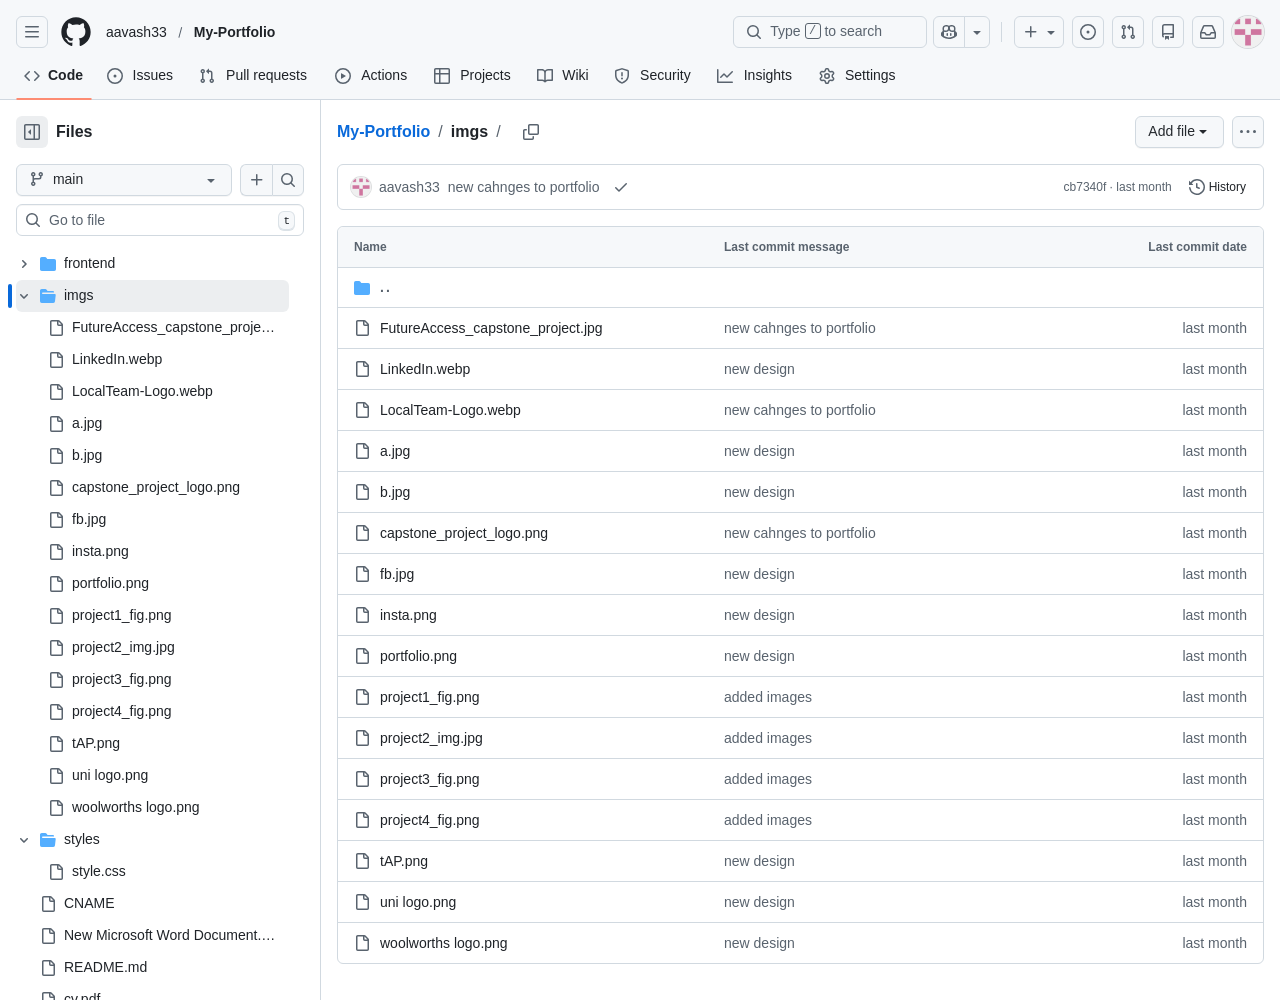
<file: FutureAccess_capstone_project.html>
<!DOCTYPE html>
<!-- saved from url=(0055)https://github.com/aavash33/My-Portfolio/tree/main/imgs -->
<html lang="en" data-color-mode="auto" data-light-theme="light" data-dark-theme="dark" data-a11y-animated-images="system" data-a11y-link-underlines="true" data-js-focus-visible="" data-turbo-loaded=""><head><meta http-equiv="Content-Type" content="text/html; charset=UTF-8"><style type="text/css">.turbo-progress-bar {
  position: fixed;
  display: block;
  top: 0;
  left: 0;
  height: 3px;
  background: #0076ff;
  z-index: 2147483647;
  transition:
    width 300ms ease-out,
    opacity 150ms 150ms ease-in;
  transform: translate3d(0, 0, 0);
}
</style><style>
:root {
  --fontStack-monospace: "Monaspace Neon", ui-monospace, SFMono-Regular, SF Mono, Menlo, Consolas, Liberation Mono, monospace !important;
}
</style>




  
    
  
  
  
  
  
  

  

  <link crossorigin="anonymous" media="all" rel="stylesheet" href="./FutureAccess_capstone_project_files/light-dac525bbd821.css"><link crossorigin="anonymous" media="all" rel="stylesheet" href="./FutureAccess_capstone_project_files/dark-784387e86ac0.css"><link data-color-theme="light_high_contrast" crossorigin="anonymous" media="all" rel="stylesheet" data-href="https://github.githubassets.com/assets/light_high_contrast-56ccf4057897.css"><link data-color-theme="light_colorblind" crossorigin="anonymous" media="all" rel="stylesheet" data-href="https://github.githubassets.com/assets/light_colorblind-0e24752a7d2b.css"><link data-color-theme="light_colorblind_high_contrast" crossorigin="anonymous" media="all" rel="stylesheet" data-href="https://github.githubassets.com/assets/light_colorblind_high_contrast-412af2517363.css"><link data-color-theme="light_tritanopia" crossorigin="anonymous" media="all" rel="stylesheet" data-href="https://github.githubassets.com/assets/light_tritanopia-6186e83663dc.css"><link data-color-theme="light_tritanopia_high_contrast" crossorigin="anonymous" media="all" rel="stylesheet" data-href="https://github.githubassets.com/assets/light_tritanopia_high_contrast-9d33c7aea2e7.css"><link data-color-theme="dark_high_contrast" crossorigin="anonymous" media="all" rel="stylesheet" data-href="https://github.githubassets.com/assets/dark_high_contrast-79bd5fd84a86.css"><link data-color-theme="dark_colorblind" crossorigin="anonymous" media="all" rel="stylesheet" data-href="https://github.githubassets.com/assets/dark_colorblind-75db11311555.css"><link data-color-theme="dark_colorblind_high_contrast" crossorigin="anonymous" media="all" rel="stylesheet" data-href="https://github.githubassets.com/assets/dark_colorblind_high_contrast-f2c1045899a2.css"><link data-color-theme="dark_tritanopia" crossorigin="anonymous" media="all" rel="stylesheet" data-href="https://github.githubassets.com/assets/dark_tritanopia-f46d293c6ff3.css"><link data-color-theme="dark_tritanopia_high_contrast" crossorigin="anonymous" media="all" rel="stylesheet" data-href="https://github.githubassets.com/assets/dark_tritanopia_high_contrast-e4b5684db29d.css"><link data-color-theme="dark_dimmed" crossorigin="anonymous" media="all" rel="stylesheet" data-href="https://github.githubassets.com/assets/dark_dimmed-72c58078e707.css"><link data-color-theme="dark_dimmed_high_contrast" crossorigin="anonymous" media="all" rel="stylesheet" data-href="https://github.githubassets.com/assets/dark_dimmed_high_contrast-956cb5dfcb85.css">

  <style type="text/css">
    :root {
      --tab-size-preference: 4;
    }

    pre, code {
      tab-size: var(--tab-size-preference);
    }
  </style>

    <link crossorigin="anonymous" media="all" rel="stylesheet" href="./FutureAccess_capstone_project_files/primer-primitives-c37d781e2da5.css">
    <link crossorigin="anonymous" media="all" rel="stylesheet" href="./FutureAccess_capstone_project_files/primer-dc3bfaf4b78e.css">
    <link crossorigin="anonymous" media="all" rel="stylesheet" href="./FutureAccess_capstone_project_files/global-14019852d837.css">
    <link crossorigin="anonymous" media="all" rel="stylesheet" href="./FutureAccess_capstone_project_files/github-6d0965b43add.css">
  <link crossorigin="anonymous" media="all" rel="stylesheet" href="./FutureAccess_capstone_project_files/repository-5d735668c600.css">
<link crossorigin="anonymous" media="all" rel="stylesheet" href="./FutureAccess_capstone_project_files/code-f0247a8b45d0.css">

  

  <script type="application/json" id="client-env">{"locale":"en","featureFlags":["a11y_status_checks_ruleset","action_yml_language_service","actions_custom_images_public_preview_visibility","actions_custom_images_storage_billing_ui_visibility","actions_enable_snapshot_keyword","actions_image_version_event","actions_workflow_language_service","actions_workflow_language_service_allow_case_function","agent_session_retry_fetch_capi_on_401","alternate_user_config_repo","api_insights_show_missing_data_banner","arianotify_comprehensive_migration","billing_hard_budget_limits_for_licenses","billing_ui_budget_pagination_enabled","codespaces_prebuild_region_target_update","coding_agent_model_selection","contentful_lp_footnotes","copilot_3p_agent_hovercards","copilot_agent_cli_public_preview","copilot_agent_sessions_alive_updates","copilot_agent_task_list_v2","copilot_agent_tasks_btn_code_nav","copilot_agent_tasks_btn_code_view","copilot_agent_tasks_btn_code_view_lines","copilot_agent_tasks_btn_repo","copilot_agents_blankslate_mem_requests","copilot_api_agentic_issue_marshal_yaml","copilot_chat_agents_empty_state","copilot_chat_attach_multiple_images","copilot_chat_clear_model_selection_for_default_change","copilot_chat_disable_model_picker_while_streaming","copilot_chat_file_redirect","copilot_chat_input_commands","copilot_chat_opening_thread_switch","copilot_chat_reduce_quota_checks","copilot_chat_search_bar_redirect","copilot_chat_selection_attachments","copilot_chat_vision_in_claude","copilot_chat_vision_preview_gate","copilot_coding_agent_task_response","copilot_custom_copilots","copilot_custom_copilots_feature_preview","copilot_duplicate_thread","copilot_extensions_hide_in_dotcom_chat","copilot_extensions_removal_on_marketplace","copilot_features_raycast_logo","copilot_file_block_ref_matching","copilot_ftp_hyperspace_upgrade_prompt","copilot_icebreakers_experiment_dashboard","copilot_icebreakers_experiment_hyperspace","copilot_immersive_generate_thread_name_async","copilot_immersive_job_result_preview","copilot_immersive_structured_model_picker","copilot_immersive_task_hyperlinking","copilot_immersive_task_within_chat_thread","copilot_issue_list_show_more","copilot_org_policy_page_focus_mode","copilot_pipes_code_nodes","copilot_pipes_github_graphql_nodes","copilot_premium_request_quotas","copilot_redirect_header_button_to_agents","copilot_security_alert_assignee_options","copilot_share_active_subthread","copilot_spaces_ga","copilot_spaces_individual_policies_ga","copilot_spaces_public_access_to_user_owned_spaces","copilot_spark_empty_state","copilot_spark_handle_nil_friendly_name","copilot_stable_conversation_view","copilot_swe_agent_progress_commands","copilot_swe_agent_use_subagents","copilot_unconfigured_is_inherited","custom_properties_split_properties_editing_page","dashboard_indexeddb_caching","dashboard_lists_max_age_filter","dashboard_universe_2025","dashboard_universe_2025_feedback_dialog","dom_node_counts","enterprise_ai_controls","failbot_report_error_react_apps_on_page","fgpat_permissions_selector_redesign","flex_cta_groups_mvp","global_nav_react","global_nav_react_feature_preview","global_nav_react_teams_settings_page","global_nav_repo_picker_debounce","hide_groups_list_for_few_groups","hyperspace_2025_logged_out_batch_1","initial_per_page_pagination_updates","issue_fields_compact_view","issue_fields_global_search","issue_fields_report_usage","issue_fields_timeline_events","issues_cache_operation_timeout","issues_cca_assign_actor_with_agent","issues_expanded_file_types","issues_lazy_load_comment_box_suggestions","issues_preheating_dependency_issues","issues_preheating_issue_row","issues_preheating_main","issues_preheating_memex","issues_preheating_parent_issue","issues_preheating_secondary","issues_preheating_sub_issues","issues_preheating_timeline_issues","issues_react_bots_timeline_pagination","issues_react_chrome_container_query_fix","issues_react_client_side_caching_analytics","issues_react_client_side_caching_cb","issues_react_custom_hpc_metric","issues_react_extended_preheat_analytics","issues_react_hot_cache","issues_react_include_bots_in_pickers","issues_react_prohibit_title_fallback","issues_react_safari_scroll_preservation","issues_react_turbo_cache_navigation","issues_react_ui_feedback","issues_react_use_turbo_for_cross_repo_navigation","issues_report_sidebar_interactions","lifecycle_label_name_updates","loops_service_graphql_execution","marketing_pages_search_explore_provider","memex_default_issue_create_repository","memex_display_button_config_menu","memex_grouped_by_edit_route","memex_live_update_hovercard","memex_mwl_filter_field_delimiter","memex_roadmap_drag_style","mission_control_retry_on_401","mission_control_use_body_html","open_agent_session_in_vscode_insiders","open_agent_session_in_vscode_stable","pr_sfv_new_diff_fetch","primer_react_css_has_selector_perf","projects_assignee_max_limit","prs_conversations_react_split","pull_request_files_accurate_size_estimates","pull_request_files_changelog_link","pull_request_files_virtualization","pull_request_files_virtualization_containment","react_quality_profiling","repos_insights_remove_new_url","repository_suggester_elastic_search","request_position_for_pending_comments","ruleset_deletion_confirmation","sample_network_conn_type","site_calculator_actions_2025","site_features_copilot_universe","site_homepage_collaborate_video","spark_prompt_secret_scanning","spark_server_connection_status","swe_agent_member_requests","swe_agent_member_requests_agent_panel","viewscreen_sandbox","webp_support","workbench_store_readonly"],"login":"aavash33","copilotApiOverrideUrl":"https://api.individual.githubcopilot.com"}</script>
<script crossorigin="anonymous" type="module" src="./FutureAccess_capstone_project_files/wp-runtime-733c80b7221c.js.download" defer="defer"></script>
<script crossorigin="anonymous" type="module" src="./FutureAccess_capstone_project_files/6488-de87864e6818.js.download" defer="defer"></script>
<script crossorigin="anonymous" type="module" src="./FutureAccess_capstone_project_files/78298-e2b301acbc0e.js.download" defer="defer"></script>
<script crossorigin="anonymous" type="module" src="./FutureAccess_capstone_project_files/82075-ddabaa5df8f1.js.download" defer="defer"></script>
<script crossorigin="anonymous" type="module" src="./FutureAccess_capstone_project_files/environment-112a4ebf88e5.js.download" defer="defer"></script>
<script crossorigin="anonymous" type="module" src="./FutureAccess_capstone_project_files/97068-2c8e697c6e8c.js.download" defer="defer"></script>
<script crossorigin="anonymous" type="module" src="./FutureAccess_capstone_project_files/43784-4652ae97a661.js.download" defer="defer"></script>
<script crossorigin="anonymous" type="module" src="./FutureAccess_capstone_project_files/4712-6fc930a63a4b.js.download" defer="defer"></script>
<script crossorigin="anonymous" type="module" src="./FutureAccess_capstone_project_files/81028-4fa90b716172.js.download" defer="defer"></script>
<script crossorigin="anonymous" type="module" src="./FutureAccess_capstone_project_files/74911-498f12492577.js.download" defer="defer"></script>
<script crossorigin="anonymous" type="module" src="./FutureAccess_capstone_project_files/91853-448038d8f9ef.js.download" defer="defer"></script>
<script crossorigin="anonymous" type="module" src="./FutureAccess_capstone_project_files/78143-31968346cf4c.js.download" defer="defer"></script>
<script crossorigin="anonymous" type="module" src="./FutureAccess_capstone_project_files/78954-eeadcb8a29db.js.download" defer="defer"></script>
<script crossorigin="anonymous" type="module" src="./FutureAccess_capstone_project_files/github-elements-0fb6acf0f24b.js.download" defer="defer"></script>
<script crossorigin="anonymous" type="module" src="./FutureAccess_capstone_project_files/element-registry-a43d6c1b55c4.js.download" defer="defer"></script>
<script crossorigin="anonymous" type="module" src="./FutureAccess_capstone_project_files/react-core-278eb9af3a2e.js.download" defer="defer"></script>
<script crossorigin="anonymous" type="module" src="./FutureAccess_capstone_project_files/react-lib-b492ee0e2c35.js.download" defer="defer"></script>
<script crossorigin="anonymous" type="module" src="./FutureAccess_capstone_project_files/90780-1a0f3d593ff0.js.download" defer="defer"></script>
<script crossorigin="anonymous" type="module" src="./FutureAccess_capstone_project_files/28546-ee41c9313871.js.download" defer="defer"></script>
<script crossorigin="anonymous" type="module" src="./FutureAccess_capstone_project_files/17688-a9e16fb5ed13.js.download" defer="defer"></script>
<script crossorigin="anonymous" type="module" src="./FutureAccess_capstone_project_files/15938-1bc2c363d5ed.js.download" defer="defer"></script>
<script crossorigin="anonymous" type="module" src="./FutureAccess_capstone_project_files/70191-36bdeb9f5eb6.js.download" defer="defer"></script>
<script crossorigin="anonymous" type="module" src="./FutureAccess_capstone_project_files/7332-5ea4ccf72018.js.download" defer="defer"></script>
<script crossorigin="anonymous" type="module" src="./FutureAccess_capstone_project_files/66721-c03c0d8e4fbe.js.download" defer="defer"></script>
<script crossorigin="anonymous" type="module" src="./FutureAccess_capstone_project_files/89708-97b7bb596019.js.download" defer="defer"></script>
<script crossorigin="anonymous" type="module" src="./FutureAccess_capstone_project_files/51519-08058b4d6d41.js.download" defer="defer"></script>
<script crossorigin="anonymous" type="module" src="./FutureAccess_capstone_project_files/2608-450177e3aea5.js.download" defer="defer"></script>
<script crossorigin="anonymous" type="module" src="./FutureAccess_capstone_project_files/96384-94f4e11ad43a.js.download" defer="defer"></script>
<script crossorigin="anonymous" type="module" src="./FutureAccess_capstone_project_files/19718-302da6273821.js.download" defer="defer"></script>
<script crossorigin="anonymous" type="module" src="./FutureAccess_capstone_project_files/behaviors-b339b65314c0.js.download" defer="defer"></script>
<script crossorigin="anonymous" type="module" src="./FutureAccess_capstone_project_files/37911-8ca53539e04e.js.download" defer="defer"></script>
<script crossorigin="anonymous" type="module" src="./FutureAccess_capstone_project_files/notifications-global-09b60cb040de.js.download" defer="defer"></script>
<script crossorigin="anonymous" type="module" src="./FutureAccess_capstone_project_files/97582-905c58277a41.js.download" defer="defer"></script>
<script crossorigin="anonymous" type="module" src="./FutureAccess_capstone_project_files/33727-6ee638717be5.js.download" defer="defer"></script>
<script crossorigin="anonymous" type="module" src="./FutureAccess_capstone_project_files/16206-b21b27ebf9b7.js.download" defer="defer"></script>
<script crossorigin="anonymous" type="module" src="./FutureAccess_capstone_project_files/90787-9c76db2bc97d.js.download" defer="defer"></script>
<script crossorigin="anonymous" type="module" src="./FutureAccess_capstone_project_files/codespaces-f1f261e145e1.js.download" defer="defer"></script>
<script crossorigin="anonymous" type="module" src="./FutureAccess_capstone_project_files/50170-e702810dc9f9.js.download" defer="defer"></script>
<script crossorigin="anonymous" type="module" src="./FutureAccess_capstone_project_files/36562-7b59c8ba8e45.js.download" defer="defer"></script>
<script crossorigin="anonymous" type="module" src="./FutureAccess_capstone_project_files/repositories-39d8e16f1e26.js.download" defer="defer"></script>
<script crossorigin="anonymous" type="module" src="./FutureAccess_capstone_project_files/53996-671cb3f664b7.js.download" defer="defer"></script>
<script crossorigin="anonymous" type="module" src="./FutureAccess_capstone_project_files/code-menu-e79e57599f8a.js.download" defer="defer"></script>
  
  <link crossorigin="anonymous" media="all" rel="stylesheet" href="./FutureAccess_capstone_project_files/primer-react.272733bb6899c5359cf5.module.css">
<link crossorigin="anonymous" media="all" rel="stylesheet" href="./FutureAccess_capstone_project_files/notifications-subscriptions-menu.933100a30c03fd4e8ae4.module.css">


  



  
  
  
  

    
  


  


    


  
  

  
  

    



  

  




    

  

    

    

      

      

    
    
    

      
  
  


      
      


      


      
      
      

        


  <meta http-equiv="x-pjax-version" content="8f8f1686faa82a057b481a941093c54d3eca93fbc80483ff469f4fb925db5b14" data-turbo-track="reload">
  <meta http-equiv="x-pjax-csp-version" content="21a43568025709b66240454fc92d4f09335a96863f8ab1c46b4a07f6a5b67102" data-turbo-track="reload">
  <meta http-equiv="x-pjax-css-version" content="11db81fa29d9c0cc06e1edce1a65a9d290233af282800834cf371831e6dfea11" data-turbo-track="reload">
  <meta http-equiv="x-pjax-js-version" content="4cf879a11b0a28a85543899a36aaee9ec9ca2fb7bedad86c0da5731193c95f01" data-turbo-track="reload">

  

      
  

  



      


    
  


  

  

  
  

  
  
  





  

  <link rel="stylesheet" type="text/css" href="./FutureAccess_capstone_project_files/4717.f502b7b14e3ff3edc71d.module.css" crossorigin="anonymous"><link rel="stylesheet" type="text/css" href="./FutureAccess_capstone_project_files/14814.29aaeaafa90f007c6f61.module.css" crossorigin="anonymous"><link rel="stylesheet" type="text/css" href="./FutureAccess_capstone_project_files/24291.933100a30c03fd4e8ae4.module.css" crossorigin="anonymous"><link rel="stylesheet" type="text/css" href="./FutureAccess_capstone_project_files/47657.b14b6fddffe5b4a1fb97.module.css" crossorigin="anonymous"><style data-styled="active" data-styled-version="5.3.11"></style><link rel="stylesheet" type="text/css" href="./FutureAccess_capstone_project_files/2116.69bec32a57ac1a092367.module.css" crossorigin="anonymous"><link rel="stylesheet" type="text/css" href="./FutureAccess_capstone_project_files/28633.4f47147a32c89ffb4097.module.css" crossorigin="anonymous"><link rel="stylesheet" type="text/css" href="./FutureAccess_capstone_project_files/34580.aaf3fc5176becb7d72db.module.css" crossorigin="anonymous"><link rel="stylesheet" type="text/css" href="./FutureAccess_capstone_project_files/6873.44b521786393825e5c12.module.css" crossorigin="anonymous"><style id="ms-consent-banner-main-styles">.w8hcgFksdo30C8w-bygqu{color:#000}.ydkKdaztSS0AeHWIeIHsQ a{color:#0067B8}.erL690_8JwUW-R4bJRcfl{background-color:#EBEBEB;border:none;color:#000}.erL690_8JwUW-R4bJRcfl:enabled:hover{color:#000;background-color:#DBDBDB;box-shadow:0px 4px 10px rgba(0,0,0,0.25);border:none}.erL690_8JwUW-R4bJRcfl:enabled:focus{background-color:#DBDBDB;box-shadow:0px 4px 10px rgba(0,0,0,0.25);border:2px solid #000}.erL690_8JwUW-R4bJRcfl:disabled{opacity:1;color:rgba(0,0,0,0.2);background-color:rgba(0,0,0,0.2);border:none}._1zNQOqxpBFSokeCLGi_hGr{border:none;background-color:#0067B8;color:#fff}._1zNQOqxpBFSokeCLGi_hGr:enabled:hover{color:#fff;background-color:#0067B8;box-shadow:0px 4px 10px rgba(0,0,0,0.25);border:none}._1zNQOqxpBFSokeCLGi_hGr:enabled:focus{background-color:#0067B8;box-shadow:0px 4px 10px rgba(0,0,0,0.25);border:2px solid #000}._1zNQOqxpBFSokeCLGi_hGr:disabled{opacity:1;color:rgba(0,0,0,0.2);background-color:rgba(0,120,215,0.2);border:none}._23tra1HsiiP6cT-Cka-ycB{position:relative;display:flex;z-index:9999;width:100%;background-color:#F2F2F2;justify-content:space-between;text-align:left}div[dir="rtl"]._23tra1HsiiP6cT-Cka-ycB{text-align:right}._1Upc2NjY8AlDn177YoVj0y{margin:0;padding-left:5%;padding-top:8px;padding-bottom:8px}div[dir="rtl"] ._1Upc2NjY8AlDn177YoVj0y{margin:0;padding:8px 5% 8px 0;float:none}._23tra1HsiiP6cT-Cka-ycB svg{fill:none;max-width:none;max-height:none}._1V_hlU-7jdtPiooHMu89BB{display:table-cell;padding:12px;width:24px;height:24px;font-family:Segoe UI, SegoeUI, Arial, sans-serif;font-style:normal;font-weight:normal;font-size:24px;line-height:0}.f6QKJD7fhSbnJLarTL-W-{display:table-cell;vertical-align:middle;padding:0;font-family:Segoe UI, SegoeUI, Arial, sans-serif;font-style:normal;font-weight:normal;font-size:13px;line-height:16px}.f6QKJD7fhSbnJLarTL-W- a{text-decoration:underline}._2j0fmugLb1FgYz6KPuB91w{display:inline-block;margin-left:5%;margin-right:5%;min-width:40%;min-width:calc((150px + 3 * 4px) * 2 + 150px);min-width:-webkit-fit-content;min-width:-moz-fit-content;min-width:fit-content;align-self:center;position:relative}._1XuCi2WhiqeWRUVp3pnFG3{margin:4px;padding:5px;min-width:150px;min-height:36px;vertical-align:top;cursor:pointer;font-family:Segoe UI, SegoeUI, Arial, sans-serif;font-style:normal;font-weight:normal;font-size:15px;line-height:20px;text-align:center}._1XuCi2WhiqeWRUVp3pnFG3:focus{box-sizing:border-box}._1XuCi2WhiqeWRUVp3pnFG3:disabled{cursor:not-allowed}._2bvsb3ubApyZ0UGoQA9O9T{display:block;position:fixed;z-index:10000;top:0;left:0;width:100%;height:100%;background-color:rgba(255,255,255,0.6);overflow:auto;text-align:left}div[dir="rtl"]._2bvsb3ubApyZ0UGoQA9O9T{text-align:right}div[dir="rtl"] ._2bvsb3ubApyZ0UGoQA9O9T{left:auto;right:0}.AFsJE948muYyzCMktdzuk{position:relative;top:8%;margin-bottom:40px;margin-left:auto;margin-right:auto;box-sizing:border-box;width:640px;background-color:#fff;border:1px solid #0067B8}._3kWyBRbW_dgnMiEyx06Fu4{float:right;z-index:1;margin:2px;padding:12px;border:none;cursor:pointer;font-family:Segoe UI, SegoeUI, Arial, sans-serif;font-style:normal;font-weight:normal;font-size:13px;line-height:13px;display:flex;align-items:center;text-align:center;color:#666;background-color:#fff}div[dir="rtl"] ._3kWyBRbW_dgnMiEyx06Fu4{margin:2px;padding:12px;float:left}.uCYvKvHXrhjNgflv1VqdD{position:static;margin-top:36px;margin-left:36px;margin-right:36px}._17pX1m9O_W--iZbDt3Ta5r{margin-top:0;margin-bottom:12px;font-family:Segoe UI, SegoeUI, Arial, sans-serif;font-style:normal;font-weight:600;font-size:20px;line-height:24px;text-transform:none}._1kBkHQ1V1wu3kl-YcLgUr6{height:446px;overflow:auto}._20_nXDf6uFs9Q6wxRXG-I-{margin-top:0;font-family:Segoe UI, SegoeUI, Arial, sans-serif;font-style:normal;font-weight:normal;font-size:15px;line-height:20px}._20_nXDf6uFs9Q6wxRXG-I- a{text-decoration:underline}dl._2a0NH_GDQEQe5Ynfo7suVH{margin-top:36px;margin-bottom:0;padding:0;list-style:none;text-transform:none}dt._3j_LCPv7fyXv3A8FIXVwZ4{margin-top:20px;float:none;font-family:Segoe UI, SegoeUI, Arial, sans-serif;font-style:normal;font-weight:600;font-size:18px;line-height:24px;list-style:none}.k-vxTGFbdq1aOZB2HHpjh{margin:0;padding:0;border:none}._2Bucyy75c_ogoU1g-liB5R{margin:0;padding:0;border-bottom:none;font-family:Segoe UI, SegoeUI, Arial, sans-serif;font-style:normal;font-weight:600;font-size:18px;line-height:24px;text-transform:none}._63gwfzV8dclrsl2cfd90r{display:inline-block;margin-top:0;margin-bottom:13px;font-family:Segoe UI, SegoeUI, Arial, sans-serif;font-style:normal;font-weight:normal;font-size:15px;line-height:20px}._1l8wM_4mRYGz3Iu7l3BZR7{display:block}._2UE03QS02aZGkslegN_F-i{display:inline-block;position:relative;left:5px;margin-bottom:13px;margin-right:34px;padding:3px}div[dir="rtl"] ._2UE03QS02aZGkslegN_F-i{margin:0 0 13px 34px;padding:3px;float:none}div[dir="rtl"] ._2UE03QS02aZGkslegN_F-i{left:auto;right:5px}._23tra1HsiiP6cT-Cka-ycB *::before,._2bvsb3ubApyZ0UGoQA9O9T *::before,._23tra1HsiiP6cT-Cka-ycB *::after,._2bvsb3ubApyZ0UGoQA9O9T *::after{box-sizing:inherit}._1HSFn0HzGo6w4ADApV8-c4{outline:2px solid rgba(0,0,0,0.8)}input[type="radio"]._1dp8Vp5m3HwAqGx8qBmFV2{display:inline-block;position:relative;margin-top:0;margin-left:0;margin-right:0;height:0;width:0;border-radius:0;cursor:pointer;outline:none;box-sizing:border-box;-webkit-appearance:none;-moz-appearance:none;appearance:none}input[type="radio"]._1dp8Vp5m3HwAqGx8qBmFV2+label::before{display:block;position:absolute;top:5px;left:3px;height:19px;width:19px;content:"";border-radius:50%;border:1px solid #000;background-color:#fff}div[dir="rtl"] input[type="radio"]._1dp8Vp5m3HwAqGx8qBmFV2+label::before{left:auto;right:3px}input[type="radio"]._1dp8Vp5m3HwAqGx8qBmFV2:not(:disabled)+label:hover::before{border:1px solid #0067B8}input[type="radio"]._1dp8Vp5m3HwAqGx8qBmFV2:not(:disabled)+label:hover::after{display:block;position:absolute;top:10px;left:8px;height:9px;width:9px;content:"";border-radius:50%;background-color:rgba(0,0,0,0.8)}div[dir="rtl"] input[type="radio"]._1dp8Vp5m3HwAqGx8qBmFV2:not(:disabled)+label:hover::after{left:auto;right:8px}input[type="radio"]._1dp8Vp5m3HwAqGx8qBmFV2:not(:disabled)+label:focus::before{border:1px solid #0067B8}input[type="radio"]._1dp8Vp5m3HwAqGx8qBmFV2:not(:disabled)+label:focus::after{display:block;position:absolute;top:10px;left:8px;height:9px;width:9px;content:"";border-radius:50%;background-color:#000}div[dir="rtl"] input[type="radio"]._1dp8Vp5m3HwAqGx8qBmFV2:not(:disabled)+label:focus::after{left:auto;right:8px}input[type="radio"]._1dp8Vp5m3HwAqGx8qBmFV2:checked+label::after{display:block;position:absolute;top:10px;left:8px;height:9px;width:9px;content:"";border-radius:50%;background-color:#000}div[dir="rtl"] input[type="radio"]._1dp8Vp5m3HwAqGx8qBmFV2:checked+label::after{left:auto;right:8px}input[type="radio"]._1dp8Vp5m3HwAqGx8qBmFV2:disabled+label{cursor:not-allowed}input[type="radio"]._1dp8Vp5m3HwAqGx8qBmFV2:disabled+label::before{border:1px solid rgba(0,0,0,0.2);background-color:rgba(0,0,0,0.2)}._3RJzeL3l9Rl_lAQEm6VwdX{display:block;position:static;float:right;margin-top:0;margin-bottom:0;margin-left:19px;margin-right:0;padding-top:0;padding-bottom:0;padding-left:8px;padding-right:0;width:80%;width:calc(100% - 19px);font-family:Segoe UI, SegoeUI, Arial, sans-serif;font-style:normal;font-weight:normal;font-size:15px;line-height:20px;text-transform:none;cursor:pointer;box-sizing:border-box}div[dir="rtl"] ._3RJzeL3l9Rl_lAQEm6VwdX{margin:0 19px 0 0;padding:0 8px 0 0;float:left}.nohp3sIG12ZBhzcMnPala{margin-top:20px;margin-bottom:48px}._2uhaEsmeotZ3P-M0AXo2kF{padding:0;width:278px;height:36px;cursor:pointer;font-family:Segoe UI, SegoeUI, Arial, sans-serif;font-style:normal;font-weight:normal;font-size:15px;line-height:20px;text-align:center}._2uhaEsmeotZ3P-M0AXo2kF:focus{box-sizing:border-box}._2uhaEsmeotZ3P-M0AXo2kF:disabled{cursor:not-allowed}._3tOu1FJ59c_xz_PmI1lKV5{float:right;padding:0;width:278px;height:36px;cursor:pointer;font-family:Segoe UI, SegoeUI, Arial, sans-serif;font-style:normal;font-weight:normal;font-size:15px;line-height:20px;text-align:center}._3tOu1FJ59c_xz_PmI1lKV5:focus{box-sizing:border-box}._3tOu1FJ59c_xz_PmI1lKV5:disabled{cursor:not-allowed}div[dir="rtl"] ._3tOu1FJ59c_xz_PmI1lKV5{margin:0;padding:0;float:left}@media only screen and (max-width: 768px){._2j0fmugLb1FgYz6KPuB91w,._1Upc2NjY8AlDn177YoVj0y{padding-top:8px;padding-bottom:12px;padding-left:3.75%;padding-right:3.75%;margin:0;width:92.5%}._23tra1HsiiP6cT-Cka-ycB{display:block}._1XuCi2WhiqeWRUVp3pnFG3{margin-bottom:8px;margin-left:0;margin-right:0;width:100%}._2bvsb3ubApyZ0UGoQA9O9T{overflow:hidden}.AFsJE948muYyzCMktdzuk{top:1.8%;width:93.33%;height:96.4%;overflow:hidden}.uCYvKvHXrhjNgflv1VqdD{margin-top:24px;margin-left:24px;margin-right:24px;height:100%}._1kBkHQ1V1wu3kl-YcLgUr6{height:62%;height:calc(100% - 188px);min-height:50%}._2uhaEsmeotZ3P-M0AXo2kF{width:100%}._3tOu1FJ59c_xz_PmI1lKV5{margin-bottom:12px;margin-left:0;width:100%}div[dir="rtl"] ._3tOu1FJ59c_xz_PmI1lKV5{margin:0 0 12px 0;padding:0;float:none}}@media only screen and (max-width: 768px) and (orientation: landscape), only screen and (max-height: 260px), only screen and (max-width: 340px){.AFsJE948muYyzCMktdzuk{overflow:auto}}@media only screen and (max-height: 260px), only screen and (max-width: 340px){._1XuCi2WhiqeWRUVp3pnFG3{min-width:0}._3kWyBRbW_dgnMiEyx06Fu4{padding:3%}.uCYvKvHXrhjNgflv1VqdD{margin-top:3%;margin-left:3%;margin-right:3%}._17pX1m9O_W--iZbDt3Ta5r{margin-bottom:3%}._1kBkHQ1V1wu3kl-YcLgUr6{height:calc(79% - 64px)}.nohp3sIG12ZBhzcMnPala{margin-top:5%;margin-bottom:10%}._3tOu1FJ59c_xz_PmI1lKV5{margin-bottom:3%}div[dir="rtl"] ._3tOu1FJ59c_xz_PmI1lKV5{margin:0 0 3% 0;padding:0;float:none}}
</style><style type="text/css" id="ms-consent-banner-theme-styles">._23tra1HsiiP6cT-Cka-ycB {
            background-color: #24292f !important;
        }.w8hcgFksdo30C8w-bygqu {
            color: #ffffff !important;
        }.ydkKdaztSS0AeHWIeIHsQ a {
            color: #d8b9ff !important;
        }._2bvsb3ubApyZ0UGoQA9O9T {
            background-color: rgba(23, 23, 23, 0.8) !important;
        }.AFsJE948muYyzCMktdzuk {
            background-color: #24292f !important;
            border: 1px solid #d8b9ff !important;
        }._3kWyBRbW_dgnMiEyx06Fu4 {
            color: #d8b9ff !important;
            background-color: #24292f !important;
        }._1zNQOqxpBFSokeCLGi_hGr {
            border: 1px solid #ffffff !important;
            background-color: #ffffff !important;
            color: #1f2328 !important;
        }._1zNQOqxpBFSokeCLGi_hGr:enabled:hover {
            color: #1f2328 !important;
            background-color: #d8b9ff !important;
            box-shadow: none !important;
            border: 1px solid transparent !important;
        }._1zNQOqxpBFSokeCLGi_hGr:enabled:focus {
            background-color: #d8b9ff !important;
            box-shadow: none !important;
            border: 2px solid #ffffff !important;
        }._1zNQOqxpBFSokeCLGi_hGr:disabled {
            opacity: 0.5 !important;
            color: #1f2328 !important;
            background-color: #ffffff !important;
            border: 1px solid transparent !important;
        }.erL690_8JwUW-R4bJRcfl {
            border: 1px solid #eaeef2 !important;
            background-color: #32383f !important;
            color: #ffffff !important;
        }.erL690_8JwUW-R4bJRcfl:enabled:hover {
            color: #ffffff !important;
            background-color: #24292f !important;
            box-shadow: none !important;
            border: 1px solid #ffffff !important;
        }.erL690_8JwUW-R4bJRcfl:enabled:focus {
            background-color: #24292f !important;
            box-shadow: none !important;
            border: 2px solid #6e7781 !important;
        }.erL690_8JwUW-R4bJRcfl:disabled {
            opacity: 0.5 !important;
            color: #ffffff !important;
            background-color: #424a53 !important;
            border: 1px solid #6e7781 !important;
        }input[type="radio"]._1dp8Vp5m3HwAqGx8qBmFV2 + label::before {
            border: 1px solid #d8b9ff !important;
            background-color: #24292f !important;
        }._1HSFn0HzGo6w4ADApV8-c4 {
            outline: 2px solid #ffffff !important;
        }input[type="radio"]._1dp8Vp5m3HwAqGx8qBmFV2:checked + label::after {
            background-color: #d8b9ff !important;
        }input[type="radio"]._1dp8Vp5m3HwAqGx8qBmFV2 + label:hover::before {
            border: 1px solid #ffffff !important;
        }input[type="radio"]._1dp8Vp5m3HwAqGx8qBmFV2 + label:hover::after {
            background-color: #ffffff !important;
        }input[type="radio"]._1dp8Vp5m3HwAqGx8qBmFV2 + label:focus::before {
            border: 1px solid #ffffff !important;
        }input[type="radio"]._1dp8Vp5m3HwAqGx8qBmFV2 + label:focus::after {
            background-color: #d8b9ff !important;
        }input[type="radio"]._1dp8Vp5m3HwAqGx8qBmFV2:disabled + label::before {
            border: 1px solid rgba(227, 227, 227, 0.2) !important;
            background-color: rgba(227, 227, 227, 0.2) !important;
        }</style><link rel="stylesheet" type="text/css" href="./FutureAccess_capstone_project_files/47960.c45fd550ef706d41ec61.module.css" crossorigin="anonymous"><link rel="stylesheet" type="text/css" href="./FutureAccess_capstone_project_files/65335.d69f52e48bac01d37b45.module.css" crossorigin="anonymous"><link crossorigin="anonymous" media="all" rel="stylesheet" href="./FutureAccess_capstone_project_files/settings-31d1ba473f13.css"><link crossorigin="anonymous" media="all" rel="stylesheet" href="./FutureAccess_capstone_project_files/suggestions-0c8821d5df7c.css"><script type="module" src="./FutureAccess_capstone_project_files/44759-50f8001aa38a.js.download"></script><script type="module" src="./FutureAccess_capstone_project_files/95322-05b3110dd317.js.download"></script><script type="module" src="./FutureAccess_capstone_project_files/settings-280d6d16d877.js.download"></script><style type="text/css" id="ms-consent-banner-theme-styles"></style><link crossorigin="anonymous" media="all" rel="stylesheet" href="./FutureAccess_capstone_project_files/react-code-view.3c79b0f5262d5d642c72.module.css"><script type="module" src="./FutureAccess_capstone_project_files/primer-react-461f94d12ce0.js.download"></script><script type="module" src="./FutureAccess_capstone_project_files/octicons-react-a215e6ee021a.js.download"></script><script type="module" src="./FutureAccess_capstone_project_files/31475-2b0a1453a474.js.download"></script><script type="module" src="./FutureAccess_capstone_project_files/40746-9d8f02df7f67.js.download"></script><script type="module" src="./FutureAccess_capstone_project_files/40799-3861f5a0c503.js.download"></script><script type="module" src="./FutureAccess_capstone_project_files/99418-9d4961969e0d.js.download"></script><script type="module" src="./FutureAccess_capstone_project_files/33915-05ba9b3edc31.js.download"></script><script type="module" src="./FutureAccess_capstone_project_files/51220-1830aac4fd9d.js.download"></script><script type="module" src="./FutureAccess_capstone_project_files/46252-3eda8ac20d8b.js.download"></script><script type="module" src="./FutureAccess_capstone_project_files/90108-8609dee239df.js.download"></script><script type="module" src="./FutureAccess_capstone_project_files/59672-2f26073a8e5f.js.download"></script><script type="module" src="./FutureAccess_capstone_project_files/67111-9f0d91d7c671.js.download"></script><script type="module" src="./FutureAccess_capstone_project_files/40771-a4b857c302f3.js.download"></script><script type="module" src="./FutureAccess_capstone_project_files/66990-9de206c4d4ba.js.download"></script><script type="module" src="./FutureAccess_capstone_project_files/29665-1d34baf5b8ee.js.download"></script><script type="module" src="./FutureAccess_capstone_project_files/91232-38fdf1db65e3.js.download"></script><script type="module" src="./FutureAccess_capstone_project_files/67129-c3c21f7e6308.js.download"></script><script type="module" src="./FutureAccess_capstone_project_files/6623-0822648f6b5a.js.download"></script><script type="module" src="./FutureAccess_capstone_project_files/10288-53a0deeeeb6a.js.download"></script><script type="module" src="./FutureAccess_capstone_project_files/35843-dfb9c8787894.js.download"></script><script type="module" src="./FutureAccess_capstone_project_files/3966-ac07e616ad8a.js.download"></script><script type="module" src="./FutureAccess_capstone_project_files/react-code-view-09d3a41cae95.js.download"></script><style data-styled="true" data-styled-version="5.3.11" data-react-root-id="ef6098d8-3d3d-497a-ad28-edc84c04a642">.jmjlbk{width:100%;}/*!sc*/
@media screen and (min-width:544px){.jmjlbk{width:100%;}}/*!sc*/
@media screen and (min-width:768px){.jmjlbk{width:auto;}}/*!sc*/
.cIRiaH{max-height:100%;height:100%;display:-webkit-box;display:-webkit-flex;display:-ms-flexbox;display:flex;-webkit-flex-direction:column;-ms-flex-direction:column;flex-direction:column;}/*!sc*/
@media screen and (max-width:768px){.cIRiaH{display:none;}}/*!sc*/
@media screen and (min-width:768px){.cIRiaH{max-height:100vh;height:100vh;}}/*!sc*/
.fvNWEZ{display:-webkit-box;display:-webkit-flex;display:-ms-flexbox;display:flex;width:100%;margin-bottom:16px;-webkit-align-items:center;-webkit-box-align:center;-ms-flex-align:center;align-items:center;}/*!sc*/
@media screen and (max-width:768px){.bCYVKR{display:none;}}/*!sc*/
.cybVuK{margin-left:auto;margin-right:auto;-webkit-flex-direction:column;-ms-flex-direction:column;flex-direction:column;padding-bottom:40px;max-width:100%;margin-top:0;}/*!sc*/
.gSjuRy{display:inherit;}/*!sc*/
.jyTWxL{margin-left:16px;margin-right:16px;}/*!sc*/
.hGzGyY{display:-webkit-box;display:-webkit-flex;display:-ms-flexbox;display:flex;-webkit-flex-direction:row;-ms-flex-direction:row;flex-direction:row;}/*!sc*/
.cJXRZE{width:100%;height:-webkit-fit-content;height:-moz-fit-content;height:fit-content;min-width:0;margin-right:0;}/*!sc*/
.fpyUWF{height:40px;padding-left:4px;padding-bottom:16px;}/*!sc*/
.iafbuG{top:0px;z-index:4;background:var(--bgColor-default,var(--color-canvas-default));position:-webkit-sticky;position:sticky;}/*!sc*/
.iNRqcN{display:none;min-width:0;padding-top:8px;padding-bottom:8px;}/*!sc*/
.koZdcA{border-radius:6px 6px 0px 0px;}/*!sc*/
.dIDnLY{border:1px solid;border-top:none;border-color:var(--borderColor-default,var(--color-border-default,#30363d));border-radius:0px 0px 6px 6px;min-width:273px;}/*!sc*/
.hhuNfn{background-color:var(--bgColor-default,var(--color-canvas-default));border:0px;border-width:0;border-radius:0px 0px 6px 6px;padding:0;min-width:0;margin-top:46px;}/*!sc*/
.hNuvaP{display:-webkit-box;display:-webkit-flex;display:-ms-flexbox;display:flex;-webkit-flex:1;-ms-flex:1;flex:1;padding-top:8px;padding-bottom:8px;-webkit-flex-direction:column;-ms-flex-direction:column;flex-direction:column;-webkit-box-pack:justify;-webkit-justify-content:space-between;-ms-flex-pack:justify;justify-content:space-between;min-width:0;position:relative;}/*!sc*/
.kBkfpQ{position:relative;}/*!sc*/
.lnfLer{-webkit-flex:1;-ms-flex:1;flex:1;position:relative;min-width:0;}/*!sc*/
.djZnHX{tab-size:4;isolation:isolate;position:relative;overflow:auto;max-width:unset;}/*!sc*/
.vdPNv{position:fixed;top:0;right:0;height:100%;width:15px;-webkit-transition:-webkit-transform 0.3s;-webkit-transition:transform 0.3s;transition:transform 0.3s;z-index:1;}/*!sc*/
.vdPNv:hover{-webkit-transform:scaleX(1.5);-ms-transform:scaleX(1.5);transform:scaleX(1.5);}/*!sc*/
data-styled.g1[id="Box-sc-62in7e-0"]{content:"jmjlbk,cIRiaH,fvNWEZ,bCYVKR,cybVuK,gSjuRy,jyTWxL,hGzGyY,cJXRZE,fpyUWF,iafbuG,iNRqcN,koZdcA,dIDnLY,hhuNfn,hNuvaP,kBkfpQ,lnfLer,djZnHX,vdPNv,"}/*!sc*/
.hfSsoj[data-size="medium"][data-no-visuals]{display:none;}/*!sc*/
data-styled.g16[id="Button__StyledButtonComponent-sc-vqy3e4-0"]{content:"hfSsoj,"}/*!sc*/
.dWfbpP{font-size:16px;margin-left:8px;}/*!sc*/
data-styled.g24[id="Heading-sc-1vc165i-0"]{content:"dWfbpP,"}/*!sc*/
.bWhDnA[data-size="medium"][data-no-visuals]{border-top-left-radius:0;border-bottom-left-radius:0;}/*!sc*/
.gXjFlG[data-size="small"][data-no-visuals]{border-top-left-radius:0;border-bottom-left-radius:0;}/*!sc*/
.gRAczH[data-size="small"][data-no-visuals]:hover:not([disabled]){-webkit-text-decoration:none;text-decoration:none;}/*!sc*/
.gRAczH[data-size="small"][data-no-visuals]:focus:not([disabled]){-webkit-text-decoration:none;text-decoration:none;}/*!sc*/
.gRAczH[data-size="small"][data-no-visuals]:active:not([disabled]){-webkit-text-decoration:none;text-decoration:none;}/*!sc*/
data-styled.g25[id="IconButton__StyledIconButton-sc-i53dt6-0"]{content:"bWhDnA,gXjFlG,gRAczH,"}/*!sc*/
.iwmTUC linkButtonSx:hover:not([disabled]){-webkit-text-decoration:none;text-decoration:none;}/*!sc*/
.iwmTUC linkButtonSx:focus:not([disabled]){-webkit-text-decoration:none;text-decoration:none;}/*!sc*/
.iwmTUC linkButtonSx:active:not([disabled]){-webkit-text-decoration:none;text-decoration:none;}/*!sc*/
data-styled.g28[id="LinkButton-sc-1v6zkmg-0"]{content:"iwmTUC,"}/*!sc*/
</style><style type="text/css" id="ms-consent-banner-theme-styles"></style><link rel="dns-prefetch" href="https://github.githubassets.com/"><link rel="dns-prefetch" href="https://avatars.githubusercontent.com/"><link rel="dns-prefetch" href="https://github-cloud.s3.amazonaws.com/"><link rel="dns-prefetch" href="https://user-images.githubusercontent.com/"><link rel="preconnect" href="https://github.githubassets.com/" crossorigin=""><link rel="preconnect" href="https://avatars.githubusercontent.com/"><title>My-Portfolio/imgs at main · aavash33/My-Portfolio</title><meta name="fetch-nonce" content="v2:512e2915-d18f-ac18-325b-bfac8b8beab2"><meta name="current-catalog-service-hash" content="f3abb0cc802f3d7b95fc8762b94bdcb13bf39634c40c357301c4aa1d67a256fb"><link rel="assets" href="https://github.githubassets.com/"><meta name="google-site-verification" content="Apib7-x98H0j5cPqHWwSMm6dNU4GmODRoqxLiDzdx9I"><meta name="octolytics-url" content="https://collector.github.com/github/collect"><meta name="octolytics-actor-id" content="131329762"><meta name="octolytics-actor-login" content="aavash33"><meta name="octolytics-actor-hash" content="bf97496e99418d86ad6968077ddfe39c235b5d390e5e117fb1d1e63d6ff23970"><meta name="user-login" content="aavash33"><link rel="sudo-modal" href="https://github.com/sessions/sudo_modal"><meta name="viewport" content="width=device-width"><meta name="description" content="Contribute to aavash33/My-Portfolio development by creating an account on GitHub."><link rel="search" type="application/opensearchdescription+xml" href="https://github.com/opensearch.xml" title="GitHub"><link rel="fluid-icon" href="https://github.com/fluidicon.png" title="GitHub"><meta property="fb:app_id" content="1401488693436528"><meta name="apple-itunes-app" content="app-id=1477376905, app-argument=https://github.com/aavash33/My-Portfolio"><meta name="twitter:image" content="https://opengraph.githubassets.com/1d9a6a25b867306caaed8ed60acdac0ca9d0e456366f4d796159a8d69e3b4b35/aavash33/My-Portfolio"><meta name="twitter:site" content="@github"><meta name="twitter:card" content="summary_large_image"><meta name="twitter:title" content="aavash33/My-Portfolio"><meta name="twitter:description" content="Contribute to aavash33/My-Portfolio development by creating an account on GitHub."><meta property="og:image" content="https://opengraph.githubassets.com/1d9a6a25b867306caaed8ed60acdac0ca9d0e456366f4d796159a8d69e3b4b35/aavash33/My-Portfolio"><meta property="og:image:alt" content="Contribute to aavash33/My-Portfolio development by creating an account on GitHub."><meta property="og:image:width" content="1200"><meta property="og:image:height" content="600"><meta property="og:site_name" content="GitHub"><meta property="og:type" content="object"><meta property="og:title" content="aavash33/My-Portfolio"><meta property="og:url" content="https://github.com/aavash33/My-Portfolio"><meta property="og:description" content="Contribute to aavash33/My-Portfolio development by creating an account on GitHub."><link rel="shared-web-socket" href="wss://alive.github.com/_sockets/u/131329762/ws?session=eyJ2IjoiVjMiLCJ1IjoxMzEzMjk3NjIsInMiOjE5NDM1OTI1NTMsImMiOjQyMTE4OTE1MDYsInQiOjE3NjkxNzI2NDF9--5044e9bf899346cf7cc5c7764d7c6615d47b7f87674d6dc46d5c1cf725299f9c" data-refresh-url="/_alive" data-session-id="091576885a4f26d37db7445812fce97d2f32be06890bee814f4dd1d0c3ab76da"><link rel="shared-web-socket-src" href="https://github.com/assets-cdn/worker/socket-worker-2a038060e454.js"><meta name="hostname" content="github.com"><meta name="keyboard-shortcuts-preference" content="all"><meta name="hovercards-preference" content="true"><meta name="announcement-preference-hovercard" content="true"><meta name="expected-hostname" content="github.com"><meta data-hydrostats="publish"><meta name="go-import" content="github.com/aavash33/My-Portfolio git https://github.com/aavash33/My-Portfolio.git"><meta name="octolytics-dimension-user_id" content="131329762"><meta name="octolytics-dimension-user_login" content="aavash33"><meta name="octolytics-dimension-repository_id" content="849789078"><meta name="octolytics-dimension-repository_nwo" content="aavash33/My-Portfolio"><meta name="octolytics-dimension-repository_public" content="true"><meta name="octolytics-dimension-repository_is_fork" content="false"><meta name="octolytics-dimension-repository_network_root_id" content="849789078"><meta name="octolytics-dimension-repository_network_root_nwo" content="aavash33/My-Portfolio"><meta name="turbo-body-classes" content="logged-in env-production page-responsive"><meta name="disable-turbo" content="false"><meta name="browser-stats-url" content="https://api.github.com/_private/browser/stats"><meta name="browser-errors-url" content="https://api.github.com/_private/browser/errors"><meta name="release" content="fe8be790582ef7a55477ce1918ac0ed16b106d31"><meta name="ui-target" content="full"><link rel="mask-icon" href="https://github.githubassets.com/assets/pinned-octocat-093da3e6fa40.svg" color="#000000"><link rel="alternate icon" class="js-site-favicon" type="image/png" href="https://github.githubassets.com/favicons/favicon-dark.png"><link rel="icon" class="js-site-favicon" type="image/svg+xml" href="https://github.githubassets.com/favicons/favicon-dark.svg" data-base-href="https://github.githubassets.com/favicons/favicon"><meta name="theme-color" content="#1e2327"><meta name="color-scheme" content="light dark"><link rel="manifest" href="https://github.com/manifest.json" crossorigin="use-credentials"><meta name="route-pattern" content="/:user_id/:repository/blob/*name(/*path)" data-turbo-transient=""><meta name="route-controller" content="blob" data-turbo-transient=""><meta name="route-action" content="show" data-turbo-transient=""><meta name="selected-link" value="repo_source" data-turbo-transient=""><meta name="analytics-location" content="/&lt;user-name&gt;/&lt;repo-name&gt;/blob/show" data-turbo-transient=""><meta name="request-id" content="28A2:1B56CE:DE90B5:1096948:69736EB1" data-turbo-transient=""><meta name="html-safe-nonce" content="583ff5a158dcc3a2406d6161e39c97db065cc62ec92c97787ccaf49b3a8a4b51" data-turbo-transient=""><meta name="visitor-payload" content="[base64]" data-turbo-transient=""><meta name="visitor-hmac" content="b6a6762085602d3b5acf354872dfe2a95e1a406aa073d33be0dd411253387442" data-turbo-transient=""><meta name="github-keyboard-shortcuts" content="repository,source-code,file-tree,copilot" data-turbo-transient=""><meta name="hovercard-subject-tag" content="repository:849789078" data-turbo-transient=""><meta name="turbo-cache-control" content="no-preview" data-turbo-transient=""><meta name="turbo-cache-control" content="no-cache" data-turbo-transient=""></head>

  <body class="logged-in env-production page-responsive" style="overflow-wrap: break-word; --dialog-scrollgutter: 15px;" data-dialog-scroll-optimized="">
    <div data-turbo-body="" class="logged-in env-production page-responsive" style="word-wrap: break-word;">
      <div id="__primerPortalRoot__" role="region" style="z-index: 1000; position: absolute; width: 100%;" data-turbo-permanent=""></div>
      



    <div class="position-relative header-wrapper js-header-wrapper ">
      <a href="https://github.com/aavash33/My-Portfolio/tree/main/imgs#start-of-content" data-skip-target-assigned="false" class="p-3 color-bg-accent-emphasis color-fg-on-emphasis show-on-focus js-skip-to-content">Skip to content</a>

      <span data-view-component="true" class="progress-pjax-loader Progress position-fixed width-full">
    <span style="width: 0%;" data-view-component="true" class="Progress-item progress-pjax-loader-bar left-0 top-0 color-bg-accent-emphasis"></span>
</span>      
      
      <link crossorigin="anonymous" media="all" rel="stylesheet" href="./FutureAccess_capstone_project_files/primer-react.272733bb6899c5359cf5.module.css">
<link crossorigin="anonymous" media="all" rel="stylesheet" href="./FutureAccess_capstone_project_files/keyboard-shortcuts-dialog.29aaeaafa90f007c6f61.module.css">

<react-partial partial-name="keyboard-shortcuts-dialog" data-ssr="false" data-attempted-ssr="false" data-react-profiling="true" data-catalyst="" class="loaded">
  
  <script type="application/json" data-target="react-partial.embeddedData">{"props":{"docsUrl":"https://docs.github.com/get-started/accessibility/keyboard-shortcuts"}}</script>
  <div data-target="react-partial.reactRoot"><div class="d-none"></div><script type="application/json" id="__PRIMER_DATA__r_20___">{"resolvedServerColorMode":"night"}</script></div>
</react-partial>





      

          

                  <link crossorigin="anonymous" media="all" rel="stylesheet" href="./FutureAccess_capstone_project_files/primer-react.272733bb6899c5359cf5.module.css">
<link crossorigin="anonymous" media="all" rel="stylesheet" href="./FutureAccess_capstone_project_files/global-nav-bar.f502b7b14e3ff3edc71d.module.css">

<react-partial partial-name="global-nav-bar" data-ssr="true" data-attempted-ssr="true" data-react-profiling="true" data-catalyst="" class="loaded">
  
  <script type="application/json" data-target="react-partial.embeddedData">{"props":{"contextRegion":{"crumbs":[{"crumb_type":"user","label":"aavash33","is_root":false,"href":"/aavash33"},{"crumb_type":"repository","label":"My-Portfolio","is_root":false,"href":"/aavash33/My-Portfolio"}],"localNavigation":[{"id":"code","icon":"code","label":"Code","href":"/aavash33/My-Portfolio","selectedLinks":["repo_source","repo_downloads","repo_commits","repo_releases","repo_tags","repo_branches","repo_packages","repo_deployments","repo_attestations"],"popoverTarget":false,"hotkey":"g c","reactNav":{"appTarget":"code-view","anchor":"code-view-repo-link"},"turboNav":{"frame":"repo-content-turbo-frame"}},{"id":"issues","icon":"issue-opened","label":"Issues","href":"/aavash33/My-Portfolio/issues","selectedLinks":["repo_issues","repo_labels","repo_milestones"],"count":0,"popoverTarget":false,"hotkey":"g i","reactNav":{"appTarget":"issues-react","anchor":null},"turboNav":{"frame":"repo-content-turbo-frame"}},{"id":"pull-requests","icon":"git-pull-request","label":"Pull requests","href":"/aavash33/My-Portfolio/pulls","selectedLinks":["repo_pulls","checks"],"count":0,"popoverTarget":false,"hotkey":"g p","reactNav":{"appTarget":null,"anchor":null},"turboNav":{"frame":"repo-content-turbo-frame"}},{"id":"actions","icon":"play","label":"Actions","href":"/aavash33/My-Portfolio/actions","selectedLinks":["repo_actions"],"popoverTarget":false,"hotkey":"g a","reactNav":{"appTarget":null,"anchor":null},"turboNav":{"frame":"repo-content-turbo-frame"}},{"id":"projects","icon":"table","label":"Projects","href":"/aavash33/My-Portfolio/projects","selectedLinks":["repo_projects","new_repo_project","repo_project"],"count":0,"popoverTarget":false,"hotkey":"g b","reactNav":{"appTarget":null,"anchor":null},"turboNav":{"frame":"repo-content-turbo-frame"}},{"id":"wiki","icon":"book","label":"Wiki","href":"/aavash33/My-Portfolio/wiki","selectedLinks":["repo_wiki"],"popoverTarget":false,"hotkey":"g w","reactNav":{"appTarget":null,"anchor":null},"turboNav":{"frame":"repo-content-turbo-frame"}},{"id":"security","icon":"shield","label":"Security","href":"/aavash33/My-Portfolio/security","selectedLinks":["security","overview","alerts","policy","token_scanning","code_scanning"],"count":0,"popoverTarget":false,"hotkey":"g s","reactNav":{"appTarget":null,"anchor":null},"turboNav":{"frame":"repo-content-turbo-frame"}},{"id":"insights","icon":"graph","label":"Insights","href":"/aavash33/My-Portfolio/pulse","selectedLinks":["repo_graphs","repo_contributors","dependency_graph","dependabot_updates","pulse","people","community"],"popoverTarget":false,"reactNav":{"appTarget":null,"anchor":null},"turboNav":{"frame":"repo-content-turbo-frame"}},{"id":"settings","icon":"gear","label":"Settings","href":"/aavash33/My-Portfolio/settings","selectedLinks":["code_review_limits","code_quality","codespaces_repository_settings","collaborators","custom_tabs","github_models_repo_settings","hooks","integration_installations","interaction_limits","issue_template_editor","key_links_settings","license_policy","notifications","repo_announcements","repo_branch_settings","repo_custom_properties","repo_keys_settings","repo_pages_settings","repo_protected_tags_settings","repo_rule_insights","repo_rules_bypass_requests","repo_rulesets","repo_settings_copilot_coding_guidelines","repo_settings_copilot_content_exclusion","repo_settings_copilot_swe_agent","repo_settings","reported_content","repository_actions_settings_add_new_runner","repository_actions_settings_general","repository_actions_settings_runner_details","repository_actions_settings_runners","repository_actions_settings","repository_environments","role_details","secrets_settings_actions","secrets_settings_codespaces","secrets_settings_dependabot","secrets","security_analysis","security_products"],"popoverTarget":false,"reactNav":{"appTarget":null,"anchor":null},"turboNav":{"frame":"repo-content-turbo-frame"}}],"selectedLink":"repo_source"},"navMenu":{"home":{"href":"https://github.com/dashboard","hotkey":"g d"},"feed":{"show":false,"href":"https://github.com/feed"},"issues":{"href":"https://github.com/issues","hotkey":"g i"},"pulls":{"href":"https://github.com/pulls","hotkey":"g p"},"contributedRepos":{"show":true,"href":"https://github.com/repos","hotkey":null},"projects":{"href":"https://github.com/projects"},"discussions":{"show":true,"href":"https://github.com/discussions"},"codespaces":{"show":true,"href":"https://github.com/codespaces"},"copilot":{"show":true,"href":"/copilot"},"spark":{"show":false,"href":null},"marketplace":{"show":true,"href":"https://github.com/marketplace"},"explore":{"show":true,"href":"https://github.com/explore"},"richContent":{"show":true,"contentUrl":"/_side-panels/global.json","repositoriesSearchUrl":"/_side-panel-items/global/repositories.json","teamsSearchUrl":"/_side-panel-items/global/teams.json"}},"accountSwitchDialog":{"show":false},"userMenu":{"owner":{"login":"aavash33","name":null,"avatarUrl":"https://avatars.githubusercontent.com/u/131329762?v=4"},"drawerId":"global-user-nav-drawer","lazyLoadItemDataFetchUrl":"/_side-panels/user.json","canAddAccount":true,"addAccountPath":"/login?add_account=1\u0026return_to=https%3A%2F%2Fgithub.com%2Faavash33%2FMy-Portfolio","switchAccountPath":"/switch_account","loginAccountPath":"/login?add_account=1","projectsPath":"/aavash33?tab=projects","gistsUrl":"https://gist.github.com/mine","docsUrl":"https://docs.github.com","yourEnterpriseUrl":null,"enterpriseSettingsUrl":null,"supportUrl":"https://support.github.com","showAccountSwitcher":true,"showCopilot":true,"showEnterprises":true,"showEnterprise":false,"showGists":true,"showOrganizations":true,"showSponsors":true,"showUpgrade":true,"showFeaturesPreviews":true,"showEnterpriseSettings":false},"createMenu":{"showCreateRepo":true,"showImportRepo":true,"showCodespaces":true,"showSpark":false,"showCodingAgent":false,"showGist":true,"showCreateOrg":true,"showCreateProject":false,"showCreateLegacyProject":false,"showCreateIssue":true,"createProjectUrl":"/aavash33?tab=projects","org":null,"owner":"aavash33","repo":"My-Portfolio"},"headerLogo":{"href":"https://github.com/","hotkey":"g d","aria-label":"Homepage "},"notifications":{"hotkey":"g n","indicatorMode":"none","websocketChannel":"eyJjIjoibm90aWZpY2F0aW9uLWNoYW5nZWQ6MTMxMzI5NzYyIiwidCI6MTc2OTE3MjY0MX0=--93f340d54dd5e09d9d9a0df002edb5a84a52caa460ecb4a36d16c76bd03a8117","fetchIndicatorSrc":"/notifications/indicator","fetchIndicatorEnabled":true},"issues":{"href":"https://github.com/issues","hotkey":"g i"},"pulls":{"href":"https://github.com/pulls","hotkey":"g p"},"contributedRepos":{"show":true,"href":"https://github.com/repos","hotkey":null},"copilot":{"show":true,"showCopilotTitle":false,"showAgentsButton":false,"copilotChatUrl":"/github-copilot/chat?skip_anchor=true","copilotApiUrl":"https://api.individual.githubcopilot.com","agentsPanel":{"popoverAvailable":true,"repository":{"id":849789078,"name":"My-Portfolio","ownerLogin":"aavash33"},"showNotification":false,"linkToSessionsInRepo":false}},"search":{"show":true,"searchHotkey":"s,/","showCommandPalette":false,"commandPaletteHotkey":null,"isSearchPage":false,"isJumpToSearch":false,"fragmentsPath":"/_global-navigation/fragments","fragmentsParams":null},"enterpriseBanner":{"show":false}}}</script>
  <div data-target="react-partial.reactRoot"><header role="banner" aria-label="Global Navigation Menu" class="GlobalNav styles-module__appHeader--NfDnF prc-Stack-Stack-UQ9k6" data-gap="none" data-direction="vertical" data-align="stretch" data-wrap="nowrap" data-justify="start" data-padding="none"><div class="prc-Stack-Stack-UQ9k6" data-direction="horizontal" data-align="center" data-wrap="nowrap" data-justify="center" data-padding="none"><div data-testid="top-nav-left" class="styles-module__left--jQ3Pi styles-module__withLocalNavigation--Plcqw prc-Stack-Stack-UQ9k6" data-gap="condensed" data-direction="horizontal" data-align="stretch" data-wrap="nowrap" data-justify="start" data-padding="normal"><div data-loading-wrapper="true"><button data-component="IconButton" type="button" aria-haspopup="dialog" class="prc-Button-ButtonBase-9n-Xk styles-module__appHeaderButton--lIuw9 prc-Button-IconButton-fyge7" data-loading="false" data-no-visuals="true" data-size="medium" data-variant="invisible" aria-labelledby="_r_23_"><svg aria-hidden="true" focusable="false" class="octicon octicon-three-bars" viewBox="0 0 16 16" width="16" height="16" fill="currentColor" display="inline-block" overflow="visible" style="vertical-align: text-bottom;"><path d="M1 2.75A.75.75 0 0 1 1.75 2h12.5a.75.75 0 0 1 0 1.5H1.75A.75.75 0 0 1 1 2.75Zm0 5A.75.75 0 0 1 1.75 7h12.5a.75.75 0 0 1 0 1.5H1.75A.75.75 0 0 1 1 7.75ZM1.75 12h12.5a.75.75 0 0 1 0 1.5H1.75a.75.75 0 0 1 0-1.5Z"></path></svg></button></div><span class="prc-TooltipV2-Tooltip-tLeuB" data-direction="s" aria-hidden="true" id="_r_23_" popover="auto">Open menu</span><div class="d-none"><li data-has-description="false" class="prc-ActionList-ActionListItem-So4vC"><a class="prc-ActionList-ActionListContent-KBb8- prc-Link-Link-9ZwDx" tabindex="0" aria-labelledby="_r_25_--label  " id="_r_25_" data-size="medium" href="https://github.com/dashboard" data-testid="side-nav-menu-item-HOME" style="--subitem-depth: 0;"><span class="prc-ActionList-Spacer-4tR2m"></span><span class="prc-ActionList-LeadingVisual-NBr28 prc-ActionList-VisualWrap-bdCsS"><svg aria-hidden="true" focusable="false" class="octicon octicon-home" viewBox="0 0 16 16" width="16" height="16" fill="currentColor" display="inline-block" overflow="visible" style="vertical-align: text-bottom;"><path d="M6.906.664a1.749 1.749 0 0 1 2.187 0l5.25 4.2c.415.332.657.835.657 1.367v7.019A1.75 1.75 0 0 1 13.25 15h-3.5a.75.75 0 0 1-.75-.75V9H7v5.25a.75.75 0 0 1-.75.75h-3.5A1.75 1.75 0 0 1 1 13.25V6.23c0-.531.242-1.034.657-1.366l5.25-4.2Zm1.25 1.171a.25.25 0 0 0-.312 0l-5.25 4.2a.25.25 0 0 0-.094.196v7.019c0 .138.112.25.25.25H5.5V8.25a.75.75 0 0 1 .75-.75h3.5a.75.75 0 0 1 .75.75v5.25h2.75a.25.25 0 0 0 .25-.25V6.23a.25.25 0 0 0-.094-.195Z"></path></svg></span><span class="prc-ActionList-ActionListSubContent-gKsFp" data-component="ActionList.Item--DividerContainer"><span id="_r_25_--label" class="prc-ActionList-ItemLabel-81ohH">Home</span></span></a></li><li data-has-description="false" class="prc-ActionList-ActionListItem-So4vC"><a class="prc-ActionList-ActionListContent-KBb8- prc-Link-Link-9ZwDx" tabindex="0" aria-labelledby="_r_26_--label  " id="_r_26_" data-size="medium" href="https://github.com/issues" data-testid="side-nav-menu-item-ISSUES" style="--subitem-depth: 0;"><span class="prc-ActionList-Spacer-4tR2m"></span><span class="prc-ActionList-LeadingVisual-NBr28 prc-ActionList-VisualWrap-bdCsS"><svg aria-hidden="true" focusable="false" class="octicon octicon-issue-opened" viewBox="0 0 16 16" width="16" height="16" fill="currentColor" display="inline-block" overflow="visible" style="vertical-align: text-bottom;"><path d="M8 9.5a1.5 1.5 0 1 0 0-3 1.5 1.5 0 0 0 0 3Z"></path><path d="M8 0a8 8 0 1 1 0 16A8 8 0 0 1 8 0ZM1.5 8a6.5 6.5 0 1 0 13 0 6.5 6.5 0 0 0-13 0Z"></path></svg></span><span class="prc-ActionList-ActionListSubContent-gKsFp" data-component="ActionList.Item--DividerContainer"><span id="_r_26_--label" class="prc-ActionList-ItemLabel-81ohH">Issues</span></span></a></li><li data-has-description="false" class="prc-ActionList-ActionListItem-So4vC"><a class="prc-ActionList-ActionListContent-KBb8- prc-Link-Link-9ZwDx" tabindex="0" aria-labelledby="_r_27_--label  " id="_r_27_" data-size="medium" href="https://github.com/pulls" data-testid="side-nav-menu-item-PULL_REQUESTS" style="--subitem-depth: 0;"><span class="prc-ActionList-Spacer-4tR2m"></span><span class="prc-ActionList-LeadingVisual-NBr28 prc-ActionList-VisualWrap-bdCsS"><svg aria-hidden="true" focusable="false" class="octicon octicon-git-pull-request" viewBox="0 0 16 16" width="16" height="16" fill="currentColor" display="inline-block" overflow="visible" style="vertical-align: text-bottom;"><path d="M1.5 3.25a2.25 2.25 0 1 1 3 2.122v5.256a2.251 2.251 0 1 1-1.5 0V5.372A2.25 2.25 0 0 1 1.5 3.25Zm5.677-.177L9.573.677A.25.25 0 0 1 10 .854V2.5h1A2.5 2.5 0 0 1 13.5 5v5.628a2.251 2.251 0 1 1-1.5 0V5a1 1 0 0 0-1-1h-1v1.646a.25.25 0 0 1-.427.177L7.177 3.427a.25.25 0 0 1 0-.354ZM3.75 2.5a.75.75 0 1 0 0 1.5.75.75 0 0 0 0-1.5Zm0 9.5a.75.75 0 1 0 0 1.5.75.75 0 0 0 0-1.5Zm8.25.75a.75.75 0 1 0 1.5 0 .75.75 0 0 0-1.5 0Z"></path></svg></span><span class="prc-ActionList-ActionListSubContent-gKsFp" data-component="ActionList.Item--DividerContainer"><span id="_r_27_--label" class="prc-ActionList-ItemLabel-81ohH">Pull requests</span></span></a></li></div><a data-component="IconButton" type="button" href="https://github.com/" data-hotkey="g d" hotkey="g d" class="prc-Button-ButtonBase-9n-Xk styles-module__appHeaderHome--FoS5_ prc-Button-IconButton-fyge7" data-loading="false" data-no-visuals="true" data-size="medium" data-variant="invisible" aria-labelledby="_r_28_"><svg aria-hidden="true" focusable="false" class="octicon octicon-mark-github" viewBox="0 0 24 24" width="32" height="32" fill="currentColor" display="inline-block" overflow="visible" style="vertical-align: text-bottom;"><path d="M12 1C5.923 1 1 5.923 1 12c0 4.867 3.149 8.979 7.521 10.436.55.096.756-.233.756-.522 0-.262-.013-1.128-.013-2.049-2.764.509-3.479-.674-3.699-1.292-.124-.317-.66-1.293-1.127-1.554-.385-.207-.936-.715-.014-.729.866-.014 1.485.797 1.691 1.128.99 1.663 2.571 1.196 3.204.907.096-.715.385-1.196.701-1.471-2.448-.275-5.005-1.224-5.005-5.432 0-1.196.426-2.186 1.128-2.956-.111-.275-.496-1.402.11-2.915 0 0 .921-.288 3.024 1.128a10.193 10.193 0 0 1 2.75-.371c.936 0 1.871.123 2.75.371 2.104-1.43 3.025-1.128 3.025-1.128.605 1.513.221 2.64.111 2.915.701.77 1.127 1.747 1.127 2.956 0 4.222-2.571 5.157-5.019 5.432.399.344.743 1.004.743 2.035 0 1.471-.014 2.654-.014 3.025 0 .289.206.632.756.522C19.851 20.979 23 16.854 23 12c0-6.077-4.922-11-11-11Z"></path></svg></a><span class="prc-TooltipV2-Tooltip-tLeuB" data-direction="s" aria-hidden="true" popover="auto"><span id="_r_28_">Homepage <span class="prc-src-InternalVisuallyHidden-2YaI6">(g then d)</span></span><span class="prc-TooltipV2-KeybindingHintContainer-Ymj-3 prc-TooltipV2-HasTextBefore-fdOXj" aria-hidden="true"><kbd class="prc-KeybindingHint-KeybindingHint-qpYIs prc-Text-Text-9mHv3" data-testid="keybinding-hint"><span class="prc-components-Chord-DdhWN prc-components-ChordOnEmphasis-O-4BS prc-components-ChordSmall-c-P-x prc-Text-Text-9mHv3" data-kbd-chord="true"> <span class="prc-src-InternalVisuallyHidden-2YaI6">g</span><span aria-hidden="true">G</span></span><span class="prc-src-InternalVisuallyHidden-2YaI6">then</span> <span class="prc-components-Chord-DdhWN prc-components-ChordOnEmphasis-O-4BS prc-components-ChordSmall-c-P-x prc-Text-Text-9mHv3" data-kbd-chord="true"> <span class="prc-src-InternalVisuallyHidden-2YaI6">d</span><span aria-hidden="true">D</span></span></kbd></span></span></div><div data-testid="top-nav-center" class="styles-module__center--qh40Y styles-module__withLocalNavigation--Plcqw prc-Stack-Stack-UQ9k6" data-gap="condensed" data-direction="horizontal" data-align="stretch" data-wrap="nowrap" data-justify="start" data-padding="normal"><nav class="styles-module__contextRegion--C8iwV prc-Breadcrumbs-BreadcrumbsBase-3Gb-B" aria-label="Breadcrumbs" data-overflow="menu" data-variant="normal"><ol class="prc-Breadcrumbs-BreadcrumbsList-BKjpe"><li class="prc-Breadcrumbs-ItemWrapper-k0NLn"><a class="styles-module__contextCrumb--ZChjZ prc-Breadcrumbs-Item-jcraJ" href="https://github.com/aavash33"><span class="">aavash33</span></a></li><li class="prc-Breadcrumbs-ItemWrapper-k0NLn"><a class="styles-module__contextCrumb--ZChjZ prc-Breadcrumbs-Item-jcraJ" href="https://github.com/aavash33/My-Portfolio"><span class="styles-module__contextCrumbLast--TwUMh">My-Portfolio</span></a></li></ol></nav><div class="Search-module__searchButtonGroup--L3A4O prc-ButtonGroup-ButtonGroup-vFUrY"><div><button type="button" aria-label="Search or jump to…" class="prc-Button-ButtonBase-9n-Xk styles-module__appHeaderButton--lIuw9 Search-module__searchButton--QvFX2" data-loading="false" data-size="medium" data-variant="invisible"><span data-component="buttonContent" data-align="center" class="prc-Button-ButtonContent-Iohp5"><span data-component="leadingVisual" class="prc-Button-Visual-YNt2F prc-Button-VisualWrap-E4cnq"><svg aria-hidden="true" focusable="false" class="octicon octicon-search" viewBox="0 0 16 16" width="16" height="16" fill="currentColor" display="inline-block" overflow="visible" style="vertical-align: text-bottom;"><path d="M10.68 11.74a6 6 0 0 1-7.922-8.982 6 6 0 0 1 8.982 7.922l3.04 3.04a.749.749 0 0 1-.326 1.275.749.749 0 0 1-.734-.215ZM11.5 7a4.499 4.499 0 1 0-8.997 0A4.499 4.499 0 0 0 11.5 7Z"></path></svg></span><span data-component="text" class="prc-Button-Label-FWkx3"><span class="Search-module__placeholder--mA5y1 Search-module__text--Gkpmo Search-module__value--KxUll">Type <kbd class="Search-module__kbd--zxNrv">/</kbd> to search</span></span></span></button></div><div></div></div><button data-component="IconButton" type="button" data-hotkey="s,/" class="prc-Button-ButtonBase-9n-Xk styles-module__appHeaderButton--lIuw9 Search-module__smallSearchButton--VApX0 prc-Button-IconButton-fyge7" data-loading="false" data-no-visuals="true" data-size="medium" data-variant="invisible" aria-labelledby="_r_2b_"><svg aria-hidden="true" focusable="false" class="octicon octicon-search" viewBox="0 0 16 16" width="16" height="16" fill="currentColor" display="inline-block" overflow="visible" style="vertical-align: text-bottom;"><path d="M10.68 11.74a6 6 0 0 1-7.922-8.982 6 6 0 0 1 8.982 7.922l3.04 3.04a.749.749 0 0 1-.326 1.275.749.749 0 0 1-.734-.215ZM11.5 7a4.499 4.499 0 1 0-8.997 0A4.499 4.499 0 0 0 11.5 7Z"></path></svg></button><span class="prc-TooltipV2-Tooltip-tLeuB" data-direction="s" aria-hidden="true" popover="auto"><span id="_r_2b_">Search or jump to…<span class="prc-src-InternalVisuallyHidden-2YaI6">(s,/)</span></span><span class="prc-TooltipV2-KeybindingHintContainer-Ymj-3 prc-TooltipV2-HasTextBefore-fdOXj" aria-hidden="true"><kbd class="prc-KeybindingHint-KeybindingHint-qpYIs prc-Text-Text-9mHv3" data-testid="keybinding-hint"><span class="prc-components-Chord-DdhWN prc-components-ChordOnEmphasis-O-4BS prc-components-ChordSmall-c-P-x prc-Text-Text-9mHv3" data-kbd-chord="true"> <span class="prc-src-InternalVisuallyHidden-2YaI6">s,/</span><span aria-hidden="true">S,/</span></span></kbd></span></span><div class="d-none"><qbsearch-input class="search-input" data-scope="repo:aavash33/My-Portfolio" data-custom-scopes-path="/search/custom_scopes" data-delete-custom-scopes-csrf="HIp_yK8olQhI4XTP2oITbjxY61rcK-ocXld2axkaSNdwqhZKoPOf_60S-fPDR-70HflIG-2mXaydkPQdtLbKXg" data-max-custom-scopes="10" data-header-redesign-enabled="true" data-initial-value="" data-blackbird-suggestions-path="/search/suggestions" data-jump-to-suggestions-path="/_graphql/GetSuggestedNavigationDestinations" data-current-repository="aavash33/My-Portfolio" data-current-org="" data-current-owner="aavash33" data-logged-in="true" data-copilot-chat-enabled="true" data-nl-search-enabled="false" data-catalyst="">
  <div class="search-input-container search-with-dialog position-relative d-flex flex-row flex-items-center height-auto color-bg-transparent border-0 color-fg-subtle mx-0" data-action="click:qbsearch-input#searchInputContainerClicked">

    <input type="hidden" name="type" class="js-site-search-type-field">

    
<div class="Overlay--hidden " data-modal-dialog-overlay="">
  <modal-dialog data-action="close:qbsearch-input#handleClose cancel:qbsearch-input#handleClose" data-target="qbsearch-input.searchSuggestionsDialog" role="dialog" id="search-suggestions-dialog" aria-modal="true" aria-labelledby="search-suggestions-dialog-header" data-view-component="true" class="Overlay Overlay--width-medium Overlay--height-auto">
      <h1 id="search-suggestions-dialog-header" class="sr-only">Search code, repositories, users, issues, pull requests...</h1>
    <div class="Overlay-body Overlay-body--paddingNone">
      
          <div data-view-component="true">        <div class="search-suggestions position-absolute width-full color-shadow-large border color-fg-default color-bg-default overflow-hidden d-flex flex-column query-builder-container" style="border-radius: 12px;" data-target="qbsearch-input.queryBuilderContainer" hidden="">
          <!-- '"` --><!-- </textarea></xmp> --><form id="query-builder-test-form" action="https://github.com/aavash33/My-Portfolio/tree/main/imgs" accept-charset="UTF-8" method="get">
  <query-builder data-target="qbsearch-input.queryBuilder" id="query-builder-query-builder-test" data-filter-key=":" data-view-component="true" class="QueryBuilder search-query-builder" data-min-width="300" data-catalyst="">
    <div class="FormControl FormControl--fullWidth">
      <label id="query-builder-test-label" for="query-builder-test" class="FormControl-label sr-only">
        Search
      </label>
      <div class="QueryBuilder-StyledInput width-fit " data-target="query-builder.styledInput">
          <span id="query-builder-test-leadingvisual-wrap" class="FormControl-input-leadingVisualWrap QueryBuilder-leadingVisualWrap">
            <svg aria-hidden="true" height="16" viewBox="0 0 16 16" version="1.1" width="16" data-view-component="true" class="octicon octicon-search FormControl-input-leadingVisual">
    <path d="M10.68 11.74a6 6 0 0 1-7.922-8.982 6 6 0 0 1 8.982 7.922l3.04 3.04a.749.749 0 0 1-.326 1.275.749.749 0 0 1-.734-.215ZM11.5 7a4.499 4.499 0 1 0-8.997 0A4.499 4.499 0 0 0 11.5 7Z"></path>
</svg>
          </span>
        <div data-target="query-builder.styledInputContainer" class="QueryBuilder-StyledInputContainer">
          <div aria-hidden="true" class="QueryBuilder-StyledInputContent" data-target="query-builder.styledInputContent"></div>
          <div class="QueryBuilder-InputWrapper">
            <div aria-hidden="true" class="QueryBuilder-Sizer" data-target="query-builder.sizer"><span></span></div>
            <input id="query-builder-test" name="query-builder-test" value="" autocomplete="off" type="text" role="combobox" spellcheck="false" aria-expanded="false" aria-describedby="validation-1007284c-c146-4b27-bb11-86b3b97b389f" data-target="query-builder.input" data-action="
          input:query-builder#inputChange
          blur:query-builder#inputBlur
          keydown:query-builder#inputKeydown
          focus:query-builder#inputFocus
        " data-view-component="true" class="FormControl-input QueryBuilder-Input FormControl-medium" aria-controls="query-builder-test-results" aria-autocomplete="list" aria-haspopup="listbox" style="width: 300px;">
          </div>
        </div>
          <span class="sr-only" id="query-builder-test-clear">Clear</span>
          <button role="button" id="query-builder-test-clear-button" aria-labelledby="query-builder-test-clear query-builder-test-label" data-target="query-builder.clearButton" data-action="
                click:query-builder#clear
                focus:query-builder#clearButtonFocus
                blur:query-builder#clearButtonBlur
              " variant="small" hidden="" type="button" data-view-component="true" class="Button Button--iconOnly Button--invisible Button--medium mr-1 px-2 py-0 d-flex flex-items-center rounded-1 color-fg-muted">  <svg aria-hidden="true" height="16" viewBox="0 0 16 16" version="1.1" width="16" data-view-component="true" class="octicon octicon-x-circle-fill Button-visual">
    <path d="M2.343 13.657A8 8 0 1 1 13.658 2.343 8 8 0 0 1 2.343 13.657ZM6.03 4.97a.751.751 0 0 0-1.042.018.751.751 0 0 0-.018 1.042L6.94 8 4.97 9.97a.749.749 0 0 0 .326 1.275.749.749 0 0 0 .734-.215L8 9.06l1.97 1.97a.749.749 0 0 0 1.275-.326.749.749 0 0 0-.215-.734L9.06 8l1.97-1.97a.749.749 0 0 0-.326-1.275.749.749 0 0 0-.734.215L8 6.94Z"></path>
</svg>
</button>

      </div>
      <template id="search-icon"></template>

<template id="code-icon"></template>

<template id="file-code-icon"></template>

<template id="history-icon"></template>

<template id="repo-icon"></template>

<template id="bookmark-icon"></template>

<template id="plus-circle-icon"></template>

<template id="circle-icon"></template>

<template id="trash-icon"></template>

<template id="team-icon"></template>

<template id="project-icon"></template>

<template id="pencil-icon"></template>

<template id="copilot-icon"></template>

<template id="copilot-error-icon"></template>

<template id="workflow-icon"></template>

<template id="book-icon"></template>

<template id="code-review-icon"></template>

<template id="codespaces-icon"></template>

<template id="comment-icon"></template>

<template id="comment-discussion-icon"></template>

<template id="organization-icon"></template>

<template id="rocket-icon"></template>

<template id="shield-check-icon"></template>

<template id="heart-icon"></template>

<template id="server-icon"></template>

<template id="globe-icon"></template>

<template id="issue-opened-icon"></template>

<template id="device-mobile-icon"></template>

<template id="package-icon"></template>

<template id="credit-card-icon"></template>

<template id="play-icon"></template>

<template id="gift-icon"></template>

<template id="code-square-icon"></template>

<template id="device-desktop-icon"></template>

        <div class="position-relative">
                <ul role="listbox" class="ActionListWrap QueryBuilder-ListWrap" aria-label="Suggestions" data-action="
                    combobox-commit:query-builder#comboboxCommit
                    mousedown:query-builder#resultsMousedown
                  " data-target="query-builder.resultsList" data-persist-list="false" id="query-builder-test-results" tabindex="-1"></ul>
        </div>
      <div class="FormControl-inlineValidation" id="validation-1007284c-c146-4b27-bb11-86b3b97b389f" hidden="hidden">
        <span class="FormControl-inlineValidation--visual">
          <svg aria-hidden="true" height="12" viewBox="0 0 12 12" version="1.1" width="12" data-view-component="true" class="octicon octicon-alert-fill">
    <path d="M4.855.708c.5-.896 1.79-.896 2.29 0l4.675 8.351a1.312 1.312 0 0 1-1.146 1.954H1.33A1.313 1.313 0 0 1 .183 9.058ZM7 7V3H5v4Zm-1 3a1 1 0 1 0 0-2 1 1 0 0 0 0 2Z"></path>
</svg>
        </span>
        <span></span>
</div>    </div>
    <div data-target="query-builder.screenReaderFeedback" aria-live="polite" aria-atomic="true" class="sr-only">0 suggestions.&nbsp;</div>
</query-builder></form>
          <div class="d-flex flex-row color-fg-muted px-3 text-small color-bg-default search-feedback-prompt">
            <a target="_blank" href="https://docs.github.com/search-github/github-code-search/understanding-github-code-search-syntax" data-view-component="true" class="Link color-fg-accent text-normal ml-2">Search syntax tips</a>            <div class="d-flex flex-1"></div>
              <button data-action="click:qbsearch-input#showFeedbackDialog" type="button" data-view-component="true" class="Button--link Button--medium Button color-fg-accent text-normal ml-2">  <span class="Button-content">
    <span class="Button-label">Give feedback</span>
  </span>
</button>
          </div>
        </div>
</div>

    </div>
</modal-dialog></div>
  </div>
  <div data-action="click:qbsearch-input#retract" class="dark-backdrop position-fixed" hidden="" data-target="qbsearch-input.darkBackdrop"></div>
  <div class="color-fg-default">
    
<dialog-helper>
  <dialog data-target="qbsearch-input.feedbackDialog" data-action="close:qbsearch-input#handleDialogClose cancel:qbsearch-input#handleDialogClose" id="feedback-dialog" aria-modal="true" aria-labelledby="feedback-dialog-title" aria-describedby="feedback-dialog-description" data-view-component="true" class="Overlay Overlay-whenNarrow Overlay--size-medium Overlay--motion-scaleFade Overlay--disableScroll">
    <div data-view-component="true" class="Overlay-header">
  <div class="Overlay-headerContentWrap">
    <div class="Overlay-titleWrap">
      <h1 class="Overlay-title " id="feedback-dialog-title">
        Provide feedback
      </h1>
        
    </div>
    <div class="Overlay-actionWrap">
      <button data-close-dialog-id="feedback-dialog" aria-label="Close" type="button" data-view-component="true" class="close-button Overlay-closeButton"><svg aria-hidden="true" height="16" viewBox="0 0 16 16" version="1.1" width="16" data-view-component="true" class="octicon octicon-x">
    <path d="M3.72 3.72a.75.75 0 0 1 1.06 0L8 6.94l3.22-3.22a.749.749 0 0 1 1.275.326.749.749 0 0 1-.215.734L9.06 8l3.22 3.22a.749.749 0 0 1-.326 1.275.749.749 0 0 1-.734-.215L8 9.06l-3.22 3.22a.751.751 0 0 1-1.042-.018.751.751 0 0 1-.018-1.042L6.94 8 3.72 4.78a.75.75 0 0 1 0-1.06Z"></path>
</svg></button>
    </div>
  </div>
  
</div>
      <scrollable-region data-labelled-by="feedback-dialog-title" data-catalyst="" style="overflow: auto;">
        <div data-view-component="true" class="Overlay-body">        <!-- '"` --><!-- </textarea></xmp> --><form id="code-search-feedback-form" data-turbo="false" action="https://github.com/search/feedback" accept-charset="UTF-8" method="post"><input type="hidden" name="authenticity_token" value="umPpOj0qmd-egI-dCJxdk0GYR3PKFNe0uUlOoZ7aevCQbVBBQ-NsXs_bSd1HwY6BO6H7TWuLjEm8t3LXawTlPg">
          <p>We read every piece of feedback, and take your input very seriously.</p>
          <textarea name="feedback" class="form-control width-full mb-2" style="height: 120px" id="feedback"></textarea>
          <input name="include_email" id="include_email" aria-label="Include my email address so I can be contacted" class="form-control mr-2" type="checkbox">
          <label for="include_email" style="font-weight: normal">Include my email address so I can be contacted</label>
</form></div>
      </scrollable-region>
      <div data-view-component="true" class="Overlay-footer Overlay-footer--alignEnd">          <button data-close-dialog-id="feedback-dialog" type="button" data-view-component="true" class="btn">    Cancel
</button>
          <button form="code-search-feedback-form" data-action="click:qbsearch-input#submitFeedback" type="submit" data-view-component="true" class="btn-primary btn">    Submit feedback
</button>
</div>
</dialog></dialog-helper>

    <custom-scopes data-target="qbsearch-input.customScopesManager" data-catalyst="">
    
<dialog-helper>
  <dialog data-target="custom-scopes.customScopesModalDialog" data-action="close:qbsearch-input#handleDialogClose cancel:qbsearch-input#handleDialogClose" id="custom-scopes-dialog" aria-modal="true" aria-labelledby="custom-scopes-dialog-title" aria-describedby="custom-scopes-dialog-description" data-view-component="true" class="Overlay Overlay-whenNarrow Overlay--size-medium Overlay--motion-scaleFade Overlay--disableScroll">
    <div data-view-component="true" class="Overlay-header Overlay-header--divided">
  <div class="Overlay-headerContentWrap">
    <div class="Overlay-titleWrap">
      <h1 class="Overlay-title " id="custom-scopes-dialog-title">
        Saved searches
      </h1>
        <h2 id="custom-scopes-dialog-description" class="Overlay-description">Use saved searches to filter your results more quickly</h2>
    </div>
    <div class="Overlay-actionWrap">
      <button data-close-dialog-id="custom-scopes-dialog" aria-label="Close" type="button" data-view-component="true" class="close-button Overlay-closeButton"><svg aria-hidden="true" height="16" viewBox="0 0 16 16" version="1.1" width="16" data-view-component="true" class="octicon octicon-x">
    <path d="M3.72 3.72a.75.75 0 0 1 1.06 0L8 6.94l3.22-3.22a.749.749 0 0 1 1.275.326.749.749 0 0 1-.215.734L9.06 8l3.22 3.22a.749.749 0 0 1-.326 1.275.749.749 0 0 1-.734-.215L8 9.06l-3.22 3.22a.751.751 0 0 1-1.042-.018.751.751 0 0 1-.018-1.042L6.94 8 3.72 4.78a.75.75 0 0 1 0-1.06Z"></path>
</svg></button>
    </div>
  </div>
  
</div>
      <scrollable-region data-labelled-by="custom-scopes-dialog-title" data-catalyst="" style="overflow: auto;">
        <div data-view-component="true" class="Overlay-body">        <div data-target="custom-scopes.customScopesModalDialogFlash"></div>

        <div hidden="" class="create-custom-scope-form" data-target="custom-scopes.createCustomScopeForm">
        <!-- '"` --><!-- </textarea></xmp> --><form id="custom-scopes-dialog-form" data-turbo="false" action="https://github.com/search/custom_scopes" accept-charset="UTF-8" method="post"><input type="hidden" name="authenticity_token" value="2Z7sVVs4LrkEvIX8hqQTwKDW5Q_NUR9iYqC_-l6qfrECBD1nb9MX789OClGSYsJ1ExYaAPN1I4sMnX9RGE1Yqg">
          <div data-target="custom-scopes.customScopesModalDialogFlash"></div>

          <input type="hidden" id="custom_scope_id" name="custom_scope_id" data-target="custom-scopes.customScopesIdField">

          <div class="form-group">
            <label for="custom_scope_name">Name</label>
            <auto-check src="/search/custom_scopes/check_name" required="">
              <input type="text" name="custom_scope_name" id="custom_scope_name" data-target="custom-scopes.customScopesNameField" class="form-control" autocomplete="off" placeholder="github-ruby" required="" maxlength="50" spellcheck="false">
              <input type="hidden" value="mdlC4UKoaVp30tIQt8-ETqySsL-3n8uA5HhUuuyMpE2B4QKKrZYQXCWyml85MkGHisEOmGq7cp6S771DJ3S-6A" data-csrf="true">
            </auto-check>
          </div>

          <div class="form-group">
            <label for="custom_scope_query">Query</label>
            <input type="text" name="custom_scope_query" id="custom_scope_query" data-target="custom-scopes.customScopesQueryField" class="form-control" autocomplete="off" placeholder="(repo:mona/a OR repo:mona/b) AND lang:python" required="" maxlength="500">
          </div>

          <p class="text-small color-fg-muted">
            To see all available qualifiers, see our <a class="Link--inTextBlock" href="https://docs.github.com/search-github/github-code-search/understanding-github-code-search-syntax">documentation</a>.
          </p>
</form>        </div>

        <div data-target="custom-scopes.manageCustomScopesForm">
          <div data-target="custom-scopes.list"></div>
        </div>

</div>
      </scrollable-region>
      <div data-view-component="true" class="Overlay-footer Overlay-footer--alignEnd Overlay-footer--divided">          <button data-action="click:custom-scopes#customScopesCancel" type="button" data-view-component="true" class="btn">    Cancel
</button>
          <button form="custom-scopes-dialog-form" data-action="click:custom-scopes#customScopesSubmit" data-target="custom-scopes.customScopesSubmitButton" type="submit" data-view-component="true" class="btn-primary btn">    Create saved search
</button>
</div>
</dialog></dialog-helper>
    </custom-scopes>
  </div>
</qbsearch-input><input type="hidden" value="hPT8QDqUme6O5uF0vH5YucMscL_QRxhcEQ4YVHOqbxK2cP1Lmoo33-RoB6uPh6v7s5ymzBQOcn9D7j4RGG3j1g" data-csrf="true" class="js-data-jump-to-suggestions-path-csrf"></div></div><div data-testid="top-nav-right" class="styles-module__right--zdnrg styles-module__withLocalNavigation--Plcqw prc-Stack-Stack-UQ9k6" data-gap="condensed" data-direction="horizontal" data-align="center" data-wrap="nowrap" data-justify="start" data-padding="normal"><div data-testid="top-bar-actions" class="hide-sm hide-md prc-Stack-Stack-UQ9k6" data-gap="condensed" data-direction="horizontal" data-align="center" data-wrap="nowrap" data-justify="start" data-padding="none"><span><div class="prc-ButtonGroup-ButtonGroup-vFUrY"><div><a data-component="IconButton" type="button" href="https://github.com/copilot" class="prc-Button-ButtonBase-9n-Xk styles-module__appHeaderButton--lIuw9 prc-Button-IconButton-fyge7" data-loading="false" data-no-visuals="true" data-size="medium" data-variant="invisible" aria-labelledby="_r_2d_"><svg aria-hidden="true" focusable="false" class="octicon octicon-copilot" viewBox="0 0 16 16" width="16" height="16" fill="currentColor" display="inline-block" overflow="visible" style="vertical-align: text-bottom;"><path d="M7.998 15.035c-4.562 0-7.873-2.914-7.998-3.749V9.338c.085-.628.677-1.686 1.588-2.065.013-.07.024-.143.036-.218.029-.183.06-.384.126-.612-.201-.508-.254-1.084-.254-1.656 0-.87.128-1.769.693-2.484.579-.733 1.494-1.124 2.724-1.261 1.206-.134 2.262.034 2.944.765.05.053.096.108.139.165.044-.057.094-.112.143-.165.682-.731 1.738-.899 2.944-.765 1.23.137 2.145.528 2.724 1.261.566.715.693 1.614.693 2.484 0 .572-.053 1.148-.254 1.656.066.228.098.429.126.612.012.076.024.148.037.218.924.385 1.522 1.471 1.591 2.095v1.872c0 .766-3.351 3.795-8.002 3.795Zm0-1.485c2.28 0 4.584-1.11 5.002-1.433V7.862l-.023-.116c-.49.21-1.075.291-1.727.291-1.146 0-2.059-.327-2.71-.991A3.222 3.222 0 0 1 8 6.303a3.24 3.24 0 0 1-.544.743c-.65.664-1.563.991-2.71.991-.652 0-1.236-.081-1.727-.291l-.023.116v4.255c.419.323 2.722 1.433 5.002 1.433ZM6.762 2.83c-.193-.206-.637-.413-1.682-.297-1.019.113-1.479.404-1.713.7-.247.312-.369.789-.369 1.554 0 .793.129 1.171.308 1.371.162.181.519.379 1.442.379.853 0 1.339-.235 1.638-.54.315-.322.527-.827.617-1.553.117-.935-.037-1.395-.241-1.614Zm4.155-.297c-1.044-.116-1.488.091-1.681.297-.204.219-.359.679-.242 1.614.091.726.303 1.231.618 1.553.299.305.784.54 1.638.54.922 0 1.28-.198 1.442-.379.179-.2.308-.578.308-1.371 0-.765-.123-1.242-.37-1.554-.233-.296-.693-.587-1.713-.7Z"></path><path d="M6.25 9.037a.75.75 0 0 1 .75.75v1.501a.75.75 0 0 1-1.5 0V9.787a.75.75 0 0 1 .75-.75Zm4.25.75v1.501a.75.75 0 0 1-1.5 0V9.787a.75.75 0 0 1 1.5 0Z"></path></svg></a><span class="prc-TooltipV2-Tooltip-tLeuB" data-direction="s" aria-hidden="true" id="_r_2d_" popover="auto">Chat with Copilot</span></div><div><div class="d-none"></div><button type="button" aria-label="Open Copilot…" aria-haspopup="true" aria-expanded="false" tabindex="0" class="prc-Button-ButtonBase-9n-Xk styles-module__appHeaderButton--lIuw9 CopilotItems-module__CopilotMenu--OthpP" data-loading="false" data-size="medium" data-variant="invisible" id="_r_2g_"><span data-component="buttonContent" data-align="center" class="prc-Button-ButtonContent-Iohp5"><span data-component="leadingVisual" class="prc-Button-Visual-YNt2F prc-Button-VisualWrap-E4cnq"><svg aria-hidden="true" focusable="false" class="octicon octicon-copilot" viewBox="0 0 16 16" width="16" height="16" fill="currentColor" display="inline-block" overflow="visible" style="vertical-align: text-bottom;"><path d="M7.998 15.035c-4.562 0-7.873-2.914-7.998-3.749V9.338c.085-.628.677-1.686 1.588-2.065.013-.07.024-.143.036-.218.029-.183.06-.384.126-.612-.201-.508-.254-1.084-.254-1.656 0-.87.128-1.769.693-2.484.579-.733 1.494-1.124 2.724-1.261 1.206-.134 2.262.034 2.944.765.05.053.096.108.139.165.044-.057.094-.112.143-.165.682-.731 1.738-.899 2.944-.765 1.23.137 2.145.528 2.724 1.261.566.715.693 1.614.693 2.484 0 .572-.053 1.148-.254 1.656.066.228.098.429.126.612.012.076.024.148.037.218.924.385 1.522 1.471 1.591 2.095v1.872c0 .766-3.351 3.795-8.002 3.795Zm0-1.485c2.28 0 4.584-1.11 5.002-1.433V7.862l-.023-.116c-.49.21-1.075.291-1.727.291-1.146 0-2.059-.327-2.71-.991A3.222 3.222 0 0 1 8 6.303a3.24 3.24 0 0 1-.544.743c-.65.664-1.563.991-2.71.991-.652 0-1.236-.081-1.727-.291l-.023.116v4.255c.419.323 2.722 1.433 5.002 1.433ZM6.762 2.83c-.193-.206-.637-.413-1.682-.297-1.019.113-1.479.404-1.713.7-.247.312-.369.789-.369 1.554 0 .793.129 1.171.308 1.371.162.181.519.379 1.442.379.853 0 1.339-.235 1.638-.54.315-.322.527-.827.617-1.553.117-.935-.037-1.395-.241-1.614Zm4.155-.297c-1.044-.116-1.488.091-1.681.297-.204.219-.359.679-.242 1.614.091.726.303 1.231.618 1.553.299.305.784.54 1.638.54.922 0 1.28-.198 1.442-.379.179-.2.308-.578.308-1.371 0-.765-.123-1.242-.37-1.554-.233-.296-.693-.587-1.713-.7Z"></path><path d="M6.25 9.037a.75.75 0 0 1 .75.75v1.501a.75.75 0 0 1-1.5 0V9.787a.75.75 0 0 1 .75-.75Zm4.25.75v1.501a.75.75 0 0 1-1.5 0V9.787a.75.75 0 0 1 1.5 0Z"></path></svg></span></span><span data-component="trailingAction" class="prc-Button-Visual-YNt2F prc-Button-VisualWrap-E4cnq"><svg aria-hidden="true" focusable="false" class="octicon octicon-triangle-down" viewBox="0 0 16 16" width="16" height="16" fill="currentColor" display="inline-block" overflow="visible" style="vertical-align: text-bottom;"><path d="m4.427 7.427 3.396 3.396a.25.25 0 0 0 .354 0l3.396-3.396A.25.25 0 0 0 11.396 7H4.604a.25.25 0 0 0-.177.427Z"></path></svg></span></button></div></div><div class="CopilotChat-module__CopilotChatContainer--fWXmM"></div><div class="PortalContainerUtils-module__chatPortalContainer--Otmle"></div><div class="PortalContainerUtils-module__menuPortalContainer--D7AeL CopilotChat-module__menuPortalContainer--FUc3K"></div></span><div class="styles-module__itemDivider--ECUto"></div><button type="button" aria-haspopup="true" aria-expanded="false" tabindex="0" class="prc-Button-ButtonBase-9n-Xk GlobalCreateMenu-module__actionMenuButton--fOjh3" data-loading="false" data-size="medium" data-variant="invisible" aria-labelledby="global-create-menu-tooltip-_r_2j_" id="_r_2k_"><span data-component="buttonContent" data-align="center" class="prc-Button-ButtonContent-Iohp5"><span data-component="leadingVisual" class="prc-Button-Visual-YNt2F prc-Button-VisualWrap-E4cnq"><svg aria-hidden="true" focusable="false" class="octicon octicon-plus" viewBox="0 0 16 16" width="16" height="16" fill="currentColor" display="inline-block" overflow="visible" style="vertical-align: text-bottom;"><path d="M7.75 2a.75.75 0 0 1 .75.75V7h4.25a.75.75 0 0 1 0 1.5H8.5v4.25a.75.75 0 0 1-1.5 0V8.5H2.75a.75.75 0 0 1 0-1.5H7V2.75A.75.75 0 0 1 7.75 2Z"></path></svg></span></span><span data-component="trailingAction" class="prc-Button-Visual-YNt2F prc-Button-VisualWrap-E4cnq"><svg aria-hidden="true" focusable="false" class="octicon octicon-triangle-down" viewBox="0 0 16 16" width="16" height="16" fill="currentColor" display="inline-block" overflow="visible" style="vertical-align: text-bottom;"><path d="m4.427 7.427 3.396 3.396a.25.25 0 0 0 .354 0l3.396-3.396A.25.25 0 0 0 11.396 7H4.604a.25.25 0 0 0-.177.427Z"></path></svg></span></button><span class="prc-TooltipV2-Tooltip-tLeuB" data-direction="s" aria-hidden="true" id="global-create-menu-tooltip-_r_2j_" popover="auto">Create new...</span><a data-component="IconButton" type="button" href="https://github.com/issues" data-hotkey="g i" class="prc-Button-ButtonBase-9n-Xk styles-module__appHeaderButton--lIuw9 prc-Button-IconButton-fyge7" data-loading="false" data-no-visuals="true" data-size="medium" data-variant="invisible" aria-labelledby="_r_2o_"><svg aria-hidden="true" focusable="false" class="octicon octicon-issue-opened" viewBox="0 0 16 16" width="16" height="16" fill="currentColor" display="inline-block" overflow="visible" style="vertical-align: text-bottom;"><path d="M8 9.5a1.5 1.5 0 1 0 0-3 1.5 1.5 0 0 0 0 3Z"></path><path d="M8 0a8 8 0 1 1 0 16A8 8 0 0 1 8 0ZM1.5 8a6.5 6.5 0 1 0 13 0 6.5 6.5 0 0 0-13 0Z"></path></svg></a><span class="prc-TooltipV2-Tooltip-tLeuB" data-direction="s" aria-hidden="true" popover="auto"><span id="_r_2o_">Issues<span class="prc-src-InternalVisuallyHidden-2YaI6">(g then i)</span></span><span class="prc-TooltipV2-KeybindingHintContainer-Ymj-3 prc-TooltipV2-HasTextBefore-fdOXj" aria-hidden="true"><kbd class="prc-KeybindingHint-KeybindingHint-qpYIs prc-Text-Text-9mHv3" data-testid="keybinding-hint"><span class="prc-components-Chord-DdhWN prc-components-ChordOnEmphasis-O-4BS prc-components-ChordSmall-c-P-x prc-Text-Text-9mHv3" data-kbd-chord="true"> <span class="prc-src-InternalVisuallyHidden-2YaI6">g</span><span aria-hidden="true">G</span></span><span class="prc-src-InternalVisuallyHidden-2YaI6">then</span> <span class="prc-components-Chord-DdhWN prc-components-ChordOnEmphasis-O-4BS prc-components-ChordSmall-c-P-x prc-Text-Text-9mHv3" data-kbd-chord="true"> <span class="prc-src-InternalVisuallyHidden-2YaI6">i</span><span aria-hidden="true">I</span></span></kbd></span></span><a data-component="IconButton" type="button" href="https://github.com/pulls" data-hotkey="g p" class="prc-Button-ButtonBase-9n-Xk styles-module__appHeaderButton--lIuw9 prc-Button-IconButton-fyge7" data-loading="false" data-no-visuals="true" data-size="medium" data-variant="invisible" aria-labelledby="_r_2q_"><svg aria-hidden="true" focusable="false" class="octicon octicon-git-pull-request" viewBox="0 0 16 16" width="16" height="16" fill="currentColor" display="inline-block" overflow="visible" style="vertical-align: text-bottom;"><path d="M1.5 3.25a2.25 2.25 0 1 1 3 2.122v5.256a2.251 2.251 0 1 1-1.5 0V5.372A2.25 2.25 0 0 1 1.5 3.25Zm5.677-.177L9.573.677A.25.25 0 0 1 10 .854V2.5h1A2.5 2.5 0 0 1 13.5 5v5.628a2.251 2.251 0 1 1-1.5 0V5a1 1 0 0 0-1-1h-1v1.646a.25.25 0 0 1-.427.177L7.177 3.427a.25.25 0 0 1 0-.354ZM3.75 2.5a.75.75 0 1 0 0 1.5.75.75 0 0 0 0-1.5Zm0 9.5a.75.75 0 1 0 0 1.5.75.75 0 0 0 0-1.5Zm8.25.75a.75.75 0 1 0 1.5 0 .75.75 0 0 0-1.5 0Z"></path></svg></a><span class="prc-TooltipV2-Tooltip-tLeuB" data-direction="s" aria-hidden="true" popover="auto"><span id="_r_2q_">Pull requests<span class="prc-src-InternalVisuallyHidden-2YaI6">(g then p)</span></span><span class="prc-TooltipV2-KeybindingHintContainer-Ymj-3 prc-TooltipV2-HasTextBefore-fdOXj" aria-hidden="true"><kbd class="prc-KeybindingHint-KeybindingHint-qpYIs prc-Text-Text-9mHv3" data-testid="keybinding-hint"><span class="prc-components-Chord-DdhWN prc-components-ChordOnEmphasis-O-4BS prc-components-ChordSmall-c-P-x prc-Text-Text-9mHv3" data-kbd-chord="true"> <span class="prc-src-InternalVisuallyHidden-2YaI6">g</span><span aria-hidden="true">G</span></span><span class="prc-src-InternalVisuallyHidden-2YaI6">then</span> <span class="prc-components-Chord-DdhWN prc-components-ChordOnEmphasis-O-4BS prc-components-ChordSmall-c-P-x prc-Text-Text-9mHv3" data-kbd-chord="true"> <span class="prc-src-InternalVisuallyHidden-2YaI6">p</span><span aria-hidden="true">P</span></span></kbd></span></span><a data-component="IconButton" type="button" href="https://github.com/repos" class="prc-Button-ButtonBase-9n-Xk styles-module__appHeaderButton--lIuw9 prc-Button-IconButton-fyge7" data-loading="false" data-no-visuals="true" data-size="medium" data-variant="invisible" aria-labelledby="_r_2s_"><svg aria-hidden="true" focusable="false" class="octicon octicon-repo" viewBox="0 0 16 16" width="16" height="16" fill="currentColor" display="inline-block" overflow="visible" style="vertical-align: text-bottom;"><path d="M2 2.5A2.5 2.5 0 0 1 4.5 0h8.75a.75.75 0 0 1 .75.75v12.5a.75.75 0 0 1-.75.75h-2.5a.75.75 0 0 1 0-1.5h1.75v-2h-8a1 1 0 0 0-.714 1.7.75.75 0 1 1-1.072 1.05A2.495 2.495 0 0 1 2 11.5Zm10.5-1h-8a1 1 0 0 0-1 1v6.708A2.486 2.486 0 0 1 4.5 9h8ZM5 12.25a.25.25 0 0 1 .25-.25h3.5a.25.25 0 0 1 .25.25v3.25a.25.25 0 0 1-.4.2l-1.45-1.087a.249.249 0 0 0-.3 0L5.4 15.7a.25.25 0 0 1-.4-.2Z"></path></svg></a><span class="prc-TooltipV2-Tooltip-tLeuB" data-direction="s" aria-hidden="true" id="_r_2s_" popover="auto">Repositories</span></div><a data-component="IconButton" type="button" href="https://github.com/notifications" data-hotkey="g n" class="prc-Button-ButtonBase-9n-Xk styles-module__appHeaderButton--lIuw9 prc-Button-IconButton-fyge7" data-loading="false" data-no-visuals="true" data-size="medium" data-variant="invisible" aria-labelledby="_r_2u_"><svg aria-hidden="true" focusable="false" class="octicon octicon-inbox" viewBox="0 0 16 16" width="16" height="16" fill="currentColor" display="inline-block" overflow="visible" style="vertical-align: text-bottom;"><path d="M2.8 2.06A1.75 1.75 0 0 1 4.41 1h7.18c.7 0 1.333.417 1.61 1.06l2.74 6.395c.04.093.06.194.06.295v4.5A1.75 1.75 0 0 1 14.25 15H1.75A1.75 1.75 0 0 1 0 13.25v-4.5c0-.101.02-.202.06-.295Zm1.61.44a.25.25 0 0 0-.23.152L1.887 8H4.75a.75.75 0 0 1 .6.3L6.625 10h2.75l1.275-1.7a.75.75 0 0 1 .6-.3h2.863L11.82 2.652a.25.25 0 0 0-.23-.152Zm10.09 7h-2.875l-1.275 1.7a.75.75 0 0 1-.6.3h-3.5a.75.75 0 0 1-.6-.3L4.375 9.5H1.5v3.75c0 .138.112.25.25.25h12.5a.25.25 0 0 0 .25-.25Z"></path></svg></a><span class="prc-TooltipV2-Tooltip-tLeuB" data-direction="s" aria-hidden="true" popover="auto"><span id="_r_2u_">You have no unread notifications<span class="prc-src-InternalVisuallyHidden-2YaI6">(g then n)</span></span><span class="prc-TooltipV2-KeybindingHintContainer-Ymj-3 prc-TooltipV2-HasTextBefore-fdOXj" aria-hidden="true"><kbd class="prc-KeybindingHint-KeybindingHint-qpYIs prc-Text-Text-9mHv3" data-testid="keybinding-hint"><span class="prc-components-Chord-DdhWN prc-components-ChordOnEmphasis-O-4BS prc-components-ChordSmall-c-P-x prc-Text-Text-9mHv3" data-kbd-chord="true"> <span class="prc-src-InternalVisuallyHidden-2YaI6">g</span><span aria-hidden="true">G</span></span><span class="prc-src-InternalVisuallyHidden-2YaI6">then</span> <span class="prc-components-Chord-DdhWN prc-components-ChordOnEmphasis-O-4BS prc-components-ChordSmall-c-P-x prc-Text-Text-9mHv3" data-kbd-chord="true"> <span class="prc-src-InternalVisuallyHidden-2YaI6">n</span><span aria-hidden="true">N</span></span></kbd></span></span><div class="GlobalUserNavDrawer-module__container--BxmdD"><button data-component="IconButton" type="button" aria-haspopup="menu" data-login="aavash33" class="prc-Button-ButtonBase-9n-Xk GlobalUserNavDrawer-module__anchor--ZzsiJ prc-Button-IconButton-fyge7" data-loading="false" data-no-visuals="true" data-size="medium" data-variant="invisible" aria-labelledby="_r_30_"><img data-component="Avatar" class="Box-sc-62in7e-0 lpqgUB prc-Avatar-Avatar-0xaUi" alt="User avatar" width="32" height="32" data-testid="github-avatar" src="./FutureAccess_capstone_project_files/131329762" style="--avatarSize-regular: 32px;"></button><span class="prc-TooltipV2-Tooltip-tLeuB" data-direction="s" aria-hidden="true" id="_r_30_" popover="auto">Open user navigation menu</span></div></div></div><h2 class="prc-src-InternalVisuallyHidden-2YaI6">Repository navigation</h2><nav class="prc-components-UnderlineWrapper-eT-Yj LocalNavigation-module__LocalNavigation--PimyI" aria-label="Repository" data-variant="inset"><ul class="prc-components-UnderlineItemList-xKlKC" role="list"><li class="prc-UnderlineNav-UnderlineNavItem-syRjR"><a href="https://github.com/aavash33/My-Portfolio" aria-current="page" data-hotkey="g c" data-react-nav="code-view" data-react-nav-anchor="code-view-repo-link" data-turbo-frame="repo-content-turbo-frame" class="prc-components-UnderlineItem-7fP-n"><span data-component="icon"><svg aria-hidden="true" focusable="false" class="octicon octicon-code" viewBox="0 0 16 16" width="16" height="16" fill="currentColor" display="inline-block" overflow="visible" style="vertical-align: text-bottom;"><path d="m11.28 3.22 4.25 4.25a.75.75 0 0 1 0 1.06l-4.25 4.25a.749.749 0 0 1-1.275-.326.749.749 0 0 1 .215-.734L13.94 8l-3.72-3.72a.749.749 0 0 1 .326-1.275.749.749 0 0 1 .734.215Zm-6.56 0a.751.751 0 0 1 1.042.018.751.751 0 0 1 .018 1.042L2.06 8l3.72 3.72a.749.749 0 0 1-.326 1.275.749.749 0 0 1-.734-.215L.47 8.53a.75.75 0 0 1 0-1.06Z"></path></svg></span><span data-component="text" data-content="Code">Code</span></a></li><li class="prc-UnderlineNav-UnderlineNavItem-syRjR"><a href="https://github.com/aavash33/My-Portfolio/issues" data-hotkey="g i" data-react-nav="issues-react" data-turbo-frame="repo-content-turbo-frame" class="prc-components-UnderlineItem-7fP-n"><span data-component="icon"><svg aria-hidden="true" focusable="false" class="octicon octicon-issue-opened" viewBox="0 0 16 16" width="16" height="16" fill="currentColor" display="inline-block" overflow="visible" style="vertical-align: text-bottom;"><path d="M8 9.5a1.5 1.5 0 1 0 0-3 1.5 1.5 0 0 0 0 3Z"></path><path d="M8 0a8 8 0 1 1 0 16A8 8 0 0 1 8 0ZM1.5 8a6.5 6.5 0 1 0 13 0 6.5 6.5 0 0 0-13 0Z"></path></svg></span><span data-component="text" data-content="Issues">Issues</span></a></li><li class="prc-UnderlineNav-UnderlineNavItem-syRjR"><a href="https://github.com/aavash33/My-Portfolio/pulls" data-hotkey="g p" data-turbo-frame="repo-content-turbo-frame" class="prc-components-UnderlineItem-7fP-n"><span data-component="icon"><svg aria-hidden="true" focusable="false" class="octicon octicon-git-pull-request" viewBox="0 0 16 16" width="16" height="16" fill="currentColor" display="inline-block" overflow="visible" style="vertical-align: text-bottom;"><path d="M1.5 3.25a2.25 2.25 0 1 1 3 2.122v5.256a2.251 2.251 0 1 1-1.5 0V5.372A2.25 2.25 0 0 1 1.5 3.25Zm5.677-.177L9.573.677A.25.25 0 0 1 10 .854V2.5h1A2.5 2.5 0 0 1 13.5 5v5.628a2.251 2.251 0 1 1-1.5 0V5a1 1 0 0 0-1-1h-1v1.646a.25.25 0 0 1-.427.177L7.177 3.427a.25.25 0 0 1 0-.354ZM3.75 2.5a.75.75 0 1 0 0 1.5.75.75 0 0 0 0-1.5Zm0 9.5a.75.75 0 1 0 0 1.5.75.75 0 0 0 0-1.5Zm8.25.75a.75.75 0 1 0 1.5 0 .75.75 0 0 0-1.5 0Z"></path></svg></span><span data-component="text" data-content="Pull requests">Pull requests</span></a></li><li class="prc-UnderlineNav-UnderlineNavItem-syRjR"><a href="https://github.com/aavash33/My-Portfolio/actions" data-hotkey="g a" data-turbo-frame="repo-content-turbo-frame" class="prc-components-UnderlineItem-7fP-n"><span data-component="icon"><svg aria-hidden="true" focusable="false" class="octicon octicon-play" viewBox="0 0 16 16" width="16" height="16" fill="currentColor" display="inline-block" overflow="visible" style="vertical-align: text-bottom;"><path d="M8 0a8 8 0 1 1 0 16A8 8 0 0 1 8 0ZM1.5 8a6.5 6.5 0 1 0 13 0 6.5 6.5 0 0 0-13 0Zm4.879-2.773 4.264 2.559a.25.25 0 0 1 0 .428l-4.264 2.559A.25.25 0 0 1 6 10.559V5.442a.25.25 0 0 1 .379-.215Z"></path></svg></span><span data-component="text" data-content="Actions">Actions</span></a></li><li class="prc-UnderlineNav-UnderlineNavItem-syRjR"><a href="https://github.com/aavash33/My-Portfolio/projects" data-hotkey="g b" data-turbo-frame="repo-content-turbo-frame" class="prc-components-UnderlineItem-7fP-n"><span data-component="icon"><svg aria-hidden="true" focusable="false" class="octicon octicon-table" viewBox="0 0 16 16" width="16" height="16" fill="currentColor" display="inline-block" overflow="visible" style="vertical-align: text-bottom;"><path d="M0 1.75C0 .784.784 0 1.75 0h12.5C15.216 0 16 .784 16 1.75v12.5A1.75 1.75 0 0 1 14.25 16H1.75A1.75 1.75 0 0 1 0 14.25ZM6.5 6.5v8h7.75a.25.25 0 0 0 .25-.25V6.5Zm8-1.5V1.75a.25.25 0 0 0-.25-.25H6.5V5Zm-13 1.5v7.75c0 .138.112.25.25.25H5v-8ZM5 5V1.5H1.75a.25.25 0 0 0-.25.25V5Z"></path></svg></span><span data-component="text" data-content="Projects">Projects</span></a></li><li class="prc-UnderlineNav-UnderlineNavItem-syRjR"><a href="https://github.com/aavash33/My-Portfolio/wiki" data-hotkey="g w" data-turbo-frame="repo-content-turbo-frame" class="prc-components-UnderlineItem-7fP-n"><span data-component="icon"><svg aria-hidden="true" focusable="false" class="octicon octicon-book" viewBox="0 0 16 16" width="16" height="16" fill="currentColor" display="inline-block" overflow="visible" style="vertical-align: text-bottom;"><path d="M0 1.75A.75.75 0 0 1 .75 1h4.253c1.227 0 2.317.59 3 1.501A3.743 3.743 0 0 1 11.006 1h4.245a.75.75 0 0 1 .75.75v10.5a.75.75 0 0 1-.75.75h-4.507a2.25 2.25 0 0 0-1.591.659l-.622.621a.75.75 0 0 1-1.06 0l-.622-.621A2.25 2.25 0 0 0 5.258 13H.75a.75.75 0 0 1-.75-.75Zm7.251 10.324.004-5.073-.002-2.253A2.25 2.25 0 0 0 5.003 2.5H1.5v9h3.757a3.75 3.75 0 0 1 1.994.574ZM8.755 4.75l-.004 7.322a3.752 3.752 0 0 1 1.992-.572H14.5v-9h-3.495a2.25 2.25 0 0 0-2.25 2.25Z"></path></svg></span><span data-component="text" data-content="Wiki">Wiki</span></a></li><li class="prc-UnderlineNav-UnderlineNavItem-syRjR"><a href="https://github.com/aavash33/My-Portfolio/security" data-hotkey="g s" data-turbo-frame="repo-content-turbo-frame" class="prc-components-UnderlineItem-7fP-n"><span data-component="icon"><svg aria-hidden="true" focusable="false" class="octicon octicon-shield" viewBox="0 0 16 16" width="16" height="16" fill="currentColor" display="inline-block" overflow="visible" style="vertical-align: text-bottom;"><path d="M7.467.133a1.748 1.748 0 0 1 1.066 0l5.25 1.68A1.75 1.75 0 0 1 15 3.48V7c0 1.566-.32 3.182-1.303 4.682-.983 1.498-2.585 2.813-5.032 3.855a1.697 1.697 0 0 1-1.33 0c-2.447-1.042-4.049-2.357-5.032-3.855C1.32 10.182 1 8.566 1 7V3.48a1.75 1.75 0 0 1 1.217-1.667Zm.61 1.429a.25.25 0 0 0-.153 0l-5.25 1.68a.25.25 0 0 0-.174.238V7c0 1.358.275 2.666 1.057 3.86.784 1.194 2.121 2.34 4.366 3.297a.196.196 0 0 0 .154 0c2.245-.956 3.582-2.104 4.366-3.298C13.225 9.666 13.5 8.36 13.5 7V3.48a.251.251 0 0 0-.174-.237l-5.25-1.68ZM8.75 4.75v3a.75.75 0 0 1-1.5 0v-3a.75.75 0 0 1 1.5 0ZM9 10.5a1 1 0 1 1-2 0 1 1 0 0 1 2 0Z"></path></svg></span><span data-component="text" data-content="Security">Security</span></a></li><li class="prc-UnderlineNav-UnderlineNavItem-syRjR"><a href="https://github.com/aavash33/My-Portfolio/pulse" data-turbo-frame="repo-content-turbo-frame" class="prc-components-UnderlineItem-7fP-n"><span data-component="icon"><svg aria-hidden="true" focusable="false" class="octicon octicon-graph" viewBox="0 0 16 16" width="16" height="16" fill="currentColor" display="inline-block" overflow="visible" style="vertical-align: text-bottom;"><path d="M1.5 1.75V13.5h13.75a.75.75 0 0 1 0 1.5H.75a.75.75 0 0 1-.75-.75V1.75a.75.75 0 0 1 1.5 0Zm14.28 2.53-5.25 5.25a.75.75 0 0 1-1.06 0L7 7.06 4.28 9.78a.751.751 0 0 1-1.042-.018.751.751 0 0 1-.018-1.042l3.25-3.25a.75.75 0 0 1 1.06 0L10 7.94l4.72-4.72a.751.751 0 0 1 1.042.018.751.751 0 0 1 .018 1.042Z"></path></svg></span><span data-component="text" data-content="Insights">Insights</span></a></li><li class="prc-UnderlineNav-UnderlineNavItem-syRjR"><a href="https://github.com/aavash33/My-Portfolio/settings" data-turbo-frame="repo-content-turbo-frame" class="prc-components-UnderlineItem-7fP-n"><span data-component="icon"><svg aria-hidden="true" focusable="false" class="octicon octicon-gear" viewBox="0 0 16 16" width="16" height="16" fill="currentColor" display="inline-block" overflow="visible" style="vertical-align: text-bottom;"><path d="M8 0a8.2 8.2 0 0 1 .701.031C9.444.095 9.99.645 10.16 1.29l.288 1.107c.018.066.079.158.212.224.231.114.454.243.668.386.123.082.233.09.299.071l1.103-.303c.644-.176 1.392.021 1.82.63.27.385.506.792.704 1.218.315.675.111 1.422-.364 1.891l-.814.806c-.049.048-.098.147-.088.294.016.257.016.515 0 .772-.01.147.038.246.088.294l.814.806c.475.469.679 1.216.364 1.891a7.977 7.977 0 0 1-.704 1.217c-.428.61-1.176.807-1.82.63l-1.102-.302c-.067-.019-.177-.011-.3.071a5.909 5.909 0 0 1-.668.386c-.133.066-.194.158-.211.224l-.29 1.106c-.168.646-.715 1.196-1.458 1.26a8.006 8.006 0 0 1-1.402 0c-.743-.064-1.289-.614-1.458-1.26l-.289-1.106c-.018-.066-.079-.158-.212-.224a5.738 5.738 0 0 1-.668-.386c-.123-.082-.233-.09-.299-.071l-1.103.303c-.644.176-1.392-.021-1.82-.63a8.12 8.12 0 0 1-.704-1.218c-.315-.675-.111-1.422.363-1.891l.815-.806c.05-.048.098-.147.088-.294a6.214 6.214 0 0 1 0-.772c.01-.147-.038-.246-.088-.294l-.815-.806C.635 6.045.431 5.298.746 4.623a7.92 7.92 0 0 1 .704-1.217c.428-.61 1.176-.807 1.82-.63l1.102.302c.067.019.177.011.3-.071.214-.143.437-.272.668-.386.133-.066.194-.158.211-.224l.29-1.106C6.009.645 6.556.095 7.299.03 7.53.01 7.764 0 8 0Zm-.571 1.525c-.036.003-.108.036-.137.146l-.289 1.105c-.147.561-.549.967-.998 1.189-.173.086-.34.183-.5.29-.417.278-.97.423-1.529.27l-1.103-.303c-.109-.03-.175.016-.195.045-.22.312-.412.644-.573.99-.014.031-.021.11.059.19l.815.806c.411.406.562.957.53 1.456a4.709 4.709 0 0 0 0 .582c.032.499-.119 1.05-.53 1.456l-.815.806c-.081.08-.073.159-.059.19.162.346.353.677.573.989.02.03.085.076.195.046l1.102-.303c.56-.153 1.113-.008 1.53.27.161.107.328.204.501.29.447.222.85.629.997 1.189l.289 1.105c.029.109.101.143.137.146a6.6 6.6 0 0 0 1.142 0c.036-.003.108-.036.137-.146l.289-1.105c.147-.561.549-.967.998-1.189.173-.086.34-.183.5-.29.417-.278.97-.423 1.529-.27l1.103.303c.109.029.175-.016.195-.045.22-.313.411-.644.573-.99.014-.031.021-.11-.059-.19l-.815-.806c-.411-.406-.562-.957-.53-1.456a4.709 4.709 0 0 0 0-.582c-.032-.499.119-1.05.53-1.456l.815-.806c.081-.08.073-.159.059-.19a6.464 6.464 0 0 0-.573-.989c-.02-.03-.085-.076-.195-.046l-1.102.303c-.56.153-1.113.008-1.53-.27a4.44 4.44 0 0 0-.501-.29c-.447-.222-.85-.629-.997-1.189l-.289-1.105c-.029-.11-.101-.143-.137-.146a6.6 6.6 0 0 0-1.142 0ZM11 8a3 3 0 1 1-6 0 3 3 0 0 1 6 0ZM9.5 8a1.5 1.5 0 1 0-3.001.001A1.5 1.5 0 0 0 9.5 8Z"></path></svg></span><span data-component="text" data-content="Settings">Settings</span></a></li></ul></nav></header><script type="application/json" id="__PRIMER_DATA__r_22___">{"resolvedServerColorMode":"night"}</script></div>
</react-partial>


      <div class="js-global-bar" style="display: none;">
        


<qbsearch-input class="search-input" data-scope="repo:aavash33/My-Portfolio" data-custom-scopes-path="/search/custom_scopes" data-delete-custom-scopes-csrf="HIp_yK8olQhI4XTP2oITbjxY61rcK-ocXld2axkaSNdwqhZKoPOf_60S-fPDR-70HflIG-2mXaydkPQdtLbKXg" data-max-custom-scopes="10" data-header-redesign-enabled="true" data-initial-value="" data-blackbird-suggestions-path="/search/suggestions" data-jump-to-suggestions-path="/_graphql/GetSuggestedNavigationDestinations" data-current-repository="aavash33/My-Portfolio" data-current-org="" data-current-owner="aavash33" data-logged-in="true" data-copilot-chat-enabled="true" data-nl-search-enabled="false" data-catalyst="">
  <div class="search-input-container search-with-dialog position-relative d-flex flex-row flex-items-center height-auto color-bg-transparent border-0 color-fg-subtle mx-0" data-action="click:qbsearch-input#searchInputContainerClicked">

    <input type="hidden" name="type" class="js-site-search-type-field">

    
<div class="Overlay--hidden " data-modal-dialog-overlay="">
  <modal-dialog data-action="close:qbsearch-input#handleClose cancel:qbsearch-input#handleClose" data-target="qbsearch-input.searchSuggestionsDialog" role="dialog" id="search-suggestions-dialog" aria-modal="true" aria-labelledby="search-suggestions-dialog-header" data-view-component="true" class="Overlay Overlay--width-medium Overlay--height-auto">
      <h1 id="search-suggestions-dialog-header" class="sr-only">Search code, repositories, users, issues, pull requests...</h1>
    <div class="Overlay-body Overlay-body--paddingNone">
      
          <div data-view-component="true">        <div class="search-suggestions position-absolute width-full color-shadow-large border color-fg-default color-bg-default overflow-hidden d-flex flex-column query-builder-container" style="border-radius: 12px;" data-target="qbsearch-input.queryBuilderContainer" hidden="">
          <!-- '"` --><!-- </textarea></xmp> --><form id="query-builder-test-form" action="https://github.com/aavash33/My-Portfolio/tree/main/imgs" accept-charset="UTF-8" method="get">
  <query-builder data-target="qbsearch-input.queryBuilder" id="query-builder-query-builder-test" data-filter-key=":" data-view-component="true" class="QueryBuilder search-query-builder" data-min-width="300" data-catalyst="">
    <div class="FormControl FormControl--fullWidth">
      <label id="query-builder-test-label" for="query-builder-test" class="FormControl-label sr-only">
        Search
      </label>
      <div class="QueryBuilder-StyledInput width-fit " data-target="query-builder.styledInput">
          <span id="query-builder-test-leadingvisual-wrap" class="FormControl-input-leadingVisualWrap QueryBuilder-leadingVisualWrap">
            <svg aria-hidden="true" height="16" viewBox="0 0 16 16" version="1.1" width="16" data-view-component="true" class="octicon octicon-search FormControl-input-leadingVisual">
    <path d="M10.68 11.74a6 6 0 0 1-7.922-8.982 6 6 0 0 1 8.982 7.922l3.04 3.04a.749.749 0 0 1-.326 1.275.749.749 0 0 1-.734-.215ZM11.5 7a4.499 4.499 0 1 0-8.997 0A4.499 4.499 0 0 0 11.5 7Z"></path>
</svg>
          </span>
        <div data-target="query-builder.styledInputContainer" class="QueryBuilder-StyledInputContainer">
          <div aria-hidden="true" class="QueryBuilder-StyledInputContent" data-target="query-builder.styledInputContent"></div>
          <div class="QueryBuilder-InputWrapper">
            <div aria-hidden="true" class="QueryBuilder-Sizer" data-target="query-builder.sizer"><span></span></div>
            <input id="query-builder-test" name="query-builder-test" value="" autocomplete="off" type="text" role="combobox" spellcheck="false" aria-expanded="false" aria-describedby="validation-1007284c-c146-4b27-bb11-86b3b97b389f" data-target="query-builder.input" data-action="
          input:query-builder#inputChange
          blur:query-builder#inputBlur
          keydown:query-builder#inputKeydown
          focus:query-builder#inputFocus
        " data-view-component="true" class="FormControl-input QueryBuilder-Input FormControl-medium" aria-controls="query-builder-test-results" aria-autocomplete="list" aria-haspopup="listbox" style="width: 300px;">
          </div>
        </div>
          <span class="sr-only" id="query-builder-test-clear">Clear</span>
          <button role="button" id="query-builder-test-clear-button" aria-labelledby="query-builder-test-clear query-builder-test-label" data-target="query-builder.clearButton" data-action="
                click:query-builder#clear
                focus:query-builder#clearButtonFocus
                blur:query-builder#clearButtonBlur
              " variant="small" hidden="" type="button" data-view-component="true" class="Button Button--iconOnly Button--invisible Button--medium mr-1 px-2 py-0 d-flex flex-items-center rounded-1 color-fg-muted">  <svg aria-hidden="true" height="16" viewBox="0 0 16 16" version="1.1" width="16" data-view-component="true" class="octicon octicon-x-circle-fill Button-visual">
    <path d="M2.343 13.657A8 8 0 1 1 13.658 2.343 8 8 0 0 1 2.343 13.657ZM6.03 4.97a.751.751 0 0 0-1.042.018.751.751 0 0 0-.018 1.042L6.94 8 4.97 9.97a.749.749 0 0 0 .326 1.275.749.749 0 0 0 .734-.215L8 9.06l1.97 1.97a.749.749 0 0 0 1.275-.326.749.749 0 0 0-.215-.734L9.06 8l1.97-1.97a.749.749 0 0 0-.326-1.275.749.749 0 0 0-.734.215L8 6.94Z"></path>
</svg>
</button>

      </div>
      <template id="search-icon"></template>

<template id="code-icon"></template>

<template id="file-code-icon"></template>

<template id="history-icon"></template>

<template id="repo-icon"></template>

<template id="bookmark-icon"></template>

<template id="plus-circle-icon"></template>

<template id="circle-icon"></template>

<template id="trash-icon"></template>

<template id="team-icon"></template>

<template id="project-icon"></template>

<template id="pencil-icon"></template>

<template id="copilot-icon"></template>

<template id="copilot-error-icon"></template>

<template id="workflow-icon"></template>

<template id="book-icon"></template>

<template id="code-review-icon"></template>

<template id="codespaces-icon"></template>

<template id="comment-icon"></template>

<template id="comment-discussion-icon"></template>

<template id="organization-icon"></template>

<template id="rocket-icon"></template>

<template id="shield-check-icon"></template>

<template id="heart-icon"></template>

<template id="server-icon"></template>

<template id="globe-icon"></template>

<template id="issue-opened-icon"></template>

<template id="device-mobile-icon"></template>

<template id="package-icon"></template>

<template id="credit-card-icon"></template>

<template id="play-icon"></template>

<template id="gift-icon"></template>

<template id="code-square-icon"></template>

<template id="device-desktop-icon"></template>

        <div class="position-relative">
                <ul role="listbox" class="ActionListWrap QueryBuilder-ListWrap" aria-label="Suggestions" data-action="
                    combobox-commit:query-builder#comboboxCommit
                    mousedown:query-builder#resultsMousedown
                  " data-target="query-builder.resultsList" data-persist-list="false" id="query-builder-test-results" tabindex="-1"></ul>
        </div>
      <div class="FormControl-inlineValidation" id="validation-1007284c-c146-4b27-bb11-86b3b97b389f" hidden="hidden">
        <span class="FormControl-inlineValidation--visual">
          <svg aria-hidden="true" height="12" viewBox="0 0 12 12" version="1.1" width="12" data-view-component="true" class="octicon octicon-alert-fill">
    <path d="M4.855.708c.5-.896 1.79-.896 2.29 0l4.675 8.351a1.312 1.312 0 0 1-1.146 1.954H1.33A1.313 1.313 0 0 1 .183 9.058ZM7 7V3H5v4Zm-1 3a1 1 0 1 0 0-2 1 1 0 0 0 0 2Z"></path>
</svg>
        </span>
        <span></span>
</div>    </div>
    <div data-target="query-builder.screenReaderFeedback" aria-live="polite" aria-atomic="true" class="sr-only">0 suggestions.&nbsp;</div>
</query-builder></form>
          <div class="d-flex flex-row color-fg-muted px-3 text-small color-bg-default search-feedback-prompt">
            <a target="_blank" href="https://docs.github.com/search-github/github-code-search/understanding-github-code-search-syntax" data-view-component="true" class="Link color-fg-accent text-normal ml-2">Search syntax tips</a>            <div class="d-flex flex-1"></div>
              <button data-action="click:qbsearch-input#showFeedbackDialog" type="button" data-view-component="true" class="Button--link Button--medium Button color-fg-accent text-normal ml-2">  <span class="Button-content">
    <span class="Button-label">Give feedback</span>
  </span>
</button>
          </div>
        </div>
</div>

    </div>
</modal-dialog></div>
  </div>
  <div data-action="click:qbsearch-input#retract" class="dark-backdrop position-fixed" hidden="" data-target="qbsearch-input.darkBackdrop"></div>
  <div class="color-fg-default">
    
<dialog-helper>
  <dialog data-target="qbsearch-input.feedbackDialog" data-action="close:qbsearch-input#handleDialogClose cancel:qbsearch-input#handleDialogClose" id="feedback-dialog" aria-modal="true" aria-labelledby="feedback-dialog-title" aria-describedby="feedback-dialog-description" data-view-component="true" class="Overlay Overlay-whenNarrow Overlay--size-medium Overlay--motion-scaleFade Overlay--disableScroll">
    <div data-view-component="true" class="Overlay-header">
  <div class="Overlay-headerContentWrap">
    <div class="Overlay-titleWrap">
      <h1 class="Overlay-title " id="feedback-dialog-title">
        Provide feedback
      </h1>
        
    </div>
    <div class="Overlay-actionWrap">
      <button data-close-dialog-id="feedback-dialog" aria-label="Close" type="button" data-view-component="true" class="close-button Overlay-closeButton"><svg aria-hidden="true" height="16" viewBox="0 0 16 16" version="1.1" width="16" data-view-component="true" class="octicon octicon-x">
    <path d="M3.72 3.72a.75.75 0 0 1 1.06 0L8 6.94l3.22-3.22a.749.749 0 0 1 1.275.326.749.749 0 0 1-.215.734L9.06 8l3.22 3.22a.749.749 0 0 1-.326 1.275.749.749 0 0 1-.734-.215L8 9.06l-3.22 3.22a.751.751 0 0 1-1.042-.018.751.751 0 0 1-.018-1.042L6.94 8 3.72 4.78a.75.75 0 0 1 0-1.06Z"></path>
</svg></button>
    </div>
  </div>
  
</div>
      <scrollable-region data-labelled-by="feedback-dialog-title" data-catalyst="" style="overflow: auto;">
        <div data-view-component="true" class="Overlay-body">        <!-- '"` --><!-- </textarea></xmp> --><form id="code-search-feedback-form" data-turbo="false" action="https://github.com/search/feedback" accept-charset="UTF-8" method="post"><input type="hidden" name="authenticity_token" value="umPpOj0qmd-egI-dCJxdk0GYR3PKFNe0uUlOoZ7aevCQbVBBQ-NsXs_bSd1HwY6BO6H7TWuLjEm8t3LXawTlPg">
          <p>We read every piece of feedback, and take your input very seriously.</p>
          <textarea name="feedback" class="form-control width-full mb-2" style="height: 120px" id="feedback"></textarea>
          <input name="include_email" id="include_email" aria-label="Include my email address so I can be contacted" class="form-control mr-2" type="checkbox">
          <label for="include_email" style="font-weight: normal">Include my email address so I can be contacted</label>
</form></div>
      </scrollable-region>
      <div data-view-component="true" class="Overlay-footer Overlay-footer--alignEnd">          <button data-close-dialog-id="feedback-dialog" type="button" data-view-component="true" class="btn">    Cancel
</button>
          <button form="code-search-feedback-form" data-action="click:qbsearch-input#submitFeedback" type="submit" data-view-component="true" class="btn-primary btn">    Submit feedback
</button>
</div>
</dialog></dialog-helper>

    <custom-scopes data-target="qbsearch-input.customScopesManager" data-catalyst="">
    
<dialog-helper>
  <dialog data-target="custom-scopes.customScopesModalDialog" data-action="close:qbsearch-input#handleDialogClose cancel:qbsearch-input#handleDialogClose" id="custom-scopes-dialog" aria-modal="true" aria-labelledby="custom-scopes-dialog-title" aria-describedby="custom-scopes-dialog-description" data-view-component="true" class="Overlay Overlay-whenNarrow Overlay--size-medium Overlay--motion-scaleFade Overlay--disableScroll">
    <div data-view-component="true" class="Overlay-header Overlay-header--divided">
  <div class="Overlay-headerContentWrap">
    <div class="Overlay-titleWrap">
      <h1 class="Overlay-title " id="custom-scopes-dialog-title">
        Saved searches
      </h1>
        <h2 id="custom-scopes-dialog-description" class="Overlay-description">Use saved searches to filter your results more quickly</h2>
    </div>
    <div class="Overlay-actionWrap">
      <button data-close-dialog-id="custom-scopes-dialog" aria-label="Close" type="button" data-view-component="true" class="close-button Overlay-closeButton"><svg aria-hidden="true" height="16" viewBox="0 0 16 16" version="1.1" width="16" data-view-component="true" class="octicon octicon-x">
    <path d="M3.72 3.72a.75.75 0 0 1 1.06 0L8 6.94l3.22-3.22a.749.749 0 0 1 1.275.326.749.749 0 0 1-.215.734L9.06 8l3.22 3.22a.749.749 0 0 1-.326 1.275.749.749 0 0 1-.734-.215L8 9.06l-3.22 3.22a.751.751 0 0 1-1.042-.018.751.751 0 0 1-.018-1.042L6.94 8 3.72 4.78a.75.75 0 0 1 0-1.06Z"></path>
</svg></button>
    </div>
  </div>
  
</div>
      <scrollable-region data-labelled-by="custom-scopes-dialog-title" data-catalyst="" style="overflow: auto;">
        <div data-view-component="true" class="Overlay-body">        <div data-target="custom-scopes.customScopesModalDialogFlash"></div>

        <div hidden="" class="create-custom-scope-form" data-target="custom-scopes.createCustomScopeForm">
        <!-- '"` --><!-- </textarea></xmp> --><form id="custom-scopes-dialog-form" data-turbo="false" action="https://github.com/search/custom_scopes" accept-charset="UTF-8" method="post"><input type="hidden" name="authenticity_token" value="2Z7sVVs4LrkEvIX8hqQTwKDW5Q_NUR9iYqC_-l6qfrECBD1nb9MX789OClGSYsJ1ExYaAPN1I4sMnX9RGE1Yqg">
          <div data-target="custom-scopes.customScopesModalDialogFlash"></div>

          <input type="hidden" id="custom_scope_id" name="custom_scope_id" data-target="custom-scopes.customScopesIdField">

          <div class="form-group">
            <label for="custom_scope_name">Name</label>
            <auto-check src="/search/custom_scopes/check_name" required="">
              <input type="text" name="custom_scope_name" id="custom_scope_name" data-target="custom-scopes.customScopesNameField" class="form-control" autocomplete="off" placeholder="github-ruby" required="" maxlength="50" spellcheck="false">
              <input type="hidden" value="mdlC4UKoaVp30tIQt8-ETqySsL-3n8uA5HhUuuyMpE2B4QKKrZYQXCWyml85MkGHisEOmGq7cp6S771DJ3S-6A" data-csrf="true">
            </auto-check>
          </div>

          <div class="form-group">
            <label for="custom_scope_query">Query</label>
            <input type="text" name="custom_scope_query" id="custom_scope_query" data-target="custom-scopes.customScopesQueryField" class="form-control" autocomplete="off" placeholder="(repo:mona/a OR repo:mona/b) AND lang:python" required="" maxlength="500">
          </div>

          <p class="text-small color-fg-muted">
            To see all available qualifiers, see our <a class="Link--inTextBlock" href="https://docs.github.com/search-github/github-code-search/understanding-github-code-search-syntax">documentation</a>.
          </p>
</form>        </div>

        <div data-target="custom-scopes.manageCustomScopesForm">
          <div data-target="custom-scopes.list"></div>
        </div>

</div>
      </scrollable-region>
      <div data-view-component="true" class="Overlay-footer Overlay-footer--alignEnd Overlay-footer--divided">          <button data-action="click:custom-scopes#customScopesCancel" type="button" data-view-component="true" class="btn">    Cancel
</button>
          <button form="custom-scopes-dialog-form" data-action="click:custom-scopes#customScopesSubmit" data-target="custom-scopes.customScopesSubmitButton" type="submit" data-view-component="true" class="btn-primary btn">    Create saved search
</button>
</div>
</dialog></dialog-helper>
    </custom-scopes>
  </div>
</qbsearch-input>  <input type="hidden" value="hPT8QDqUme6O5uF0vH5YucMscL_QRxhcEQ4YVHOqbxK2cP1Lmoo33-RoB6uPh6v7s5ymzBQOcn9D7j4RGG3j1g" data-csrf="true" class="js-data-jump-to-suggestions-path-csrf">


      </div>


      <div hidden="hidden" data-view-component="true" class="js-stale-session-flash stale-session-flash flash flash-warn flash-full">
  
        <svg aria-hidden="true" height="16" viewBox="0 0 16 16" version="1.1" width="16" data-view-component="true" class="octicon octicon-alert">
    <path d="M6.457 1.047c.659-1.234 2.427-1.234 3.086 0l6.082 11.378A1.75 1.75 0 0 1 14.082 15H1.918a1.75 1.75 0 0 1-1.543-2.575Zm1.763.707a.25.25 0 0 0-.44 0L1.698 13.132a.25.25 0 0 0 .22.368h12.164a.25.25 0 0 0 .22-.368Zm.53 3.996v2.5a.75.75 0 0 1-1.5 0v-2.5a.75.75 0 0 1 1.5 0ZM9 11a1 1 0 1 1-2 0 1 1 0 0 1 2 0Z"></path>
</svg>
        <span class="js-stale-session-flash-signed-in" hidden="">You signed in with another tab or window. <a class="Link--inTextBlock" href="https://github.com/aavash33/My-Portfolio/tree/main/imgs">Reload</a> to refresh your session.</span>
        <span class="js-stale-session-flash-signed-out" hidden="">You signed out in another tab or window. <a class="Link--inTextBlock" href="https://github.com/aavash33/My-Portfolio/tree/main/imgs">Reload</a> to refresh your session.</span>
        <span class="js-stale-session-flash-switched" hidden="">You switched accounts on another tab or window. <a class="Link--inTextBlock" href="https://github.com/aavash33/My-Portfolio/tree/main/imgs">Reload</a> to refresh your session.</span>

    <button id="icon-button-69b4b944-971f-4db0-8eac-5a60cd34bcb6" aria-labelledby="tooltip-305b4549-19ae-4e73-bd8e-953cbd8839be" type="button" data-view-component="true" class="Button Button--iconOnly Button--invisible Button--medium flash-close js-flash-close">  <svg aria-hidden="true" height="16" viewBox="0 0 16 16" version="1.1" width="16" data-view-component="true" class="octicon octicon-x Button-visual">
    <path d="M3.72 3.72a.75.75 0 0 1 1.06 0L8 6.94l3.22-3.22a.749.749 0 0 1 1.275.326.749.749 0 0 1-.215.734L9.06 8l3.22 3.22a.749.749 0 0 1-.326 1.275.749.749 0 0 1-.734-.215L8 9.06l-3.22 3.22a.751.751 0 0 1-1.042-.018.751.751 0 0 1-.018-1.042L6.94 8 3.72 4.78a.75.75 0 0 1 0-1.06Z"></path>
</svg>
</button><tool-tip id="tooltip-305b4549-19ae-4e73-bd8e-953cbd8839be" for="icon-button-69b4b944-971f-4db0-8eac-5a60cd34bcb6" popover="manual" data-direction="s" data-type="label" data-view-component="true" class="sr-only position-absolute" aria-hidden="true" role="tooltip"><template shadowrootmode="open"><style>
      :host {
        --tooltip-top: var(--tool-tip-position-top, 0);
        --tooltip-left: var(--tool-tip-position-left, 0);
        padding: var(--overlay-paddingBlock-condensed) var(--overlay-padding-condensed) !important;
        font: var(--text-body-shorthand-small);
        color: var(--tooltip-fgColor, var(--fgColor-onEmphasis)) !important;
        text-align: center;
        text-decoration: none;
        text-shadow: none;
        text-transform: none;
        letter-spacing: normal;
        word-wrap: break-word;
        white-space: pre;
        background: var(--tooltip-bgColor, var(--bgColor-emphasis)) !important;
        border-radius: var(--borderRadius-medium);
        border: 0 !important;
        opacity: 0;
        max-width: var(--overlay-width-small);
        word-wrap: break-word;
        white-space: normal;
        width: max-content !important;
        inset: var(--tooltip-top) auto auto var(--tooltip-left) !important;
        overflow: visible !important;
        text-wrap: balance;
      }

      :host(:is(.tooltip-n, .tooltip-nw, .tooltip-ne)) {
        --tooltip-top: calc(var(--tool-tip-position-top, 0) - var(--overlay-offset, 0.25rem));
        --tooltip-left: var(--tool-tip-position-left);
      }

      :host(:is(.tooltip-s, .tooltip-sw, .tooltip-se)) {
        --tooltip-top: calc(var(--tool-tip-position-top, 0) + var(--overlay-offset, 0.25rem));
        --tooltip-left: var(--tool-tip-position-left);
      }

      :host(.tooltip-w) {
        --tooltip-top: var(--tool-tip-position-top);
        --tooltip-left: calc(var(--tool-tip-position-left, 0) - var(--overlay-offset, 0.25rem));
      }

      :host(.tooltip-e) {
        --tooltip-top: var(--tool-tip-position-top);
        --tooltip-left: calc(var(--tool-tip-position-left, 0) + var(--overlay-offset, 0.25rem));
      }

      :host:after{
        position: absolute;
        display: block;
        right: 0;
        left: 0;
        height: var(--overlay-offset, 0.25rem);
        content: "";
      }

      :host(.tooltip-s):after,
      :host(.tooltip-se):after,
      :host(.tooltip-sw):after {
        bottom: 100%
      }

      :host(.tooltip-n):after,
      :host(.tooltip-ne):after,
      :host(.tooltip-nw):after {
        top: 100%;
      }

      @keyframes tooltip-appear {
        from {
          opacity: 0;
        }
        to {
          opacity: 1;
        }
      }

      :host(:popover-open),
      :host(:popover-open):before {
        animation-name: tooltip-appear;
        animation-duration: .1s;
        animation-fill-mode: forwards;
        animation-timing-function: ease-in;
      }

      :host(.\:popover-open) {
        animation-name: tooltip-appear;
        animation-duration: .1s;
        animation-fill-mode: forwards;
        animation-timing-function: ease-in;
      }

      @media (forced-colors: active) {
        :host {
          outline: solid 1px transparent;
        }

        :host:before {
          display: none;
        }
      }
    </style><slot></slot></template>Dismiss alert</tool-tip>


  
</div>
        
          
    </div>

  <div id="start-of-content" class="show-on-focus"></div>








    <div id="js-flash-container" class="flash-container" data-turbo-replace="">




  <template class="js-flash-template"></template>
</div>


    
  <notification-shelf-watcher data-base-url="https://github.com/notifications/beta/shelf" data-channel="eyJjIjoibm90aWZpY2F0aW9uLWNoYW5nZWQ6MTMxMzI5NzYyIiwidCI6MTc2OTE3MjY0MX0=--93f340d54dd5e09d9d9a0df002edb5a84a52caa460ecb4a36d16c76bd03a8117" data-view-component="true" class="js-socket-channel" data-refresh-delay="500" data-catalyst="" data-throttle-delay="5000"></notification-shelf-watcher>
  <div hidden="" data-initial="" data-target="notification-shelf-watcher.placeholder"></div>






  <div class="application-main " data-commit-hovercards-enabled="" data-discussion-hovercards-enabled="" data-issue-and-pr-hovercards-enabled="" data-project-hovercards-enabled="">
        <div itemscope="" itemtype="http://schema.org/SoftwareSourceCode" class="">
    <main id="js-repo-pjax-container">
      
  


<template class="js-user-list-create-dialog-template" data-label="Create list"></template>



    






  
    

  <div id="repository-container-header" data-turbo-replace="" hidden=""></div>



<turbo-frame id="repo-content-turbo-frame" target="_top" data-turbo-action="advance" class="" src="https://github.com/aavash33/My-Portfolio/blob/main/index.html" complete="">

<react-app app-name="react-code-view" initial-path="/aavash33/My-Portfolio/blob/main/index.html" style="display: block; min-height: calc(100vh - 64px);" data-attempted-ssr="true" data-ssr="true" data-lazy="false" data-alternate="false" data-data-router-enabled="false" data-react-profiling="true" data-catalyst="" class="loaded">
  
  <script type="application/json" data-target="react-app.embeddedData">{"payload":{"allShortcutsEnabled":true,"fileTree":{"":{"items":[{"name":"frontend","path":"frontend","contentType":"directory"},{"name":"imgs","path":"imgs","contentType":"directory"},{"name":"styles","path":"styles","contentType":"directory"},{"name":"CNAME","path":"CNAME","contentType":"file"},{"name":"New Microsoft Word Document.docx","path":"New Microsoft Word Document.docx","contentType":"file"},{"name":"README.md","path":"README.md","contentType":"file"},{"name":"cv.pdf","path":"cv.pdf","contentType":"file"},{"name":"firebase-debug.log","path":"firebase-debug.log","contentType":"file"},{"name":"index.html","path":"index.html","contentType":"file"}],"totalCount":9}},"fileTreeProcessingTime":5.980287,"foldersToFetch":[],"incompleteFileTree":false,"repo":{"id":849789078,"defaultBranch":"main","name":"My-Portfolio","ownerLogin":"aavash33","currentUserCanPush":true,"isFork":false,"isEmpty":false,"createdAt":"2024-08-30T18:50:17.000+10:00","ownerAvatar":"https://avatars.githubusercontent.com/u/131329762?v=4","public":true,"private":false,"isOrgOwned":false},"codeLineWrapEnabled":false,"symbolsExpanded":false,"treeExpanded":true,"refInfo":{"name":"main","listCacheKey":"v0:1725250960.0","canEdit":true,"refType":"branch","currentOid":"cb7340fcf680dd9c8bf27678d5302b055cd2ba56","canEditOnDefaultBranch":true,"fileExistsOnDefault":true},"path":"index.html","currentUser":{"id":131329762,"login":"aavash33","userEmail":"aavash444pu@gmail.com"},"blob":{"rawLines":["\u003c!DOCTYPE html\u003e\r","\u003chtml lang=\"en\"\u003e\r","\u003chead\u003e\r","    \u003cmeta charset=\"UTF-8\"\u003e\r","    \u003cmeta name=\"viewport\" content=\"width=device-width, initial-scale=1.0\"\u003e\r","    \u003clink rel=\"shortcut icon\" href=\"./imgs/portfolio.png\" type=\"image/x-icon\"\u003e\r","    \u003clink rel=\"stylesheet\" href=\"./styles/style.css\"\u003e\r","    \u003ctitle\u003eAavash\u003c/title\u003e\r","    \r","\u003c/head\u003e\r","\r","\u003cbody\u003e\r","    \u003cnav class=\"navbar\"\u003e\r","        \u003cul class=\"menu\"\u003e\r","            \u003cli\u003e\u003ca href=\"index.html\" \u003eHome\u003c/a\u003e\u003c/li\u003e\r","            \u003cli\u003e\u003ca href=\"index.html#me\" \u003eAbout\u003c/a\u003e\u003c/li\u003e\r","            \u003cli\u003e\u003ca href=\"index.html#skills\" \u003eMy Skills\u003c/a\u003e\u003c/li\u003e\r","            \u003cli\u003e\u003ca href=\"index.html#m\" \u003eMore\u003c/a\u003e\u003c/li\u003e\r","        \u003c/ul\u003e\r","        \u003cdiv class=\"menu-wrapper\"\u003e\r","            \u003cspan class=\"ham\"\u003e\u003c/span\u003e\r","            \u003cspan class=\"ham\"\u003e\u003c/span\u003e\r","            \u003cspan class=\"ham\"\u003e\u003c/span\u003e\r","        \u003c/div\u003e\r","    \u003c/nav\u003e\r","\r","\r","    \u003c!-- \u003cbr\u003e\r","      \u003ch1 id=\"demo\"\u003e\u003c/h1\u003e\r","\r","    \u003cbr\u003e --\u003e\r","    \u003c!-- MAIN DIV --\u003e\r","    \u003cdiv class=\"main_div\"\u003e\r","\r","\r","     \u003c!-- First row container --\u003e\r","\r","\r","       \u003cdiv class=\"first-row-container\"\u003e\r","\r","         \u003c!-- ABOUT ME DIV --\u003e\r","    \u003cdiv class=\"abtme\" id=\"me\"\u003e\r","        \u003ch1 class=\"abt_me_header\"\u003e\r","            About Me \r","              \u003c/h1\u003e \u003cbr\u003e\u003cbr\u003e\u003cbr\u003e\r","\r","              \u003c!-- MY IMAGE --\u003e\r","             \u003cdiv class=\"abtme_img\"\u003e \u003cimg src=\"./imgs/a.jpg\" alt=\"user_photo\"  style=\"cursor: pointer;\" id=\"a\" \u003e \u003c/div\u003e\r","             \u003c!-- END OF MY ABOUT ME IMAGE FILE DIV --\u003e\r","\r","              \u003c!-- ABOUT ME PARAGRAPH DIV --\u003e\r","              \u003cdiv\u003e\r","              \u003cp class=\"abt_me_para\"\u003e\r","                I am Aavash Pudasaini, a Bachelor of Information Technology graduate with a major in Software Application Development from the University of Southern Queensland, a public university ranked among the top 150 universities in Australia. The Bachelor of Information Technology program is professionally accredited by the Australian Computer Society (ACS) and, through the Seoul Accord, is internationally recognised. \u003cbr\u003e\u003cbr\u003e\r","\r","I am a motivated, diligent, and proactive individual with a strong positive attitude that underpins my approach to academic pursuits, professional work, and everyday life. I possess excellent interpersonal and communication skills, enabling me to build strong rapport with individuals from diverse cultural and professional backgrounds. I am equally comfortable working independently or collaboratively and thrive in highly technical, team-based environments. \u003cbr\u003e\u003cbr\u003eFor more Information about me you can click the button below to download my resume. \u003cbr\u003e  \u003cbr\u003e \u003cbr\u003e\r","                \u003cbutton src=\"cv.pdf\" onclick=\"downloadPDF()\" class=\"bt\"\u003eResume\u003c/button\u003e\r","\r","              \u003c/p\u003e\u003cbr\u003e\r","              \u003c/div\u003e\r","     \u003c/div\u003e\r","\r","     \u003cdiv class=\"myskills\" \u003e\r","        \u003ch1 id=\"skills\"\u003eAccquired Skills \u0026 Internship\u003c/h1\u003e\r","        \u003cp\u003eThrough my Journey in the University I have gained skills in Python, Html:5, CSS, Java Script, Use of SQL-Nosql for data redundancy.  Amongst which i represet this web-page as my knowledge of web development using Html:5, CSS, and JavaScript.\u003c/p\u003e\u003cbr\u003e\r","        \u003ctable border=\"1\" width=\"100%\"\u003e\r","            \r","                \u003ctr\u003e\u003cth\u003ePython \u003c/th\u003e\u003c/tr\u003e\r","                \u003ctr\u003e\u003cth\u003e HTML 5\u003c/th\u003e\u003c/tr\u003e\r","                \u003ctr\u003e\u003cth\u003eVanila CSS \u003c/th\u003e\u003c/tr\u003e\r","                \u003ctr\u003e\u003cth\u003eJavascript\u003c/th\u003e\u003c/tr\u003e\r","                \u003ctr\u003e\u003cth\u003eNode.js\u003c/th\u003e\u003c/tr\u003e\r","                \u003ctr\u003e\u003cth \u003eSQL, SQL Lite, PostgreSQL \u0026 MySQL\r","                \u003c/th\u003e \u003c/tr\u003e\r","                \u003ctr\u003e\u003cth\u003ePHP\u003c/th\u003e\u003c/tr\u003e\r","\r","                \r","            \r","    \u003c/table\u003e\r","\r","\r","     \u003c/div\u003e\r","\r","    \u003c!-- END OF DIV MY-SKILLS --\u003e\r","\r","     \u003c/div\u003e\r","\r","\u003c!-- END OF FIRST ROW CONTAINER DIV --\u003e\r","\r","\r","\u003c!-- SECOND ROW CONTAINER DIV --\u003e\r","\u003cdiv class=\"second-row-container\"\u003e\r","\r","  \u003c!-- MORE DIV START --\u003e\r","     \u003cdiv class=\"more\" id=\"m\"\u003e\r","        \u003ch1 class=\"more_header\"\u003eMore\u003c/h1\u003e\r","        \r","\u003c!-- MORE CAPSTONE PROJECT \u0026 MORE CAPSTONE PROJECT DIV START --\u003e\r","        \u003cdiv class=\"more_capstone_project_and_more_capstone_project_div\"\u003e\r","        \u003c!-- CAPSTONE PROJECT DESCRIPTION DIV --\u003e\r","        \u003cdiv class=\"more_capstone_project_div\"\u003e\r","\r","          \u003c!-- CAPSTONE PROJECT FIGURE --\u003e\r","\u003cfigure class=\"cap_project_figs\"\u003e\r","  \u003cimg src=\"./imgs/capstone_project_logo.png\" alt=\"Uni_capstone_logo\"\u003e\r","  \u003cimg src=\"./imgs/FutureAccess_capstone_project.jpg\" alt=\"Future_access_logo\" class=\"Future_access_logo\"\u003e\r","\u003c/figure\u003e\r","\r","\r","          \u003cp\u003e\u003cb\u003eMobile Application- Capstone Project\u003c/b\u003e\u003cbr\u003e\u003cbr\u003e\r","\u003cb\u003eRole: Junior Developer – Debugger \u0026 Researcher\u003c/b\u003e\r","\u003c/p\u003e\u003cbr\u003e\r","\u003cul class=\"more_capstone_project\"\u003e\r","\u003cli\u003eIntegrated API endpoints using Node.js\u003c/li\u003e\r","\u003cli\u003eImplemented exception handling and systematic debugging.\u003c/li\u003e\r","\u003cli\u003eMaintained technical documentation for the backend.\u003c/li\u003e\r","\u003cli\u003eParticipated in internal and user acceptance testing.\u003c/li\u003e\r","\u003cli\u003eAssisted in implementing offline functionality.\u003c/li\u003e\r","\u003cli\u003eTools utilized in the project are React Native, Node.js, Async Storage, MySQL, Trello, and Visual Studio Code.\u003c/li\u003e\r","\u003c/ul\u003e \u003cbr\u003e \u003c/div\u003e\r","\r","\u003c!-- CAPSTONE PROJECT DESCRIPTION DIV END--\u003e\r","\r","\u003c!-- INTERN LOCAL TEAM DIV START --\u003e\r","\u003cdiv class=\"intern_LocalTeam_div\"\u003e\r","  \u003cfigure class=\"LocalTeam_Australia_Figure\"\u003e\r","\u003cimg src=\"./imgs/LocalTeam-Logo.webp\" alt=\"LocalTeam_logo\" \u003e\r","  \u003c/figure\u003e\r","         \u003cp\u003e\r","  \u003cb\u003eLOCALTEAM AUSTRALIA, Toowoomba Nov 2024 – July 2025 ICT Intern (Volunteer) \u003c/b\u003e\r","\u003c/p\u003e\r","    \u003cul class=\"intern_LocalTeam\" \u003e\r","\u003cli\u003e1.) Developed responsive web forms and user interfaces for clients using HTML5, CSS, JavaScript, PHP, and\r","MySQL. \u003c/li\u003e\r","\u003cli\u003e2.) Designed a website with a secure login system, enabling user registration and tailored service access\u003c/li\u003e\r","\u003cli\u003e3.) Resolved technical issues and provided problem-solving support to improve project functionality and user\r","experience\u003c/li\u003e\r","\u003cli\u003e4.) Gained practical experience in troubleshooting, client support, and applying ICT solutions in a real-world\r","environment\u003c/li\u003e\r","    \u003c/ul\u003e\r","    \u003c/div\u003e\r","\u003c!-- INTERN LOCAL TEAM DIV END --\u003e\r","\r","\u003c/div\u003e\r","\u003c!-- MORE CAPSTONE PROJECT \u0026 MORE CAPSTONE PROJECT DIV END --\u003e\r","\r","     \u003c/div\u003e\r","\r","     \u003c!-- END OF DIV MORE --\u003e\r","\r","\u003c!-- START OF PROJECTS DIVS --\u003e\r"," \u003c!-- PROJECT 1 --\u003e\r","     \u003cdiv class=\"Project1_block\"\u003e\r","\u003cfigure class=\"project1_fig\"\u003e\r","\u003cimg src=\"./imgs/project1_fig.png\" alt=\"photocard_image\" class=\"project1_fig\"\u003e\r","\u003c/figure\u003e\r","\u003cdiv class=\"project1_text\"\u003e\r"," \u003cp\u003e A responsive webpage developed using HTML, CSS, and JavaScript, with a backend powered by PHP and MySQL. The source code is available in the \u003ca href=\"https://github.com/aavash33/Demo_Photo_card\"\u003eGitHub repository\u003c/a\u003e, and the live site is available \u003ca href=\"https://aavash33.github.io/Demo_Photo_card/\"\u003ehere\u003c/a\u003e.\u003c/p\u003e\r","\u003c/div\u003e\r","\r","     \u003c/div\u003e\r","\u003c!-- PROJECT 1 DIV ENDS --\u003e\r","\r","\u003c!-- PROJECT 2 DIV START --\u003e\r","     \u003cdiv class=\"Project2_block\"\u003e\r","\u003cfigure class=\"project2_fig\"\u003e\r","\u003cimg src=\"./imgs/project2_img.jpg\" alt=\"ciphertext_image\" class=\"project2_fig\"\u003e\r","\u003c/figure\u003e\r","\u003cdiv class=\"project2_text\"\u003e\r"," \u003cp\u003eA web tool that helps decode ciphertext when provided the encryption key. \u003cbr\u003e\u003cbr\u003e\r","  🛠️ With this tool, you can: \u003cbr\u003e\u003cbr\u003e\r","  Decode Single Transposition Ciphers by entering your ciphertext and key. \u003cbr\u003e\u003cbr\u003e\r","\r","  🌐\u003ca href=\"https://68abffb4e9665cf07e2ffaae--wonderful-stroopwafel-b0fc1f.netlify.app/\"\u003eLive Site\u003c/a\u003e\r","\r","  📂\u003ca href=\"https://github.com/aavash33/aavash33-Single_Transposition_CipherText_Decoder\"\u003eSource Code:\u003c/a\u003e\r"," \u003c/p\u003e\r","\u003c/div\u003e\r","\u003c/div\u003e\r","\r","\u003c!-- PROJECT 2 DIV ENDS --\u003e\r","\r","\u003c!-- PROJECT 3 DIV STARTS --\u003e\r"," \u003cdiv class=\"Project3_block\"\u003e\r","\u003cfigure class=\"project3_fig\"\u003e\r","\u003cimg src=\"./imgs/project3_fig.png\" alt=\"iCT_TRAINIGN IMAGE\" class=\"project3_fig\"\u003e\r","\u003c/figure\u003e \r","\r","\u003cdiv class=\"project3_text\"\u003e\r"," \u003cp\u003eA basic site created as a practice and tries to replicates the \u003ca href=\"https://www.pulsestart.com.au/\"\u003ePulse Start\u003c/a\u003e site. \u003cbr\u003e\u003cbr\u003e\r","\r","🌐\u003ca href=\"https://aavash33.github.io/ICT-Training/\"\u003eLive Site\u003c/a\u003e\u003cbr\u003e\u003cbr\u003e\r","\r"," 📂\u003ca href=\"https://github.com/aavash33/ICT-Training\"\u003eSource Code:\u003c/a\u003e\r","\u003c/p\u003e\r","\u003c/div\u003e\r","\r","     \u003c/div\u003e\r","\u003c!-- PROJECT 3 DIV ENDS --\u003e\r","\r","\u003c!-- PROJECT 4 DIV STARTS --\u003e\r","  \u003cdiv class=\"Project4_block\"\u003e\r","\u003cfigure class=\"project4_fig\"\u003e\r","\u003cimg src=\"./imgs/project4_fig.png\" alt=\"TIC_TAC_TOE\" class=\"project4_fig\"\u003e\r","\u003c/figure\u003e\r","\u003cdiv class=\"project4_text\"\u003e\r"," \u003cp\u003e Tic tac toe game made using HTML%, Vanila CSS, and JavaScript(JS). \u003cbr\u003e\u003cbr\u003e\r","\r","🌐\u003ca href=\"https://aavash33.github.io/Tic-Tac-Toe/\"\u003eLive Site\u003c/a\u003e\u003cbr\u003e\u003cbr\u003e\r","\r","📂\u003ca href=\"https://github.com/aavash33/Tic-Tac-Toe\"\u003eSource Code:\u003c/a\u003e\r"," \u003c/p\u003e\r","\u003c/div\u003e\r","\r","     \u003c/div\u003e\r","  \r","\r","  \r","\u003c!-- CONTACT ME BUTTON --\u003e\r","  \u003cdiv class=\"contact\"\u003e\r","    \u003cbutton class=\"bt1\"\u003eContact me \u003c/button\u003e\r","  \u003c/div\u003e\r","\u003c!-- END OF CONTACT DIV --\u003e\r","     \u003c!--FORM--\u003e\r","\r","     \u003cdiv class=\"form\"\u003e\r","\r","      \u003cform id=\"feedbackForm\"\u003e\r","        \u003clabel for=\"Fname\"\u003e\r","          \u003cinput type=\"text\" name=\"f\" placeholder=\"enter your Fullname\" id=\"Fname\"\u003e\r","        \u003c/label\u003e\u003cbr\u003e\r","        \u003clabel for=\"ema\"\u003e\r","          \u003cinput type=\"email\" placeholder=\"enter you email address\"\u003e\r","        \u003c/label\u003e\u003cbr\u003e\r","        \u003clabel for=\"feed\"\u003e\r","          \u003ctextarea name=\"f\" id=\"feed\" cols=\"30\" rows=\"10\" placeholder=\"Enter Your Message Here.\"\u003e\u003c/textarea\u003e\r","        \u003c/label\u003e\r","        \u003clabel for=\"sub\"\u003e\r","          \u003cinput type=\"submit\" value=\"submit\" id=\"su\"\u003e\r","        \u003c/label\u003e\r","        \u003cp id=\"msg\"\u003e\u003c/p\u003e\r","      \u003c/form\u003e\r","     \u003c/div\u003e\r","   \u003c!-- END OF Form DIV --\u003e\r","\r","\r","\u003c/div\u003e\r","\u003c!-- END OF SECOND ROW CONTAINER --\u003e\r","\r","     \u003c/div\u003e\r","   \u003c!-- END OF MAIN DIV --\u003e\r","\r","\r"," \r","   \u003cbr\u003e\r","   \u003cbr\u003e\r","     \u003cfooter\u003e\r","        \u003cimg src=\"./imgs/uni logo.png\" alt=\"clickable image1\" class=\"icon\" onclick=\"Burflink()\" style=\"cursor: pointer;\"\u003e\r","\r","        \u003cimg src=\"./imgs/woolworths logo.png\" alt=\"clickable image2\" class=\"icon2\"  style=\"cursor: pointer;\" onclick=\"Loadlink1()\"\u003e\r","        \r","      \r","\r","        \u003cimg src=\"./imgs/fb.jpg\" alt=\"clickable\" style=\"cursor: pointer;\" class=\"icon4\" onclick=\"Burflink2()\"\u003e\r","        \u003cimg src=\"./imgs/insta.png\" alt=\"clickable\" style=\"cursor: pointer;\" class=\"icon5\" onclick=\"Burflink3()\"\u003e\r","        \u003cimg src=\"./imgs/LinkedIn.webp\" alt=\"clickable\" style=\"cursor: pointer;\" class=\"icon6\" onclick=\"Burflink4()\"\u003e\r","     \u003c/footer\u003e\r","\u003c/body\u003e\r","\u003cscript src=\"./frontend/script.js\" defer\u003e\u003c/script\u003e\r","\r","\u003c/html\u003e\r"],"stylingDirectives":null,"colorizedLines":["\u003cspan class=pl-c1\u003e\u0026lt;!DOCTYPE html\u003cspan class=pl-kos\u003e\u0026gt;\u003c/span\u003e\u003c/span\u003e","\u003cspan class=pl-kos\u003e\u0026lt;\u003c/span\u003e\u003cspan class=pl-ent\u003ehtml\u003c/span\u003e \u003cspan class=pl-c1\u003elang\u003c/span\u003e=\u0026quot;\u003cspan class=pl-s\u003een\u003c/span\u003e\u0026quot;\u003cspan class=pl-kos\u003e\u0026gt;\u003c/span\u003e","\u003cspan class=pl-kos\u003e\u0026lt;\u003c/span\u003e\u003cspan class=pl-ent\u003ehead\u003c/span\u003e\u003cspan class=pl-kos\u003e\u0026gt;\u003c/span\u003e","    \u003cspan class=pl-kos\u003e\u0026lt;\u003c/span\u003e\u003cspan class=pl-ent\u003emeta\u003c/span\u003e \u003cspan class=pl-c1\u003echarset\u003c/span\u003e=\u0026quot;\u003cspan class=pl-s\u003eUTF-8\u003c/span\u003e\u0026quot;\u003cspan class=pl-kos\u003e\u0026gt;\u003c/span\u003e","    \u003cspan class=pl-kos\u003e\u0026lt;\u003c/span\u003e\u003cspan class=pl-ent\u003emeta\u003c/span\u003e \u003cspan class=pl-c1\u003ename\u003c/span\u003e=\u0026quot;\u003cspan class=pl-s\u003eviewport\u003c/span\u003e\u0026quot; \u003cspan class=pl-c1\u003econtent\u003c/span\u003e=\u0026quot;\u003cspan class=pl-s\u003ewidth=device-width, initial-scale=1.0\u003c/span\u003e\u0026quot;\u003cspan class=pl-kos\u003e\u0026gt;\u003c/span\u003e","    \u003cspan class=pl-kos\u003e\u0026lt;\u003c/span\u003e\u003cspan class=pl-ent\u003elink\u003c/span\u003e \u003cspan class=pl-c1\u003erel\u003c/span\u003e=\u0026quot;\u003cspan class=pl-s\u003eshortcut icon\u003c/span\u003e\u0026quot; \u003cspan class=pl-c1\u003ehref\u003c/span\u003e=\u0026quot;\u003cspan class=pl-s\u003e./imgs/portfolio.png\u003c/span\u003e\u0026quot; \u003cspan class=pl-c1\u003etype\u003c/span\u003e=\u0026quot;\u003cspan class=pl-s\u003eimage/x-icon\u003c/span\u003e\u0026quot;\u003cspan class=pl-kos\u003e\u0026gt;\u003c/span\u003e","    \u003cspan class=pl-kos\u003e\u0026lt;\u003c/span\u003e\u003cspan class=pl-ent\u003elink\u003c/span\u003e \u003cspan class=pl-c1\u003erel\u003c/span\u003e=\u0026quot;\u003cspan class=pl-s\u003estylesheet\u003c/span\u003e\u0026quot; \u003cspan class=pl-c1\u003ehref\u003c/span\u003e=\u0026quot;\u003cspan class=pl-s\u003e./styles/style.css\u003c/span\u003e\u0026quot;\u003cspan class=pl-kos\u003e\u0026gt;\u003c/span\u003e","    \u003cspan class=pl-kos\u003e\u0026lt;\u003c/span\u003e\u003cspan class=pl-ent\u003etitle\u003c/span\u003e\u003cspan class=pl-kos\u003e\u0026gt;\u003c/span\u003eAavash\u003cspan class=pl-kos\u003e\u0026lt;/\u003c/span\u003e\u003cspan class=pl-ent\u003etitle\u003c/span\u003e\u003cspan class=pl-kos\u003e\u0026gt;\u003c/span\u003e","    ","\u003cspan class=pl-kos\u003e\u0026lt;/\u003c/span\u003e\u003cspan class=pl-ent\u003ehead\u003c/span\u003e\u003cspan class=pl-kos\u003e\u0026gt;\u003c/span\u003e","","\u003cspan class=pl-kos\u003e\u0026lt;\u003c/span\u003e\u003cspan class=pl-ent\u003ebody\u003c/span\u003e\u003cspan class=pl-kos\u003e\u0026gt;\u003c/span\u003e","    \u003cspan class=pl-kos\u003e\u0026lt;\u003c/span\u003e\u003cspan class=pl-ent\u003enav\u003c/span\u003e \u003cspan class=pl-c1\u003eclass\u003c/span\u003e=\u0026quot;\u003cspan class=pl-s\u003enavbar\u003c/span\u003e\u0026quot;\u003cspan class=pl-kos\u003e\u0026gt;\u003c/span\u003e","        \u003cspan class=pl-kos\u003e\u0026lt;\u003c/span\u003e\u003cspan class=pl-ent\u003eul\u003c/span\u003e \u003cspan class=pl-c1\u003eclass\u003c/span\u003e=\u0026quot;\u003cspan class=pl-s\u003emenu\u003c/span\u003e\u0026quot;\u003cspan class=pl-kos\u003e\u0026gt;\u003c/span\u003e","            \u003cspan class=pl-kos\u003e\u0026lt;\u003c/span\u003e\u003cspan class=pl-ent\u003eli\u003c/span\u003e\u003cspan class=pl-kos\u003e\u0026gt;\u003c/span\u003e\u003cspan class=pl-kos\u003e\u0026lt;\u003c/span\u003e\u003cspan class=pl-ent\u003ea\u003c/span\u003e \u003cspan class=pl-c1\u003ehref\u003c/span\u003e=\u0026quot;\u003cspan class=pl-s\u003eindex.html\u003c/span\u003e\u0026quot; \u003cspan class=pl-kos\u003e\u0026gt;\u003c/span\u003eHome\u003cspan class=pl-kos\u003e\u0026lt;/\u003c/span\u003e\u003cspan class=pl-ent\u003ea\u003c/span\u003e\u003cspan class=pl-kos\u003e\u0026gt;\u003c/span\u003e\u003cspan class=pl-kos\u003e\u0026lt;/\u003c/span\u003e\u003cspan class=pl-ent\u003eli\u003c/span\u003e\u003cspan class=pl-kos\u003e\u0026gt;\u003c/span\u003e","            \u003cspan class=pl-kos\u003e\u0026lt;\u003c/span\u003e\u003cspan class=pl-ent\u003eli\u003c/span\u003e\u003cspan class=pl-kos\u003e\u0026gt;\u003c/span\u003e\u003cspan class=pl-kos\u003e\u0026lt;\u003c/span\u003e\u003cspan class=pl-ent\u003ea\u003c/span\u003e \u003cspan class=pl-c1\u003ehref\u003c/span\u003e=\u0026quot;\u003cspan class=pl-s\u003eindex.html#me\u003c/span\u003e\u0026quot; \u003cspan class=pl-kos\u003e\u0026gt;\u003c/span\u003eAbout\u003cspan class=pl-kos\u003e\u0026lt;/\u003c/span\u003e\u003cspan class=pl-ent\u003ea\u003c/span\u003e\u003cspan class=pl-kos\u003e\u0026gt;\u003c/span\u003e\u003cspan class=pl-kos\u003e\u0026lt;/\u003c/span\u003e\u003cspan class=pl-ent\u003eli\u003c/span\u003e\u003cspan class=pl-kos\u003e\u0026gt;\u003c/span\u003e","            \u003cspan class=pl-kos\u003e\u0026lt;\u003c/span\u003e\u003cspan class=pl-ent\u003eli\u003c/span\u003e\u003cspan class=pl-kos\u003e\u0026gt;\u003c/span\u003e\u003cspan class=pl-kos\u003e\u0026lt;\u003c/span\u003e\u003cspan class=pl-ent\u003ea\u003c/span\u003e \u003cspan class=pl-c1\u003ehref\u003c/span\u003e=\u0026quot;\u003cspan class=pl-s\u003eindex.html#skills\u003c/span\u003e\u0026quot; \u003cspan class=pl-kos\u003e\u0026gt;\u003c/span\u003eMy Skills\u003cspan class=pl-kos\u003e\u0026lt;/\u003c/span\u003e\u003cspan class=pl-ent\u003ea\u003c/span\u003e\u003cspan class=pl-kos\u003e\u0026gt;\u003c/span\u003e\u003cspan class=pl-kos\u003e\u0026lt;/\u003c/span\u003e\u003cspan class=pl-ent\u003eli\u003c/span\u003e\u003cspan class=pl-kos\u003e\u0026gt;\u003c/span\u003e","            \u003cspan class=pl-kos\u003e\u0026lt;\u003c/span\u003e\u003cspan class=pl-ent\u003eli\u003c/span\u003e\u003cspan class=pl-kos\u003e\u0026gt;\u003c/span\u003e\u003cspan class=pl-kos\u003e\u0026lt;\u003c/span\u003e\u003cspan class=pl-ent\u003ea\u003c/span\u003e \u003cspan class=pl-c1\u003ehref\u003c/span\u003e=\u0026quot;\u003cspan class=pl-s\u003eindex.html#m\u003c/span\u003e\u0026quot; \u003cspan class=pl-kos\u003e\u0026gt;\u003c/span\u003eMore\u003cspan class=pl-kos\u003e\u0026lt;/\u003c/span\u003e\u003cspan class=pl-ent\u003ea\u003c/span\u003e\u003cspan class=pl-kos\u003e\u0026gt;\u003c/span\u003e\u003cspan class=pl-kos\u003e\u0026lt;/\u003c/span\u003e\u003cspan class=pl-ent\u003eli\u003c/span\u003e\u003cspan class=pl-kos\u003e\u0026gt;\u003c/span\u003e","        \u003cspan class=pl-kos\u003e\u0026lt;/\u003c/span\u003e\u003cspan class=pl-ent\u003eul\u003c/span\u003e\u003cspan class=pl-kos\u003e\u0026gt;\u003c/span\u003e","        \u003cspan class=pl-kos\u003e\u0026lt;\u003c/span\u003e\u003cspan class=pl-ent\u003ediv\u003c/span\u003e \u003cspan class=pl-c1\u003eclass\u003c/span\u003e=\u0026quot;\u003cspan class=pl-s\u003emenu-wrapper\u003c/span\u003e\u0026quot;\u003cspan class=pl-kos\u003e\u0026gt;\u003c/span\u003e","            \u003cspan class=pl-kos\u003e\u0026lt;\u003c/span\u003e\u003cspan class=pl-ent\u003espan\u003c/span\u003e \u003cspan class=pl-c1\u003eclass\u003c/span\u003e=\u0026quot;\u003cspan class=pl-s\u003eham\u003c/span\u003e\u0026quot;\u003cspan class=pl-kos\u003e\u0026gt;\u003c/span\u003e\u003cspan class=pl-kos\u003e\u0026lt;/\u003c/span\u003e\u003cspan class=pl-ent\u003espan\u003c/span\u003e\u003cspan class=pl-kos\u003e\u0026gt;\u003c/span\u003e","            \u003cspan class=pl-kos\u003e\u0026lt;\u003c/span\u003e\u003cspan class=pl-ent\u003espan\u003c/span\u003e \u003cspan class=pl-c1\u003eclass\u003c/span\u003e=\u0026quot;\u003cspan class=pl-s\u003eham\u003c/span\u003e\u0026quot;\u003cspan class=pl-kos\u003e\u0026gt;\u003c/span\u003e\u003cspan class=pl-kos\u003e\u0026lt;/\u003c/span\u003e\u003cspan class=pl-ent\u003espan\u003c/span\u003e\u003cspan class=pl-kos\u003e\u0026gt;\u003c/span\u003e","            \u003cspan class=pl-kos\u003e\u0026lt;\u003c/span\u003e\u003cspan class=pl-ent\u003espan\u003c/span\u003e \u003cspan class=pl-c1\u003eclass\u003c/span\u003e=\u0026quot;\u003cspan class=pl-s\u003eham\u003c/span\u003e\u0026quot;\u003cspan class=pl-kos\u003e\u0026gt;\u003c/span\u003e\u003cspan class=pl-kos\u003e\u0026lt;/\u003c/span\u003e\u003cspan class=pl-ent\u003espan\u003c/span\u003e\u003cspan class=pl-kos\u003e\u0026gt;\u003c/span\u003e","        \u003cspan class=pl-kos\u003e\u0026lt;/\u003c/span\u003e\u003cspan class=pl-ent\u003ediv\u003c/span\u003e\u003cspan class=pl-kos\u003e\u0026gt;\u003c/span\u003e","    \u003cspan class=pl-kos\u003e\u0026lt;/\u003c/span\u003e\u003cspan class=pl-ent\u003enav\u003c/span\u003e\u003cspan class=pl-kos\u003e\u0026gt;\u003c/span\u003e","","","    \u003cspan class=pl-c\u003e\u0026lt;!-- \u0026lt;br\u0026gt;\u003c/span\u003e","\u003cspan class=pl-c\u003e      \u0026lt;h1 id=\u0026quot;demo\u0026quot;\u0026gt;\u0026lt;/h1\u0026gt;\u003c/span\u003e","\u003cspan class=pl-c\u003e\u003c/span\u003e","\u003cspan class=pl-c\u003e    \u0026lt;br\u0026gt; --\u0026gt;\u003c/span\u003e","    \u003cspan class=pl-c\u003e\u0026lt;!-- MAIN DIV --\u0026gt;\u003c/span\u003e","    \u003cspan class=pl-kos\u003e\u0026lt;\u003c/span\u003e\u003cspan class=pl-ent\u003ediv\u003c/span\u003e \u003cspan class=pl-c1\u003eclass\u003c/span\u003e=\u0026quot;\u003cspan class=pl-s\u003emain_div\u003c/span\u003e\u0026quot;\u003cspan class=pl-kos\u003e\u0026gt;\u003c/span\u003e","","","     \u003cspan class=pl-c\u003e\u0026lt;!-- First row container --\u0026gt;\u003c/span\u003e","","","       \u003cspan class=pl-kos\u003e\u0026lt;\u003c/span\u003e\u003cspan class=pl-ent\u003ediv\u003c/span\u003e \u003cspan class=pl-c1\u003eclass\u003c/span\u003e=\u0026quot;\u003cspan class=pl-s\u003efirst-row-container\u003c/span\u003e\u0026quot;\u003cspan class=pl-kos\u003e\u0026gt;\u003c/span\u003e","","         \u003cspan class=pl-c\u003e\u0026lt;!-- ABOUT ME DIV --\u0026gt;\u003c/span\u003e","    \u003cspan class=pl-kos\u003e\u0026lt;\u003c/span\u003e\u003cspan class=pl-ent\u003ediv\u003c/span\u003e \u003cspan class=pl-c1\u003eclass\u003c/span\u003e=\u0026quot;\u003cspan class=pl-s\u003eabtme\u003c/span\u003e\u0026quot; \u003cspan class=pl-c1\u003eid\u003c/span\u003e=\u0026quot;\u003cspan class=pl-s\u003eme\u003c/span\u003e\u0026quot;\u003cspan class=pl-kos\u003e\u0026gt;\u003c/span\u003e","        \u003cspan class=pl-kos\u003e\u0026lt;\u003c/span\u003e\u003cspan class=pl-ent\u003eh1\u003c/span\u003e \u003cspan class=pl-c1\u003eclass\u003c/span\u003e=\u0026quot;\u003cspan class=pl-s\u003eabt_me_header\u003c/span\u003e\u0026quot;\u003cspan class=pl-kos\u003e\u0026gt;\u003c/span\u003e","            About Me ","              \u003cspan class=pl-kos\u003e\u0026lt;/\u003c/span\u003e\u003cspan class=pl-ent\u003eh1\u003c/span\u003e\u003cspan class=pl-kos\u003e\u0026gt;\u003c/span\u003e \u003cspan class=pl-kos\u003e\u0026lt;\u003c/span\u003e\u003cspan class=pl-ent\u003ebr\u003c/span\u003e\u003cspan class=pl-kos\u003e\u0026gt;\u003c/span\u003e\u003cspan class=pl-kos\u003e\u0026lt;\u003c/span\u003e\u003cspan class=pl-ent\u003ebr\u003c/span\u003e\u003cspan class=pl-kos\u003e\u0026gt;\u003c/span\u003e\u003cspan class=pl-kos\u003e\u0026lt;\u003c/span\u003e\u003cspan class=pl-ent\u003ebr\u003c/span\u003e\u003cspan class=pl-kos\u003e\u0026gt;\u003c/span\u003e","","              \u003cspan class=pl-c\u003e\u0026lt;!-- MY IMAGE --\u0026gt;\u003c/span\u003e","             \u003cspan class=pl-kos\u003e\u0026lt;\u003c/span\u003e\u003cspan class=pl-ent\u003ediv\u003c/span\u003e \u003cspan class=pl-c1\u003eclass\u003c/span\u003e=\u0026quot;\u003cspan class=pl-s\u003eabtme_img\u003c/span\u003e\u0026quot;\u003cspan class=pl-kos\u003e\u0026gt;\u003c/span\u003e \u003cspan class=pl-kos\u003e\u0026lt;\u003c/span\u003e\u003cspan class=pl-ent\u003eimg\u003c/span\u003e \u003cspan class=pl-c1\u003esrc\u003c/span\u003e=\u0026quot;\u003cspan class=pl-s\u003e./imgs/a.jpg\u003c/span\u003e\u0026quot; \u003cspan class=pl-c1\u003ealt\u003c/span\u003e=\u0026quot;\u003cspan class=pl-s\u003euser_photo\u003c/span\u003e\u0026quot;  \u003cspan class=pl-c1\u003estyle\u003c/span\u003e=\u0026quot;\u003cspan class=pl-s\u003ecursor: pointer;\u003c/span\u003e\u0026quot; \u003cspan class=pl-c1\u003eid\u003c/span\u003e=\u0026quot;\u003cspan class=pl-s\u003ea\u003c/span\u003e\u0026quot; \u003cspan class=pl-kos\u003e\u0026gt;\u003c/span\u003e \u003cspan class=pl-kos\u003e\u0026lt;/\u003c/span\u003e\u003cspan class=pl-ent\u003ediv\u003c/span\u003e\u003cspan class=pl-kos\u003e\u0026gt;\u003c/span\u003e","             \u003cspan class=pl-c\u003e\u0026lt;!-- END OF MY ABOUT ME IMAGE FILE DIV --\u0026gt;\u003c/span\u003e","","              \u003cspan class=pl-c\u003e\u0026lt;!-- ABOUT ME PARAGRAPH DIV --\u0026gt;\u003c/span\u003e","              \u003cspan class=pl-kos\u003e\u0026lt;\u003c/span\u003e\u003cspan class=pl-ent\u003ediv\u003c/span\u003e\u003cspan class=pl-kos\u003e\u0026gt;\u003c/span\u003e","              \u003cspan class=pl-kos\u003e\u0026lt;\u003c/span\u003e\u003cspan class=pl-ent\u003ep\u003c/span\u003e \u003cspan class=pl-c1\u003eclass\u003c/span\u003e=\u0026quot;\u003cspan class=pl-s\u003eabt_me_para\u003c/span\u003e\u0026quot;\u003cspan class=pl-kos\u003e\u0026gt;\u003c/span\u003e","                I am Aavash Pudasaini, a Bachelor of Information Technology graduate with a major in Software Application Development from the University of Southern Queensland, a public university ranked among the top 150 universities in Australia. The Bachelor of Information Technology program is professionally accredited by the Australian Computer Society (ACS) and, through the Seoul Accord, is internationally recognised. \u003cspan class=pl-kos\u003e\u0026lt;\u003c/span\u003e\u003cspan class=pl-ent\u003ebr\u003c/span\u003e\u003cspan class=pl-kos\u003e\u0026gt;\u003c/span\u003e\u003cspan class=pl-kos\u003e\u0026lt;\u003c/span\u003e\u003cspan class=pl-ent\u003ebr\u003c/span\u003e\u003cspan class=pl-kos\u003e\u0026gt;\u003c/span\u003e","","I am a motivated, diligent, and proactive individual with a strong positive attitude that underpins my approach to academic pursuits, professional work, and everyday life. I possess excellent interpersonal and communication skills, enabling me to build strong rapport with individuals from diverse cultural and professional backgrounds. I am equally comfortable working independently or collaboratively and thrive in highly technical, team-based environments. \u003cspan class=pl-kos\u003e\u0026lt;\u003c/span\u003e\u003cspan class=pl-ent\u003ebr\u003c/span\u003e\u003cspan class=pl-kos\u003e\u0026gt;\u003c/span\u003e\u003cspan class=pl-kos\u003e\u0026lt;\u003c/span\u003e\u003cspan class=pl-ent\u003ebr\u003c/span\u003e\u003cspan class=pl-kos\u003e\u0026gt;\u003c/span\u003eFor more Information about me you can click the button below to download my resume. \u003cspan class=pl-kos\u003e\u0026lt;\u003c/span\u003e\u003cspan class=pl-ent\u003ebr\u003c/span\u003e\u003cspan class=pl-kos\u003e\u0026gt;\u003c/span\u003e  \u003cspan class=pl-kos\u003e\u0026lt;\u003c/span\u003e\u003cspan class=pl-ent\u003ebr\u003c/span\u003e\u003cspan class=pl-kos\u003e\u0026gt;\u003c/span\u003e \u003cspan class=pl-kos\u003e\u0026lt;\u003c/span\u003e\u003cspan class=pl-ent\u003ebr\u003c/span\u003e\u003cspan class=pl-kos\u003e\u0026gt;\u003c/span\u003e","                \u003cspan class=pl-kos\u003e\u0026lt;\u003c/span\u003e\u003cspan class=pl-ent\u003ebutton\u003c/span\u003e \u003cspan class=pl-c1\u003esrc\u003c/span\u003e=\u0026quot;\u003cspan class=pl-s\u003ecv.pdf\u003c/span\u003e\u0026quot; \u003cspan class=pl-c1\u003eonclick\u003c/span\u003e=\u0026quot;\u003cspan class=pl-s\u003edownloadPDF()\u003c/span\u003e\u0026quot; \u003cspan class=pl-c1\u003eclass\u003c/span\u003e=\u0026quot;\u003cspan class=pl-s\u003ebt\u003c/span\u003e\u0026quot;\u003cspan class=pl-kos\u003e\u0026gt;\u003c/span\u003eResume\u003cspan class=pl-kos\u003e\u0026lt;/\u003c/span\u003e\u003cspan class=pl-ent\u003ebutton\u003c/span\u003e\u003cspan class=pl-kos\u003e\u0026gt;\u003c/span\u003e","","              \u003cspan class=pl-kos\u003e\u0026lt;/\u003c/span\u003e\u003cspan class=pl-ent\u003ep\u003c/span\u003e\u003cspan class=pl-kos\u003e\u0026gt;\u003c/span\u003e\u003cspan class=pl-kos\u003e\u0026lt;\u003c/span\u003e\u003cspan class=pl-ent\u003ebr\u003c/span\u003e\u003cspan class=pl-kos\u003e\u0026gt;\u003c/span\u003e","              \u003cspan class=pl-kos\u003e\u0026lt;/\u003c/span\u003e\u003cspan class=pl-ent\u003ediv\u003c/span\u003e\u003cspan class=pl-kos\u003e\u0026gt;\u003c/span\u003e","     \u003cspan class=pl-kos\u003e\u0026lt;/\u003c/span\u003e\u003cspan class=pl-ent\u003ediv\u003c/span\u003e\u003cspan class=pl-kos\u003e\u0026gt;\u003c/span\u003e","","     \u003cspan class=pl-kos\u003e\u0026lt;\u003c/span\u003e\u003cspan class=pl-ent\u003ediv\u003c/span\u003e \u003cspan class=pl-c1\u003eclass\u003c/span\u003e=\u0026quot;\u003cspan class=pl-s\u003emyskills\u003c/span\u003e\u0026quot; \u003cspan class=pl-kos\u003e\u0026gt;\u003c/span\u003e","        \u003cspan class=pl-kos\u003e\u0026lt;\u003c/span\u003e\u003cspan class=pl-ent\u003eh1\u003c/span\u003e \u003cspan class=pl-c1\u003eid\u003c/span\u003e=\u0026quot;\u003cspan class=pl-s\u003eskills\u003c/span\u003e\u0026quot;\u003cspan class=pl-kos\u003e\u0026gt;\u003c/span\u003eAccquired Skills \u0026amp; Internship\u003cspan class=pl-kos\u003e\u0026lt;/\u003c/span\u003e\u003cspan class=pl-ent\u003eh1\u003c/span\u003e\u003cspan class=pl-kos\u003e\u0026gt;\u003c/span\u003e","        \u003cspan class=pl-kos\u003e\u0026lt;\u003c/span\u003e\u003cspan class=pl-ent\u003ep\u003c/span\u003e\u003cspan class=pl-kos\u003e\u0026gt;\u003c/span\u003eThrough my Journey in the University I have gained skills in Python, Html:5, CSS, Java Script, Use of SQL-Nosql for data redundancy.  Amongst which i represet this web-page as my knowledge of web development using Html:5, CSS, and JavaScript.\u003cspan class=pl-kos\u003e\u0026lt;/\u003c/span\u003e\u003cspan class=pl-ent\u003ep\u003c/span\u003e\u003cspan class=pl-kos\u003e\u0026gt;\u003c/span\u003e\u003cspan class=pl-kos\u003e\u0026lt;\u003c/span\u003e\u003cspan class=pl-ent\u003ebr\u003c/span\u003e\u003cspan class=pl-kos\u003e\u0026gt;\u003c/span\u003e","        \u003cspan class=pl-kos\u003e\u0026lt;\u003c/span\u003e\u003cspan class=pl-ent\u003etable\u003c/span\u003e \u003cspan class=pl-c1\u003eborder\u003c/span\u003e=\u0026quot;\u003cspan class=pl-s\u003e1\u003c/span\u003e\u0026quot; \u003cspan class=pl-c1\u003ewidth\u003c/span\u003e=\u0026quot;\u003cspan class=pl-s\u003e100%\u003c/span\u003e\u0026quot;\u003cspan class=pl-kos\u003e\u0026gt;\u003c/span\u003e","            ","                \u003cspan class=pl-kos\u003e\u0026lt;\u003c/span\u003e\u003cspan class=pl-ent\u003etr\u003c/span\u003e\u003cspan class=pl-kos\u003e\u0026gt;\u003c/span\u003e\u003cspan class=pl-kos\u003e\u0026lt;\u003c/span\u003e\u003cspan class=pl-ent\u003eth\u003c/span\u003e\u003cspan class=pl-kos\u003e\u0026gt;\u003c/span\u003ePython \u003cspan class=pl-kos\u003e\u0026lt;/\u003c/span\u003e\u003cspan class=pl-ent\u003eth\u003c/span\u003e\u003cspan class=pl-kos\u003e\u0026gt;\u003c/span\u003e\u003cspan class=pl-kos\u003e\u0026lt;/\u003c/span\u003e\u003cspan class=pl-ent\u003etr\u003c/span\u003e\u003cspan class=pl-kos\u003e\u0026gt;\u003c/span\u003e","                \u003cspan class=pl-kos\u003e\u0026lt;\u003c/span\u003e\u003cspan class=pl-ent\u003etr\u003c/span\u003e\u003cspan class=pl-kos\u003e\u0026gt;\u003c/span\u003e\u003cspan class=pl-kos\u003e\u0026lt;\u003c/span\u003e\u003cspan class=pl-ent\u003eth\u003c/span\u003e\u003cspan class=pl-kos\u003e\u0026gt;\u003c/span\u003e HTML 5\u003cspan class=pl-kos\u003e\u0026lt;/\u003c/span\u003e\u003cspan class=pl-ent\u003eth\u003c/span\u003e\u003cspan class=pl-kos\u003e\u0026gt;\u003c/span\u003e\u003cspan class=pl-kos\u003e\u0026lt;/\u003c/span\u003e\u003cspan class=pl-ent\u003etr\u003c/span\u003e\u003cspan class=pl-kos\u003e\u0026gt;\u003c/span\u003e","                \u003cspan class=pl-kos\u003e\u0026lt;\u003c/span\u003e\u003cspan class=pl-ent\u003etr\u003c/span\u003e\u003cspan class=pl-kos\u003e\u0026gt;\u003c/span\u003e\u003cspan class=pl-kos\u003e\u0026lt;\u003c/span\u003e\u003cspan class=pl-ent\u003eth\u003c/span\u003e\u003cspan class=pl-kos\u003e\u0026gt;\u003c/span\u003eVanila CSS \u003cspan class=pl-kos\u003e\u0026lt;/\u003c/span\u003e\u003cspan class=pl-ent\u003eth\u003c/span\u003e\u003cspan class=pl-kos\u003e\u0026gt;\u003c/span\u003e\u003cspan class=pl-kos\u003e\u0026lt;/\u003c/span\u003e\u003cspan class=pl-ent\u003etr\u003c/span\u003e\u003cspan class=pl-kos\u003e\u0026gt;\u003c/span\u003e","                \u003cspan class=pl-kos\u003e\u0026lt;\u003c/span\u003e\u003cspan class=pl-ent\u003etr\u003c/span\u003e\u003cspan class=pl-kos\u003e\u0026gt;\u003c/span\u003e\u003cspan class=pl-kos\u003e\u0026lt;\u003c/span\u003e\u003cspan class=pl-ent\u003eth\u003c/span\u003e\u003cspan class=pl-kos\u003e\u0026gt;\u003c/span\u003eJavascript\u003cspan class=pl-kos\u003e\u0026lt;/\u003c/span\u003e\u003cspan class=pl-ent\u003eth\u003c/span\u003e\u003cspan class=pl-kos\u003e\u0026gt;\u003c/span\u003e\u003cspan class=pl-kos\u003e\u0026lt;/\u003c/span\u003e\u003cspan class=pl-ent\u003etr\u003c/span\u003e\u003cspan class=pl-kos\u003e\u0026gt;\u003c/span\u003e","                \u003cspan class=pl-kos\u003e\u0026lt;\u003c/span\u003e\u003cspan class=pl-ent\u003etr\u003c/span\u003e\u003cspan class=pl-kos\u003e\u0026gt;\u003c/span\u003e\u003cspan class=pl-kos\u003e\u0026lt;\u003c/span\u003e\u003cspan class=pl-ent\u003eth\u003c/span\u003e\u003cspan class=pl-kos\u003e\u0026gt;\u003c/span\u003eNode.js\u003cspan class=pl-kos\u003e\u0026lt;/\u003c/span\u003e\u003cspan class=pl-ent\u003eth\u003c/span\u003e\u003cspan class=pl-kos\u003e\u0026gt;\u003c/span\u003e\u003cspan class=pl-kos\u003e\u0026lt;/\u003c/span\u003e\u003cspan class=pl-ent\u003etr\u003c/span\u003e\u003cspan class=pl-kos\u003e\u0026gt;\u003c/span\u003e","                \u003cspan class=pl-kos\u003e\u0026lt;\u003c/span\u003e\u003cspan class=pl-ent\u003etr\u003c/span\u003e\u003cspan class=pl-kos\u003e\u0026gt;\u003c/span\u003e\u003cspan class=pl-kos\u003e\u0026lt;\u003c/span\u003e\u003cspan class=pl-ent\u003eth\u003c/span\u003e \u003cspan class=pl-kos\u003e\u0026gt;\u003c/span\u003eSQL, SQL Lite, PostgreSQL \u0026amp; MySQL","                \u003cspan class=pl-kos\u003e\u0026lt;/\u003c/span\u003e\u003cspan class=pl-ent\u003eth\u003c/span\u003e\u003cspan class=pl-kos\u003e\u0026gt;\u003c/span\u003e \u003cspan class=pl-kos\u003e\u0026lt;/\u003c/span\u003e\u003cspan class=pl-ent\u003etr\u003c/span\u003e\u003cspan class=pl-kos\u003e\u0026gt;\u003c/span\u003e","                \u003cspan class=pl-kos\u003e\u0026lt;\u003c/span\u003e\u003cspan class=pl-ent\u003etr\u003c/span\u003e\u003cspan class=pl-kos\u003e\u0026gt;\u003c/span\u003e\u003cspan class=pl-kos\u003e\u0026lt;\u003c/span\u003e\u003cspan class=pl-ent\u003eth\u003c/span\u003e\u003cspan class=pl-kos\u003e\u0026gt;\u003c/span\u003ePHP\u003cspan class=pl-kos\u003e\u0026lt;/\u003c/span\u003e\u003cspan class=pl-ent\u003eth\u003c/span\u003e\u003cspan class=pl-kos\u003e\u0026gt;\u003c/span\u003e\u003cspan class=pl-kos\u003e\u0026lt;/\u003c/span\u003e\u003cspan class=pl-ent\u003etr\u003c/span\u003e\u003cspan class=pl-kos\u003e\u0026gt;\u003c/span\u003e","","                ","            ","    \u003cspan class=pl-kos\u003e\u0026lt;/\u003c/span\u003e\u003cspan class=pl-ent\u003etable\u003c/span\u003e\u003cspan class=pl-kos\u003e\u0026gt;\u003c/span\u003e","","","     \u003cspan class=pl-kos\u003e\u0026lt;/\u003c/span\u003e\u003cspan class=pl-ent\u003ediv\u003c/span\u003e\u003cspan class=pl-kos\u003e\u0026gt;\u003c/span\u003e","","    \u003cspan class=pl-c\u003e\u0026lt;!-- END OF DIV MY-SKILLS --\u0026gt;\u003c/span\u003e","","     \u003cspan class=pl-kos\u003e\u0026lt;/\u003c/span\u003e\u003cspan class=pl-ent\u003ediv\u003c/span\u003e\u003cspan class=pl-kos\u003e\u0026gt;\u003c/span\u003e","","\u003cspan class=pl-c\u003e\u0026lt;!-- END OF FIRST ROW CONTAINER DIV --\u0026gt;\u003c/span\u003e","","","\u003cspan class=pl-c\u003e\u0026lt;!-- SECOND ROW CONTAINER DIV --\u0026gt;\u003c/span\u003e","\u003cspan class=pl-kos\u003e\u0026lt;\u003c/span\u003e\u003cspan class=pl-ent\u003ediv\u003c/span\u003e \u003cspan class=pl-c1\u003eclass\u003c/span\u003e=\u0026quot;\u003cspan class=pl-s\u003esecond-row-container\u003c/span\u003e\u0026quot;\u003cspan class=pl-kos\u003e\u0026gt;\u003c/span\u003e","","  \u003cspan class=pl-c\u003e\u0026lt;!-- MORE DIV START --\u0026gt;\u003c/span\u003e","     \u003cspan class=pl-kos\u003e\u0026lt;\u003c/span\u003e\u003cspan class=pl-ent\u003ediv\u003c/span\u003e \u003cspan class=pl-c1\u003eclass\u003c/span\u003e=\u0026quot;\u003cspan class=pl-s\u003emore\u003c/span\u003e\u0026quot; \u003cspan class=pl-c1\u003eid\u003c/span\u003e=\u0026quot;\u003cspan class=pl-s\u003em\u003c/span\u003e\u0026quot;\u003cspan class=pl-kos\u003e\u0026gt;\u003c/span\u003e","        \u003cspan class=pl-kos\u003e\u0026lt;\u003c/span\u003e\u003cspan class=pl-ent\u003eh1\u003c/span\u003e \u003cspan class=pl-c1\u003eclass\u003c/span\u003e=\u0026quot;\u003cspan class=pl-s\u003emore_header\u003c/span\u003e\u0026quot;\u003cspan class=pl-kos\u003e\u0026gt;\u003c/span\u003eMore\u003cspan class=pl-kos\u003e\u0026lt;/\u003c/span\u003e\u003cspan class=pl-ent\u003eh1\u003c/span\u003e\u003cspan class=pl-kos\u003e\u0026gt;\u003c/span\u003e","        ","\u003cspan class=pl-c\u003e\u0026lt;!-- MORE CAPSTONE PROJECT \u0026amp; MORE CAPSTONE PROJECT DIV START --\u0026gt;\u003c/span\u003e","        \u003cspan class=pl-kos\u003e\u0026lt;\u003c/span\u003e\u003cspan class=pl-ent\u003ediv\u003c/span\u003e \u003cspan class=pl-c1\u003eclass\u003c/span\u003e=\u0026quot;\u003cspan class=pl-s\u003emore_capstone_project_and_more_capstone_project_div\u003c/span\u003e\u0026quot;\u003cspan class=pl-kos\u003e\u0026gt;\u003c/span\u003e","        \u003cspan class=pl-c\u003e\u0026lt;!-- CAPSTONE PROJECT DESCRIPTION DIV --\u0026gt;\u003c/span\u003e","        \u003cspan class=pl-kos\u003e\u0026lt;\u003c/span\u003e\u003cspan class=pl-ent\u003ediv\u003c/span\u003e \u003cspan class=pl-c1\u003eclass\u003c/span\u003e=\u0026quot;\u003cspan class=pl-s\u003emore_capstone_project_div\u003c/span\u003e\u0026quot;\u003cspan class=pl-kos\u003e\u0026gt;\u003c/span\u003e","","          \u003cspan class=pl-c\u003e\u0026lt;!-- CAPSTONE PROJECT FIGURE --\u0026gt;\u003c/span\u003e","\u003cspan class=pl-kos\u003e\u0026lt;\u003c/span\u003e\u003cspan class=pl-ent\u003efigure\u003c/span\u003e \u003cspan class=pl-c1\u003eclass\u003c/span\u003e=\u0026quot;\u003cspan class=pl-s\u003ecap_project_figs\u003c/span\u003e\u0026quot;\u003cspan class=pl-kos\u003e\u0026gt;\u003c/span\u003e","  \u003cspan class=pl-kos\u003e\u0026lt;\u003c/span\u003e\u003cspan class=pl-ent\u003eimg\u003c/span\u003e \u003cspan class=pl-c1\u003esrc\u003c/span\u003e=\u0026quot;\u003cspan class=pl-s\u003e./imgs/capstone_project_logo.png\u003c/span\u003e\u0026quot; \u003cspan class=pl-c1\u003ealt\u003c/span\u003e=\u0026quot;\u003cspan class=pl-s\u003eUni_capstone_logo\u003c/span\u003e\u0026quot;\u003cspan class=pl-kos\u003e\u0026gt;\u003c/span\u003e","  \u003cspan class=pl-kos\u003e\u0026lt;\u003c/span\u003e\u003cspan class=pl-ent\u003eimg\u003c/span\u003e \u003cspan class=pl-c1\u003esrc\u003c/span\u003e=\u0026quot;\u003cspan class=pl-s\u003e./imgs/FutureAccess_capstone_project.jpg\u003c/span\u003e\u0026quot; \u003cspan class=pl-c1\u003ealt\u003c/span\u003e=\u0026quot;\u003cspan class=pl-s\u003eFuture_access_logo\u003c/span\u003e\u0026quot; \u003cspan class=pl-c1\u003eclass\u003c/span\u003e=\u0026quot;\u003cspan class=pl-s\u003eFuture_access_logo\u003c/span\u003e\u0026quot;\u003cspan class=pl-kos\u003e\u0026gt;\u003c/span\u003e","\u003cspan class=pl-kos\u003e\u0026lt;/\u003c/span\u003e\u003cspan class=pl-ent\u003efigure\u003c/span\u003e\u003cspan class=pl-kos\u003e\u0026gt;\u003c/span\u003e","","","          \u003cspan class=pl-kos\u003e\u0026lt;\u003c/span\u003e\u003cspan class=pl-ent\u003ep\u003c/span\u003e\u003cspan class=pl-kos\u003e\u0026gt;\u003c/span\u003e\u003cspan class=pl-kos\u003e\u0026lt;\u003c/span\u003e\u003cspan class=pl-ent\u003eb\u003c/span\u003e\u003cspan class=pl-kos\u003e\u0026gt;\u003c/span\u003eMobile Application- Capstone Project\u003cspan class=pl-kos\u003e\u0026lt;/\u003c/span\u003e\u003cspan class=pl-ent\u003eb\u003c/span\u003e\u003cspan class=pl-kos\u003e\u0026gt;\u003c/span\u003e\u003cspan class=pl-kos\u003e\u0026lt;\u003c/span\u003e\u003cspan class=pl-ent\u003ebr\u003c/span\u003e\u003cspan class=pl-kos\u003e\u0026gt;\u003c/span\u003e\u003cspan class=pl-kos\u003e\u0026lt;\u003c/span\u003e\u003cspan class=pl-ent\u003ebr\u003c/span\u003e\u003cspan class=pl-kos\u003e\u0026gt;\u003c/span\u003e","\u003cspan class=pl-kos\u003e\u0026lt;\u003c/span\u003e\u003cspan class=pl-ent\u003eb\u003c/span\u003e\u003cspan class=pl-kos\u003e\u0026gt;\u003c/span\u003eRole: Junior Developer – Debugger \u0026amp; Researcher\u003cspan class=pl-kos\u003e\u0026lt;/\u003c/span\u003e\u003cspan class=pl-ent\u003eb\u003c/span\u003e\u003cspan class=pl-kos\u003e\u0026gt;\u003c/span\u003e","\u003cspan class=pl-kos\u003e\u0026lt;/\u003c/span\u003e\u003cspan class=pl-ent\u003ep\u003c/span\u003e\u003cspan class=pl-kos\u003e\u0026gt;\u003c/span\u003e\u003cspan class=pl-kos\u003e\u0026lt;\u003c/span\u003e\u003cspan class=pl-ent\u003ebr\u003c/span\u003e\u003cspan class=pl-kos\u003e\u0026gt;\u003c/span\u003e","\u003cspan class=pl-kos\u003e\u0026lt;\u003c/span\u003e\u003cspan class=pl-ent\u003eul\u003c/span\u003e \u003cspan class=pl-c1\u003eclass\u003c/span\u003e=\u0026quot;\u003cspan class=pl-s\u003emore_capstone_project\u003c/span\u003e\u0026quot;\u003cspan class=pl-kos\u003e\u0026gt;\u003c/span\u003e","\u003cspan class=pl-kos\u003e\u0026lt;\u003c/span\u003e\u003cspan class=pl-ent\u003eli\u003c/span\u003e\u003cspan class=pl-kos\u003e\u0026gt;\u003c/span\u003eIntegrated API endpoints using Node.js\u003cspan class=pl-kos\u003e\u0026lt;/\u003c/span\u003e\u003cspan class=pl-ent\u003eli\u003c/span\u003e\u003cspan class=pl-kos\u003e\u0026gt;\u003c/span\u003e","\u003cspan class=pl-kos\u003e\u0026lt;\u003c/span\u003e\u003cspan class=pl-ent\u003eli\u003c/span\u003e\u003cspan class=pl-kos\u003e\u0026gt;\u003c/span\u003eImplemented exception handling and systematic debugging.\u003cspan class=pl-kos\u003e\u0026lt;/\u003c/span\u003e\u003cspan class=pl-ent\u003eli\u003c/span\u003e\u003cspan class=pl-kos\u003e\u0026gt;\u003c/span\u003e","\u003cspan class=pl-kos\u003e\u0026lt;\u003c/span\u003e\u003cspan class=pl-ent\u003eli\u003c/span\u003e\u003cspan class=pl-kos\u003e\u0026gt;\u003c/span\u003eMaintained technical documentation for the backend.\u003cspan class=pl-kos\u003e\u0026lt;/\u003c/span\u003e\u003cspan class=pl-ent\u003eli\u003c/span\u003e\u003cspan class=pl-kos\u003e\u0026gt;\u003c/span\u003e","\u003cspan class=pl-kos\u003e\u0026lt;\u003c/span\u003e\u003cspan class=pl-ent\u003eli\u003c/span\u003e\u003cspan class=pl-kos\u003e\u0026gt;\u003c/span\u003eParticipated in internal and user acceptance testing.\u003cspan class=pl-kos\u003e\u0026lt;/\u003c/span\u003e\u003cspan class=pl-ent\u003eli\u003c/span\u003e\u003cspan class=pl-kos\u003e\u0026gt;\u003c/span\u003e","\u003cspan class=pl-kos\u003e\u0026lt;\u003c/span\u003e\u003cspan class=pl-ent\u003eli\u003c/span\u003e\u003cspan class=pl-kos\u003e\u0026gt;\u003c/span\u003eAssisted in implementing offline functionality.\u003cspan class=pl-kos\u003e\u0026lt;/\u003c/span\u003e\u003cspan class=pl-ent\u003eli\u003c/span\u003e\u003cspan class=pl-kos\u003e\u0026gt;\u003c/span\u003e","\u003cspan class=pl-kos\u003e\u0026lt;\u003c/span\u003e\u003cspan class=pl-ent\u003eli\u003c/span\u003e\u003cspan class=pl-kos\u003e\u0026gt;\u003c/span\u003eTools utilized in the project are React Native, Node.js, Async Storage, MySQL, Trello, and Visual Studio Code.\u003cspan class=pl-kos\u003e\u0026lt;/\u003c/span\u003e\u003cspan class=pl-ent\u003eli\u003c/span\u003e\u003cspan class=pl-kos\u003e\u0026gt;\u003c/span\u003e","\u003cspan class=pl-kos\u003e\u0026lt;/\u003c/span\u003e\u003cspan class=pl-ent\u003eul\u003c/span\u003e\u003cspan class=pl-kos\u003e\u0026gt;\u003c/span\u003e \u003cspan class=pl-kos\u003e\u0026lt;\u003c/span\u003e\u003cspan class=pl-ent\u003ebr\u003c/span\u003e\u003cspan class=pl-kos\u003e\u0026gt;\u003c/span\u003e \u003cspan class=pl-kos\u003e\u0026lt;/\u003c/span\u003e\u003cspan class=pl-ent\u003ediv\u003c/span\u003e\u003cspan class=pl-kos\u003e\u0026gt;\u003c/span\u003e","","\u003cspan class=pl-c\u003e\u0026lt;!-- CAPSTONE PROJECT DESCRIPTION DIV END--\u0026gt;\u003c/span\u003e","","\u003cspan class=pl-c\u003e\u0026lt;!-- INTERN LOCAL TEAM DIV START --\u0026gt;\u003c/span\u003e","\u003cspan class=pl-kos\u003e\u0026lt;\u003c/span\u003e\u003cspan class=pl-ent\u003ediv\u003c/span\u003e \u003cspan class=pl-c1\u003eclass\u003c/span\u003e=\u0026quot;\u003cspan class=pl-s\u003eintern_LocalTeam_div\u003c/span\u003e\u0026quot;\u003cspan class=pl-kos\u003e\u0026gt;\u003c/span\u003e","  \u003cspan class=pl-kos\u003e\u0026lt;\u003c/span\u003e\u003cspan class=pl-ent\u003efigure\u003c/span\u003e \u003cspan class=pl-c1\u003eclass\u003c/span\u003e=\u0026quot;\u003cspan class=pl-s\u003eLocalTeam_Australia_Figure\u003c/span\u003e\u0026quot;\u003cspan class=pl-kos\u003e\u0026gt;\u003c/span\u003e","\u003cspan class=pl-kos\u003e\u0026lt;\u003c/span\u003e\u003cspan class=pl-ent\u003eimg\u003c/span\u003e \u003cspan class=pl-c1\u003esrc\u003c/span\u003e=\u0026quot;\u003cspan class=pl-s\u003e./imgs/LocalTeam-Logo.webp\u003c/span\u003e\u0026quot; \u003cspan class=pl-c1\u003ealt\u003c/span\u003e=\u0026quot;\u003cspan class=pl-s\u003eLocalTeam_logo\u003c/span\u003e\u0026quot; \u003cspan class=pl-kos\u003e\u0026gt;\u003c/span\u003e","  \u003cspan class=pl-kos\u003e\u0026lt;/\u003c/span\u003e\u003cspan class=pl-ent\u003efigure\u003c/span\u003e\u003cspan class=pl-kos\u003e\u0026gt;\u003c/span\u003e","         \u003cspan class=pl-kos\u003e\u0026lt;\u003c/span\u003e\u003cspan class=pl-ent\u003ep\u003c/span\u003e\u003cspan class=pl-kos\u003e\u0026gt;\u003c/span\u003e","  \u003cspan class=pl-kos\u003e\u0026lt;\u003c/span\u003e\u003cspan class=pl-ent\u003eb\u003c/span\u003e\u003cspan class=pl-kos\u003e\u0026gt;\u003c/span\u003eLOCALTEAM AUSTRALIA, Toowoomba Nov 2024 – July 2025 ICT Intern (Volunteer) \u003cspan class=pl-kos\u003e\u0026lt;/\u003c/span\u003e\u003cspan class=pl-ent\u003eb\u003c/span\u003e\u003cspan class=pl-kos\u003e\u0026gt;\u003c/span\u003e","\u003cspan class=pl-kos\u003e\u0026lt;/\u003c/span\u003e\u003cspan class=pl-ent\u003ep\u003c/span\u003e\u003cspan class=pl-kos\u003e\u0026gt;\u003c/span\u003e","    \u003cspan class=pl-kos\u003e\u0026lt;\u003c/span\u003e\u003cspan class=pl-ent\u003eul\u003c/span\u003e \u003cspan class=pl-c1\u003eclass\u003c/span\u003e=\u0026quot;\u003cspan class=pl-s\u003eintern_LocalTeam\u003c/span\u003e\u0026quot; \u003cspan class=pl-kos\u003e\u0026gt;\u003c/span\u003e","\u003cspan class=pl-kos\u003e\u0026lt;\u003c/span\u003e\u003cspan class=pl-ent\u003eli\u003c/span\u003e\u003cspan class=pl-kos\u003e\u0026gt;\u003c/span\u003e1.) Developed responsive web forms and user interfaces for clients using HTML5, CSS, JavaScript, PHP, and","MySQL. \u003cspan class=pl-kos\u003e\u0026lt;/\u003c/span\u003e\u003cspan class=pl-ent\u003eli\u003c/span\u003e\u003cspan class=pl-kos\u003e\u0026gt;\u003c/span\u003e","\u003cspan class=pl-kos\u003e\u0026lt;\u003c/span\u003e\u003cspan class=pl-ent\u003eli\u003c/span\u003e\u003cspan class=pl-kos\u003e\u0026gt;\u003c/span\u003e2.) Designed a website with a secure login system, enabling user registration and tailored service access\u003cspan class=pl-kos\u003e\u0026lt;/\u003c/span\u003e\u003cspan class=pl-ent\u003eli\u003c/span\u003e\u003cspan class=pl-kos\u003e\u0026gt;\u003c/span\u003e","\u003cspan class=pl-kos\u003e\u0026lt;\u003c/span\u003e\u003cspan class=pl-ent\u003eli\u003c/span\u003e\u003cspan class=pl-kos\u003e\u0026gt;\u003c/span\u003e3.) Resolved technical issues and provided problem-solving support to improve project functionality and user","experience\u003cspan class=pl-kos\u003e\u0026lt;/\u003c/span\u003e\u003cspan class=pl-ent\u003eli\u003c/span\u003e\u003cspan class=pl-kos\u003e\u0026gt;\u003c/span\u003e","\u003cspan class=pl-kos\u003e\u0026lt;\u003c/span\u003e\u003cspan class=pl-ent\u003eli\u003c/span\u003e\u003cspan class=pl-kos\u003e\u0026gt;\u003c/span\u003e4.) Gained practical experience in troubleshooting, client support, and applying ICT solutions in a real-world","environment\u003cspan class=pl-kos\u003e\u0026lt;/\u003c/span\u003e\u003cspan class=pl-ent\u003eli\u003c/span\u003e\u003cspan class=pl-kos\u003e\u0026gt;\u003c/span\u003e","    \u003cspan class=pl-kos\u003e\u0026lt;/\u003c/span\u003e\u003cspan class=pl-ent\u003eul\u003c/span\u003e\u003cspan class=pl-kos\u003e\u0026gt;\u003c/span\u003e","    \u003cspan class=pl-kos\u003e\u0026lt;/\u003c/span\u003e\u003cspan class=pl-ent\u003ediv\u003c/span\u003e\u003cspan class=pl-kos\u003e\u0026gt;\u003c/span\u003e","\u003cspan class=pl-c\u003e\u0026lt;!-- INTERN LOCAL TEAM DIV END --\u0026gt;\u003c/span\u003e","","\u003cspan class=pl-kos\u003e\u0026lt;/\u003c/span\u003e\u003cspan class=pl-ent\u003ediv\u003c/span\u003e\u003cspan class=pl-kos\u003e\u0026gt;\u003c/span\u003e","\u003cspan class=pl-c\u003e\u0026lt;!-- MORE CAPSTONE PROJECT \u0026amp; MORE CAPSTONE PROJECT DIV END --\u0026gt;\u003c/span\u003e","","     \u003cspan class=pl-kos\u003e\u0026lt;/\u003c/span\u003e\u003cspan class=pl-ent\u003ediv\u003c/span\u003e\u003cspan class=pl-kos\u003e\u0026gt;\u003c/span\u003e","","     \u003cspan class=pl-c\u003e\u0026lt;!-- END OF DIV MORE --\u0026gt;\u003c/span\u003e","","\u003cspan class=pl-c\u003e\u0026lt;!-- START OF PROJECTS DIVS --\u0026gt;\u003c/span\u003e"," \u003cspan class=pl-c\u003e\u0026lt;!-- PROJECT 1 --\u0026gt;\u003c/span\u003e","     \u003cspan class=pl-kos\u003e\u0026lt;\u003c/span\u003e\u003cspan class=pl-ent\u003ediv\u003c/span\u003e \u003cspan class=pl-c1\u003eclass\u003c/span\u003e=\u0026quot;\u003cspan class=pl-s\u003eProject1_block\u003c/span\u003e\u0026quot;\u003cspan class=pl-kos\u003e\u0026gt;\u003c/span\u003e","\u003cspan class=pl-kos\u003e\u0026lt;\u003c/span\u003e\u003cspan class=pl-ent\u003efigure\u003c/span\u003e \u003cspan class=pl-c1\u003eclass\u003c/span\u003e=\u0026quot;\u003cspan class=pl-s\u003eproject1_fig\u003c/span\u003e\u0026quot;\u003cspan class=pl-kos\u003e\u0026gt;\u003c/span\u003e","\u003cspan class=pl-kos\u003e\u0026lt;\u003c/span\u003e\u003cspan class=pl-ent\u003eimg\u003c/span\u003e \u003cspan class=pl-c1\u003esrc\u003c/span\u003e=\u0026quot;\u003cspan class=pl-s\u003e./imgs/project1_fig.png\u003c/span\u003e\u0026quot; \u003cspan class=pl-c1\u003ealt\u003c/span\u003e=\u0026quot;\u003cspan class=pl-s\u003ephotocard_image\u003c/span\u003e\u0026quot; \u003cspan class=pl-c1\u003eclass\u003c/span\u003e=\u0026quot;\u003cspan class=pl-s\u003eproject1_fig\u003c/span\u003e\u0026quot;\u003cspan class=pl-kos\u003e\u0026gt;\u003c/span\u003e","\u003cspan class=pl-kos\u003e\u0026lt;/\u003c/span\u003e\u003cspan class=pl-ent\u003efigure\u003c/span\u003e\u003cspan class=pl-kos\u003e\u0026gt;\u003c/span\u003e","\u003cspan class=pl-kos\u003e\u0026lt;\u003c/span\u003e\u003cspan class=pl-ent\u003ediv\u003c/span\u003e \u003cspan class=pl-c1\u003eclass\u003c/span\u003e=\u0026quot;\u003cspan class=pl-s\u003eproject1_text\u003c/span\u003e\u0026quot;\u003cspan class=pl-kos\u003e\u0026gt;\u003c/span\u003e"," \u003cspan class=pl-kos\u003e\u0026lt;\u003c/span\u003e\u003cspan class=pl-ent\u003ep\u003c/span\u003e\u003cspan class=pl-kos\u003e\u0026gt;\u003c/span\u003e A responsive webpage developed using HTML, CSS, and JavaScript, with a backend powered by PHP and MySQL. The source code is available in the \u003cspan class=pl-kos\u003e\u0026lt;\u003c/span\u003e\u003cspan class=pl-ent\u003ea\u003c/span\u003e \u003cspan class=pl-c1\u003ehref\u003c/span\u003e=\u0026quot;\u003cspan class=pl-s\u003ehttps://github.com/aavash33/Demo_Photo_card\u003c/span\u003e\u0026quot;\u003cspan class=pl-kos\u003e\u0026gt;\u003c/span\u003eGitHub repository\u003cspan class=pl-kos\u003e\u0026lt;/\u003c/span\u003e\u003cspan class=pl-ent\u003ea\u003c/span\u003e\u003cspan class=pl-kos\u003e\u0026gt;\u003c/span\u003e, and the live site is available \u003cspan class=pl-kos\u003e\u0026lt;\u003c/span\u003e\u003cspan class=pl-ent\u003ea\u003c/span\u003e \u003cspan class=pl-c1\u003ehref\u003c/span\u003e=\u0026quot;\u003cspan class=pl-s\u003ehttps://aavash33.github.io/Demo_Photo_card/\u003c/span\u003e\u0026quot;\u003cspan class=pl-kos\u003e\u0026gt;\u003c/span\u003ehere\u003cspan class=pl-kos\u003e\u0026lt;/\u003c/span\u003e\u003cspan class=pl-ent\u003ea\u003c/span\u003e\u003cspan class=pl-kos\u003e\u0026gt;\u003c/span\u003e.\u003cspan class=pl-kos\u003e\u0026lt;/\u003c/span\u003e\u003cspan class=pl-ent\u003ep\u003c/span\u003e\u003cspan class=pl-kos\u003e\u0026gt;\u003c/span\u003e","\u003cspan class=pl-kos\u003e\u0026lt;/\u003c/span\u003e\u003cspan class=pl-ent\u003ediv\u003c/span\u003e\u003cspan class=pl-kos\u003e\u0026gt;\u003c/span\u003e","","     \u003cspan class=pl-kos\u003e\u0026lt;/\u003c/span\u003e\u003cspan class=pl-ent\u003ediv\u003c/span\u003e\u003cspan class=pl-kos\u003e\u0026gt;\u003c/span\u003e","\u003cspan class=pl-c\u003e\u0026lt;!-- PROJECT 1 DIV ENDS --\u0026gt;\u003c/span\u003e","","\u003cspan class=pl-c\u003e\u0026lt;!-- PROJECT 2 DIV START --\u0026gt;\u003c/span\u003e","     \u003cspan class=pl-kos\u003e\u0026lt;\u003c/span\u003e\u003cspan class=pl-ent\u003ediv\u003c/span\u003e \u003cspan class=pl-c1\u003eclass\u003c/span\u003e=\u0026quot;\u003cspan class=pl-s\u003eProject2_block\u003c/span\u003e\u0026quot;\u003cspan class=pl-kos\u003e\u0026gt;\u003c/span\u003e","\u003cspan class=pl-kos\u003e\u0026lt;\u003c/span\u003e\u003cspan class=pl-ent\u003efigure\u003c/span\u003e \u003cspan class=pl-c1\u003eclass\u003c/span\u003e=\u0026quot;\u003cspan class=pl-s\u003eproject2_fig\u003c/span\u003e\u0026quot;\u003cspan class=pl-kos\u003e\u0026gt;\u003c/span\u003e","\u003cspan class=pl-kos\u003e\u0026lt;\u003c/span\u003e\u003cspan class=pl-ent\u003eimg\u003c/span\u003e \u003cspan class=pl-c1\u003esrc\u003c/span\u003e=\u0026quot;\u003cspan class=pl-s\u003e./imgs/project2_img.jpg\u003c/span\u003e\u0026quot; \u003cspan class=pl-c1\u003ealt\u003c/span\u003e=\u0026quot;\u003cspan class=pl-s\u003eciphertext_image\u003c/span\u003e\u0026quot; \u003cspan class=pl-c1\u003eclass\u003c/span\u003e=\u0026quot;\u003cspan class=pl-s\u003eproject2_fig\u003c/span\u003e\u0026quot;\u003cspan class=pl-kos\u003e\u0026gt;\u003c/span\u003e","\u003cspan class=pl-kos\u003e\u0026lt;/\u003c/span\u003e\u003cspan class=pl-ent\u003efigure\u003c/span\u003e\u003cspan class=pl-kos\u003e\u0026gt;\u003c/span\u003e","\u003cspan class=pl-kos\u003e\u0026lt;\u003c/span\u003e\u003cspan class=pl-ent\u003ediv\u003c/span\u003e \u003cspan class=pl-c1\u003eclass\u003c/span\u003e=\u0026quot;\u003cspan class=pl-s\u003eproject2_text\u003c/span\u003e\u0026quot;\u003cspan class=pl-kos\u003e\u0026gt;\u003c/span\u003e"," \u003cspan class=pl-kos\u003e\u0026lt;\u003c/span\u003e\u003cspan class=pl-ent\u003ep\u003c/span\u003e\u003cspan class=pl-kos\u003e\u0026gt;\u003c/span\u003eA web tool that helps decode ciphertext when provided the encryption key. \u003cspan class=pl-kos\u003e\u0026lt;\u003c/span\u003e\u003cspan class=pl-ent\u003ebr\u003c/span\u003e\u003cspan class=pl-kos\u003e\u0026gt;\u003c/span\u003e\u003cspan class=pl-kos\u003e\u0026lt;\u003c/span\u003e\u003cspan class=pl-ent\u003ebr\u003c/span\u003e\u003cspan class=pl-kos\u003e\u0026gt;\u003c/span\u003e","  🛠️ With this tool, you can: \u003cspan class=pl-kos\u003e\u0026lt;\u003c/span\u003e\u003cspan class=pl-ent\u003ebr\u003c/span\u003e\u003cspan class=pl-kos\u003e\u0026gt;\u003c/span\u003e\u003cspan class=pl-kos\u003e\u0026lt;\u003c/span\u003e\u003cspan class=pl-ent\u003ebr\u003c/span\u003e\u003cspan class=pl-kos\u003e\u0026gt;\u003c/span\u003e","  Decode Single Transposition Ciphers by entering your ciphertext and key. \u003cspan class=pl-kos\u003e\u0026lt;\u003c/span\u003e\u003cspan class=pl-ent\u003ebr\u003c/span\u003e\u003cspan class=pl-kos\u003e\u0026gt;\u003c/span\u003e\u003cspan class=pl-kos\u003e\u0026lt;\u003c/span\u003e\u003cspan class=pl-ent\u003ebr\u003c/span\u003e\u003cspan class=pl-kos\u003e\u0026gt;\u003c/span\u003e","","  🌐\u003cspan class=pl-kos\u003e\u0026lt;\u003c/span\u003e\u003cspan class=pl-ent\u003ea\u003c/span\u003e \u003cspan class=pl-c1\u003ehref\u003c/span\u003e=\u0026quot;\u003cspan class=pl-s\u003ehttps://68abffb4e9665cf07e2ffaae--wonderful-stroopwafel-b0fc1f.netlify.app/\u003c/span\u003e\u0026quot;\u003cspan class=pl-kos\u003e\u0026gt;\u003c/span\u003eLive Site\u003cspan class=pl-kos\u003e\u0026lt;/\u003c/span\u003e\u003cspan class=pl-ent\u003ea\u003c/span\u003e\u003cspan class=pl-kos\u003e\u0026gt;\u003c/span\u003e","","  📂\u003cspan class=pl-kos\u003e\u0026lt;\u003c/span\u003e\u003cspan class=pl-ent\u003ea\u003c/span\u003e \u003cspan class=pl-c1\u003ehref\u003c/span\u003e=\u0026quot;\u003cspan class=pl-s\u003ehttps://github.com/aavash33/aavash33-Single_Transposition_CipherText_Decoder\u003c/span\u003e\u0026quot;\u003cspan class=pl-kos\u003e\u0026gt;\u003c/span\u003eSource Code:\u003cspan class=pl-kos\u003e\u0026lt;/\u003c/span\u003e\u003cspan class=pl-ent\u003ea\u003c/span\u003e\u003cspan class=pl-kos\u003e\u0026gt;\u003c/span\u003e"," \u003cspan class=pl-kos\u003e\u0026lt;/\u003c/span\u003e\u003cspan class=pl-ent\u003ep\u003c/span\u003e\u003cspan class=pl-kos\u003e\u0026gt;\u003c/span\u003e","\u003cspan class=pl-kos\u003e\u0026lt;/\u003c/span\u003e\u003cspan class=pl-ent\u003ediv\u003c/span\u003e\u003cspan class=pl-kos\u003e\u0026gt;\u003c/span\u003e","\u003cspan class=pl-kos\u003e\u0026lt;/\u003c/span\u003e\u003cspan class=pl-ent\u003ediv\u003c/span\u003e\u003cspan class=pl-kos\u003e\u0026gt;\u003c/span\u003e","","\u003cspan class=pl-c\u003e\u0026lt;!-- PROJECT 2 DIV ENDS --\u0026gt;\u003c/span\u003e","","\u003cspan class=pl-c\u003e\u0026lt;!-- PROJECT 3 DIV STARTS --\u0026gt;\u003c/span\u003e"," \u003cspan class=pl-kos\u003e\u0026lt;\u003c/span\u003e\u003cspan class=pl-ent\u003ediv\u003c/span\u003e \u003cspan class=pl-c1\u003eclass\u003c/span\u003e=\u0026quot;\u003cspan class=pl-s\u003eProject3_block\u003c/span\u003e\u0026quot;\u003cspan class=pl-kos\u003e\u0026gt;\u003c/span\u003e","\u003cspan class=pl-kos\u003e\u0026lt;\u003c/span\u003e\u003cspan class=pl-ent\u003efigure\u003c/span\u003e \u003cspan class=pl-c1\u003eclass\u003c/span\u003e=\u0026quot;\u003cspan class=pl-s\u003eproject3_fig\u003c/span\u003e\u0026quot;\u003cspan class=pl-kos\u003e\u0026gt;\u003c/span\u003e","\u003cspan class=pl-kos\u003e\u0026lt;\u003c/span\u003e\u003cspan class=pl-ent\u003eimg\u003c/span\u003e \u003cspan class=pl-c1\u003esrc\u003c/span\u003e=\u0026quot;\u003cspan class=pl-s\u003e./imgs/project3_fig.png\u003c/span\u003e\u0026quot; \u003cspan class=pl-c1\u003ealt\u003c/span\u003e=\u0026quot;\u003cspan class=pl-s\u003eiCT_TRAINIGN IMAGE\u003c/span\u003e\u0026quot; \u003cspan class=pl-c1\u003eclass\u003c/span\u003e=\u0026quot;\u003cspan class=pl-s\u003eproject3_fig\u003c/span\u003e\u0026quot;\u003cspan class=pl-kos\u003e\u0026gt;\u003c/span\u003e","\u003cspan class=pl-kos\u003e\u0026lt;/\u003c/span\u003e\u003cspan class=pl-ent\u003efigure\u003c/span\u003e\u003cspan class=pl-kos\u003e\u0026gt;\u003c/span\u003e ","","\u003cspan class=pl-kos\u003e\u0026lt;\u003c/span\u003e\u003cspan class=pl-ent\u003ediv\u003c/span\u003e \u003cspan class=pl-c1\u003eclass\u003c/span\u003e=\u0026quot;\u003cspan class=pl-s\u003eproject3_text\u003c/span\u003e\u0026quot;\u003cspan class=pl-kos\u003e\u0026gt;\u003c/span\u003e"," \u003cspan class=pl-kos\u003e\u0026lt;\u003c/span\u003e\u003cspan class=pl-ent\u003ep\u003c/span\u003e\u003cspan class=pl-kos\u003e\u0026gt;\u003c/span\u003eA basic site created as a practice and tries to replicates the \u003cspan class=pl-kos\u003e\u0026lt;\u003c/span\u003e\u003cspan class=pl-ent\u003ea\u003c/span\u003e \u003cspan class=pl-c1\u003ehref\u003c/span\u003e=\u0026quot;\u003cspan class=pl-s\u003ehttps://www.pulsestart.com.au/\u003c/span\u003e\u0026quot;\u003cspan class=pl-kos\u003e\u0026gt;\u003c/span\u003ePulse Start\u003cspan class=pl-kos\u003e\u0026lt;/\u003c/span\u003e\u003cspan class=pl-ent\u003ea\u003c/span\u003e\u003cspan class=pl-kos\u003e\u0026gt;\u003c/span\u003e site. \u003cspan class=pl-kos\u003e\u0026lt;\u003c/span\u003e\u003cspan class=pl-ent\u003ebr\u003c/span\u003e\u003cspan class=pl-kos\u003e\u0026gt;\u003c/span\u003e\u003cspan class=pl-kos\u003e\u0026lt;\u003c/span\u003e\u003cspan class=pl-ent\u003ebr\u003c/span\u003e\u003cspan class=pl-kos\u003e\u0026gt;\u003c/span\u003e","","🌐\u003cspan class=pl-kos\u003e\u0026lt;\u003c/span\u003e\u003cspan class=pl-ent\u003ea\u003c/span\u003e \u003cspan class=pl-c1\u003ehref\u003c/span\u003e=\u0026quot;\u003cspan class=pl-s\u003ehttps://aavash33.github.io/ICT-Training/\u003c/span\u003e\u0026quot;\u003cspan class=pl-kos\u003e\u0026gt;\u003c/span\u003eLive Site\u003cspan class=pl-kos\u003e\u0026lt;/\u003c/span\u003e\u003cspan class=pl-ent\u003ea\u003c/span\u003e\u003cspan class=pl-kos\u003e\u0026gt;\u003c/span\u003e\u003cspan class=pl-kos\u003e\u0026lt;\u003c/span\u003e\u003cspan class=pl-ent\u003ebr\u003c/span\u003e\u003cspan class=pl-kos\u003e\u0026gt;\u003c/span\u003e\u003cspan class=pl-kos\u003e\u0026lt;\u003c/span\u003e\u003cspan class=pl-ent\u003ebr\u003c/span\u003e\u003cspan class=pl-kos\u003e\u0026gt;\u003c/span\u003e",""," 📂\u003cspan class=pl-kos\u003e\u0026lt;\u003c/span\u003e\u003cspan class=pl-ent\u003ea\u003c/span\u003e \u003cspan class=pl-c1\u003ehref\u003c/span\u003e=\u0026quot;\u003cspan class=pl-s\u003ehttps://github.com/aavash33/ICT-Training\u003c/span\u003e\u0026quot;\u003cspan class=pl-kos\u003e\u0026gt;\u003c/span\u003eSource Code:\u003cspan class=pl-kos\u003e\u0026lt;/\u003c/span\u003e\u003cspan class=pl-ent\u003ea\u003c/span\u003e\u003cspan class=pl-kos\u003e\u0026gt;\u003c/span\u003e","\u003cspan class=pl-kos\u003e\u0026lt;/\u003c/span\u003e\u003cspan class=pl-ent\u003ep\u003c/span\u003e\u003cspan class=pl-kos\u003e\u0026gt;\u003c/span\u003e","\u003cspan class=pl-kos\u003e\u0026lt;/\u003c/span\u003e\u003cspan class=pl-ent\u003ediv\u003c/span\u003e\u003cspan class=pl-kos\u003e\u0026gt;\u003c/span\u003e","","     \u003cspan class=pl-kos\u003e\u0026lt;/\u003c/span\u003e\u003cspan class=pl-ent\u003ediv\u003c/span\u003e\u003cspan class=pl-kos\u003e\u0026gt;\u003c/span\u003e","\u003cspan class=pl-c\u003e\u0026lt;!-- PROJECT 3 DIV ENDS --\u0026gt;\u003c/span\u003e","","\u003cspan class=pl-c\u003e\u0026lt;!-- PROJECT 4 DIV STARTS --\u0026gt;\u003c/span\u003e","  \u003cspan class=pl-kos\u003e\u0026lt;\u003c/span\u003e\u003cspan class=pl-ent\u003ediv\u003c/span\u003e \u003cspan class=pl-c1\u003eclass\u003c/span\u003e=\u0026quot;\u003cspan class=pl-s\u003eProject4_block\u003c/span\u003e\u0026quot;\u003cspan class=pl-kos\u003e\u0026gt;\u003c/span\u003e","\u003cspan class=pl-kos\u003e\u0026lt;\u003c/span\u003e\u003cspan class=pl-ent\u003efigure\u003c/span\u003e \u003cspan class=pl-c1\u003eclass\u003c/span\u003e=\u0026quot;\u003cspan class=pl-s\u003eproject4_fig\u003c/span\u003e\u0026quot;\u003cspan class=pl-kos\u003e\u0026gt;\u003c/span\u003e","\u003cspan class=pl-kos\u003e\u0026lt;\u003c/span\u003e\u003cspan class=pl-ent\u003eimg\u003c/span\u003e \u003cspan class=pl-c1\u003esrc\u003c/span\u003e=\u0026quot;\u003cspan class=pl-s\u003e./imgs/project4_fig.png\u003c/span\u003e\u0026quot; \u003cspan class=pl-c1\u003ealt\u003c/span\u003e=\u0026quot;\u003cspan class=pl-s\u003eTIC_TAC_TOE\u003c/span\u003e\u0026quot; \u003cspan class=pl-c1\u003eclass\u003c/span\u003e=\u0026quot;\u003cspan class=pl-s\u003eproject4_fig\u003c/span\u003e\u0026quot;\u003cspan class=pl-kos\u003e\u0026gt;\u003c/span\u003e","\u003cspan class=pl-kos\u003e\u0026lt;/\u003c/span\u003e\u003cspan class=pl-ent\u003efigure\u003c/span\u003e\u003cspan class=pl-kos\u003e\u0026gt;\u003c/span\u003e","\u003cspan class=pl-kos\u003e\u0026lt;\u003c/span\u003e\u003cspan class=pl-ent\u003ediv\u003c/span\u003e \u003cspan class=pl-c1\u003eclass\u003c/span\u003e=\u0026quot;\u003cspan class=pl-s\u003eproject4_text\u003c/span\u003e\u0026quot;\u003cspan class=pl-kos\u003e\u0026gt;\u003c/span\u003e"," \u003cspan class=pl-kos\u003e\u0026lt;\u003c/span\u003e\u003cspan class=pl-ent\u003ep\u003c/span\u003e\u003cspan class=pl-kos\u003e\u0026gt;\u003c/span\u003e Tic tac toe game made using HTML%, Vanila CSS, and JavaScript(JS). \u003cspan class=pl-kos\u003e\u0026lt;\u003c/span\u003e\u003cspan class=pl-ent\u003ebr\u003c/span\u003e\u003cspan class=pl-kos\u003e\u0026gt;\u003c/span\u003e\u003cspan class=pl-kos\u003e\u0026lt;\u003c/span\u003e\u003cspan class=pl-ent\u003ebr\u003c/span\u003e\u003cspan class=pl-kos\u003e\u0026gt;\u003c/span\u003e","","🌐\u003cspan class=pl-kos\u003e\u0026lt;\u003c/span\u003e\u003cspan class=pl-ent\u003ea\u003c/span\u003e \u003cspan class=pl-c1\u003ehref\u003c/span\u003e=\u0026quot;\u003cspan class=pl-s\u003ehttps://aavash33.github.io/Tic-Tac-Toe/\u003c/span\u003e\u0026quot;\u003cspan class=pl-kos\u003e\u0026gt;\u003c/span\u003eLive Site\u003cspan class=pl-kos\u003e\u0026lt;/\u003c/span\u003e\u003cspan class=pl-ent\u003ea\u003c/span\u003e\u003cspan class=pl-kos\u003e\u0026gt;\u003c/span\u003e\u003cspan class=pl-kos\u003e\u0026lt;\u003c/span\u003e\u003cspan class=pl-ent\u003ebr\u003c/span\u003e\u003cspan class=pl-kos\u003e\u0026gt;\u003c/span\u003e\u003cspan class=pl-kos\u003e\u0026lt;\u003c/span\u003e\u003cspan class=pl-ent\u003ebr\u003c/span\u003e\u003cspan class=pl-kos\u003e\u0026gt;\u003c/span\u003e","","📂\u003cspan class=pl-kos\u003e\u0026lt;\u003c/span\u003e\u003cspan class=pl-ent\u003ea\u003c/span\u003e \u003cspan class=pl-c1\u003ehref\u003c/span\u003e=\u0026quot;\u003cspan class=pl-s\u003ehttps://github.com/aavash33/Tic-Tac-Toe\u003c/span\u003e\u0026quot;\u003cspan class=pl-kos\u003e\u0026gt;\u003c/span\u003eSource Code:\u003cspan class=pl-kos\u003e\u0026lt;/\u003c/span\u003e\u003cspan class=pl-ent\u003ea\u003c/span\u003e\u003cspan class=pl-kos\u003e\u0026gt;\u003c/span\u003e"," \u003cspan class=pl-kos\u003e\u0026lt;/\u003c/span\u003e\u003cspan class=pl-ent\u003ep\u003c/span\u003e\u003cspan class=pl-kos\u003e\u0026gt;\u003c/span\u003e","\u003cspan class=pl-kos\u003e\u0026lt;/\u003c/span\u003e\u003cspan class=pl-ent\u003ediv\u003c/span\u003e\u003cspan class=pl-kos\u003e\u0026gt;\u003c/span\u003e","","     \u003cspan class=pl-kos\u003e\u0026lt;/\u003c/span\u003e\u003cspan class=pl-ent\u003ediv\u003c/span\u003e\u003cspan class=pl-kos\u003e\u0026gt;\u003c/span\u003e","  ","","  ","\u003cspan class=pl-c\u003e\u0026lt;!-- CONTACT ME BUTTON --\u0026gt;\u003c/span\u003e","  \u003cspan class=pl-kos\u003e\u0026lt;\u003c/span\u003e\u003cspan class=pl-ent\u003ediv\u003c/span\u003e \u003cspan class=pl-c1\u003eclass\u003c/span\u003e=\u0026quot;\u003cspan class=pl-s\u003econtact\u003c/span\u003e\u0026quot;\u003cspan class=pl-kos\u003e\u0026gt;\u003c/span\u003e","    \u003cspan class=pl-kos\u003e\u0026lt;\u003c/span\u003e\u003cspan class=pl-ent\u003ebutton\u003c/span\u003e \u003cspan class=pl-c1\u003eclass\u003c/span\u003e=\u0026quot;\u003cspan class=pl-s\u003ebt1\u003c/span\u003e\u0026quot;\u003cspan class=pl-kos\u003e\u0026gt;\u003c/span\u003eContact me \u003cspan class=pl-kos\u003e\u0026lt;/\u003c/span\u003e\u003cspan class=pl-ent\u003ebutton\u003c/span\u003e\u003cspan class=pl-kos\u003e\u0026gt;\u003c/span\u003e","  \u003cspan class=pl-kos\u003e\u0026lt;/\u003c/span\u003e\u003cspan class=pl-ent\u003ediv\u003c/span\u003e\u003cspan class=pl-kos\u003e\u0026gt;\u003c/span\u003e","\u003cspan class=pl-c\u003e\u0026lt;!-- END OF CONTACT DIV --\u0026gt;\u003c/span\u003e","     \u003cspan class=pl-c\u003e\u0026lt;!--FORM--\u0026gt;\u003c/span\u003e","","     \u003cspan class=pl-kos\u003e\u0026lt;\u003c/span\u003e\u003cspan class=pl-ent\u003ediv\u003c/span\u003e \u003cspan class=pl-c1\u003eclass\u003c/span\u003e=\u0026quot;\u003cspan class=pl-s\u003eform\u003c/span\u003e\u0026quot;\u003cspan class=pl-kos\u003e\u0026gt;\u003c/span\u003e","","      \u003cspan class=pl-kos\u003e\u0026lt;\u003c/span\u003e\u003cspan class=pl-ent\u003eform\u003c/span\u003e \u003cspan class=pl-c1\u003eid\u003c/span\u003e=\u0026quot;\u003cspan class=pl-s\u003efeedbackForm\u003c/span\u003e\u0026quot;\u003cspan class=pl-kos\u003e\u0026gt;\u003c/span\u003e","        \u003cspan class=pl-kos\u003e\u0026lt;\u003c/span\u003e\u003cspan class=pl-ent\u003elabel\u003c/span\u003e \u003cspan class=pl-c1\u003efor\u003c/span\u003e=\u0026quot;\u003cspan class=pl-s\u003eFname\u003c/span\u003e\u0026quot;\u003cspan class=pl-kos\u003e\u0026gt;\u003c/span\u003e","          \u003cspan class=pl-kos\u003e\u0026lt;\u003c/span\u003e\u003cspan class=pl-ent\u003einput\u003c/span\u003e \u003cspan class=pl-c1\u003etype\u003c/span\u003e=\u0026quot;\u003cspan class=pl-s\u003etext\u003c/span\u003e\u0026quot; \u003cspan class=pl-c1\u003ename\u003c/span\u003e=\u0026quot;\u003cspan class=pl-s\u003ef\u003c/span\u003e\u0026quot; \u003cspan class=pl-c1\u003eplaceholder\u003c/span\u003e=\u0026quot;\u003cspan class=pl-s\u003eenter your Fullname\u003c/span\u003e\u0026quot; \u003cspan class=pl-c1\u003eid\u003c/span\u003e=\u0026quot;\u003cspan class=pl-s\u003eFname\u003c/span\u003e\u0026quot;\u003cspan class=pl-kos\u003e\u0026gt;\u003c/span\u003e","        \u003cspan class=pl-kos\u003e\u0026lt;/\u003c/span\u003e\u003cspan class=pl-ent\u003elabel\u003c/span\u003e\u003cspan class=pl-kos\u003e\u0026gt;\u003c/span\u003e\u003cspan class=pl-kos\u003e\u0026lt;\u003c/span\u003e\u003cspan class=pl-ent\u003ebr\u003c/span\u003e\u003cspan class=pl-kos\u003e\u0026gt;\u003c/span\u003e","        \u003cspan class=pl-kos\u003e\u0026lt;\u003c/span\u003e\u003cspan class=pl-ent\u003elabel\u003c/span\u003e \u003cspan class=pl-c1\u003efor\u003c/span\u003e=\u0026quot;\u003cspan class=pl-s\u003eema\u003c/span\u003e\u0026quot;\u003cspan class=pl-kos\u003e\u0026gt;\u003c/span\u003e","          \u003cspan class=pl-kos\u003e\u0026lt;\u003c/span\u003e\u003cspan class=pl-ent\u003einput\u003c/span\u003e \u003cspan class=pl-c1\u003etype\u003c/span\u003e=\u0026quot;\u003cspan class=pl-s\u003eemail\u003c/span\u003e\u0026quot; \u003cspan class=pl-c1\u003eplaceholder\u003c/span\u003e=\u0026quot;\u003cspan class=pl-s\u003eenter you email address\u003c/span\u003e\u0026quot;\u003cspan class=pl-kos\u003e\u0026gt;\u003c/span\u003e","        \u003cspan class=pl-kos\u003e\u0026lt;/\u003c/span\u003e\u003cspan class=pl-ent\u003elabel\u003c/span\u003e\u003cspan class=pl-kos\u003e\u0026gt;\u003c/span\u003e\u003cspan class=pl-kos\u003e\u0026lt;\u003c/span\u003e\u003cspan class=pl-ent\u003ebr\u003c/span\u003e\u003cspan class=pl-kos\u003e\u0026gt;\u003c/span\u003e","        \u003cspan class=pl-kos\u003e\u0026lt;\u003c/span\u003e\u003cspan class=pl-ent\u003elabel\u003c/span\u003e \u003cspan class=pl-c1\u003efor\u003c/span\u003e=\u0026quot;\u003cspan class=pl-s\u003efeed\u003c/span\u003e\u0026quot;\u003cspan class=pl-kos\u003e\u0026gt;\u003c/span\u003e","          \u003cspan class=pl-kos\u003e\u0026lt;\u003c/span\u003e\u003cspan class=pl-ent\u003etextarea\u003c/span\u003e \u003cspan class=pl-c1\u003ename\u003c/span\u003e=\u0026quot;\u003cspan class=pl-s\u003ef\u003c/span\u003e\u0026quot; \u003cspan class=pl-c1\u003eid\u003c/span\u003e=\u0026quot;\u003cspan class=pl-s\u003efeed\u003c/span\u003e\u0026quot; \u003cspan class=pl-c1\u003ecols\u003c/span\u003e=\u0026quot;\u003cspan class=pl-s\u003e30\u003c/span\u003e\u0026quot; \u003cspan class=pl-c1\u003erows\u003c/span\u003e=\u0026quot;\u003cspan class=pl-s\u003e10\u003c/span\u003e\u0026quot; \u003cspan class=pl-c1\u003eplaceholder\u003c/span\u003e=\u0026quot;\u003cspan class=pl-s\u003eEnter Your Message Here.\u003c/span\u003e\u0026quot;\u003cspan class=pl-kos\u003e\u0026gt;\u003c/span\u003e\u003cspan class=pl-kos\u003e\u0026lt;/\u003c/span\u003e\u003cspan class=pl-ent\u003etextarea\u003c/span\u003e\u003cspan class=pl-kos\u003e\u0026gt;\u003c/span\u003e","        \u003cspan class=pl-kos\u003e\u0026lt;/\u003c/span\u003e\u003cspan class=pl-ent\u003elabel\u003c/span\u003e\u003cspan class=pl-kos\u003e\u0026gt;\u003c/span\u003e","        \u003cspan class=pl-kos\u003e\u0026lt;\u003c/span\u003e\u003cspan class=pl-ent\u003elabel\u003c/span\u003e \u003cspan class=pl-c1\u003efor\u003c/span\u003e=\u0026quot;\u003cspan class=pl-s\u003esub\u003c/span\u003e\u0026quot;\u003cspan class=pl-kos\u003e\u0026gt;\u003c/span\u003e","          \u003cspan class=pl-kos\u003e\u0026lt;\u003c/span\u003e\u003cspan class=pl-ent\u003einput\u003c/span\u003e \u003cspan class=pl-c1\u003etype\u003c/span\u003e=\u0026quot;\u003cspan class=pl-s\u003esubmit\u003c/span\u003e\u0026quot; \u003cspan class=pl-c1\u003evalue\u003c/span\u003e=\u0026quot;\u003cspan class=pl-s\u003esubmit\u003c/span\u003e\u0026quot; \u003cspan class=pl-c1\u003eid\u003c/span\u003e=\u0026quot;\u003cspan class=pl-s\u003esu\u003c/span\u003e\u0026quot;\u003cspan class=pl-kos\u003e\u0026gt;\u003c/span\u003e","        \u003cspan class=pl-kos\u003e\u0026lt;/\u003c/span\u003e\u003cspan class=pl-ent\u003elabel\u003c/span\u003e\u003cspan class=pl-kos\u003e\u0026gt;\u003c/span\u003e","        \u003cspan class=pl-kos\u003e\u0026lt;\u003c/span\u003e\u003cspan class=pl-ent\u003ep\u003c/span\u003e \u003cspan class=pl-c1\u003eid\u003c/span\u003e=\u0026quot;\u003cspan class=pl-s\u003emsg\u003c/span\u003e\u0026quot;\u003cspan class=pl-kos\u003e\u0026gt;\u003c/span\u003e\u003cspan class=pl-kos\u003e\u0026lt;/\u003c/span\u003e\u003cspan class=pl-ent\u003ep\u003c/span\u003e\u003cspan class=pl-kos\u003e\u0026gt;\u003c/span\u003e","      \u003cspan class=pl-kos\u003e\u0026lt;/\u003c/span\u003e\u003cspan class=pl-ent\u003eform\u003c/span\u003e\u003cspan class=pl-kos\u003e\u0026gt;\u003c/span\u003e","     \u003cspan class=pl-kos\u003e\u0026lt;/\u003c/span\u003e\u003cspan class=pl-ent\u003ediv\u003c/span\u003e\u003cspan class=pl-kos\u003e\u0026gt;\u003c/span\u003e","   \u003cspan class=pl-c\u003e\u0026lt;!-- END OF Form DIV --\u0026gt;\u003c/span\u003e","","","\u003cspan class=pl-kos\u003e\u0026lt;/\u003c/span\u003e\u003cspan class=pl-ent\u003ediv\u003c/span\u003e\u003cspan class=pl-kos\u003e\u0026gt;\u003c/span\u003e","\u003cspan class=pl-c\u003e\u0026lt;!-- END OF SECOND ROW CONTAINER --\u0026gt;\u003c/span\u003e","","     \u003cspan class=pl-kos\u003e\u0026lt;/\u003c/span\u003e\u003cspan class=pl-ent\u003ediv\u003c/span\u003e\u003cspan class=pl-kos\u003e\u0026gt;\u003c/span\u003e","   \u003cspan class=pl-c\u003e\u0026lt;!-- END OF MAIN DIV --\u0026gt;\u003c/span\u003e","",""," ","   \u003cspan class=pl-kos\u003e\u0026lt;\u003c/span\u003e\u003cspan class=pl-ent\u003ebr\u003c/span\u003e\u003cspan class=pl-kos\u003e\u0026gt;\u003c/span\u003e","   \u003cspan class=pl-kos\u003e\u0026lt;\u003c/span\u003e\u003cspan class=pl-ent\u003ebr\u003c/span\u003e\u003cspan class=pl-kos\u003e\u0026gt;\u003c/span\u003e","     \u003cspan class=pl-kos\u003e\u0026lt;\u003c/span\u003e\u003cspan class=pl-ent\u003efooter\u003c/span\u003e\u003cspan class=pl-kos\u003e\u0026gt;\u003c/span\u003e","        \u003cspan class=pl-kos\u003e\u0026lt;\u003c/span\u003e\u003cspan class=pl-ent\u003eimg\u003c/span\u003e \u003cspan class=pl-c1\u003esrc\u003c/span\u003e=\u0026quot;\u003cspan class=pl-s\u003e./imgs/uni logo.png\u003c/span\u003e\u0026quot; \u003cspan class=pl-c1\u003ealt\u003c/span\u003e=\u0026quot;\u003cspan class=pl-s\u003eclickable image1\u003c/span\u003e\u0026quot; \u003cspan class=pl-c1\u003eclass\u003c/span\u003e=\u0026quot;\u003cspan class=pl-s\u003eicon\u003c/span\u003e\u0026quot; \u003cspan class=pl-c1\u003eonclick\u003c/span\u003e=\u0026quot;\u003cspan class=pl-s\u003eBurflink()\u003c/span\u003e\u0026quot; \u003cspan class=pl-c1\u003estyle\u003c/span\u003e=\u0026quot;\u003cspan class=pl-s\u003ecursor: pointer;\u003c/span\u003e\u0026quot;\u003cspan class=pl-kos\u003e\u0026gt;\u003c/span\u003e","","        \u003cspan class=pl-kos\u003e\u0026lt;\u003c/span\u003e\u003cspan class=pl-ent\u003eimg\u003c/span\u003e \u003cspan class=pl-c1\u003esrc\u003c/span\u003e=\u0026quot;\u003cspan class=pl-s\u003e./imgs/woolworths logo.png\u003c/span\u003e\u0026quot; \u003cspan class=pl-c1\u003ealt\u003c/span\u003e=\u0026quot;\u003cspan class=pl-s\u003eclickable image2\u003c/span\u003e\u0026quot; \u003cspan class=pl-c1\u003eclass\u003c/span\u003e=\u0026quot;\u003cspan class=pl-s\u003eicon2\u003c/span\u003e\u0026quot;  \u003cspan class=pl-c1\u003estyle\u003c/span\u003e=\u0026quot;\u003cspan class=pl-s\u003ecursor: pointer;\u003c/span\u003e\u0026quot; \u003cspan class=pl-c1\u003eonclick\u003c/span\u003e=\u0026quot;\u003cspan class=pl-s\u003eLoadlink1()\u003c/span\u003e\u0026quot;\u003cspan class=pl-kos\u003e\u0026gt;\u003c/span\u003e","        ","      ","","        \u003cspan class=pl-kos\u003e\u0026lt;\u003c/span\u003e\u003cspan class=pl-ent\u003eimg\u003c/span\u003e \u003cspan class=pl-c1\u003esrc\u003c/span\u003e=\u0026quot;\u003cspan class=pl-s\u003e./imgs/fb.jpg\u003c/span\u003e\u0026quot; \u003cspan class=pl-c1\u003ealt\u003c/span\u003e=\u0026quot;\u003cspan class=pl-s\u003eclickable\u003c/span\u003e\u0026quot; \u003cspan class=pl-c1\u003estyle\u003c/span\u003e=\u0026quot;\u003cspan class=pl-s\u003ecursor: pointer;\u003c/span\u003e\u0026quot; \u003cspan class=pl-c1\u003eclass\u003c/span\u003e=\u0026quot;\u003cspan class=pl-s\u003eicon4\u003c/span\u003e\u0026quot; \u003cspan class=pl-c1\u003eonclick\u003c/span\u003e=\u0026quot;\u003cspan class=pl-s\u003eBurflink2()\u003c/span\u003e\u0026quot;\u003cspan class=pl-kos\u003e\u0026gt;\u003c/span\u003e","        \u003cspan class=pl-kos\u003e\u0026lt;\u003c/span\u003e\u003cspan class=pl-ent\u003eimg\u003c/span\u003e \u003cspan class=pl-c1\u003esrc\u003c/span\u003e=\u0026quot;\u003cspan class=pl-s\u003e./imgs/insta.png\u003c/span\u003e\u0026quot; \u003cspan class=pl-c1\u003ealt\u003c/span\u003e=\u0026quot;\u003cspan class=pl-s\u003eclickable\u003c/span\u003e\u0026quot; \u003cspan class=pl-c1\u003estyle\u003c/span\u003e=\u0026quot;\u003cspan class=pl-s\u003ecursor: pointer;\u003c/span\u003e\u0026quot; \u003cspan class=pl-c1\u003eclass\u003c/span\u003e=\u0026quot;\u003cspan class=pl-s\u003eicon5\u003c/span\u003e\u0026quot; \u003cspan class=pl-c1\u003eonclick\u003c/span\u003e=\u0026quot;\u003cspan class=pl-s\u003eBurflink3()\u003c/span\u003e\u0026quot;\u003cspan class=pl-kos\u003e\u0026gt;\u003c/span\u003e","        \u003cspan class=pl-kos\u003e\u0026lt;\u003c/span\u003e\u003cspan class=pl-ent\u003eimg\u003c/span\u003e \u003cspan class=pl-c1\u003esrc\u003c/span\u003e=\u0026quot;\u003cspan class=pl-s\u003e./imgs/LinkedIn.webp\u003c/span\u003e\u0026quot; \u003cspan class=pl-c1\u003ealt\u003c/span\u003e=\u0026quot;\u003cspan class=pl-s\u003eclickable\u003c/span\u003e\u0026quot; \u003cspan class=pl-c1\u003estyle\u003c/span\u003e=\u0026quot;\u003cspan class=pl-s\u003ecursor: pointer;\u003c/span\u003e\u0026quot; \u003cspan class=pl-c1\u003eclass\u003c/span\u003e=\u0026quot;\u003cspan class=pl-s\u003eicon6\u003c/span\u003e\u0026quot; \u003cspan class=pl-c1\u003eonclick\u003c/span\u003e=\u0026quot;\u003cspan class=pl-s\u003eBurflink4()\u003c/span\u003e\u0026quot;\u003cspan class=pl-kos\u003e\u0026gt;\u003c/span\u003e","     \u003cspan class=pl-kos\u003e\u0026lt;/\u003c/span\u003e\u003cspan class=pl-ent\u003efooter\u003c/span\u003e\u003cspan class=pl-kos\u003e\u0026gt;\u003c/span\u003e","\u003cspan class=pl-kos\u003e\u0026lt;/\u003c/span\u003e\u003cspan class=pl-ent\u003ebody\u003c/span\u003e\u003cspan class=pl-kos\u003e\u0026gt;\u003c/span\u003e","\u003cspan class=pl-kos\u003e\u0026lt;\u003c/span\u003e\u003cspan class=pl-ent\u003escript\u003c/span\u003e \u003cspan class=pl-c1\u003esrc\u003c/span\u003e=\u0026quot;\u003cspan class=pl-s\u003e./frontend/script.js\u003c/span\u003e\u0026quot; \u003cspan class=pl-c1\u003edefer\u003c/span\u003e\u003cspan class=pl-kos\u003e\u0026gt;\u003c/span\u003e\u003cspan class=pl-kos\u003e\u0026lt;/\u003c/span\u003e\u003cspan class=pl-ent\u003escript\u003c/span\u003e\u003cspan class=pl-kos\u003e\u0026gt;\u003c/span\u003e","","\u003cspan class=pl-kos\u003e\u0026lt;/\u003c/span\u003e\u003cspan class=pl-ent\u003ehtml\u003c/span\u003e\u003cspan class=pl-kos\u003e\u0026gt;\u003c/span\u003e"],"csv":null,"csvError":null,"copilotSWEAgentEnabled":false,"dependabotInfo":{"showConfigurationBanner":false,"configFilePath":null,"networkDependabotPath":"/aavash33/My-Portfolio/network/updates","dismissConfigurationNoticePath":"/settings/dismiss-notice/dependabot_configuration_notice","configurationNoticeDismissed":false},"displayName":"index.html","displayUrl":"https://github.com/aavash33/My-Portfolio/blob/main/index.html?raw=true","headerInfo":{"blobSize":"9.78 KB","deleteTooltip":"Delete this file","editTooltip":"Edit this file","ghDesktopPath":"https://desktop.github.com","isGitLfs":false,"onBranch":true,"shortPath":"142b01d","siteNavLoginPath":"/login?return_to=https%3A%2F%2Fgithub.com%2Faavash33%2FMy-Portfolio%2Fblob%2Fmain%2Findex.html","isCSV":false,"isRichtext":false,"toc":null,"lineInfo":{"truncatedLoc":"271","truncatedSloc":"204"},"mode":"file"},"image":false,"isCodeownersFile":null,"isPlain":false,"isValidLegacyIssueTemplate":false,"issueTemplate":null,"discussionTemplate":null,"language":"HTML","languageID":146,"large":false,"planSupportInfo":{"repoIsFork":null,"repoOwnedByCurrentUser":null,"requestFullPath":"/aavash33/My-Portfolio/blob/main/index.html","showFreeOrgGatedFeatureMessage":null,"showPlanSupportBanner":null,"upgradeDataAttributes":null,"upgradePath":null},"publishBannersInfo":{"dismissActionNoticePath":"/settings/dismiss-notice/publish_action_from_dockerfile","releasePath":"/aavash33/My-Portfolio/releases/new?marketplace=true","showPublishActionBanner":false},"rawBlobUrl":"https://github.com/aavash33/My-Portfolio/raw/refs/heads/main/index.html","renderImageOrRaw":false,"richText":null,"renderedFileInfo":null,"shortPath":null,"symbolsEnabled":true,"tabSize":4,"topBannersInfo":{"overridingGlobalFundingFile":false,"globalPreferredFundingPath":null,"showInvalidCitationWarning":false,"citationHelpUrl":"https://docs.github.com/github/creating-cloning-and-archiving-repositories/creating-a-repository-on-github/about-citation-files","actionsOnboardingTip":null},"truncated":false,"viewable":true,"workflowRedirectUrl":null,"symbols":{"timed_out":false,"not_analyzed":true,"symbols":[]}},"copilotInfo":null,"copilotAccessAllowed":true,"copilotSpacesEnabled":true,"modelsAccessAllowed":false,"modelsRepoIntegrationEnabled":false,"isMarketplaceEnabled":true,"csrf_tokens":{"/aavash33/My-Portfolio/branches":{"post":"NWqed8lyPUhuDYFZ6dsCq6z4nhllIygAmjzQ0SjH0mFXFOIyUbPcFiz9Q9S-8J0hjc7Uiz4XzFmFeQ5cxJy2Yg"}}},"title":"My-Portfolio/index.html at main · aavash33/My-Portfolio","appPayload":{"helpUrl":"https://docs.github.com","findFileWorkerPath":"/assets-cdn/worker/find-file-worker-0cea8c6113ab.js","findInFileWorkerPath":"/assets-cdn/worker/find-in-file-worker-edcdbd6f0915.js","githubDevUrl":"https://github.dev/","enabled_features":{"code_nav_ui_events":false,"react_blob_overlay":true,"accessible_code_button":true}}}</script>
  <div data-target="react-app.reactRoot"><meta name="github-code-view-meta-stats" id="github-code-view-meta-stats" data-hydrostats="publish"> <!-- --> <!-- --> <button hidden="" data-testid="header-permalink-button" data-hotkey-scope="read-only-cursor-text-area" data-hotkey="y,Shift+Y"></button><button hidden="" data-hotkey="y,Shift+Y"></button><div><div style="--spacing:var(--spacing-none)" class="prc-PageLayout-PageLayoutRoot--KH-d"><div class="prc-PageLayout-PageLayoutWrapper-2BhU2" data-width="full"><div class="prc-PageLayout-PageLayoutContent-BneH9"><div tabindex="0" class="Box-sc-62in7e-0 jmjlbk"><div class="prc-PageLayout-PaneWrapper-pHPop ReposFileTreePane-module__Pane--D26Sw ReposFileTreePane-module__HidePane--a07q8" style="--offset-header:0px;--spacing-row:var(--spacing-none);--spacing-column:var(--spacing-none)" data-is-hidden="false" data-position="start" data-sticky="true"><div class="prc-PageLayout-HorizontalDivider-JLVqp prc-PageLayout-PaneHorizontalDivider-9tbnE" data-variant-regular="none" data-variant-narrow="none" data-position="start" style="--spacing-divider:var(--spacing-none);--spacing:var(--spacing-none)"></div><div class="prc-PageLayout-Pane-AyzHK" data-resizable="true" style="--spacing: var(--spacing-none); --pane-min-width: 256px; --pane-max-width: 748px; --pane-width-size: var(--pane-width-large); --pane-width: 320px;"><div><div id="repos-file-tree" class="Box-sc-62in7e-0 kLUbuG"><div class="ReposFileTreePane-module__Box_1--ZT_4S"><div class="Box-sc-62in7e-0 fvNWEZ"><h2 class="use-tree-pane-module__Heading--iI_ad prc-Heading-Heading-MtWFE"><button data-component="IconButton" type="button" data-testid="collapse-file-tree-button" aria-expanded="true" aria-controls="repos-file-tree" class="prc-Button-ButtonBase-9n-Xk position-relative ExpandFileTreeButton-module__expandButton--oKI1R fgColor-muted prc-Button-IconButton-fyge7" data-loading="false" data-no-visuals="true" data-size="medium" data-variant="invisible" aria-labelledby="_R_156mplab_" data-hotkey="Control+b"><svg aria-hidden="true" focusable="false" class="octicon octicon-sidebar-expand" viewBox="0 0 16 16" width="16" height="16" fill="currentColor" display="inline-block" overflow="visible" style="vertical-align:text-bottom"><path d="m4.177 7.823 2.396-2.396A.25.25 0 0 1 7 5.604v4.792a.25.25 0 0 1-.427.177L4.177 8.177a.25.25 0 0 1 0-.354Z"></path><path d="M0 1.75C0 .784.784 0 1.75 0h12.5C15.216 0 16 .784 16 1.75v12.5A1.75 1.75 0 0 1 14.25 16H1.75A1.75 1.75 0 0 1 0 14.25Zm1.75-.25a.25.25 0 0 0-.25.25v12.5c0 .138.112.25.25.25H9.5v-13Zm12.5 13a.25.25 0 0 0 .25-.25V1.75a.25.25 0 0 0-.25-.25H11v13Z"></path></svg></button><span class="prc-TooltipV2-Tooltip-tLeuB" data-direction="se" aria-hidden="true" id="_R_156mplab_" popover="auto">Collapse file tree</span><button hidden="" data-testid="" data-hotkey-scope="read-only-cursor-text-area" data-hotkey="Control+b"></button></h2><h2 class="Heading-sc-1vc165i-0 dWfbpP">Files</h2></div><div class="ReposFileTreePane-module__Box_2--RgzGf"><div class="ReposFileTreePane-module__Box_3--XDLn8"><button type="button" aria-haspopup="true" aria-expanded="false" tabindex="0" style="min-width:0" aria-label="main branch" data-testid="anchor-button" class="prc-Button-ButtonBase-9n-Xk react-repos-tree-pane-ref-selector width-full ref-selector-class RefSelectorAnchoredOverlay-module__RefSelectorOverlayBtn--D34zl" data-loading="false" data-size="medium" data-variant="default" id="ref-picker-repos-header-ref-selector" data-hotkey="w"><span data-component="buttonContent" data-align="center" class="prc-Button-ButtonContent-Iohp5"><span data-component="text" class="prc-Button-Label-FWkx3"><div class="RefSelectorAnchoredOverlay-module__RefSelectorOverlayContainer--mCbv8"><div class="RefSelectorAnchoredOverlay-module__RefSelectorOverlayHeader--D4cnZ"><svg aria-hidden="true" focusable="false" class="octicon octicon-git-branch" viewBox="0 0 16 16" width="16" height="16" fill="currentColor" display="inline-block" overflow="visible" style="vertical-align:text-bottom"><path d="M9.5 3.25a2.25 2.25 0 1 1 3 2.122V6A2.5 2.5 0 0 1 10 8.5H6a1 1 0 0 0-1 1v1.128a2.251 2.251 0 1 1-1.5 0V5.372a2.25 2.25 0 1 1 1.5 0v1.836A2.493 2.493 0 0 1 6 7h4a1 1 0 0 0 1-1v-.628A2.25 2.25 0 0 1 9.5 3.25Zm-6 0a.75.75 0 1 0 1.5 0 .75.75 0 0 0-1.5 0Zm8.25-.75a.75.75 0 1 0 0 1.5.75.75 0 0 0 0-1.5ZM4.25 12a.75.75 0 1 0 0 1.5.75.75 0 0 0 0-1.5Z"></path></svg></div><div class="ref-selector-button-text-container RefSelectorAnchoredOverlay-module__RefSelectorBtnTextContainer--yO402"><span class="RefSelectorAnchoredOverlay-module__RefSelectorText--bxVhQ">&nbsp;<!-- -->main</span></div></div></span><span data-component="trailingVisual" class="prc-Button-Visual-YNt2F prc-Button-VisualWrap-E4cnq"><svg aria-hidden="true" focusable="false" class="octicon octicon-triangle-down" viewBox="0 0 16 16" width="16" height="16" fill="currentColor" display="inline-block" overflow="visible" style="vertical-align:text-bottom"><path d="m4.427 7.427 3.396 3.396a.25.25 0 0 0 .354 0l3.396-3.396A.25.25 0 0 0 11.396 7H4.604a.25.25 0 0 0-.177.427Z"></path></svg></span></span></button><button hidden="" data-testid="ref-selector-hotkey-button" data-hotkey-scope="read-only-cursor-text-area" data-hotkey="w"></button></div><div class="ReposFileTreePane-module__Box_4--TLAAU"><a data-component="IconButton" type="button" class="prc-Button-ButtonBase-9n-Xk ReposFileTreePane-module__IconButton--fpuBk prc-Button-IconButton-fyge7" data-loading="false" data-no-visuals="true" data-size="medium" data-variant="default" aria-labelledby="_R_q6mplab_" href="https://github.com/aavash33/My-Portfolio/new/main/imgs" data-discover="true"><svg aria-hidden="true" focusable="false" class="octicon octicon-plus" viewBox="0 0 16 16" width="16" height="16" fill="currentColor" display="inline-block" overflow="visible" style="vertical-align:text-bottom"><path d="M7.75 2a.75.75 0 0 1 .75.75V7h4.25a.75.75 0 0 1 0 1.5H8.5v4.25a.75.75 0 0 1-1.5 0V8.5H2.75a.75.75 0 0 1 0-1.5H7V2.75A.75.75 0 0 1 7.75 2Z"></path></svg></a><span class="prc-TooltipV2-Tooltip-tLeuB" data-direction="n" aria-hidden="true" id="_R_q6mplab_" popover="auto">Add file</span><button data-component="IconButton" type="button" class="prc-Button-ButtonBase-9n-Xk IconButton__StyledIconButton-sc-i53dt6-0 bWhDnA SearchButton-module__IconButton--kxA3Q prc-Button-IconButton-fyge7" data-loading="false" data-no-visuals="true" data-size="medium" data-variant="default" aria-labelledby="_R_3a6mplab_" data-hotkey="/"><svg aria-hidden="true" focusable="false" class="octicon octicon-search" viewBox="0 0 16 16" width="16" height="16" fill="currentColor" display="inline-block" overflow="visible" style="vertical-align:text-bottom"><path d="M10.68 11.74a6 6 0 0 1-7.922-8.982 6 6 0 0 1 8.982 7.922l3.04 3.04a.749.749 0 0 1-.326 1.275.749.749 0 0 1-.734-.215ZM11.5 7a4.499 4.499 0 1 0-8.997 0A4.499 4.499 0 0 0 11.5 7Z"></path></svg></button><span class="prc-TooltipV2-Tooltip-tLeuB" data-direction="nw" aria-hidden="true" id="_R_3a6mplab_" popover="auto">Search this repository</span><button hidden="" data-testid="" data-hotkey-scope="read-only-cursor-text-area" data-hotkey="/"></button></div></div></div><div class="Box-sc-62in7e-0 ReposFileTreePane-module__FileResultsList--YEf_n"><span class="TextInput__StyledTextInput-sc-ttxlvl-0 d-flex FileResultsList-module__FilesSearchBox--fSAh3 TextInput-wrapper prc-components-TextInputWrapper-Hpdqi prc-components-TextInputBaseWrapper-wY-n0" data-leading-visual="true" data-trailing-visual="true" aria-busy="false"><span class="TextInput-icon" id="_R_5amplab_" aria-hidden="true"><svg aria-hidden="true" focusable="false" class="octicon octicon-search" viewBox="0 0 16 16" width="16" height="16" fill="currentColor" display="inline-block" overflow="visible" style="vertical-align:text-bottom"><path d="M10.68 11.74a6 6 0 0 1-7.922-8.982 6 6 0 0 1 8.982 7.922l3.04 3.04a.749.749 0 0 1-.326 1.275.749.749 0 0 1-.734-.215ZM11.5 7a4.499 4.499 0 1 0-8.997 0A4.499 4.499 0 0 0 11.5 7Z"></path></svg></span><input type="text" aria-label="Go to file" role="combobox" aria-controls="file-results-list" aria-expanded="false" aria-haspopup="dialog" autocorrect="off" spellcheck="false" placeholder="Go to file" aria-describedby="_R_5amplab_ _R_5amplabH1_" data-component="input" class="prc-components-Input-IwWrt" value=""><span class="TextInput-icon" id="_R_5amplabH1_" aria-hidden="true"><kbd>t</kbd></span></span></div><button hidden="" data-testid="" data-hotkey-scope="read-only-cursor-text-area" data-hotkey="t,Shift+T"></button><button hidden="" data-hotkey="t,Shift+T"></button><div class="Box-sc-62in7e-0 ReposFileTreePane-module__Box_5--cckih"><div><div class="react-tree-show-tree-items"><div class="ReposFileTreeView-module__Box--bDodO" data-testid="repos-file-tree-container"><nav aria-label="File Tree Navigation"><span class="prc-src-InternalVisuallyHidden-2YaI6"><div></div></span><ul role="tree" aria-label="Files" data-truncate-text="true" class="prc-TreeView-TreeViewRootUlStyles-Mzrmj"><li class="PRIVATE_TreeView-item prc-TreeView-TreeViewItem-Ter5f" tabindex="-1" id="frontend-item" role="treeitem" aria-labelledby="_r_4k_" aria-describedby="_r_4l_" aria-level="1" aria-expanded="false" aria-selected="false"><div class="PRIVATE_TreeView-item-container prc-TreeView-TreeViewItemContainer-z6qqQ" style="--level: 1; content-visibility: auto; contain-intrinsic-size: auto 2rem;"><div style="grid-area: spacer; display: flex;"><div style="width: 100%; display: flex;"></div></div><div class="PRIVATE_TreeView-item-toggle PRIVATE_TreeView-item-toggle--hover PRIVATE_TreeView-item-toggle--end prc-TreeView-TreeViewItemToggle-hq3Xq prc-TreeView-TreeViewItemToggleHover-H9tbt prc-TreeView-TreeViewItemToggleEnd-nWt9I"><svg aria-hidden="true" focusable="false" class="octicon octicon-chevron-right" viewBox="0 0 12 12" width="12" height="12" fill="currentColor" display="inline-block" overflow="visible" style="vertical-align: text-bottom;"><path d="M4.7 10c-.2 0-.4-.1-.5-.2-.3-.3-.3-.8 0-1.1L6.9 6 4.2 3.3c-.3-.3-.3-.8 0-1.1.3-.3.8-.3 1.1 0l3.3 3.2c.3.3.3.8 0 1.1L5.3 9.7c-.2.2-.4.3-.6.3Z"></path></svg></div><div id="_r_4k_" class="PRIVATE_TreeView-item-content prc-TreeView-TreeViewItemContent-RKsCI"><div class="PRIVATE_VisuallyHidden prc-TreeView-TreeViewVisuallyHidden-1N8xK" aria-hidden="true" id="_r_4l_"></div><div class="PRIVATE_TreeView-item-visual prc-TreeView-TreeViewItemVisual-naWzj" aria-hidden="true"><div class="PRIVATE_TreeView-directory-icon prc-TreeView-TreeViewDirectoryIcon-yP1oY"><svg aria-hidden="true" focusable="false" class="octicon octicon-file-directory-fill" viewBox="0 0 16 16" width="16" height="16" fill="currentColor" display="inline-block" overflow="visible" style="vertical-align: text-bottom;"><path d="M1.75 1A1.75 1.75 0 0 0 0 2.75v10.5C0 14.216.784 15 1.75 15h12.5A1.75 1.75 0 0 0 16 13.25v-8.5A1.75 1.75 0 0 0 14.25 3H7.5a.25.25 0 0 1-.2-.1l-.9-1.2C6.07 1.26 5.55 1 5 1H1.75Z"></path></svg></div></div><span class="PRIVATE_TreeView-item-content-text prc-TreeView-TreeViewItemContentText-FFaKp"><span>frontend</span></span></div></div></li><li class="PRIVATE_TreeView-item prc-TreeView-TreeViewItem-Ter5f" tabindex="-1" id="imgs-item" role="treeitem" aria-labelledby="_r_4o_" aria-describedby="_r_4p_" aria-level="1" aria-expanded="true" aria-selected="false" aria-current="true"><div class="PRIVATE_TreeView-item-container prc-TreeView-TreeViewItemContainer-z6qqQ" style="--level: 1;"><div style="grid-area: spacer; display: flex;"><div style="width: 100%; display: flex;"></div></div><div class="PRIVATE_TreeView-item-toggle PRIVATE_TreeView-item-toggle--hover PRIVATE_TreeView-item-toggle--end prc-TreeView-TreeViewItemToggle-hq3Xq prc-TreeView-TreeViewItemToggleHover-H9tbt prc-TreeView-TreeViewItemToggleEnd-nWt9I"><svg aria-hidden="true" focusable="false" class="octicon octicon-chevron-down" viewBox="0 0 12 12" width="12" height="12" fill="currentColor" display="inline-block" overflow="visible" style="vertical-align: text-bottom;"><path d="M6 8.825c-.2 0-.4-.1-.5-.2l-3.3-3.3c-.3-.3-.3-.8 0-1.1.3-.3.8-.3 1.1 0l2.7 2.7 2.7-2.7c.3-.3.8-.3 1.1 0 .3.3.3.8 0 1.1l-3.2 3.2c-.2.2-.4.3-.6.3Z"></path></svg></div><div id="_r_4o_" class="PRIVATE_TreeView-item-content prc-TreeView-TreeViewItemContent-RKsCI"><div class="PRIVATE_VisuallyHidden prc-TreeView-TreeViewVisuallyHidden-1N8xK" aria-hidden="true" id="_r_4p_"></div><div class="PRIVATE_TreeView-item-visual prc-TreeView-TreeViewItemVisual-naWzj" aria-hidden="true"><div class="PRIVATE_TreeView-directory-icon prc-TreeView-TreeViewDirectoryIcon-yP1oY"><svg aria-hidden="true" focusable="false" class="octicon octicon-file-directory-open-fill" viewBox="0 0 16 16" width="16" height="16" fill="currentColor" display="inline-block" overflow="visible" style="vertical-align: text-bottom;"><path d="M.513 1.513A1.75 1.75 0 0 1 1.75 1h3.5c.55 0 1.07.26 1.4.7l.9 1.2a.25.25 0 0 0 .2.1H13a1 1 0 0 1 1 1v.5H2.75a.75.75 0 0 0 0 1.5h11.978a1 1 0 0 1 .994 1.117L15 13.25A1.75 1.75 0 0 1 13.25 15H1.75A1.75 1.75 0 0 1 0 13.25V2.75c0-.464.184-.91.513-1.237Z"></path></svg></div></div><span class="PRIVATE_TreeView-item-content-text prc-TreeView-TreeViewItemContentText-FFaKp"><span>imgs</span></span></div></div><ul role="group" aria-label="imgs" style="list-style: none; padding: 0px; margin: 0px;"><li class="PRIVATE_TreeView-item prc-TreeView-TreeViewItem-Ter5f" tabindex="0" id="imgs/FutureAccess_capstone_project.jpg-item" role="treeitem" aria-labelledby="_r_bj_" aria-describedby="_r_bk_" aria-level="2" aria-selected="false"><div class="PRIVATE_TreeView-item-container prc-TreeView-TreeViewItemContainer-z6qqQ" style="--level: 2; content-visibility: auto; contain-intrinsic-size: auto 2rem;"><div style="grid-area: spacer; display: flex;"><div style="width: 100%; display: flex;"><div class="PRIVATE_TreeView-item-level-line prc-TreeView-TreeViewItemLevelLine-F-0-2"></div></div></div><div id="_r_bj_" class="PRIVATE_TreeView-item-content prc-TreeView-TreeViewItemContent-RKsCI"><div class="PRIVATE_VisuallyHidden prc-TreeView-TreeViewVisuallyHidden-1N8xK" aria-hidden="true" id="_r_bk_"></div><div class="PRIVATE_TreeView-item-visual prc-TreeView-TreeViewItemVisual-naWzj" aria-hidden="true"><svg aria-hidden="true" focusable="false" class="octicon octicon-file" viewBox="0 0 16 16" width="16" height="16" fill="currentColor" display="inline-block" overflow="visible" style="vertical-align: text-bottom;"><path d="M2 1.75C2 .784 2.784 0 3.75 0h6.586c.464 0 .909.184 1.237.513l2.914 2.914c.329.328.513.773.513 1.237v9.586A1.75 1.75 0 0 1 13.25 16h-9.5A1.75 1.75 0 0 1 2 14.25Zm1.75-.25a.25.25 0 0 0-.25.25v12.5c0 .138.112.25.25.25h9.5a.25.25 0 0 0 .25-.25V6h-2.75A1.75 1.75 0 0 1 9 4.25V1.5Zm6.75.062V4.25c0 .138.112.25.25.25h2.688l-.011-.013-2.914-2.914-.013-.011Z"></path></svg></div><span class="PRIVATE_TreeView-item-content-text prc-TreeView-TreeViewItemContentText-FFaKp"><span>FutureAccess_capstone_project.jpg</span></span></div></div></li><li class="PRIVATE_TreeView-item prc-TreeView-TreeViewItem-Ter5f" tabindex="-1" id="imgs/LinkedIn.webp-item" role="treeitem" aria-labelledby="_r_bn_" aria-describedby="_r_bo_" aria-level="2" aria-selected="false"><div class="PRIVATE_TreeView-item-container prc-TreeView-TreeViewItemContainer-z6qqQ" style="--level: 2; content-visibility: auto; contain-intrinsic-size: auto 2rem;"><div style="grid-area: spacer; display: flex;"><div style="width: 100%; display: flex;"><div class="PRIVATE_TreeView-item-level-line prc-TreeView-TreeViewItemLevelLine-F-0-2"></div></div></div><div id="_r_bn_" class="PRIVATE_TreeView-item-content prc-TreeView-TreeViewItemContent-RKsCI"><div class="PRIVATE_VisuallyHidden prc-TreeView-TreeViewVisuallyHidden-1N8xK" aria-hidden="true" id="_r_bo_"></div><div class="PRIVATE_TreeView-item-visual prc-TreeView-TreeViewItemVisual-naWzj" aria-hidden="true"><svg aria-hidden="true" focusable="false" class="octicon octicon-file" viewBox="0 0 16 16" width="16" height="16" fill="currentColor" display="inline-block" overflow="visible" style="vertical-align: text-bottom;"><path d="M2 1.75C2 .784 2.784 0 3.75 0h6.586c.464 0 .909.184 1.237.513l2.914 2.914c.329.328.513.773.513 1.237v9.586A1.75 1.75 0 0 1 13.25 16h-9.5A1.75 1.75 0 0 1 2 14.25Zm1.75-.25a.25.25 0 0 0-.25.25v12.5c0 .138.112.25.25.25h9.5a.25.25 0 0 0 .25-.25V6h-2.75A1.75 1.75 0 0 1 9 4.25V1.5Zm6.75.062V4.25c0 .138.112.25.25.25h2.688l-.011-.013-2.914-2.914-.013-.011Z"></path></svg></div><span class="PRIVATE_TreeView-item-content-text prc-TreeView-TreeViewItemContentText-FFaKp"><span>LinkedIn.webp</span></span></div></div></li><li class="PRIVATE_TreeView-item prc-TreeView-TreeViewItem-Ter5f" tabindex="-1" id="imgs/LocalTeam-Logo.webp-item" role="treeitem" aria-labelledby="_r_br_" aria-describedby="_r_bs_" aria-level="2" aria-selected="false"><div class="PRIVATE_TreeView-item-container prc-TreeView-TreeViewItemContainer-z6qqQ" style="--level: 2; content-visibility: auto; contain-intrinsic-size: auto 2rem;"><div style="grid-area: spacer; display: flex;"><div style="width: 100%; display: flex;"><div class="PRIVATE_TreeView-item-level-line prc-TreeView-TreeViewItemLevelLine-F-0-2"></div></div></div><div id="_r_br_" class="PRIVATE_TreeView-item-content prc-TreeView-TreeViewItemContent-RKsCI"><div class="PRIVATE_VisuallyHidden prc-TreeView-TreeViewVisuallyHidden-1N8xK" aria-hidden="true" id="_r_bs_"></div><div class="PRIVATE_TreeView-item-visual prc-TreeView-TreeViewItemVisual-naWzj" aria-hidden="true"><svg aria-hidden="true" focusable="false" class="octicon octicon-file" viewBox="0 0 16 16" width="16" height="16" fill="currentColor" display="inline-block" overflow="visible" style="vertical-align: text-bottom;"><path d="M2 1.75C2 .784 2.784 0 3.75 0h6.586c.464 0 .909.184 1.237.513l2.914 2.914c.329.328.513.773.513 1.237v9.586A1.75 1.75 0 0 1 13.25 16h-9.5A1.75 1.75 0 0 1 2 14.25Zm1.75-.25a.25.25 0 0 0-.25.25v12.5c0 .138.112.25.25.25h9.5a.25.25 0 0 0 .25-.25V6h-2.75A1.75 1.75 0 0 1 9 4.25V1.5Zm6.75.062V4.25c0 .138.112.25.25.25h2.688l-.011-.013-2.914-2.914-.013-.011Z"></path></svg></div><span class="PRIVATE_TreeView-item-content-text prc-TreeView-TreeViewItemContentText-FFaKp"><span>LocalTeam-Logo.webp</span></span></div></div></li><li class="PRIVATE_TreeView-item prc-TreeView-TreeViewItem-Ter5f" tabindex="-1" id="imgs/a.jpg-item" role="treeitem" aria-labelledby="_r_bv_" aria-describedby="_r_c0_" aria-level="2" aria-selected="false"><div class="PRIVATE_TreeView-item-container prc-TreeView-TreeViewItemContainer-z6qqQ" style="--level: 2; content-visibility: auto; contain-intrinsic-size: auto 2rem;"><div style="grid-area: spacer; display: flex;"><div style="width: 100%; display: flex;"><div class="PRIVATE_TreeView-item-level-line prc-TreeView-TreeViewItemLevelLine-F-0-2"></div></div></div><div id="_r_bv_" class="PRIVATE_TreeView-item-content prc-TreeView-TreeViewItemContent-RKsCI"><div class="PRIVATE_VisuallyHidden prc-TreeView-TreeViewVisuallyHidden-1N8xK" aria-hidden="true" id="_r_c0_"></div><div class="PRIVATE_TreeView-item-visual prc-TreeView-TreeViewItemVisual-naWzj" aria-hidden="true"><svg aria-hidden="true" focusable="false" class="octicon octicon-file" viewBox="0 0 16 16" width="16" height="16" fill="currentColor" display="inline-block" overflow="visible" style="vertical-align: text-bottom;"><path d="M2 1.75C2 .784 2.784 0 3.75 0h6.586c.464 0 .909.184 1.237.513l2.914 2.914c.329.328.513.773.513 1.237v9.586A1.75 1.75 0 0 1 13.25 16h-9.5A1.75 1.75 0 0 1 2 14.25Zm1.75-.25a.25.25 0 0 0-.25.25v12.5c0 .138.112.25.25.25h9.5a.25.25 0 0 0 .25-.25V6h-2.75A1.75 1.75 0 0 1 9 4.25V1.5Zm6.75.062V4.25c0 .138.112.25.25.25h2.688l-.011-.013-2.914-2.914-.013-.011Z"></path></svg></div><span class="PRIVATE_TreeView-item-content-text prc-TreeView-TreeViewItemContentText-FFaKp"><span>a.jpg</span></span></div></div></li><li class="PRIVATE_TreeView-item prc-TreeView-TreeViewItem-Ter5f" tabindex="-1" id="imgs/b.jpg-item" role="treeitem" aria-labelledby="_r_c3_" aria-describedby="_r_c4_" aria-level="2" aria-selected="false"><div class="PRIVATE_TreeView-item-container prc-TreeView-TreeViewItemContainer-z6qqQ" style="--level: 2; content-visibility: auto; contain-intrinsic-size: auto 2rem;"><div style="grid-area: spacer; display: flex;"><div style="width: 100%; display: flex;"><div class="PRIVATE_TreeView-item-level-line prc-TreeView-TreeViewItemLevelLine-F-0-2"></div></div></div><div id="_r_c3_" class="PRIVATE_TreeView-item-content prc-TreeView-TreeViewItemContent-RKsCI"><div class="PRIVATE_VisuallyHidden prc-TreeView-TreeViewVisuallyHidden-1N8xK" aria-hidden="true" id="_r_c4_"></div><div class="PRIVATE_TreeView-item-visual prc-TreeView-TreeViewItemVisual-naWzj" aria-hidden="true"><svg aria-hidden="true" focusable="false" class="octicon octicon-file" viewBox="0 0 16 16" width="16" height="16" fill="currentColor" display="inline-block" overflow="visible" style="vertical-align: text-bottom;"><path d="M2 1.75C2 .784 2.784 0 3.75 0h6.586c.464 0 .909.184 1.237.513l2.914 2.914c.329.328.513.773.513 1.237v9.586A1.75 1.75 0 0 1 13.25 16h-9.5A1.75 1.75 0 0 1 2 14.25Zm1.75-.25a.25.25 0 0 0-.25.25v12.5c0 .138.112.25.25.25h9.5a.25.25 0 0 0 .25-.25V6h-2.75A1.75 1.75 0 0 1 9 4.25V1.5Zm6.75.062V4.25c0 .138.112.25.25.25h2.688l-.011-.013-2.914-2.914-.013-.011Z"></path></svg></div><span class="PRIVATE_TreeView-item-content-text prc-TreeView-TreeViewItemContentText-FFaKp"><span>b.jpg</span></span></div></div></li><li class="PRIVATE_TreeView-item prc-TreeView-TreeViewItem-Ter5f" tabindex="-1" id="imgs/capstone_project_logo.png-item" role="treeitem" aria-labelledby="_r_c7_" aria-describedby="_r_c8_" aria-level="2" aria-selected="false"><div class="PRIVATE_TreeView-item-container prc-TreeView-TreeViewItemContainer-z6qqQ" style="--level: 2; content-visibility: auto; contain-intrinsic-size: auto 2rem;"><div style="grid-area: spacer; display: flex;"><div style="width: 100%; display: flex;"><div class="PRIVATE_TreeView-item-level-line prc-TreeView-TreeViewItemLevelLine-F-0-2"></div></div></div><div id="_r_c7_" class="PRIVATE_TreeView-item-content prc-TreeView-TreeViewItemContent-RKsCI"><div class="PRIVATE_VisuallyHidden prc-TreeView-TreeViewVisuallyHidden-1N8xK" aria-hidden="true" id="_r_c8_"></div><div class="PRIVATE_TreeView-item-visual prc-TreeView-TreeViewItemVisual-naWzj" aria-hidden="true"><svg aria-hidden="true" focusable="false" class="octicon octicon-file" viewBox="0 0 16 16" width="16" height="16" fill="currentColor" display="inline-block" overflow="visible" style="vertical-align: text-bottom;"><path d="M2 1.75C2 .784 2.784 0 3.75 0h6.586c.464 0 .909.184 1.237.513l2.914 2.914c.329.328.513.773.513 1.237v9.586A1.75 1.75 0 0 1 13.25 16h-9.5A1.75 1.75 0 0 1 2 14.25Zm1.75-.25a.25.25 0 0 0-.25.25v12.5c0 .138.112.25.25.25h9.5a.25.25 0 0 0 .25-.25V6h-2.75A1.75 1.75 0 0 1 9 4.25V1.5Zm6.75.062V4.25c0 .138.112.25.25.25h2.688l-.011-.013-2.914-2.914-.013-.011Z"></path></svg></div><span class="PRIVATE_TreeView-item-content-text prc-TreeView-TreeViewItemContentText-FFaKp"><span>capstone_project_logo.png</span></span></div></div></li><li class="PRIVATE_TreeView-item prc-TreeView-TreeViewItem-Ter5f" tabindex="-1" id="imgs/fb.jpg-item" role="treeitem" aria-labelledby="_r_cb_" aria-describedby="_r_cc_" aria-level="2" aria-selected="false"><div class="PRIVATE_TreeView-item-container prc-TreeView-TreeViewItemContainer-z6qqQ" style="--level: 2; content-visibility: auto; contain-intrinsic-size: auto 2rem;"><div style="grid-area: spacer; display: flex;"><div style="width: 100%; display: flex;"><div class="PRIVATE_TreeView-item-level-line prc-TreeView-TreeViewItemLevelLine-F-0-2"></div></div></div><div id="_r_cb_" class="PRIVATE_TreeView-item-content prc-TreeView-TreeViewItemContent-RKsCI"><div class="PRIVATE_VisuallyHidden prc-TreeView-TreeViewVisuallyHidden-1N8xK" aria-hidden="true" id="_r_cc_"></div><div class="PRIVATE_TreeView-item-visual prc-TreeView-TreeViewItemVisual-naWzj" aria-hidden="true"><svg aria-hidden="true" focusable="false" class="octicon octicon-file" viewBox="0 0 16 16" width="16" height="16" fill="currentColor" display="inline-block" overflow="visible" style="vertical-align: text-bottom;"><path d="M2 1.75C2 .784 2.784 0 3.75 0h6.586c.464 0 .909.184 1.237.513l2.914 2.914c.329.328.513.773.513 1.237v9.586A1.75 1.75 0 0 1 13.25 16h-9.5A1.75 1.75 0 0 1 2 14.25Zm1.75-.25a.25.25 0 0 0-.25.25v12.5c0 .138.112.25.25.25h9.5a.25.25 0 0 0 .25-.25V6h-2.75A1.75 1.75 0 0 1 9 4.25V1.5Zm6.75.062V4.25c0 .138.112.25.25.25h2.688l-.011-.013-2.914-2.914-.013-.011Z"></path></svg></div><span class="PRIVATE_TreeView-item-content-text prc-TreeView-TreeViewItemContentText-FFaKp"><span>fb.jpg</span></span></div></div></li><li class="PRIVATE_TreeView-item prc-TreeView-TreeViewItem-Ter5f" tabindex="-1" id="imgs/insta.png-item" role="treeitem" aria-labelledby="_r_cf_" aria-describedby="_r_cg_" aria-level="2" aria-selected="false"><div class="PRIVATE_TreeView-item-container prc-TreeView-TreeViewItemContainer-z6qqQ" style="--level: 2; content-visibility: auto; contain-intrinsic-size: auto 2rem;"><div style="grid-area: spacer; display: flex;"><div style="width: 100%; display: flex;"><div class="PRIVATE_TreeView-item-level-line prc-TreeView-TreeViewItemLevelLine-F-0-2"></div></div></div><div id="_r_cf_" class="PRIVATE_TreeView-item-content prc-TreeView-TreeViewItemContent-RKsCI"><div class="PRIVATE_VisuallyHidden prc-TreeView-TreeViewVisuallyHidden-1N8xK" aria-hidden="true" id="_r_cg_"></div><div class="PRIVATE_TreeView-item-visual prc-TreeView-TreeViewItemVisual-naWzj" aria-hidden="true"><svg aria-hidden="true" focusable="false" class="octicon octicon-file" viewBox="0 0 16 16" width="16" height="16" fill="currentColor" display="inline-block" overflow="visible" style="vertical-align: text-bottom;"><path d="M2 1.75C2 .784 2.784 0 3.75 0h6.586c.464 0 .909.184 1.237.513l2.914 2.914c.329.328.513.773.513 1.237v9.586A1.75 1.75 0 0 1 13.25 16h-9.5A1.75 1.75 0 0 1 2 14.25Zm1.75-.25a.25.25 0 0 0-.25.25v12.5c0 .138.112.25.25.25h9.5a.25.25 0 0 0 .25-.25V6h-2.75A1.75 1.75 0 0 1 9 4.25V1.5Zm6.75.062V4.25c0 .138.112.25.25.25h2.688l-.011-.013-2.914-2.914-.013-.011Z"></path></svg></div><span class="PRIVATE_TreeView-item-content-text prc-TreeView-TreeViewItemContentText-FFaKp"><span>insta.png</span></span></div></div></li><li class="PRIVATE_TreeView-item prc-TreeView-TreeViewItem-Ter5f" tabindex="-1" id="imgs/portfolio.png-item" role="treeitem" aria-labelledby="_r_cj_" aria-describedby="_r_ck_" aria-level="2" aria-selected="false"><div class="PRIVATE_TreeView-item-container prc-TreeView-TreeViewItemContainer-z6qqQ" style="--level: 2; content-visibility: auto; contain-intrinsic-size: auto 2rem;"><div style="grid-area: spacer; display: flex;"><div style="width: 100%; display: flex;"><div class="PRIVATE_TreeView-item-level-line prc-TreeView-TreeViewItemLevelLine-F-0-2"></div></div></div><div id="_r_cj_" class="PRIVATE_TreeView-item-content prc-TreeView-TreeViewItemContent-RKsCI"><div class="PRIVATE_VisuallyHidden prc-TreeView-TreeViewVisuallyHidden-1N8xK" aria-hidden="true" id="_r_ck_"></div><div class="PRIVATE_TreeView-item-visual prc-TreeView-TreeViewItemVisual-naWzj" aria-hidden="true"><svg aria-hidden="true" focusable="false" class="octicon octicon-file" viewBox="0 0 16 16" width="16" height="16" fill="currentColor" display="inline-block" overflow="visible" style="vertical-align: text-bottom;"><path d="M2 1.75C2 .784 2.784 0 3.75 0h6.586c.464 0 .909.184 1.237.513l2.914 2.914c.329.328.513.773.513 1.237v9.586A1.75 1.75 0 0 1 13.25 16h-9.5A1.75 1.75 0 0 1 2 14.25Zm1.75-.25a.25.25 0 0 0-.25.25v12.5c0 .138.112.25.25.25h9.5a.25.25 0 0 0 .25-.25V6h-2.75A1.75 1.75 0 0 1 9 4.25V1.5Zm6.75.062V4.25c0 .138.112.25.25.25h2.688l-.011-.013-2.914-2.914-.013-.011Z"></path></svg></div><span class="PRIVATE_TreeView-item-content-text prc-TreeView-TreeViewItemContentText-FFaKp"><span>portfolio.png</span></span></div></div></li><li class="PRIVATE_TreeView-item prc-TreeView-TreeViewItem-Ter5f" tabindex="-1" id="imgs/project1_fig.png-item" role="treeitem" aria-labelledby="_r_cn_" aria-describedby="_r_co_" aria-level="2" aria-selected="false"><div class="PRIVATE_TreeView-item-container prc-TreeView-TreeViewItemContainer-z6qqQ" style="--level: 2; content-visibility: auto; contain-intrinsic-size: auto 2rem;"><div style="grid-area: spacer; display: flex;"><div style="width: 100%; display: flex;"><div class="PRIVATE_TreeView-item-level-line prc-TreeView-TreeViewItemLevelLine-F-0-2"></div></div></div><div id="_r_cn_" class="PRIVATE_TreeView-item-content prc-TreeView-TreeViewItemContent-RKsCI"><div class="PRIVATE_VisuallyHidden prc-TreeView-TreeViewVisuallyHidden-1N8xK" aria-hidden="true" id="_r_co_"></div><div class="PRIVATE_TreeView-item-visual prc-TreeView-TreeViewItemVisual-naWzj" aria-hidden="true"><svg aria-hidden="true" focusable="false" class="octicon octicon-file" viewBox="0 0 16 16" width="16" height="16" fill="currentColor" display="inline-block" overflow="visible" style="vertical-align: text-bottom;"><path d="M2 1.75C2 .784 2.784 0 3.75 0h6.586c.464 0 .909.184 1.237.513l2.914 2.914c.329.328.513.773.513 1.237v9.586A1.75 1.75 0 0 1 13.25 16h-9.5A1.75 1.75 0 0 1 2 14.25Zm1.75-.25a.25.25 0 0 0-.25.25v12.5c0 .138.112.25.25.25h9.5a.25.25 0 0 0 .25-.25V6h-2.75A1.75 1.75 0 0 1 9 4.25V1.5Zm6.75.062V4.25c0 .138.112.25.25.25h2.688l-.011-.013-2.914-2.914-.013-.011Z"></path></svg></div><span class="PRIVATE_TreeView-item-content-text prc-TreeView-TreeViewItemContentText-FFaKp"><span>project1_fig.png</span></span></div></div></li><li class="PRIVATE_TreeView-item prc-TreeView-TreeViewItem-Ter5f" tabindex="-1" id="imgs/project2_img.jpg-item" role="treeitem" aria-labelledby="_r_cr_" aria-describedby="_r_cs_" aria-level="2" aria-selected="false"><div class="PRIVATE_TreeView-item-container prc-TreeView-TreeViewItemContainer-z6qqQ" style="--level: 2; content-visibility: auto; contain-intrinsic-size: auto 2rem;"><div style="grid-area: spacer; display: flex;"><div style="width: 100%; display: flex;"><div class="PRIVATE_TreeView-item-level-line prc-TreeView-TreeViewItemLevelLine-F-0-2"></div></div></div><div id="_r_cr_" class="PRIVATE_TreeView-item-content prc-TreeView-TreeViewItemContent-RKsCI"><div class="PRIVATE_VisuallyHidden prc-TreeView-TreeViewVisuallyHidden-1N8xK" aria-hidden="true" id="_r_cs_"></div><div class="PRIVATE_TreeView-item-visual prc-TreeView-TreeViewItemVisual-naWzj" aria-hidden="true"><svg aria-hidden="true" focusable="false" class="octicon octicon-file" viewBox="0 0 16 16" width="16" height="16" fill="currentColor" display="inline-block" overflow="visible" style="vertical-align: text-bottom;"><path d="M2 1.75C2 .784 2.784 0 3.75 0h6.586c.464 0 .909.184 1.237.513l2.914 2.914c.329.328.513.773.513 1.237v9.586A1.75 1.75 0 0 1 13.25 16h-9.5A1.75 1.75 0 0 1 2 14.25Zm1.75-.25a.25.25 0 0 0-.25.25v12.5c0 .138.112.25.25.25h9.5a.25.25 0 0 0 .25-.25V6h-2.75A1.75 1.75 0 0 1 9 4.25V1.5Zm6.75.062V4.25c0 .138.112.25.25.25h2.688l-.011-.013-2.914-2.914-.013-.011Z"></path></svg></div><span class="PRIVATE_TreeView-item-content-text prc-TreeView-TreeViewItemContentText-FFaKp"><span>project2_img.jpg</span></span></div></div></li><li class="PRIVATE_TreeView-item prc-TreeView-TreeViewItem-Ter5f" tabindex="-1" id="imgs/project3_fig.png-item" role="treeitem" aria-labelledby="_r_cv_" aria-describedby="_r_d0_" aria-level="2" aria-selected="false"><div class="PRIVATE_TreeView-item-container prc-TreeView-TreeViewItemContainer-z6qqQ" style="--level: 2; content-visibility: auto; contain-intrinsic-size: auto 2rem;"><div style="grid-area: spacer; display: flex;"><div style="width: 100%; display: flex;"><div class="PRIVATE_TreeView-item-level-line prc-TreeView-TreeViewItemLevelLine-F-0-2"></div></div></div><div id="_r_cv_" class="PRIVATE_TreeView-item-content prc-TreeView-TreeViewItemContent-RKsCI"><div class="PRIVATE_VisuallyHidden prc-TreeView-TreeViewVisuallyHidden-1N8xK" aria-hidden="true" id="_r_d0_"></div><div class="PRIVATE_TreeView-item-visual prc-TreeView-TreeViewItemVisual-naWzj" aria-hidden="true"><svg aria-hidden="true" focusable="false" class="octicon octicon-file" viewBox="0 0 16 16" width="16" height="16" fill="currentColor" display="inline-block" overflow="visible" style="vertical-align: text-bottom;"><path d="M2 1.75C2 .784 2.784 0 3.75 0h6.586c.464 0 .909.184 1.237.513l2.914 2.914c.329.328.513.773.513 1.237v9.586A1.75 1.75 0 0 1 13.25 16h-9.5A1.75 1.75 0 0 1 2 14.25Zm1.75-.25a.25.25 0 0 0-.25.25v12.5c0 .138.112.25.25.25h9.5a.25.25 0 0 0 .25-.25V6h-2.75A1.75 1.75 0 0 1 9 4.25V1.5Zm6.75.062V4.25c0 .138.112.25.25.25h2.688l-.011-.013-2.914-2.914-.013-.011Z"></path></svg></div><span class="PRIVATE_TreeView-item-content-text prc-TreeView-TreeViewItemContentText-FFaKp"><span>project3_fig.png</span></span></div></div></li><li class="PRIVATE_TreeView-item prc-TreeView-TreeViewItem-Ter5f" tabindex="-1" id="imgs/project4_fig.png-item" role="treeitem" aria-labelledby="_r_d3_" aria-describedby="_r_d4_" aria-level="2" aria-selected="false"><div class="PRIVATE_TreeView-item-container prc-TreeView-TreeViewItemContainer-z6qqQ" style="--level: 2; content-visibility: auto; contain-intrinsic-size: auto 2rem;"><div style="grid-area: spacer; display: flex;"><div style="width: 100%; display: flex;"><div class="PRIVATE_TreeView-item-level-line prc-TreeView-TreeViewItemLevelLine-F-0-2"></div></div></div><div id="_r_d3_" class="PRIVATE_TreeView-item-content prc-TreeView-TreeViewItemContent-RKsCI"><div class="PRIVATE_VisuallyHidden prc-TreeView-TreeViewVisuallyHidden-1N8xK" aria-hidden="true" id="_r_d4_"></div><div class="PRIVATE_TreeView-item-visual prc-TreeView-TreeViewItemVisual-naWzj" aria-hidden="true"><svg aria-hidden="true" focusable="false" class="octicon octicon-file" viewBox="0 0 16 16" width="16" height="16" fill="currentColor" display="inline-block" overflow="visible" style="vertical-align: text-bottom;"><path d="M2 1.75C2 .784 2.784 0 3.75 0h6.586c.464 0 .909.184 1.237.513l2.914 2.914c.329.328.513.773.513 1.237v9.586A1.75 1.75 0 0 1 13.25 16h-9.5A1.75 1.75 0 0 1 2 14.25Zm1.75-.25a.25.25 0 0 0-.25.25v12.5c0 .138.112.25.25.25h9.5a.25.25 0 0 0 .25-.25V6h-2.75A1.75 1.75 0 0 1 9 4.25V1.5Zm6.75.062V4.25c0 .138.112.25.25.25h2.688l-.011-.013-2.914-2.914-.013-.011Z"></path></svg></div><span class="PRIVATE_TreeView-item-content-text prc-TreeView-TreeViewItemContentText-FFaKp"><span>project4_fig.png</span></span></div></div></li><li class="PRIVATE_TreeView-item prc-TreeView-TreeViewItem-Ter5f" tabindex="-1" id="imgs/tAP.png-item" role="treeitem" aria-labelledby="_r_d7_" aria-describedby="_r_d8_" aria-level="2" aria-selected="false"><div class="PRIVATE_TreeView-item-container prc-TreeView-TreeViewItemContainer-z6qqQ" style="--level: 2; content-visibility: auto; contain-intrinsic-size: auto 2rem;"><div style="grid-area: spacer; display: flex;"><div style="width: 100%; display: flex;"><div class="PRIVATE_TreeView-item-level-line prc-TreeView-TreeViewItemLevelLine-F-0-2"></div></div></div><div id="_r_d7_" class="PRIVATE_TreeView-item-content prc-TreeView-TreeViewItemContent-RKsCI"><div class="PRIVATE_VisuallyHidden prc-TreeView-TreeViewVisuallyHidden-1N8xK" aria-hidden="true" id="_r_d8_"></div><div class="PRIVATE_TreeView-item-visual prc-TreeView-TreeViewItemVisual-naWzj" aria-hidden="true"><svg aria-hidden="true" focusable="false" class="octicon octicon-file" viewBox="0 0 16 16" width="16" height="16" fill="currentColor" display="inline-block" overflow="visible" style="vertical-align: text-bottom;"><path d="M2 1.75C2 .784 2.784 0 3.75 0h6.586c.464 0 .909.184 1.237.513l2.914 2.914c.329.328.513.773.513 1.237v9.586A1.75 1.75 0 0 1 13.25 16h-9.5A1.75 1.75 0 0 1 2 14.25Zm1.75-.25a.25.25 0 0 0-.25.25v12.5c0 .138.112.25.25.25h9.5a.25.25 0 0 0 .25-.25V6h-2.75A1.75 1.75 0 0 1 9 4.25V1.5Zm6.75.062V4.25c0 .138.112.25.25.25h2.688l-.011-.013-2.914-2.914-.013-.011Z"></path></svg></div><span class="PRIVATE_TreeView-item-content-text prc-TreeView-TreeViewItemContentText-FFaKp"><span>tAP.png</span></span></div></div></li><li class="PRIVATE_TreeView-item prc-TreeView-TreeViewItem-Ter5f" tabindex="-1" id="imgs/uni logo.png-item" role="treeitem" aria-labelledby="_r_db_" aria-describedby="_r_dc_" aria-level="2" aria-selected="false"><div class="PRIVATE_TreeView-item-container prc-TreeView-TreeViewItemContainer-z6qqQ" style="--level: 2; content-visibility: auto; contain-intrinsic-size: auto 2rem;"><div style="grid-area: spacer; display: flex;"><div style="width: 100%; display: flex;"><div class="PRIVATE_TreeView-item-level-line prc-TreeView-TreeViewItemLevelLine-F-0-2"></div></div></div><div id="_r_db_" class="PRIVATE_TreeView-item-content prc-TreeView-TreeViewItemContent-RKsCI"><div class="PRIVATE_VisuallyHidden prc-TreeView-TreeViewVisuallyHidden-1N8xK" aria-hidden="true" id="_r_dc_"></div><div class="PRIVATE_TreeView-item-visual prc-TreeView-TreeViewItemVisual-naWzj" aria-hidden="true"><svg aria-hidden="true" focusable="false" class="octicon octicon-file" viewBox="0 0 16 16" width="16" height="16" fill="currentColor" display="inline-block" overflow="visible" style="vertical-align: text-bottom;"><path d="M2 1.75C2 .784 2.784 0 3.75 0h6.586c.464 0 .909.184 1.237.513l2.914 2.914c.329.328.513.773.513 1.237v9.586A1.75 1.75 0 0 1 13.25 16h-9.5A1.75 1.75 0 0 1 2 14.25Zm1.75-.25a.25.25 0 0 0-.25.25v12.5c0 .138.112.25.25.25h9.5a.25.25 0 0 0 .25-.25V6h-2.75A1.75 1.75 0 0 1 9 4.25V1.5Zm6.75.062V4.25c0 .138.112.25.25.25h2.688l-.011-.013-2.914-2.914-.013-.011Z"></path></svg></div><span class="PRIVATE_TreeView-item-content-text prc-TreeView-TreeViewItemContentText-FFaKp"><span>uni logo.png</span></span></div></div></li><li class="PRIVATE_TreeView-item prc-TreeView-TreeViewItem-Ter5f" tabindex="-1" id="imgs/woolworths logo.png-item" role="treeitem" aria-labelledby="_r_df_" aria-describedby="_r_dg_" aria-level="2" aria-selected="false"><div class="PRIVATE_TreeView-item-container prc-TreeView-TreeViewItemContainer-z6qqQ" style="--level: 2; content-visibility: auto; contain-intrinsic-size: auto 2rem;"><div style="grid-area: spacer; display: flex;"><div style="width: 100%; display: flex;"><div class="PRIVATE_TreeView-item-level-line prc-TreeView-TreeViewItemLevelLine-F-0-2"></div></div></div><div id="_r_df_" class="PRIVATE_TreeView-item-content prc-TreeView-TreeViewItemContent-RKsCI"><div class="PRIVATE_VisuallyHidden prc-TreeView-TreeViewVisuallyHidden-1N8xK" aria-hidden="true" id="_r_dg_"></div><div class="PRIVATE_TreeView-item-visual prc-TreeView-TreeViewItemVisual-naWzj" aria-hidden="true"><svg aria-hidden="true" focusable="false" class="octicon octicon-file" viewBox="0 0 16 16" width="16" height="16" fill="currentColor" display="inline-block" overflow="visible" style="vertical-align: text-bottom;"><path d="M2 1.75C2 .784 2.784 0 3.75 0h6.586c.464 0 .909.184 1.237.513l2.914 2.914c.329.328.513.773.513 1.237v9.586A1.75 1.75 0 0 1 13.25 16h-9.5A1.75 1.75 0 0 1 2 14.25Zm1.75-.25a.25.25 0 0 0-.25.25v12.5c0 .138.112.25.25.25h9.5a.25.25 0 0 0 .25-.25V6h-2.75A1.75 1.75 0 0 1 9 4.25V1.5Zm6.75.062V4.25c0 .138.112.25.25.25h2.688l-.011-.013-2.914-2.914-.013-.011Z"></path></svg></div><span class="PRIVATE_TreeView-item-content-text prc-TreeView-TreeViewItemContentText-FFaKp"><span>woolworths logo.png</span></span></div></div></li></ul></li><li class="PRIVATE_TreeView-item prc-TreeView-TreeViewItem-Ter5f" tabindex="-1" id="styles-item" role="treeitem" aria-labelledby="_r_4s_" aria-describedby="_r_4t_" aria-level="1" aria-expanded="true" aria-selected="false"><div class="PRIVATE_TreeView-item-container prc-TreeView-TreeViewItemContainer-z6qqQ" style="--level: 1; content-visibility: auto; contain-intrinsic-size: auto 2rem;"><div style="grid-area: spacer; display: flex;"><div style="width: 100%; display: flex;"></div></div><div class="PRIVATE_TreeView-item-toggle PRIVATE_TreeView-item-toggle--hover PRIVATE_TreeView-item-toggle--end prc-TreeView-TreeViewItemToggle-hq3Xq prc-TreeView-TreeViewItemToggleHover-H9tbt prc-TreeView-TreeViewItemToggleEnd-nWt9I"><svg aria-hidden="true" focusable="false" class="octicon octicon-chevron-down" viewBox="0 0 12 12" width="12" height="12" fill="currentColor" display="inline-block" overflow="visible" style="vertical-align: text-bottom;"><path d="M6 8.825c-.2 0-.4-.1-.5-.2l-3.3-3.3c-.3-.3-.3-.8 0-1.1.3-.3.8-.3 1.1 0l2.7 2.7 2.7-2.7c.3-.3.8-.3 1.1 0 .3.3.3.8 0 1.1l-3.2 3.2c-.2.2-.4.3-.6.3Z"></path></svg></div><div id="_r_4s_" class="PRIVATE_TreeView-item-content prc-TreeView-TreeViewItemContent-RKsCI"><div class="PRIVATE_VisuallyHidden prc-TreeView-TreeViewVisuallyHidden-1N8xK" aria-hidden="true" id="_r_4t_"></div><div class="PRIVATE_TreeView-item-visual prc-TreeView-TreeViewItemVisual-naWzj" aria-hidden="true"><div class="PRIVATE_TreeView-directory-icon prc-TreeView-TreeViewDirectoryIcon-yP1oY"><svg aria-hidden="true" focusable="false" class="octicon octicon-file-directory-open-fill" viewBox="0 0 16 16" width="16" height="16" fill="currentColor" display="inline-block" overflow="visible" style="vertical-align: text-bottom;"><path d="M.513 1.513A1.75 1.75 0 0 1 1.75 1h3.5c.55 0 1.07.26 1.4.7l.9 1.2a.25.25 0 0 0 .2.1H13a1 1 0 0 1 1 1v.5H2.75a.75.75 0 0 0 0 1.5h11.978a1 1 0 0 1 .994 1.117L15 13.25A1.75 1.75 0 0 1 13.25 15H1.75A1.75 1.75 0 0 1 0 13.25V2.75c0-.464.184-.91.513-1.237Z"></path></svg></div></div><span class="PRIVATE_TreeView-item-content-text prc-TreeView-TreeViewItemContentText-FFaKp"><span>styles</span></span></div></div><ul role="group" aria-label="styles" style="list-style: none; padding: 0px; margin: 0px;"><li class="PRIVATE_TreeView-item prc-TreeView-TreeViewItem-Ter5f" tabindex="-1" id="styles/style.css-item" role="treeitem" aria-labelledby="_r_7h_" aria-describedby="_r_7i_" aria-level="2" aria-selected="false"><div class="PRIVATE_TreeView-item-container prc-TreeView-TreeViewItemContainer-z6qqQ" style="--level: 2; content-visibility: auto; contain-intrinsic-size: auto 2rem;"><div style="grid-area: spacer; display: flex;"><div style="width: 100%; display: flex;"><div class="PRIVATE_TreeView-item-level-line prc-TreeView-TreeViewItemLevelLine-F-0-2"></div></div></div><div id="_r_7h_" class="PRIVATE_TreeView-item-content prc-TreeView-TreeViewItemContent-RKsCI"><div class="PRIVATE_VisuallyHidden prc-TreeView-TreeViewVisuallyHidden-1N8xK" aria-hidden="true" id="_r_7i_"></div><div class="PRIVATE_TreeView-item-visual prc-TreeView-TreeViewItemVisual-naWzj" aria-hidden="true"><svg aria-hidden="true" focusable="false" class="octicon octicon-file" viewBox="0 0 16 16" width="16" height="16" fill="currentColor" display="inline-block" overflow="visible" style="vertical-align: text-bottom;"><path d="M2 1.75C2 .784 2.784 0 3.75 0h6.586c.464 0 .909.184 1.237.513l2.914 2.914c.329.328.513.773.513 1.237v9.586A1.75 1.75 0 0 1 13.25 16h-9.5A1.75 1.75 0 0 1 2 14.25Zm1.75-.25a.25.25 0 0 0-.25.25v12.5c0 .138.112.25.25.25h9.5a.25.25 0 0 0 .25-.25V6h-2.75A1.75 1.75 0 0 1 9 4.25V1.5Zm6.75.062V4.25c0 .138.112.25.25.25h2.688l-.011-.013-2.914-2.914-.013-.011Z"></path></svg></div><span class="PRIVATE_TreeView-item-content-text prc-TreeView-TreeViewItemContentText-FFaKp"><span>style.css</span></span></div></div></li></ul></li><li class="PRIVATE_TreeView-item prc-TreeView-TreeViewItem-Ter5f" tabindex="-1" id="CNAME-item" role="treeitem" aria-labelledby="_r_50_" aria-describedby="_r_51_" aria-level="1" aria-selected="false"><div class="PRIVATE_TreeView-item-container prc-TreeView-TreeViewItemContainer-z6qqQ" style="--level: 1; content-visibility: auto; contain-intrinsic-size: auto 2rem;"><div style="grid-area: spacer; display: flex;"><div style="width: 100%; display: flex;"></div></div><div id="_r_50_" class="PRIVATE_TreeView-item-content prc-TreeView-TreeViewItemContent-RKsCI"><div class="PRIVATE_VisuallyHidden prc-TreeView-TreeViewVisuallyHidden-1N8xK" aria-hidden="true" id="_r_51_"></div><div class="PRIVATE_TreeView-item-visual prc-TreeView-TreeViewItemVisual-naWzj" aria-hidden="true"><svg aria-hidden="true" focusable="false" class="octicon octicon-file" viewBox="0 0 16 16" width="16" height="16" fill="currentColor" display="inline-block" overflow="visible" style="vertical-align: text-bottom;"><path d="M2 1.75C2 .784 2.784 0 3.75 0h6.586c.464 0 .909.184 1.237.513l2.914 2.914c.329.328.513.773.513 1.237v9.586A1.75 1.75 0 0 1 13.25 16h-9.5A1.75 1.75 0 0 1 2 14.25Zm1.75-.25a.25.25 0 0 0-.25.25v12.5c0 .138.112.25.25.25h9.5a.25.25 0 0 0 .25-.25V6h-2.75A1.75 1.75 0 0 1 9 4.25V1.5Zm6.75.062V4.25c0 .138.112.25.25.25h2.688l-.011-.013-2.914-2.914-.013-.011Z"></path></svg></div><span class="PRIVATE_TreeView-item-content-text prc-TreeView-TreeViewItemContentText-FFaKp"><span>CNAME</span></span></div></div></li><li class="PRIVATE_TreeView-item prc-TreeView-TreeViewItem-Ter5f" tabindex="-1" id="New Microsoft Word Document.docx-item" role="treeitem" aria-labelledby="_r_54_" aria-describedby="_r_55_" aria-level="1" aria-selected="false"><div class="PRIVATE_TreeView-item-container prc-TreeView-TreeViewItemContainer-z6qqQ" style="--level: 1; content-visibility: auto; contain-intrinsic-size: auto 2rem;"><div style="grid-area: spacer; display: flex;"><div style="width: 100%; display: flex;"></div></div><div id="_r_54_" class="PRIVATE_TreeView-item-content prc-TreeView-TreeViewItemContent-RKsCI"><div class="PRIVATE_VisuallyHidden prc-TreeView-TreeViewVisuallyHidden-1N8xK" aria-hidden="true" id="_r_55_"></div><div class="PRIVATE_TreeView-item-visual prc-TreeView-TreeViewItemVisual-naWzj" aria-hidden="true"><svg aria-hidden="true" focusable="false" class="octicon octicon-file" viewBox="0 0 16 16" width="16" height="16" fill="currentColor" display="inline-block" overflow="visible" style="vertical-align: text-bottom;"><path d="M2 1.75C2 .784 2.784 0 3.75 0h6.586c.464 0 .909.184 1.237.513l2.914 2.914c.329.328.513.773.513 1.237v9.586A1.75 1.75 0 0 1 13.25 16h-9.5A1.75 1.75 0 0 1 2 14.25Zm1.75-.25a.25.25 0 0 0-.25.25v12.5c0 .138.112.25.25.25h9.5a.25.25 0 0 0 .25-.25V6h-2.75A1.75 1.75 0 0 1 9 4.25V1.5Zm6.75.062V4.25c0 .138.112.25.25.25h2.688l-.011-.013-2.914-2.914-.013-.011Z"></path></svg></div><span class="PRIVATE_TreeView-item-content-text prc-TreeView-TreeViewItemContentText-FFaKp"><span>New Microsoft Word Document.docx</span></span></div></div></li><li class="PRIVATE_TreeView-item prc-TreeView-TreeViewItem-Ter5f" tabindex="-1" id="README.md-item" role="treeitem" aria-labelledby="_r_58_" aria-describedby="_r_59_" aria-level="1" aria-selected="false"><div class="PRIVATE_TreeView-item-container prc-TreeView-TreeViewItemContainer-z6qqQ" style="--level: 1; content-visibility: auto; contain-intrinsic-size: auto 2rem;"><div style="grid-area: spacer; display: flex;"><div style="width: 100%; display: flex;"></div></div><div id="_r_58_" class="PRIVATE_TreeView-item-content prc-TreeView-TreeViewItemContent-RKsCI"><div class="PRIVATE_VisuallyHidden prc-TreeView-TreeViewVisuallyHidden-1N8xK" aria-hidden="true" id="_r_59_"></div><div class="PRIVATE_TreeView-item-visual prc-TreeView-TreeViewItemVisual-naWzj" aria-hidden="true"><svg aria-hidden="true" focusable="false" class="octicon octicon-file" viewBox="0 0 16 16" width="16" height="16" fill="currentColor" display="inline-block" overflow="visible" style="vertical-align: text-bottom;"><path d="M2 1.75C2 .784 2.784 0 3.75 0h6.586c.464 0 .909.184 1.237.513l2.914 2.914c.329.328.513.773.513 1.237v9.586A1.75 1.75 0 0 1 13.25 16h-9.5A1.75 1.75 0 0 1 2 14.25Zm1.75-.25a.25.25 0 0 0-.25.25v12.5c0 .138.112.25.25.25h9.5a.25.25 0 0 0 .25-.25V6h-2.75A1.75 1.75 0 0 1 9 4.25V1.5Zm6.75.062V4.25c0 .138.112.25.25.25h2.688l-.011-.013-2.914-2.914-.013-.011Z"></path></svg></div><span class="PRIVATE_TreeView-item-content-text prc-TreeView-TreeViewItemContentText-FFaKp"><span>README.md</span></span></div></div></li><li class="PRIVATE_TreeView-item prc-TreeView-TreeViewItem-Ter5f" tabindex="-1" id="cv.pdf-item" role="treeitem" aria-labelledby="_r_5c_" aria-describedby="_r_5d_" aria-level="1" aria-selected="false"><div class="PRIVATE_TreeView-item-container prc-TreeView-TreeViewItemContainer-z6qqQ" style="--level: 1; content-visibility: auto; contain-intrinsic-size: auto 2rem;"><div style="grid-area: spacer; display: flex;"><div style="width: 100%; display: flex;"></div></div><div id="_r_5c_" class="PRIVATE_TreeView-item-content prc-TreeView-TreeViewItemContent-RKsCI"><div class="PRIVATE_VisuallyHidden prc-TreeView-TreeViewVisuallyHidden-1N8xK" aria-hidden="true" id="_r_5d_"></div><div class="PRIVATE_TreeView-item-visual prc-TreeView-TreeViewItemVisual-naWzj" aria-hidden="true"><svg aria-hidden="true" focusable="false" class="octicon octicon-file" viewBox="0 0 16 16" width="16" height="16" fill="currentColor" display="inline-block" overflow="visible" style="vertical-align: text-bottom;"><path d="M2 1.75C2 .784 2.784 0 3.75 0h6.586c.464 0 .909.184 1.237.513l2.914 2.914c.329.328.513.773.513 1.237v9.586A1.75 1.75 0 0 1 13.25 16h-9.5A1.75 1.75 0 0 1 2 14.25Zm1.75-.25a.25.25 0 0 0-.25.25v12.5c0 .138.112.25.25.25h9.5a.25.25 0 0 0 .25-.25V6h-2.75A1.75 1.75 0 0 1 9 4.25V1.5Zm6.75.062V4.25c0 .138.112.25.25.25h2.688l-.011-.013-2.914-2.914-.013-.011Z"></path></svg></div><span class="PRIVATE_TreeView-item-content-text prc-TreeView-TreeViewItemContentText-FFaKp"><span>cv.pdf</span></span></div></div></li><li class="PRIVATE_TreeView-item prc-TreeView-TreeViewItem-Ter5f" tabindex="-1" id="firebase-debug.log-item" role="treeitem" aria-labelledby="_r_5g_" aria-describedby="_r_5h_" aria-level="1" aria-selected="false"><div class="PRIVATE_TreeView-item-container prc-TreeView-TreeViewItemContainer-z6qqQ" style="--level: 1; content-visibility: auto; contain-intrinsic-size: auto 2rem;"><div style="grid-area: spacer; display: flex;"><div style="width: 100%; display: flex;"></div></div><div id="_r_5g_" class="PRIVATE_TreeView-item-content prc-TreeView-TreeViewItemContent-RKsCI"><div class="PRIVATE_VisuallyHidden prc-TreeView-TreeViewVisuallyHidden-1N8xK" aria-hidden="true" id="_r_5h_"></div><div class="PRIVATE_TreeView-item-visual prc-TreeView-TreeViewItemVisual-naWzj" aria-hidden="true"><svg aria-hidden="true" focusable="false" class="octicon octicon-file" viewBox="0 0 16 16" width="16" height="16" fill="currentColor" display="inline-block" overflow="visible" style="vertical-align: text-bottom;"><path d="M2 1.75C2 .784 2.784 0 3.75 0h6.586c.464 0 .909.184 1.237.513l2.914 2.914c.329.328.513.773.513 1.237v9.586A1.75 1.75 0 0 1 13.25 16h-9.5A1.75 1.75 0 0 1 2 14.25Zm1.75-.25a.25.25 0 0 0-.25.25v12.5c0 .138.112.25.25.25h9.5a.25.25 0 0 0 .25-.25V6h-2.75A1.75 1.75 0 0 1 9 4.25V1.5Zm6.75.062V4.25c0 .138.112.25.25.25h2.688l-.011-.013-2.914-2.914-.013-.011Z"></path></svg></div><span class="PRIVATE_TreeView-item-content-text prc-TreeView-TreeViewItemContentText-FFaKp"><span>firebase-debug.log</span></span></div></div></li><li class="PRIVATE_TreeView-item prc-TreeView-TreeViewItem-Ter5f" tabindex="-1" id="index.html-item" role="treeitem" aria-labelledby="_r_5k_" aria-describedby="_r_5l_" aria-level="1" aria-selected="false"><div class="PRIVATE_TreeView-item-container prc-TreeView-TreeViewItemContainer-z6qqQ" style="--level: 1; content-visibility: auto; contain-intrinsic-size: auto 2rem;"><div style="grid-area: spacer; display: flex;"><div style="width: 100%; display: flex;"></div></div><div id="_r_5k_" class="PRIVATE_TreeView-item-content prc-TreeView-TreeViewItemContent-RKsCI"><div class="PRIVATE_VisuallyHidden prc-TreeView-TreeViewVisuallyHidden-1N8xK" aria-hidden="true" id="_r_5l_"></div><div class="PRIVATE_TreeView-item-visual prc-TreeView-TreeViewItemVisual-naWzj" aria-hidden="true"><svg aria-hidden="true" focusable="false" class="octicon octicon-file" viewBox="0 0 16 16" width="16" height="16" fill="currentColor" display="inline-block" overflow="visible" style="vertical-align: text-bottom;"><path d="M2 1.75C2 .784 2.784 0 3.75 0h6.586c.464 0 .909.184 1.237.513l2.914 2.914c.329.328.513.773.513 1.237v9.586A1.75 1.75 0 0 1 13.25 16h-9.5A1.75 1.75 0 0 1 2 14.25Zm1.75-.25a.25.25 0 0 0-.25.25v12.5c0 .138.112.25.25.25h9.5a.25.25 0 0 0 .25-.25V6h-2.75A1.75 1.75 0 0 1 9 4.25V1.5Zm6.75.062V4.25c0 .138.112.25.25.25h2.688l-.011-.013-2.914-2.914-.013-.011Z"></path></svg></div><span class="PRIVATE_TreeView-item-content-text prc-TreeView-TreeViewItemContentText-FFaKp"><span>index.html</span></span></div></div></li></ul></nav></div></div></div></div></div></div></div><div class="prc-PageLayout-VerticalDivider-9QRmK prc-PageLayout-PaneVerticalDivider-le57g" data-variant-narrow="none" data-variant-regular="line" data-variant-wide="line" data-position="start" style="--spacing:var(--spacing-none)"><div class="prc-PageLayout-DraggableHandle-9s6B4" role="slider" aria-label="Draggable pane splitter" aria-valuemin="256" aria-valuemax="748" aria-valuenow="320" aria-valuetext="Pane width 320 pixels" tabindex="0"></div></div></div></div><div class="prc-PageLayout-ContentWrapper-gR9eG" data-is-hidden-narrow="true"><div class="prc-PageLayout-Content-xWL-A" data-width="full" style="--spacing:var(--spacing-none)"><div data-selector="repos-split-pane-content" tabindex="0" class="Box-sc-62in7e-0 cybVuK"><div class="Box-sc-62in7e-0 gSjuRy"><div class="container CodeViewHeader-module__Box--iIXFW"><div class="px-3 pt-3 pb-0" id="StickyHeader" style="position: sticky;"><div class="CodeViewHeader-module__Box_1--aCFlZ"><div class="CodeViewHeader-module__Box_2--Nk8st"><div class="CodeViewHeader-module__Box_6--LXUKx"><div class="Breadcrumb-module__container--u5hNw Breadcrumb-module__lg--X8kMz"><nav data-testid="breadcrumbs" aria-labelledby="repos-header-breadcrumb--wide-heading" id="repos-header-breadcrumb--wide" class="Breadcrumb-module__nav--kjUkO"><h2 class="sr-only ScreenReaderHeading-module__userSelectNone--vlUbc prc-Heading-Heading-MtWFE" data-testid="screen-reader-heading" id="repos-header-breadcrumb--wide-heading">Breadcrumbs</h2><ol class="Breadcrumb-module__list--lkq0r"><li class="Breadcrumb-module__listItem--r4enD"><a class="Breadcrumb-module__repoLink--ZlDIS prc-Link-Link-9ZwDx" data-testid="breadcrumbs-repo-link" href="https://github.com/aavash33/My-Portfolio/tree/main" data-discover="true">My-Portfolio</a></li></ol></nav><div data-testid="breadcrumbs-filename" class="Breadcrumb-module__filename--n2aVJ"><span class="Breadcrumb-module__separator--DqIXz Breadcrumb-module__lg--X8kMz" aria-hidden="true">/</span><h1 class="Breadcrumb-module__filenameHeading--Paorw Breadcrumb-module__lg--X8kMz prc-Heading-Heading-MtWFE" tabindex="-1" id="file-name-id-wide">imgs</h1><span class="Breadcrumb-module__separator--DqIXz Breadcrumb-module__lg--X8kMz" aria-hidden="true">/</span></div><button data-component="IconButton" type="button" class="prc-Button-ButtonBase-9n-Xk ml-2 prc-Button-IconButton-fyge7" data-loading="false" data-no-visuals="true" data-size="small" data-variant="invisible" aria-labelledby="_R_3b9lab_"><svg aria-hidden="true" focusable="false" class="octicon octicon-copy" viewBox="0 0 16 16" width="16" height="16" fill="currentColor" display="inline-block" overflow="visible" style="vertical-align:text-bottom"><path d="M0 6.75C0 5.784.784 5 1.75 5h1.5a.75.75 0 0 1 0 1.5h-1.5a.25.25 0 0 0-.25.25v7.5c0 .138.112.25.25.25h7.5a.25.25 0 0 0 .25-.25v-1.5a.75.75 0 0 1 1.5 0v1.5A1.75 1.75 0 0 1 9.25 16h-7.5A1.75 1.75 0 0 1 0 14.25Z"></path><path d="M5 1.75C5 .784 5.784 0 6.75 0h7.5C15.216 0 16 .784 16 1.75v7.5A1.75 1.75 0 0 1 14.25 11h-7.5A1.75 1.75 0 0 1 5 9.25Zm1.75-.25a.25.25 0 0 0-.25.25v7.5c0 .138.112.25.25.25h7.5a.25.25 0 0 0 .25-.25v-7.5a.25.25 0 0 0-.25-.25Z"></path></svg></button><span class="Box-sc-62in7e-0 CopyToClipboardButton-module__tooltip--HDUYz prc-TooltipV2-Tooltip-tLeuB" data-direction="nw" aria-label="Copy path" aria-hidden="true" id="_R_3b9lab_" popover="auto">Copy path</span></div></div><div class="react-code-view-header-element--wide"><div class="CodeViewHeader-module__Box_7--dBydM"><div class="d-flex gap-2"><h2 class="sr-only ScreenReaderHeading-module__userSelectNone--vlUbc prc-Heading-Heading-MtWFE" data-testid="screen-reader-heading">Directory actions</h2><div><h2 class="sr-only ScreenReaderHeading-module__userSelectNone--vlUbc prc-Heading-Heading-MtWFE" data-testid="screen-reader-heading">Add file</h2><button type="button" aria-label="Add file" aria-haspopup="true" aria-expanded="false" tabindex="0" class="prc-Button-ButtonBase-9n-Xk" data-loading="false" data-no-visuals="true" data-size="medium" data-variant="default" id="_r_b4_"><span data-component="buttonContent" data-align="center" class="prc-Button-ButtonContent-Iohp5"><span data-component="text" class="prc-Button-Label-FWkx3"><span>Add file<svg aria-hidden="true" focusable="false" class="octicon octicon-triangle-down" viewBox="0 0 16 16" width="16" height="16" fill="currentColor" display="inline-block" overflow="visible" style="vertical-align: text-bottom;"><path d="m4.427 7.427 3.396 3.396a.25.25 0 0 0 .354 0l3.396-3.396A.25.25 0 0 0 11.396 7H4.604a.25.25 0 0 0-.177.427Z"></path></svg></span></span></span></button></div><button hidden="" data-testid="" data-hotkey="Control+Shift+&gt;" data-hotkey-scope="read-only-cursor-text-area"></button><button hidden="" data-hotkey="Control+Shift+&gt;"></button><button hidden="" data-testid="" data-hotkey="Control+Shift+&lt;" data-hotkey-scope="read-only-cursor-text-area"></button><button hidden="" data-hotkey="Control+Shift+&lt;"></button><h2 class="sr-only ScreenReaderHeading-module__userSelectNone--vlUbc prc-Heading-Heading-MtWFE" data-testid="screen-reader-heading">More options</h2><button data-component="IconButton" type="button" title="More options" data-testid="tree-overflow-menu-anchor" aria-haspopup="true" aria-expanded="false" tabindex="0" class="prc-Button-ButtonBase-9n-Xk CodeViewHeader-module__IconButton--JUv3R prc-Button-IconButton-fyge7" data-loading="false" data-no-visuals="true" data-size="medium" data-variant="default" aria-labelledby="_r_b9_" id="_r_b7_"><svg aria-hidden="true" focusable="false" class="octicon octicon-kebab-horizontal" viewBox="0 0 16 16" width="16" height="16" fill="currentColor" display="inline-block" overflow="visible" style="vertical-align: text-bottom;"><path d="M8 9a1.5 1.5 0 1 0 0-3 1.5 1.5 0 0 0 0 3ZM1.5 9a1.5 1.5 0 1 0 0-3 1.5 1.5 0 0 0 0 3Zm13 0a1.5 1.5 0 1 0 0-3 1.5 1.5 0 0 0 0 3Z"></path></svg></button><span class="prc-TooltipV2-Tooltip-tLeuB" data-direction="s" aria-hidden="true" id="_r_b9_" popover="auto">More options</span><a class="js-github-dev-shortcut d-none prc-Link-Link-9ZwDx" data-hotkey="., Control+Shift+/" href="https://github.dev/"></a><a class="js-github-dev-new-tab-shortcut d-none prc-Link-Link-9ZwDx" data-hotkey="Shift+.,Shift+&gt;,&gt;" href="https://github.dev/" target="_blank"></a></div></div></div><div class="react-code-view-header-element--narrow"><div class="CodeViewHeader-module__Box_7--dBydM"><div class="d-flex gap-2"><h2 class="sr-only ScreenReaderHeading-module__userSelectNone--vlUbc prc-Heading-Heading-MtWFE" data-testid="screen-reader-heading">Directory actions</h2><button hidden="" data-testid="" data-hotkey="Control+Shift+&gt;" data-hotkey-scope="read-only-cursor-text-area"></button><button hidden="" data-hotkey="Control+Shift+&gt;"></button><button hidden="" data-testid="" data-hotkey="Control+Shift+&lt;" data-hotkey-scope="read-only-cursor-text-area"></button><button hidden="" data-hotkey="Control+Shift+&lt;"></button><h2 class="sr-only ScreenReaderHeading-module__userSelectNone--vlUbc prc-Heading-Heading-MtWFE" data-testid="screen-reader-heading">More options</h2><button data-component="IconButton" type="button" title="More options" data-testid="tree-overflow-menu-anchor" aria-haspopup="true" aria-expanded="false" tabindex="0" class="prc-Button-ButtonBase-9n-Xk CodeViewHeader-module__IconButton--JUv3R prc-Button-IconButton-fyge7" data-loading="false" data-no-visuals="true" data-size="medium" data-variant="default" aria-labelledby="_r_bd_" id="_r_bb_"><svg aria-hidden="true" focusable="false" class="octicon octicon-kebab-horizontal" viewBox="0 0 16 16" width="16" height="16" fill="currentColor" display="inline-block" overflow="visible" style="vertical-align: text-bottom;"><path d="M8 9a1.5 1.5 0 1 0 0-3 1.5 1.5 0 0 0 0 3ZM1.5 9a1.5 1.5 0 1 0 0-3 1.5 1.5 0 0 0 0 3Zm13 0a1.5 1.5 0 1 0 0-3 1.5 1.5 0 0 0 0 3Z"></path></svg></button><span class="prc-TooltipV2-Tooltip-tLeuB" data-direction="s" aria-hidden="true" id="_r_bd_" popover="auto">More options</span><a class="js-github-dev-shortcut d-none prc-Link-Link-9ZwDx" data-hotkey="., Control+Shift+/" href="https://github.dev/"></a><a class="js-github-dev-new-tab-shortcut d-none prc-Link-Link-9ZwDx" data-hotkey="Shift+.,Shift+&gt;,&gt;" href="https://github.dev/" target="_blank"></a></div></div></div></div></div></div></div></div><div class="Box-sc-62in7e-0 jyTWxL react-code-view-bottom-padding"><!-- --><!-- --></div><div class="Box-sc-62in7e-0 jyTWxL"><!-- --><!-- --><!-- --><!-- --><div class="d-flex flex-column border rounded-2 mb-3 pl-1"><div class="LatestCommit-module__Box--Fimpo"><h2 class="sr-only ScreenReaderHeading-module__userSelectNone--vlUbc prc-Heading-Heading-MtWFE" data-testid="screen-reader-heading">Latest commit</h2><div data-testid="latest-commit" class="LatestCommit-module__Box_1--aQ5OG"><div class="CommitAttribution-module__CommitAttributionContainer--Si80C"><div data-testid="author-avatar" class="Box-sc-62in7e-0 AuthorAvatar-module__AuthorAvatarContainer--Z1TF8"><a class="Link__StyledLink-sc-1syctfj-0 prc-Link-Link-9ZwDx" href="https://github.com/aavash33" data-testid="avatar-icon-link" data-hovercard-url="/users/aavash33/hovercard" aria-keyshortcuts="Alt+ArrowUp"><img data-component="Avatar" class="Box-sc-62in7e-0 kglDHV AuthorAvatar-module__authorAvatarImage--bQzij prc-Avatar-Avatar-0xaUi" alt="aavash33" width="20" height="20" data-testid="github-avatar" aria-label="aavash33" src="./FutureAccess_capstone_project_files/131329762(1)" style="--avatarSize-regular: 20px;"></a><a class="Link__StyledLink-sc-1syctfj-0 dtKDuy AuthorAvatar-module__authorHoverableLink--vw9qe prc-Link-Link-9ZwDx" data-muted="true" href="https://github.com/aavash33/My-Portfolio/commits?author=aavash33" aria-label="commits by aavash33" data-hovercard-url="/users/aavash33/hovercard" aria-keyshortcuts="Alt+ArrowUp">aavash33</a></div><span class=""></span></div><div class="d-none d-sm-flex LatestCommit-module__Box_2--JDY37"><div class="Truncate flex-items-center f5"><span class="Text__StyledText-sc-1klmep6-0 Truncate-text prc-Text-Text-9mHv3" data-testid="latest-commit-html"><a href="https://github.com/aavash33/My-Portfolio/commit/cb7340fcf680dd9c8bf27678d5302b055cd2ba56" class="Link--secondary" data-pjax="true" data-hovercard-url="/aavash33/My-Portfolio/commit/cb7340fcf680dd9c8bf27678d5302b055cd2ba56/hovercard" aria-keyshortcuts="Alt+ArrowUp">new cahnges to portfolio</a></span></div><button data-component="IconButton" type="button" data-testid="checks-status-badge-icon" class="prc-Button-ButtonBase-9n-Xk IconButton__StyledIconButton-sc-i53dt6-0 gUydnL ChecksStatusBadge-module__ChecksStatusBadgeIconButton--rpD4z prc-Button-IconButton-fyge7" data-loading="false" data-no-visuals="true" data-size="small" data-variant="invisible" aria-labelledby="_r_dj_"><svg aria-hidden="true" focusable="false" class="octicon octicon-check" viewBox="0 0 16 16" width="16" height="16" fill="currentColor" display="inline-block" overflow="visible" style="vertical-align: text-bottom;"><path d="M13.78 4.22a.75.75 0 0 1 0 1.06l-7.25 7.25a.75.75 0 0 1-1.06 0L2.22 9.28a.751.751 0 0 1 .018-1.042.751.751 0 0 1 1.042-.018L6 10.94l6.72-6.72a.75.75 0 0 1 1.06 0Z"></path></svg></button><span class="prc-TooltipV2-Tooltip-tLeuB" data-direction="s" aria-hidden="true" id="_r_dj_" popover="auto">success</span></div><span class="d-flex d-sm-none fgColor-muted f6"><relative-time tense="past" datetime="2025-12-18T14:02:01.000Z" title="Dec 19, 2025, 12:02 AM GMT+10"><template shadowrootmode="open">last month</template>Dec 19, 2025</relative-time></span></div><div class="d-flex flex-shrink-0 gap-2"><div data-testid="latest-commit-details" class="d-none d-sm-flex flex-items-center"><span class="d-flex flex-nowrap fgColor-muted f6"><a class="Link--secondary prc-Link-Link-9ZwDx" aria-label="Commit cb7340f" data-hovercard-url="/aavash33/My-Portfolio/commit/cb7340fcf680dd9c8bf27678d5302b055cd2ba56/hovercard" href="https://github.com/aavash33/My-Portfolio/commit/cb7340fcf680dd9c8bf27678d5302b055cd2ba56" data-discover="true" aria-keyshortcuts="Alt+ArrowUp">cb7340f</a>&nbsp;·&nbsp;<relative-time tense="past" datetime="2025-12-18T14:02:01.000Z" title="Dec 19, 2025, 12:02 AM GMT+10"><template shadowrootmode="open">last month</template>Dec 19, 2025</relative-time></span></div><div class="d-flex gap-2"><h2 class="sr-only ScreenReaderHeading-module__userSelectNone--vlUbc prc-Heading-Heading-MtWFE" data-testid="screen-reader-heading">History</h2><a href="https://github.com/aavash33/My-Portfolio/commits/main/imgs" class="prc-Button-ButtonBase-9n-Xk d-none d-lg-flex LinkButton-module__code-view-link-button--thtqc flex-items-center fgColor-default" data-loading="false" data-size="small" data-variant="invisible"><span data-component="buttonContent" data-align="center" class="prc-Button-ButtonContent-Iohp5"><span data-component="leadingVisual" class="prc-Button-Visual-YNt2F prc-Button-VisualWrap-E4cnq"><svg aria-hidden="true" focusable="false" class="octicon octicon-history" viewBox="0 0 16 16" width="16" height="16" fill="currentColor" display="inline-block" overflow="visible" style="vertical-align: text-bottom;"><path d="m.427 1.927 1.215 1.215a8.002 8.002 0 1 1-1.6 5.685.75.75 0 1 1 1.493-.154 6.5 6.5 0 1 0 1.18-4.458l1.358 1.358A.25.25 0 0 1 3.896 6H.25A.25.25 0 0 1 0 5.75V2.104a.25.25 0 0 1 .427-.177ZM7.75 4a.75.75 0 0 1 .75.75v2.992l2.028.812a.75.75 0 0 1-.557 1.392l-2.5-1A.751.751 0 0 1 7 8.25v-3.5A.75.75 0 0 1 7.75 4Z"></path></svg></span><span data-component="text" class="prc-Button-Label-FWkx3"><span class="fgColor-default">History</span></span></span></a><div class="d-sm-none"><button data-component="IconButton" type="button" aria-pressed="false" aria-expanded="false" data-testid="latest-commit-details-toggle" class="prc-Button-ButtonBase-9n-Xk LatestCommit-module__IconButton--Zxaob prc-Button-IconButton-fyge7" data-loading="false" data-no-visuals="true" data-size="small" data-variant="invisible" aria-labelledby="_r_dl_"><svg aria-hidden="true" focusable="false" class="octicon octicon-ellipsis" viewBox="0 0 16 16" width="16" height="16" fill="currentColor" display="inline-block" overflow="visible" style="vertical-align: text-bottom;"><path d="M0 5.75C0 4.784.784 4 1.75 4h12.5c.966 0 1.75.784 1.75 1.75v4.5A1.75 1.75 0 0 1 14.25 12H1.75A1.75 1.75 0 0 1 0 10.25ZM12 7a1 1 0 1 0 0 2 1 1 0 0 0 0-2ZM7 8a1 1 0 1 0 2 0 1 1 0 0 0-2 0ZM4 7a1 1 0 1 0 0 2 1 1 0 0 0 0-2Z"></path></svg></button><span class="prc-TooltipV2-Tooltip-tLeuB" data-direction="s" aria-hidden="true" id="_r_dl_" popover="auto">Open commit details</span></div><div class="d-flex d-lg-none"><span role="tooltip" aria-label="History" id="history-icon-button-tooltip" class="prc-Tooltip-Tooltip-JLsri prc-Tooltip-Tooltip--n-SqCQ- tooltipped-n"><a aria-label="View commit history for this file." href="https://github.com/aavash33/My-Portfolio/commits/main/imgs" class="prc-Button-ButtonBase-9n-Xk LinkButton-module__code-view-link-button--thtqc flex-items-center fgColor-default" data-loading="false" data-size="small" data-variant="invisible" aria-describedby="history-icon-button-tooltip"><span data-component="buttonContent" data-align="center" class="prc-Button-ButtonContent-Iohp5"><span data-component="leadingVisual" class="prc-Button-Visual-YNt2F prc-Button-VisualWrap-E4cnq"><svg aria-hidden="true" focusable="false" class="octicon octicon-history" viewBox="0 0 16 16" width="16" height="16" fill="currentColor" display="inline-block" overflow="visible" style="vertical-align: text-bottom;"><path d="m.427 1.927 1.215 1.215a8.002 8.002 0 1 1-1.6 5.685.75.75 0 1 1 1.493-.154 6.5 6.5 0 1 0 1.18-4.458l1.358 1.358A.25.25 0 0 1 3.896 6H.25A.25.25 0 0 1 0 5.75V2.104a.25.25 0 0 1 .427-.177ZM7.75 4a.75.75 0 0 1 .75.75v2.992l2.028.812a.75.75 0 0 1-.557 1.392l-2.5-1A.751.751 0 0 1 7 8.25v-3.5A.75.75 0 0 1 7.75 4Z"></path></svg></span></span></a></span></div></div></div></div></div><div class="Box-sc-62in7e-0 kntYzq react-blob-view-header-sticky"><div class="Box-sc-62in7e-0 jiqOwO"><div class="Box-sc-62in7e-0 iNRqcN"><div class="FileNameStickyHeader-module__Box_5--o8uey"><div class="Breadcrumb-module__container--u5hNw Breadcrumb-module__md--YqBrk"><nav data-testid="breadcrumbs" aria-labelledby="sticky-breadcrumb-heading" id="sticky-breadcrumb" class="Breadcrumb-module__nav--kjUkO"><h2 class="sr-only ScreenReaderHeading-module__userSelectNone--vlUbc prc-Heading-Heading-MtWFE" data-testid="screen-reader-heading" id="sticky-breadcrumb-heading">Breadcrumbs</h2><ol class="Breadcrumb-module__list--lkq0r"><li class="Breadcrumb-module__listItem--r4enD"><a class="Breadcrumb-module__repoLink--ZlDIS prc-Link-Link-9ZwDx" data-testid="breadcrumbs-repo-link" href="https://github.com/aavash33/My-Portfolio/tree/main" data-discover="true">My-Portfolio</a></li></ol></nav><div data-testid="breadcrumbs-filename" class="Breadcrumb-module__filename--n2aVJ"><span class="Breadcrumb-module__separator--DqIXz Breadcrumb-module__md--YqBrk" aria-hidden="true">/</span><h1 class="Breadcrumb-module__filenameHeading--Paorw Breadcrumb-module__md--YqBrk prc-Heading-Heading-MtWFE" tabindex="-1" id="sticky-file-name-id">imgs</h1><span class="Breadcrumb-module__separator--DqIXz Breadcrumb-module__md--YqBrk" aria-hidden="true">/</span></div></div><button type="button" class="prc-Button-ButtonBase-9n-Xk Button__StyledButtonComponent-sc-vqy3e4-0 FileNameStickyHeader-module__Button--uOm_J FileNameStickyHeader-module__GoToTopButton--Ubgke" data-loading="false" data-size="small" data-variant="invisible"><span data-component="buttonContent" data-align="center" class="prc-Button-ButtonContent-Iohp5"><span data-component="leadingVisual" class="prc-Button-Visual-YNt2F prc-Button-VisualWrap-E4cnq"><svg aria-hidden="true" focusable="false" class="octicon octicon-arrow-up" viewBox="0 0 16 16" width="16" height="16" fill="currentColor" display="inline-block" overflow="visible" style="vertical-align: text-bottom;"><path d="M3.47 7.78a.75.75 0 0 1 0-1.06l4.25-4.25a.75.75 0 0 1 1.06 0l4.25 4.25a.751.751 0 0 1-.018 1.042.751.751 0 0 1-1.042.018L9 4.81v7.44a.75.75 0 0 1-1.5 0V4.81L4.53 7.78a.75.75 0 0 1-1.06 0Z"></path></svg></span><span data-component="text" class="prc-Button-Label-FWkx3">Top</span></span></button></div></div></div></div><div class="Box-sc-62in7e-0 jAIDYE"><div data-hpc="true"><button hidden="" data-testid="focus-next-element-button" data-hotkey="j"></button><button hidden="" data-testid="focus-previous-element-button" data-hotkey="k"></button><h2 class="sr-only ScreenReaderHeading-module__userSelectNone--vlUbc prc-Heading-Heading-MtWFE" data-testid="screen-reader-heading" id="folders-and-files">Folders and files</h2><table class="Table-module__Box--KyMHK" aria-labelledby="folders-and-files"><thead class="Table-module__Box_1--DkRqs"><tr class="Table-module__Box_2--l1wjV"><th colspan="2" class="DirectoryContent-module__Box--y3Nvf"><span class="text-bold">Name</span></th><th colspan="1" class="DirectoryContent-module__Box_1--xeAhp"><span class="text-bold">Name</span></th><th class="hide-sm"><div class="width-fit prc-Truncate-Truncate-2G1eo" data-inline="true" title="Last commit message" style="--truncate-max-width: 125px;"><span class="text-bold">Last commit message</span></div></th><th colspan="1" class="DirectoryContent-module__Box_2--h912w"><div class="width-fit prc-Truncate-Truncate-2G1eo" data-inline="true" title="Last commit date" style="--truncate-max-width: 125px;"><span class="text-bold">Last commit date</span></div></th></tr></thead><tbody><tr id="folder-row-0" class="Table-module__Box_3--CeioY"><td colspan="3" class="f5 text-normal px-3"><h3 class="sr-only ScreenReaderHeading-module__userSelectNone--vlUbc prc-Heading-Heading-MtWFE" data-testid="screen-reader-heading">parent directory</h3><a class="DirectoryRow-module__PrimerLink--MeWOM prc-Link-Link-9ZwDx" data-muted="true" aria-label="Parent directory" data-react-autofocus="true" data-testid="up-tree" rel="nofollow" href="https://github.com/aavash33/My-Portfolio/tree/main" data-discover="true"><div class="width-full DirectoryRow-module__Box--uM44V"><svg aria-hidden="true" focusable="false" class="octicon octicon-file-directory-fill DirectoryRow-module__Octicon--_lwmM" viewBox="0 0 16 16" width="16" height="16" fill="currentColor" display="inline-block" overflow="visible" style="vertical-align: text-bottom;"><path d="M1.75 1A1.75 1.75 0 0 0 0 2.75v10.5C0 14.216.784 15 1.75 15h12.5A1.75 1.75 0 0 0 16 13.25v-8.5A1.75 1.75 0 0 0 14.25 3H7.5a.25.25 0 0 1-.2-.1l-.9-1.2C6.07 1.26 5.55 1 5 1H1.75Z"></path></svg>..</div></a></td></tr><tr class="react-directory-row undefined" id="folder-row-1"><td class="react-directory-row-name-cell-small-screen" colspan="2"><div class="react-directory-filename-column"><svg aria-hidden="true" focusable="false" class="octicon octicon-file color-fg-muted" viewBox="0 0 16 16" width="16" height="16" fill="currentColor" display="inline-block" overflow="visible" style="vertical-align: text-bottom;"><path d="M2 1.75C2 .784 2.784 0 3.75 0h6.586c.464 0 .909.184 1.237.513l2.914 2.914c.329.328.513.773.513 1.237v9.586A1.75 1.75 0 0 1 13.25 16h-9.5A1.75 1.75 0 0 1 2 14.25Zm1.75-.25a.25.25 0 0 0-.25.25v12.5c0 .138.112.25.25.25h9.5a.25.25 0 0 0 .25-.25V6h-2.75A1.75 1.75 0 0 1 9 4.25V1.5Zm6.75.062V4.25c0 .138.112.25.25.25h2.688l-.011-.013-2.914-2.914-.013-.011Z"></path></svg><div class="overflow-hidden"><div class="react-directory-filename-cell"><div class="react-directory-truncate"><a title="FutureAccess_capstone_project.jpg" aria-label="FutureAccess_capstone_project.jpg, (File)" class="Link--primary" href="https://github.com/aavash33/My-Portfolio/blob/main/imgs/FutureAccess_capstone_project.jpg" data-discover="true">FutureAccess_capstone_project.jpg</a></div></div></div></div></td><td class="react-directory-row-name-cell-large-screen" colspan="1"><div class="react-directory-filename-column"><svg aria-hidden="true" focusable="false" class="octicon octicon-file color-fg-muted" viewBox="0 0 16 16" width="16" height="16" fill="currentColor" display="inline-block" overflow="visible" style="vertical-align: text-bottom;"><path d="M2 1.75C2 .784 2.784 0 3.75 0h6.586c.464 0 .909.184 1.237.513l2.914 2.914c.329.328.513.773.513 1.237v9.586A1.75 1.75 0 0 1 13.25 16h-9.5A1.75 1.75 0 0 1 2 14.25Zm1.75-.25a.25.25 0 0 0-.25.25v12.5c0 .138.112.25.25.25h9.5a.25.25 0 0 0 .25-.25V6h-2.75A1.75 1.75 0 0 1 9 4.25V1.5Zm6.75.062V4.25c0 .138.112.25.25.25h2.688l-.011-.013-2.914-2.914-.013-.011Z"></path></svg><div class="overflow-hidden"><div class="react-directory-filename-cell"><div class="react-directory-truncate"><a title="FutureAccess_capstone_project.jpg" aria-label="FutureAccess_capstone_project.jpg, (File)" class="Link--primary" href="https://github.com/aavash33/My-Portfolio/blob/main/imgs/FutureAccess_capstone_project.jpg" data-discover="true">FutureAccess_capstone_project.jpg</a></div></div></div></div></td><td class="react-directory-row-commit-cell"><div><div class="react-directory-commit-message"><a data-pjax="true" title="new cahnges to portfolio" class="Link--secondary" href="https://github.com/aavash33/My-Portfolio/commit/cb7340fcf680dd9c8bf27678d5302b055cd2ba56">new cahnges to portfolio</a></div></div></td><td><div class="react-directory-commit-age"><relative-time tense="past" datetime="2025-12-18T14:02:01.000Z" title="Dec 19, 2025, 12:02 AM GMT+10"><template shadowrootmode="open">last month</template>Dec 19, 2025</relative-time></div></td></tr><tr class="react-directory-row undefined" id="folder-row-2"><td class="react-directory-row-name-cell-small-screen" colspan="2"><div class="react-directory-filename-column"><svg aria-hidden="true" focusable="false" class="octicon octicon-file color-fg-muted" viewBox="0 0 16 16" width="16" height="16" fill="currentColor" display="inline-block" overflow="visible" style="vertical-align: text-bottom;"><path d="M2 1.75C2 .784 2.784 0 3.75 0h6.586c.464 0 .909.184 1.237.513l2.914 2.914c.329.328.513.773.513 1.237v9.586A1.75 1.75 0 0 1 13.25 16h-9.5A1.75 1.75 0 0 1 2 14.25Zm1.75-.25a.25.25 0 0 0-.25.25v12.5c0 .138.112.25.25.25h9.5a.25.25 0 0 0 .25-.25V6h-2.75A1.75 1.75 0 0 1 9 4.25V1.5Zm6.75.062V4.25c0 .138.112.25.25.25h2.688l-.011-.013-2.914-2.914-.013-.011Z"></path></svg><div class="overflow-hidden"><div class="react-directory-filename-cell"><div class="react-directory-truncate"><a title="LinkedIn.webp" aria-label="LinkedIn.webp, (File)" class="Link--primary" href="https://github.com/aavash33/My-Portfolio/blob/main/imgs/LinkedIn.webp" data-discover="true">LinkedIn.webp</a></div></div></div></div></td><td class="react-directory-row-name-cell-large-screen" colspan="1"><div class="react-directory-filename-column"><svg aria-hidden="true" focusable="false" class="octicon octicon-file color-fg-muted" viewBox="0 0 16 16" width="16" height="16" fill="currentColor" display="inline-block" overflow="visible" style="vertical-align: text-bottom;"><path d="M2 1.75C2 .784 2.784 0 3.75 0h6.586c.464 0 .909.184 1.237.513l2.914 2.914c.329.328.513.773.513 1.237v9.586A1.75 1.75 0 0 1 13.25 16h-9.5A1.75 1.75 0 0 1 2 14.25Zm1.75-.25a.25.25 0 0 0-.25.25v12.5c0 .138.112.25.25.25h9.5a.25.25 0 0 0 .25-.25V6h-2.75A1.75 1.75 0 0 1 9 4.25V1.5Zm6.75.062V4.25c0 .138.112.25.25.25h2.688l-.011-.013-2.914-2.914-.013-.011Z"></path></svg><div class="overflow-hidden"><div class="react-directory-filename-cell"><div class="react-directory-truncate"><a title="LinkedIn.webp" aria-label="LinkedIn.webp, (File)" class="Link--primary" href="https://github.com/aavash33/My-Portfolio/blob/main/imgs/LinkedIn.webp" data-discover="true">LinkedIn.webp</a></div></div></div></div></td><td class="react-directory-row-commit-cell"><div><div class="react-directory-commit-message"><a data-pjax="true" title="new design" class="Link--secondary" href="https://github.com/aavash33/My-Portfolio/commit/c53b2775521505bc2fda3ed1450e7fe5faae9f71">new design</a></div></div></td><td><div class="react-directory-commit-age"><relative-time tense="past" datetime="2025-12-10T11:50:41.000Z" title="Dec 10, 2025, 9:50 PM GMT+10"><template shadowrootmode="open">last month</template>Dec 10, 2025</relative-time></div></td></tr><tr class="react-directory-row undefined" id="folder-row-3"><td class="react-directory-row-name-cell-small-screen" colspan="2"><div class="react-directory-filename-column"><svg aria-hidden="true" focusable="false" class="octicon octicon-file color-fg-muted" viewBox="0 0 16 16" width="16" height="16" fill="currentColor" display="inline-block" overflow="visible" style="vertical-align: text-bottom;"><path d="M2 1.75C2 .784 2.784 0 3.75 0h6.586c.464 0 .909.184 1.237.513l2.914 2.914c.329.328.513.773.513 1.237v9.586A1.75 1.75 0 0 1 13.25 16h-9.5A1.75 1.75 0 0 1 2 14.25Zm1.75-.25a.25.25 0 0 0-.25.25v12.5c0 .138.112.25.25.25h9.5a.25.25 0 0 0 .25-.25V6h-2.75A1.75 1.75 0 0 1 9 4.25V1.5Zm6.75.062V4.25c0 .138.112.25.25.25h2.688l-.011-.013-2.914-2.914-.013-.011Z"></path></svg><div class="overflow-hidden"><div class="react-directory-filename-cell"><div class="react-directory-truncate"><a title="LocalTeam-Logo.webp" aria-label="LocalTeam-Logo.webp, (File)" class="Link--primary" href="https://github.com/aavash33/My-Portfolio/blob/main/imgs/LocalTeam-Logo.webp" data-discover="true">LocalTeam-Logo.webp</a></div></div></div></div></td><td class="react-directory-row-name-cell-large-screen" colspan="1"><div class="react-directory-filename-column"><svg aria-hidden="true" focusable="false" class="octicon octicon-file color-fg-muted" viewBox="0 0 16 16" width="16" height="16" fill="currentColor" display="inline-block" overflow="visible" style="vertical-align: text-bottom;"><path d="M2 1.75C2 .784 2.784 0 3.75 0h6.586c.464 0 .909.184 1.237.513l2.914 2.914c.329.328.513.773.513 1.237v9.586A1.75 1.75 0 0 1 13.25 16h-9.5A1.75 1.75 0 0 1 2 14.25Zm1.75-.25a.25.25 0 0 0-.25.25v12.5c0 .138.112.25.25.25h9.5a.25.25 0 0 0 .25-.25V6h-2.75A1.75 1.75 0 0 1 9 4.25V1.5Zm6.75.062V4.25c0 .138.112.25.25.25h2.688l-.011-.013-2.914-2.914-.013-.011Z"></path></svg><div class="overflow-hidden"><div class="react-directory-filename-cell"><div class="react-directory-truncate"><a title="LocalTeam-Logo.webp" aria-label="LocalTeam-Logo.webp, (File)" class="Link--primary" href="https://github.com/aavash33/My-Portfolio/blob/main/imgs/LocalTeam-Logo.webp" data-discover="true">LocalTeam-Logo.webp</a></div></div></div></div></td><td class="react-directory-row-commit-cell"><div><div class="react-directory-commit-message"><a data-pjax="true" title="new cahnges to portfolio" class="Link--secondary" href="https://github.com/aavash33/My-Portfolio/commit/cb7340fcf680dd9c8bf27678d5302b055cd2ba56">new cahnges to portfolio</a></div></div></td><td><div class="react-directory-commit-age"><relative-time tense="past" datetime="2025-12-18T14:02:01.000Z" title="Dec 19, 2025, 12:02 AM GMT+10"><template shadowrootmode="open">last month</template>Dec 19, 2025</relative-time></div></td></tr><tr class="react-directory-row undefined" id="folder-row-4"><td class="react-directory-row-name-cell-small-screen" colspan="2"><div class="react-directory-filename-column"><svg aria-hidden="true" focusable="false" class="octicon octicon-file color-fg-muted" viewBox="0 0 16 16" width="16" height="16" fill="currentColor" display="inline-block" overflow="visible" style="vertical-align: text-bottom;"><path d="M2 1.75C2 .784 2.784 0 3.75 0h6.586c.464 0 .909.184 1.237.513l2.914 2.914c.329.328.513.773.513 1.237v9.586A1.75 1.75 0 0 1 13.25 16h-9.5A1.75 1.75 0 0 1 2 14.25Zm1.75-.25a.25.25 0 0 0-.25.25v12.5c0 .138.112.25.25.25h9.5a.25.25 0 0 0 .25-.25V6h-2.75A1.75 1.75 0 0 1 9 4.25V1.5Zm6.75.062V4.25c0 .138.112.25.25.25h2.688l-.011-.013-2.914-2.914-.013-.011Z"></path></svg><div class="overflow-hidden"><div class="react-directory-filename-cell"><div class="react-directory-truncate"><a title="a.jpg" aria-label="a.jpg, (File)" class="Link--primary" href="https://github.com/aavash33/My-Portfolio/blob/main/imgs/a.jpg" data-discover="true">a.jpg</a></div></div></div></div></td><td class="react-directory-row-name-cell-large-screen" colspan="1"><div class="react-directory-filename-column"><svg aria-hidden="true" focusable="false" class="octicon octicon-file color-fg-muted" viewBox="0 0 16 16" width="16" height="16" fill="currentColor" display="inline-block" overflow="visible" style="vertical-align: text-bottom;"><path d="M2 1.75C2 .784 2.784 0 3.75 0h6.586c.464 0 .909.184 1.237.513l2.914 2.914c.329.328.513.773.513 1.237v9.586A1.75 1.75 0 0 1 13.25 16h-9.5A1.75 1.75 0 0 1 2 14.25Zm1.75-.25a.25.25 0 0 0-.25.25v12.5c0 .138.112.25.25.25h9.5a.25.25 0 0 0 .25-.25V6h-2.75A1.75 1.75 0 0 1 9 4.25V1.5Zm6.75.062V4.25c0 .138.112.25.25.25h2.688l-.011-.013-2.914-2.914-.013-.011Z"></path></svg><div class="overflow-hidden"><div class="react-directory-filename-cell"><div class="react-directory-truncate"><a title="a.jpg" aria-label="a.jpg, (File)" class="Link--primary" href="https://github.com/aavash33/My-Portfolio/blob/main/imgs/a.jpg" data-discover="true">a.jpg</a></div></div></div></div></td><td class="react-directory-row-commit-cell"><div><div class="react-directory-commit-message"><a data-pjax="true" title="new design" class="Link--secondary" href="https://github.com/aavash33/My-Portfolio/commit/c53b2775521505bc2fda3ed1450e7fe5faae9f71">new design</a></div></div></td><td><div class="react-directory-commit-age"><relative-time tense="past" datetime="2025-12-10T11:50:41.000Z" title="Dec 10, 2025, 9:50 PM GMT+10"><template shadowrootmode="open">last month</template>Dec 10, 2025</relative-time></div></td></tr><tr class="react-directory-row undefined" id="folder-row-5"><td class="react-directory-row-name-cell-small-screen" colspan="2"><div class="react-directory-filename-column"><svg aria-hidden="true" focusable="false" class="octicon octicon-file color-fg-muted" viewBox="0 0 16 16" width="16" height="16" fill="currentColor" display="inline-block" overflow="visible" style="vertical-align: text-bottom;"><path d="M2 1.75C2 .784 2.784 0 3.75 0h6.586c.464 0 .909.184 1.237.513l2.914 2.914c.329.328.513.773.513 1.237v9.586A1.75 1.75 0 0 1 13.25 16h-9.5A1.75 1.75 0 0 1 2 14.25Zm1.75-.25a.25.25 0 0 0-.25.25v12.5c0 .138.112.25.25.25h9.5a.25.25 0 0 0 .25-.25V6h-2.75A1.75 1.75 0 0 1 9 4.25V1.5Zm6.75.062V4.25c0 .138.112.25.25.25h2.688l-.011-.013-2.914-2.914-.013-.011Z"></path></svg><div class="overflow-hidden"><div class="react-directory-filename-cell"><div class="react-directory-truncate"><a title="b.jpg" aria-label="b.jpg, (File)" class="Link--primary" href="https://github.com/aavash33/My-Portfolio/blob/main/imgs/b.jpg" data-discover="true">b.jpg</a></div></div></div></div></td><td class="react-directory-row-name-cell-large-screen" colspan="1"><div class="react-directory-filename-column"><svg aria-hidden="true" focusable="false" class="octicon octicon-file color-fg-muted" viewBox="0 0 16 16" width="16" height="16" fill="currentColor" display="inline-block" overflow="visible" style="vertical-align: text-bottom;"><path d="M2 1.75C2 .784 2.784 0 3.75 0h6.586c.464 0 .909.184 1.237.513l2.914 2.914c.329.328.513.773.513 1.237v9.586A1.75 1.75 0 0 1 13.25 16h-9.5A1.75 1.75 0 0 1 2 14.25Zm1.75-.25a.25.25 0 0 0-.25.25v12.5c0 .138.112.25.25.25h9.5a.25.25 0 0 0 .25-.25V6h-2.75A1.75 1.75 0 0 1 9 4.25V1.5Zm6.75.062V4.25c0 .138.112.25.25.25h2.688l-.011-.013-2.914-2.914-.013-.011Z"></path></svg><div class="overflow-hidden"><div class="react-directory-filename-cell"><div class="react-directory-truncate"><a title="b.jpg" aria-label="b.jpg, (File)" class="Link--primary" href="https://github.com/aavash33/My-Portfolio/blob/main/imgs/b.jpg" data-discover="true">b.jpg</a></div></div></div></div></td><td class="react-directory-row-commit-cell"><div><div class="react-directory-commit-message"><a data-pjax="true" title="new design" class="Link--secondary" href="https://github.com/aavash33/My-Portfolio/commit/c53b2775521505bc2fda3ed1450e7fe5faae9f71">new design</a></div></div></td><td><div class="react-directory-commit-age"><relative-time tense="past" datetime="2025-12-10T11:50:41.000Z" title="Dec 10, 2025, 9:50 PM GMT+10"><template shadowrootmode="open">last month</template>Dec 10, 2025</relative-time></div></td></tr><tr class="react-directory-row undefined" id="folder-row-6"><td class="react-directory-row-name-cell-small-screen" colspan="2"><div class="react-directory-filename-column"><svg aria-hidden="true" focusable="false" class="octicon octicon-file color-fg-muted" viewBox="0 0 16 16" width="16" height="16" fill="currentColor" display="inline-block" overflow="visible" style="vertical-align: text-bottom;"><path d="M2 1.75C2 .784 2.784 0 3.75 0h6.586c.464 0 .909.184 1.237.513l2.914 2.914c.329.328.513.773.513 1.237v9.586A1.75 1.75 0 0 1 13.25 16h-9.5A1.75 1.75 0 0 1 2 14.25Zm1.75-.25a.25.25 0 0 0-.25.25v12.5c0 .138.112.25.25.25h9.5a.25.25 0 0 0 .25-.25V6h-2.75A1.75 1.75 0 0 1 9 4.25V1.5Zm6.75.062V4.25c0 .138.112.25.25.25h2.688l-.011-.013-2.914-2.914-.013-.011Z"></path></svg><div class="overflow-hidden"><div class="react-directory-filename-cell"><div class="react-directory-truncate"><a title="capstone_project_logo.png" aria-label="capstone_project_logo.png, (File)" class="Link--primary" href="https://github.com/aavash33/My-Portfolio/blob/main/imgs/capstone_project_logo.png" data-discover="true">capstone_project_logo.png</a></div></div></div></div></td><td class="react-directory-row-name-cell-large-screen" colspan="1"><div class="react-directory-filename-column"><svg aria-hidden="true" focusable="false" class="octicon octicon-file color-fg-muted" viewBox="0 0 16 16" width="16" height="16" fill="currentColor" display="inline-block" overflow="visible" style="vertical-align: text-bottom;"><path d="M2 1.75C2 .784 2.784 0 3.75 0h6.586c.464 0 .909.184 1.237.513l2.914 2.914c.329.328.513.773.513 1.237v9.586A1.75 1.75 0 0 1 13.25 16h-9.5A1.75 1.75 0 0 1 2 14.25Zm1.75-.25a.25.25 0 0 0-.25.25v12.5c0 .138.112.25.25.25h9.5a.25.25 0 0 0 .25-.25V6h-2.75A1.75 1.75 0 0 1 9 4.25V1.5Zm6.75.062V4.25c0 .138.112.25.25.25h2.688l-.011-.013-2.914-2.914-.013-.011Z"></path></svg><div class="overflow-hidden"><div class="react-directory-filename-cell"><div class="react-directory-truncate"><a title="capstone_project_logo.png" aria-label="capstone_project_logo.png, (File)" class="Link--primary" href="https://github.com/aavash33/My-Portfolio/blob/main/imgs/capstone_project_logo.png" data-discover="true">capstone_project_logo.png</a></div></div></div></div></td><td class="react-directory-row-commit-cell"><div><div class="react-directory-commit-message"><a data-pjax="true" title="new cahnges to portfolio" class="Link--secondary" href="https://github.com/aavash33/My-Portfolio/commit/cb7340fcf680dd9c8bf27678d5302b055cd2ba56">new cahnges to portfolio</a></div></div></td><td><div class="react-directory-commit-age"><relative-time tense="past" datetime="2025-12-18T14:02:01.000Z" title="Dec 19, 2025, 12:02 AM GMT+10"><template shadowrootmode="open">last month</template>Dec 19, 2025</relative-time></div></td></tr><tr class="react-directory-row undefined" id="folder-row-7"><td class="react-directory-row-name-cell-small-screen" colspan="2"><div class="react-directory-filename-column"><svg aria-hidden="true" focusable="false" class="octicon octicon-file color-fg-muted" viewBox="0 0 16 16" width="16" height="16" fill="currentColor" display="inline-block" overflow="visible" style="vertical-align: text-bottom;"><path d="M2 1.75C2 .784 2.784 0 3.75 0h6.586c.464 0 .909.184 1.237.513l2.914 2.914c.329.328.513.773.513 1.237v9.586A1.75 1.75 0 0 1 13.25 16h-9.5A1.75 1.75 0 0 1 2 14.25Zm1.75-.25a.25.25 0 0 0-.25.25v12.5c0 .138.112.25.25.25h9.5a.25.25 0 0 0 .25-.25V6h-2.75A1.75 1.75 0 0 1 9 4.25V1.5Zm6.75.062V4.25c0 .138.112.25.25.25h2.688l-.011-.013-2.914-2.914-.013-.011Z"></path></svg><div class="overflow-hidden"><div class="react-directory-filename-cell"><div class="react-directory-truncate"><a title="fb.jpg" aria-label="fb.jpg, (File)" class="Link--primary" href="https://github.com/aavash33/My-Portfolio/blob/main/imgs/fb.jpg" data-discover="true">fb.jpg</a></div></div></div></div></td><td class="react-directory-row-name-cell-large-screen" colspan="1"><div class="react-directory-filename-column"><svg aria-hidden="true" focusable="false" class="octicon octicon-file color-fg-muted" viewBox="0 0 16 16" width="16" height="16" fill="currentColor" display="inline-block" overflow="visible" style="vertical-align: text-bottom;"><path d="M2 1.75C2 .784 2.784 0 3.75 0h6.586c.464 0 .909.184 1.237.513l2.914 2.914c.329.328.513.773.513 1.237v9.586A1.75 1.75 0 0 1 13.25 16h-9.5A1.75 1.75 0 0 1 2 14.25Zm1.75-.25a.25.25 0 0 0-.25.25v12.5c0 .138.112.25.25.25h9.5a.25.25 0 0 0 .25-.25V6h-2.75A1.75 1.75 0 0 1 9 4.25V1.5Zm6.75.062V4.25c0 .138.112.25.25.25h2.688l-.011-.013-2.914-2.914-.013-.011Z"></path></svg><div class="overflow-hidden"><div class="react-directory-filename-cell"><div class="react-directory-truncate"><a title="fb.jpg" aria-label="fb.jpg, (File)" class="Link--primary" href="https://github.com/aavash33/My-Portfolio/blob/main/imgs/fb.jpg" data-discover="true">fb.jpg</a></div></div></div></div></td><td class="react-directory-row-commit-cell"><div><div class="react-directory-commit-message"><a data-pjax="true" title="new design" class="Link--secondary" href="https://github.com/aavash33/My-Portfolio/commit/c53b2775521505bc2fda3ed1450e7fe5faae9f71">new design</a></div></div></td><td><div class="react-directory-commit-age"><relative-time tense="past" datetime="2025-12-10T11:50:41.000Z" title="Dec 10, 2025, 9:50 PM GMT+10"><template shadowrootmode="open">last month</template>Dec 10, 2025</relative-time></div></td></tr><tr class="react-directory-row undefined" id="folder-row-8"><td class="react-directory-row-name-cell-small-screen" colspan="2"><div class="react-directory-filename-column"><svg aria-hidden="true" focusable="false" class="octicon octicon-file color-fg-muted" viewBox="0 0 16 16" width="16" height="16" fill="currentColor" display="inline-block" overflow="visible" style="vertical-align: text-bottom;"><path d="M2 1.75C2 .784 2.784 0 3.75 0h6.586c.464 0 .909.184 1.237.513l2.914 2.914c.329.328.513.773.513 1.237v9.586A1.75 1.75 0 0 1 13.25 16h-9.5A1.75 1.75 0 0 1 2 14.25Zm1.75-.25a.25.25 0 0 0-.25.25v12.5c0 .138.112.25.25.25h9.5a.25.25 0 0 0 .25-.25V6h-2.75A1.75 1.75 0 0 1 9 4.25V1.5Zm6.75.062V4.25c0 .138.112.25.25.25h2.688l-.011-.013-2.914-2.914-.013-.011Z"></path></svg><div class="overflow-hidden"><div class="react-directory-filename-cell"><div class="react-directory-truncate"><a title="insta.png" aria-label="insta.png, (File)" class="Link--primary" href="https://github.com/aavash33/My-Portfolio/blob/main/imgs/insta.png" data-discover="true">insta.png</a></div></div></div></div></td><td class="react-directory-row-name-cell-large-screen" colspan="1"><div class="react-directory-filename-column"><svg aria-hidden="true" focusable="false" class="octicon octicon-file color-fg-muted" viewBox="0 0 16 16" width="16" height="16" fill="currentColor" display="inline-block" overflow="visible" style="vertical-align: text-bottom;"><path d="M2 1.75C2 .784 2.784 0 3.75 0h6.586c.464 0 .909.184 1.237.513l2.914 2.914c.329.328.513.773.513 1.237v9.586A1.75 1.75 0 0 1 13.25 16h-9.5A1.75 1.75 0 0 1 2 14.25Zm1.75-.25a.25.25 0 0 0-.25.25v12.5c0 .138.112.25.25.25h9.5a.25.25 0 0 0 .25-.25V6h-2.75A1.75 1.75 0 0 1 9 4.25V1.5Zm6.75.062V4.25c0 .138.112.25.25.25h2.688l-.011-.013-2.914-2.914-.013-.011Z"></path></svg><div class="overflow-hidden"><div class="react-directory-filename-cell"><div class="react-directory-truncate"><a title="insta.png" aria-label="insta.png, (File)" class="Link--primary" href="https://github.com/aavash33/My-Portfolio/blob/main/imgs/insta.png" data-discover="true">insta.png</a></div></div></div></div></td><td class="react-directory-row-commit-cell"><div><div class="react-directory-commit-message"><a data-pjax="true" title="new design" class="Link--secondary" href="https://github.com/aavash33/My-Portfolio/commit/c53b2775521505bc2fda3ed1450e7fe5faae9f71">new design</a></div></div></td><td><div class="react-directory-commit-age"><relative-time tense="past" datetime="2025-12-10T11:50:41.000Z" title="Dec 10, 2025, 9:50 PM GMT+10"><template shadowrootmode="open">last month</template>Dec 10, 2025</relative-time></div></td></tr><tr class="react-directory-row undefined" id="folder-row-9"><td class="react-directory-row-name-cell-small-screen" colspan="2"><div class="react-directory-filename-column"><svg aria-hidden="true" focusable="false" class="octicon octicon-file color-fg-muted" viewBox="0 0 16 16" width="16" height="16" fill="currentColor" display="inline-block" overflow="visible" style="vertical-align: text-bottom;"><path d="M2 1.75C2 .784 2.784 0 3.75 0h6.586c.464 0 .909.184 1.237.513l2.914 2.914c.329.328.513.773.513 1.237v9.586A1.75 1.75 0 0 1 13.25 16h-9.5A1.75 1.75 0 0 1 2 14.25Zm1.75-.25a.25.25 0 0 0-.25.25v12.5c0 .138.112.25.25.25h9.5a.25.25 0 0 0 .25-.25V6h-2.75A1.75 1.75 0 0 1 9 4.25V1.5Zm6.75.062V4.25c0 .138.112.25.25.25h2.688l-.011-.013-2.914-2.914-.013-.011Z"></path></svg><div class="overflow-hidden"><div class="react-directory-filename-cell"><div class="react-directory-truncate"><a title="portfolio.png" aria-label="portfolio.png, (File)" class="Link--primary" href="https://github.com/aavash33/My-Portfolio/blob/main/imgs/portfolio.png" data-discover="true">portfolio.png</a></div></div></div></div></td><td class="react-directory-row-name-cell-large-screen" colspan="1"><div class="react-directory-filename-column"><svg aria-hidden="true" focusable="false" class="octicon octicon-file color-fg-muted" viewBox="0 0 16 16" width="16" height="16" fill="currentColor" display="inline-block" overflow="visible" style="vertical-align: text-bottom;"><path d="M2 1.75C2 .784 2.784 0 3.75 0h6.586c.464 0 .909.184 1.237.513l2.914 2.914c.329.328.513.773.513 1.237v9.586A1.75 1.75 0 0 1 13.25 16h-9.5A1.75 1.75 0 0 1 2 14.25Zm1.75-.25a.25.25 0 0 0-.25.25v12.5c0 .138.112.25.25.25h9.5a.25.25 0 0 0 .25-.25V6h-2.75A1.75 1.75 0 0 1 9 4.25V1.5Zm6.75.062V4.25c0 .138.112.25.25.25h2.688l-.011-.013-2.914-2.914-.013-.011Z"></path></svg><div class="overflow-hidden"><div class="react-directory-filename-cell"><div class="react-directory-truncate"><a title="portfolio.png" aria-label="portfolio.png, (File)" class="Link--primary" href="https://github.com/aavash33/My-Portfolio/blob/main/imgs/portfolio.png" data-discover="true">portfolio.png</a></div></div></div></div></td><td class="react-directory-row-commit-cell"><div><div class="react-directory-commit-message"><a data-pjax="true" title="new design" class="Link--secondary" href="https://github.com/aavash33/My-Portfolio/commit/c53b2775521505bc2fda3ed1450e7fe5faae9f71">new design</a></div></div></td><td><div class="react-directory-commit-age"><relative-time tense="past" datetime="2025-12-10T11:50:41.000Z" title="Dec 10, 2025, 9:50 PM GMT+10"><template shadowrootmode="open">last month</template>Dec 10, 2025</relative-time></div></td></tr><tr class="react-directory-row undefined" id="folder-row-10"><td class="react-directory-row-name-cell-small-screen" colspan="2"><div class="react-directory-filename-column"><svg aria-hidden="true" focusable="false" class="octicon octicon-file color-fg-muted" viewBox="0 0 16 16" width="16" height="16" fill="currentColor" display="inline-block" overflow="visible" style="vertical-align: text-bottom;"><path d="M2 1.75C2 .784 2.784 0 3.75 0h6.586c.464 0 .909.184 1.237.513l2.914 2.914c.329.328.513.773.513 1.237v9.586A1.75 1.75 0 0 1 13.25 16h-9.5A1.75 1.75 0 0 1 2 14.25Zm1.75-.25a.25.25 0 0 0-.25.25v12.5c0 .138.112.25.25.25h9.5a.25.25 0 0 0 .25-.25V6h-2.75A1.75 1.75 0 0 1 9 4.25V1.5Zm6.75.062V4.25c0 .138.112.25.25.25h2.688l-.011-.013-2.914-2.914-.013-.011Z"></path></svg><div class="overflow-hidden"><div class="react-directory-filename-cell"><div class="react-directory-truncate"><a title="project1_fig.png" aria-label="project1_fig.png, (File)" class="Link--primary" href="https://github.com/aavash33/My-Portfolio/blob/main/imgs/project1_fig.png" data-discover="true">project1_fig.png</a></div></div></div></div></td><td class="react-directory-row-name-cell-large-screen" colspan="1"><div class="react-directory-filename-column"><svg aria-hidden="true" focusable="false" class="octicon octicon-file color-fg-muted" viewBox="0 0 16 16" width="16" height="16" fill="currentColor" display="inline-block" overflow="visible" style="vertical-align: text-bottom;"><path d="M2 1.75C2 .784 2.784 0 3.75 0h6.586c.464 0 .909.184 1.237.513l2.914 2.914c.329.328.513.773.513 1.237v9.586A1.75 1.75 0 0 1 13.25 16h-9.5A1.75 1.75 0 0 1 2 14.25Zm1.75-.25a.25.25 0 0 0-.25.25v12.5c0 .138.112.25.25.25h9.5a.25.25 0 0 0 .25-.25V6h-2.75A1.75 1.75 0 0 1 9 4.25V1.5Zm6.75.062V4.25c0 .138.112.25.25.25h2.688l-.011-.013-2.914-2.914-.013-.011Z"></path></svg><div class="overflow-hidden"><div class="react-directory-filename-cell"><div class="react-directory-truncate"><a title="project1_fig.png" aria-label="project1_fig.png, (File)" class="Link--primary" href="https://github.com/aavash33/My-Portfolio/blob/main/imgs/project1_fig.png" data-discover="true">project1_fig.png</a></div></div></div></div></td><td class="react-directory-row-commit-cell"><div><div class="react-directory-commit-message"><a data-pjax="true" title="added images" class="Link--secondary" href="https://github.com/aavash33/My-Portfolio/commit/a6daab8b4507f87064c7179934f4ed94e9206e71">added images</a></div></div></td><td><div class="react-directory-commit-age"><relative-time tense="past" datetime="2025-12-18T10:07:31.000Z" title="Dec 18, 2025, 8:07 PM GMT+10"><template shadowrootmode="open">last month</template>Dec 18, 2025</relative-time></div></td></tr><tr class="react-directory-row undefined" id="folder-row-11"><td class="react-directory-row-name-cell-small-screen" colspan="2"><div class="react-directory-filename-column"><svg aria-hidden="true" focusable="false" class="octicon octicon-file color-fg-muted" viewBox="0 0 16 16" width="16" height="16" fill="currentColor" display="inline-block" overflow="visible" style="vertical-align: text-bottom;"><path d="M2 1.75C2 .784 2.784 0 3.75 0h6.586c.464 0 .909.184 1.237.513l2.914 2.914c.329.328.513.773.513 1.237v9.586A1.75 1.75 0 0 1 13.25 16h-9.5A1.75 1.75 0 0 1 2 14.25Zm1.75-.25a.25.25 0 0 0-.25.25v12.5c0 .138.112.25.25.25h9.5a.25.25 0 0 0 .25-.25V6h-2.75A1.75 1.75 0 0 1 9 4.25V1.5Zm6.75.062V4.25c0 .138.112.25.25.25h2.688l-.011-.013-2.914-2.914-.013-.011Z"></path></svg><div class="overflow-hidden"><div class="react-directory-filename-cell"><div class="react-directory-truncate"><a title="project2_img.jpg" aria-label="project2_img.jpg, (File)" class="Link--primary" href="https://github.com/aavash33/My-Portfolio/blob/main/imgs/project2_img.jpg" data-discover="true">project2_img.jpg</a></div></div></div></div></td><td class="react-directory-row-name-cell-large-screen" colspan="1"><div class="react-directory-filename-column"><svg aria-hidden="true" focusable="false" class="octicon octicon-file color-fg-muted" viewBox="0 0 16 16" width="16" height="16" fill="currentColor" display="inline-block" overflow="visible" style="vertical-align: text-bottom;"><path d="M2 1.75C2 .784 2.784 0 3.75 0h6.586c.464 0 .909.184 1.237.513l2.914 2.914c.329.328.513.773.513 1.237v9.586A1.75 1.75 0 0 1 13.25 16h-9.5A1.75 1.75 0 0 1 2 14.25Zm1.75-.25a.25.25 0 0 0-.25.25v12.5c0 .138.112.25.25.25h9.5a.25.25 0 0 0 .25-.25V6h-2.75A1.75 1.75 0 0 1 9 4.25V1.5Zm6.75.062V4.25c0 .138.112.25.25.25h2.688l-.011-.013-2.914-2.914-.013-.011Z"></path></svg><div class="overflow-hidden"><div class="react-directory-filename-cell"><div class="react-directory-truncate"><a title="project2_img.jpg" aria-label="project2_img.jpg, (File)" class="Link--primary" href="https://github.com/aavash33/My-Portfolio/blob/main/imgs/project2_img.jpg" data-discover="true">project2_img.jpg</a></div></div></div></div></td><td class="react-directory-row-commit-cell"><div><div class="react-directory-commit-message"><a data-pjax="true" title="added images" class="Link--secondary" href="https://github.com/aavash33/My-Portfolio/commit/a6daab8b4507f87064c7179934f4ed94e9206e71">added images</a></div></div></td><td><div class="react-directory-commit-age"><relative-time tense="past" datetime="2025-12-18T10:07:31.000Z" title="Dec 18, 2025, 8:07 PM GMT+10"><template shadowrootmode="open">last month</template>Dec 18, 2025</relative-time></div></td></tr><tr class="react-directory-row undefined" id="folder-row-12"><td class="react-directory-row-name-cell-small-screen" colspan="2"><div class="react-directory-filename-column"><svg aria-hidden="true" focusable="false" class="octicon octicon-file color-fg-muted" viewBox="0 0 16 16" width="16" height="16" fill="currentColor" display="inline-block" overflow="visible" style="vertical-align: text-bottom;"><path d="M2 1.75C2 .784 2.784 0 3.75 0h6.586c.464 0 .909.184 1.237.513l2.914 2.914c.329.328.513.773.513 1.237v9.586A1.75 1.75 0 0 1 13.25 16h-9.5A1.75 1.75 0 0 1 2 14.25Zm1.75-.25a.25.25 0 0 0-.25.25v12.5c0 .138.112.25.25.25h9.5a.25.25 0 0 0 .25-.25V6h-2.75A1.75 1.75 0 0 1 9 4.25V1.5Zm6.75.062V4.25c0 .138.112.25.25.25h2.688l-.011-.013-2.914-2.914-.013-.011Z"></path></svg><div class="overflow-hidden"><div class="react-directory-filename-cell"><div class="react-directory-truncate"><a title="project3_fig.png" aria-label="project3_fig.png, (File)" class="Link--primary" href="https://github.com/aavash33/My-Portfolio/blob/main/imgs/project3_fig.png" data-discover="true">project3_fig.png</a></div></div></div></div></td><td class="react-directory-row-name-cell-large-screen" colspan="1"><div class="react-directory-filename-column"><svg aria-hidden="true" focusable="false" class="octicon octicon-file color-fg-muted" viewBox="0 0 16 16" width="16" height="16" fill="currentColor" display="inline-block" overflow="visible" style="vertical-align: text-bottom;"><path d="M2 1.75C2 .784 2.784 0 3.75 0h6.586c.464 0 .909.184 1.237.513l2.914 2.914c.329.328.513.773.513 1.237v9.586A1.75 1.75 0 0 1 13.25 16h-9.5A1.75 1.75 0 0 1 2 14.25Zm1.75-.25a.25.25 0 0 0-.25.25v12.5c0 .138.112.25.25.25h9.5a.25.25 0 0 0 .25-.25V6h-2.75A1.75 1.75 0 0 1 9 4.25V1.5Zm6.75.062V4.25c0 .138.112.25.25.25h2.688l-.011-.013-2.914-2.914-.013-.011Z"></path></svg><div class="overflow-hidden"><div class="react-directory-filename-cell"><div class="react-directory-truncate"><a title="project3_fig.png" aria-label="project3_fig.png, (File)" class="Link--primary" href="https://github.com/aavash33/My-Portfolio/blob/main/imgs/project3_fig.png" data-discover="true">project3_fig.png</a></div></div></div></div></td><td class="react-directory-row-commit-cell"><div><div class="react-directory-commit-message"><a data-pjax="true" title="added images" class="Link--secondary" href="https://github.com/aavash33/My-Portfolio/commit/a6daab8b4507f87064c7179934f4ed94e9206e71">added images</a></div></div></td><td><div class="react-directory-commit-age"><relative-time tense="past" datetime="2025-12-18T10:07:31.000Z" title="Dec 18, 2025, 8:07 PM GMT+10"><template shadowrootmode="open">last month</template>Dec 18, 2025</relative-time></div></td></tr><tr class="react-directory-row undefined" id="folder-row-13"><td class="react-directory-row-name-cell-small-screen" colspan="2"><div class="react-directory-filename-column"><svg aria-hidden="true" focusable="false" class="octicon octicon-file color-fg-muted" viewBox="0 0 16 16" width="16" height="16" fill="currentColor" display="inline-block" overflow="visible" style="vertical-align: text-bottom;"><path d="M2 1.75C2 .784 2.784 0 3.75 0h6.586c.464 0 .909.184 1.237.513l2.914 2.914c.329.328.513.773.513 1.237v9.586A1.75 1.75 0 0 1 13.25 16h-9.5A1.75 1.75 0 0 1 2 14.25Zm1.75-.25a.25.25 0 0 0-.25.25v12.5c0 .138.112.25.25.25h9.5a.25.25 0 0 0 .25-.25V6h-2.75A1.75 1.75 0 0 1 9 4.25V1.5Zm6.75.062V4.25c0 .138.112.25.25.25h2.688l-.011-.013-2.914-2.914-.013-.011Z"></path></svg><div class="overflow-hidden"><div class="react-directory-filename-cell"><div class="react-directory-truncate"><a title="project4_fig.png" aria-label="project4_fig.png, (File)" class="Link--primary" href="https://github.com/aavash33/My-Portfolio/blob/main/imgs/project4_fig.png" data-discover="true">project4_fig.png</a></div></div></div></div></td><td class="react-directory-row-name-cell-large-screen" colspan="1"><div class="react-directory-filename-column"><svg aria-hidden="true" focusable="false" class="octicon octicon-file color-fg-muted" viewBox="0 0 16 16" width="16" height="16" fill="currentColor" display="inline-block" overflow="visible" style="vertical-align: text-bottom;"><path d="M2 1.75C2 .784 2.784 0 3.75 0h6.586c.464 0 .909.184 1.237.513l2.914 2.914c.329.328.513.773.513 1.237v9.586A1.75 1.75 0 0 1 13.25 16h-9.5A1.75 1.75 0 0 1 2 14.25Zm1.75-.25a.25.25 0 0 0-.25.25v12.5c0 .138.112.25.25.25h9.5a.25.25 0 0 0 .25-.25V6h-2.75A1.75 1.75 0 0 1 9 4.25V1.5Zm6.75.062V4.25c0 .138.112.25.25.25h2.688l-.011-.013-2.914-2.914-.013-.011Z"></path></svg><div class="overflow-hidden"><div class="react-directory-filename-cell"><div class="react-directory-truncate"><a title="project4_fig.png" aria-label="project4_fig.png, (File)" class="Link--primary" href="https://github.com/aavash33/My-Portfolio/blob/main/imgs/project4_fig.png" data-discover="true">project4_fig.png</a></div></div></div></div></td><td class="react-directory-row-commit-cell"><div><div class="react-directory-commit-message"><a data-pjax="true" title="added images" class="Link--secondary" href="https://github.com/aavash33/My-Portfolio/commit/a6daab8b4507f87064c7179934f4ed94e9206e71">added images</a></div></div></td><td><div class="react-directory-commit-age"><relative-time tense="past" datetime="2025-12-18T10:07:31.000Z" title="Dec 18, 2025, 8:07 PM GMT+10"><template shadowrootmode="open">last month</template>Dec 18, 2025</relative-time></div></td></tr><tr class="react-directory-row undefined" id="folder-row-14"><td class="react-directory-row-name-cell-small-screen" colspan="2"><div class="react-directory-filename-column"><svg aria-hidden="true" focusable="false" class="octicon octicon-file color-fg-muted" viewBox="0 0 16 16" width="16" height="16" fill="currentColor" display="inline-block" overflow="visible" style="vertical-align: text-bottom;"><path d="M2 1.75C2 .784 2.784 0 3.75 0h6.586c.464 0 .909.184 1.237.513l2.914 2.914c.329.328.513.773.513 1.237v9.586A1.75 1.75 0 0 1 13.25 16h-9.5A1.75 1.75 0 0 1 2 14.25Zm1.75-.25a.25.25 0 0 0-.25.25v12.5c0 .138.112.25.25.25h9.5a.25.25 0 0 0 .25-.25V6h-2.75A1.75 1.75 0 0 1 9 4.25V1.5Zm6.75.062V4.25c0 .138.112.25.25.25h2.688l-.011-.013-2.914-2.914-.013-.011Z"></path></svg><div class="overflow-hidden"><div class="react-directory-filename-cell"><div class="react-directory-truncate"><a title="tAP.png" aria-label="tAP.png, (File)" class="Link--primary" href="https://github.com/aavash33/My-Portfolio/blob/main/imgs/tAP.png" data-discover="true">tAP.png</a></div></div></div></div></td><td class="react-directory-row-name-cell-large-screen" colspan="1"><div class="react-directory-filename-column"><svg aria-hidden="true" focusable="false" class="octicon octicon-file color-fg-muted" viewBox="0 0 16 16" width="16" height="16" fill="currentColor" display="inline-block" overflow="visible" style="vertical-align: text-bottom;"><path d="M2 1.75C2 .784 2.784 0 3.75 0h6.586c.464 0 .909.184 1.237.513l2.914 2.914c.329.328.513.773.513 1.237v9.586A1.75 1.75 0 0 1 13.25 16h-9.5A1.75 1.75 0 0 1 2 14.25Zm1.75-.25a.25.25 0 0 0-.25.25v12.5c0 .138.112.25.25.25h9.5a.25.25 0 0 0 .25-.25V6h-2.75A1.75 1.75 0 0 1 9 4.25V1.5Zm6.75.062V4.25c0 .138.112.25.25.25h2.688l-.011-.013-2.914-2.914-.013-.011Z"></path></svg><div class="overflow-hidden"><div class="react-directory-filename-cell"><div class="react-directory-truncate"><a title="tAP.png" aria-label="tAP.png, (File)" class="Link--primary" href="https://github.com/aavash33/My-Portfolio/blob/main/imgs/tAP.png" data-discover="true">tAP.png</a></div></div></div></div></td><td class="react-directory-row-commit-cell"><div><div class="react-directory-commit-message"><a data-pjax="true" title="new design" class="Link--secondary" href="https://github.com/aavash33/My-Portfolio/commit/c53b2775521505bc2fda3ed1450e7fe5faae9f71">new design</a></div></div></td><td><div class="react-directory-commit-age"><relative-time tense="past" datetime="2025-12-10T11:50:41.000Z" title="Dec 10, 2025, 9:50 PM GMT+10"><template shadowrootmode="open">last month</template>Dec 10, 2025</relative-time></div></td></tr><tr class="react-directory-row undefined" id="folder-row-15"><td class="react-directory-row-name-cell-small-screen" colspan="2"><div class="react-directory-filename-column"><svg aria-hidden="true" focusable="false" class="octicon octicon-file color-fg-muted" viewBox="0 0 16 16" width="16" height="16" fill="currentColor" display="inline-block" overflow="visible" style="vertical-align: text-bottom;"><path d="M2 1.75C2 .784 2.784 0 3.75 0h6.586c.464 0 .909.184 1.237.513l2.914 2.914c.329.328.513.773.513 1.237v9.586A1.75 1.75 0 0 1 13.25 16h-9.5A1.75 1.75 0 0 1 2 14.25Zm1.75-.25a.25.25 0 0 0-.25.25v12.5c0 .138.112.25.25.25h9.5a.25.25 0 0 0 .25-.25V6h-2.75A1.75 1.75 0 0 1 9 4.25V1.5Zm6.75.062V4.25c0 .138.112.25.25.25h2.688l-.011-.013-2.914-2.914-.013-.011Z"></path></svg><div class="overflow-hidden"><div class="react-directory-filename-cell"><div class="react-directory-truncate"><a title="uni logo.png" aria-label="uni logo.png, (File)" class="Link--primary" href="https://github.com/aavash33/My-Portfolio/blob/main/imgs/uni%20logo.png" data-discover="true">uni logo.png</a></div></div></div></div></td><td class="react-directory-row-name-cell-large-screen" colspan="1"><div class="react-directory-filename-column"><svg aria-hidden="true" focusable="false" class="octicon octicon-file color-fg-muted" viewBox="0 0 16 16" width="16" height="16" fill="currentColor" display="inline-block" overflow="visible" style="vertical-align: text-bottom;"><path d="M2 1.75C2 .784 2.784 0 3.75 0h6.586c.464 0 .909.184 1.237.513l2.914 2.914c.329.328.513.773.513 1.237v9.586A1.75 1.75 0 0 1 13.25 16h-9.5A1.75 1.75 0 0 1 2 14.25Zm1.75-.25a.25.25 0 0 0-.25.25v12.5c0 .138.112.25.25.25h9.5a.25.25 0 0 0 .25-.25V6h-2.75A1.75 1.75 0 0 1 9 4.25V1.5Zm6.75.062V4.25c0 .138.112.25.25.25h2.688l-.011-.013-2.914-2.914-.013-.011Z"></path></svg><div class="overflow-hidden"><div class="react-directory-filename-cell"><div class="react-directory-truncate"><a title="uni logo.png" aria-label="uni logo.png, (File)" class="Link--primary" href="https://github.com/aavash33/My-Portfolio/blob/main/imgs/uni%20logo.png" data-discover="true">uni logo.png</a></div></div></div></div></td><td class="react-directory-row-commit-cell"><div><div class="react-directory-commit-message"><a data-pjax="true" title="new design" class="Link--secondary" href="https://github.com/aavash33/My-Portfolio/commit/c53b2775521505bc2fda3ed1450e7fe5faae9f71">new design</a></div></div></td><td><div class="react-directory-commit-age"><relative-time tense="past" datetime="2025-12-10T11:50:41.000Z" title="Dec 10, 2025, 9:50 PM GMT+10"><template shadowrootmode="open">last month</template>Dec 10, 2025</relative-time></div></td></tr><tr class="react-directory-row undefined" id="folder-row-16"><td class="react-directory-row-name-cell-small-screen" colspan="2"><div class="react-directory-filename-column"><svg aria-hidden="true" focusable="false" class="octicon octicon-file color-fg-muted" viewBox="0 0 16 16" width="16" height="16" fill="currentColor" display="inline-block" overflow="visible" style="vertical-align: text-bottom;"><path d="M2 1.75C2 .784 2.784 0 3.75 0h6.586c.464 0 .909.184 1.237.513l2.914 2.914c.329.328.513.773.513 1.237v9.586A1.75 1.75 0 0 1 13.25 16h-9.5A1.75 1.75 0 0 1 2 14.25Zm1.75-.25a.25.25 0 0 0-.25.25v12.5c0 .138.112.25.25.25h9.5a.25.25 0 0 0 .25-.25V6h-2.75A1.75 1.75 0 0 1 9 4.25V1.5Zm6.75.062V4.25c0 .138.112.25.25.25h2.688l-.011-.013-2.914-2.914-.013-.011Z"></path></svg><div class="overflow-hidden"><div class="react-directory-filename-cell"><div class="react-directory-truncate"><a title="woolworths logo.png" aria-label="woolworths logo.png, (File)" class="Link--primary" href="https://github.com/aavash33/My-Portfolio/blob/main/imgs/woolworths%20logo.png" data-discover="true">woolworths logo.png</a></div></div></div></div></td><td class="react-directory-row-name-cell-large-screen" colspan="1"><div class="react-directory-filename-column"><svg aria-hidden="true" focusable="false" class="octicon octicon-file color-fg-muted" viewBox="0 0 16 16" width="16" height="16" fill="currentColor" display="inline-block" overflow="visible" style="vertical-align: text-bottom;"><path d="M2 1.75C2 .784 2.784 0 3.75 0h6.586c.464 0 .909.184 1.237.513l2.914 2.914c.329.328.513.773.513 1.237v9.586A1.75 1.75 0 0 1 13.25 16h-9.5A1.75 1.75 0 0 1 2 14.25Zm1.75-.25a.25.25 0 0 0-.25.25v12.5c0 .138.112.25.25.25h9.5a.25.25 0 0 0 .25-.25V6h-2.75A1.75 1.75 0 0 1 9 4.25V1.5Zm6.75.062V4.25c0 .138.112.25.25.25h2.688l-.011-.013-2.914-2.914-.013-.011Z"></path></svg><div class="overflow-hidden"><div class="react-directory-filename-cell"><div class="react-directory-truncate"><a title="woolworths logo.png" aria-label="woolworths logo.png, (File)" class="Link--primary" href="https://github.com/aavash33/My-Portfolio/blob/main/imgs/woolworths%20logo.png" data-discover="true">woolworths logo.png</a></div></div></div></div></td><td class="react-directory-row-commit-cell"><div><div class="react-directory-commit-message"><a data-pjax="true" title="new design" class="Link--secondary" href="https://github.com/aavash33/My-Portfolio/commit/c53b2775521505bc2fda3ed1450e7fe5faae9f71">new design</a></div></div></td><td><div class="react-directory-commit-age"><relative-time tense="past" datetime="2025-12-10T11:50:41.000Z" title="Dec 10, 2025, 9:50 PM GMT+10"><template shadowrootmode="open">last month</template>Dec 10, 2025</relative-time></div></td></tr><tr class="d-none DirectoryContent-module__Box_4--QyUbd" data-testid="view-all-files-row"><td colspan="3" class="DirectoryContent-module__Box_5--OJZQU"><div><button class="prc-Link-Link-9ZwDx">View all files</button></div></td></tr></tbody></table><document-dropzone data-catalyst=""><div class="repo-file-upload-tree-target js-upload-manifest-tree-view" data-testid="dragzone" data-drop-url="/aavash33/My-Portfolio/upload/main/imgs" data-target="document-dropzone.dropContainer"><div class="repo-file-upload-outline"><div class="repo-file-upload-slate"><div class="fgColor-muted"><svg aria-hidden="true" focusable="false" class="octicon octicon-file" viewBox="0 0 24 24" width="32" height="32" fill="currentColor" display="inline-block" overflow="visible" style="vertical-align: text-bottom;"><path d="M3 3a2 2 0 0 1 2-2h9.982a2 2 0 0 1 1.414.586l4.018 4.018A2 2 0 0 1 21 7.018V21a2 2 0 0 1-2 2H5a2 2 0 0 1-2-2Zm2-.5a.5.5 0 0 0-.5.5v18a.5.5 0 0 0 .5.5h14a.5.5 0 0 0 .5-.5V8.5h-4a2 2 0 0 1-2-2v-4Zm10 0v4a.5.5 0 0 0 .5.5h4a.5.5 0 0 0-.146-.336l-4.018-4.018A.5.5 0 0 0 15 2.5Z"></path></svg></div><h2 aria-hidden="true">Drop to upload your files</h2></div></div></div></document-dropzone></div></div></div></div></div></div></div></div></div><div id="find-result-marks-container" class="Box-sc-62in7e-0 vdPNv"></div><button hidden="" data-testid="" data-hotkey-scope="read-only-cursor-text-area" data-hotkey="Control+F6,Control+Shift+F6"></button><button hidden="" data-hotkey="Control+F6,Control+Shift+F6"></button></div> <!-- --> <!-- --> <script type="application/json" id="__PRIMER_DATA__R_0___">{"resolvedServerColorMode":"night"}</script></div>
</react-app>
</turbo-frame>


    </main>
  </div>

  </div>

          <footer class="footer pt-7 pb-6 f6 color-fg-muted color-border-subtle p-responsive" role="contentinfo" hidden="">
  <h2 class="sr-only">Footer</h2>

  


  <div class="d-flex flex-justify-center flex-items-center flex-column-reverse flex-lg-row flex-wrap flex-lg-nowrap">
    <div class="d-flex flex-items-center flex-shrink-0 mx-2">
      <a aria-label="GitHub Homepage" class="footer-octicon mr-2" href="https://github.com/">
        <svg aria-hidden="true" height="24" viewBox="0 0 24 24" version="1.1" width="24" data-view-component="true" class="octicon octicon-mark-github">
    <path d="M12 1C5.923 1 1 5.923 1 12c0 4.867 3.149 8.979 7.521 10.436.55.096.756-.233.756-.522 0-.262-.013-1.128-.013-2.049-2.764.509-3.479-.674-3.699-1.292-.124-.317-.66-1.293-1.127-1.554-.385-.207-.936-.715-.014-.729.866-.014 1.485.797 1.691 1.128.99 1.663 2.571 1.196 3.204.907.096-.715.385-1.196.701-1.471-2.448-.275-5.005-1.224-5.005-5.432 0-1.196.426-2.186 1.128-2.956-.111-.275-.496-1.402.11-2.915 0 0 .921-.288 3.024 1.128a10.193 10.193 0 0 1 2.75-.371c.936 0 1.871.123 2.75.371 2.104-1.43 3.025-1.128 3.025-1.128.605 1.513.221 2.64.111 2.915.701.77 1.127 1.747 1.127 2.956 0 4.222-2.571 5.157-5.019 5.432.399.344.743 1.004.743 2.035 0 1.471-.014 2.654-.014 3.025 0 .289.206.632.756.522C19.851 20.979 23 16.854 23 12c0-6.077-4.922-11-11-11Z"></path>
</svg>
</a>
      <span>
        © 2026 GitHub,&nbsp;Inc.
      </span>
    </div>

    <nav aria-label="Footer">
      <h3 class="sr-only" id="sr-footer-heading">Footer navigation</h3>

      <ul class="list-style-none d-flex flex-justify-center flex-wrap mb-2 mb-lg-0" aria-labelledby="sr-footer-heading">

          <li class="mx-2">
            <a data-analytics-event="{&quot;category&quot;:&quot;Footer&quot;,&quot;action&quot;:&quot;go to Terms&quot;,&quot;label&quot;:&quot;text:terms&quot;}" href="https://docs.github.com/site-policy/github-terms/github-terms-of-service" data-view-component="true" class="Link--secondary Link">Terms</a>
          </li>

          <li class="mx-2">
            <a data-analytics-event="{&quot;category&quot;:&quot;Footer&quot;,&quot;action&quot;:&quot;go to privacy&quot;,&quot;label&quot;:&quot;text:privacy&quot;}" href="https://docs.github.com/site-policy/privacy-policies/github-privacy-statement" data-view-component="true" class="Link--secondary Link">Privacy</a>
          </li>

          <li class="mx-2">
            <a data-analytics-event="{&quot;category&quot;:&quot;Footer&quot;,&quot;action&quot;:&quot;go to security&quot;,&quot;label&quot;:&quot;text:security&quot;}" href="https://github.com/security" data-view-component="true" class="Link--secondary Link">Security</a>
          </li>

          <li class="mx-2">
            <a data-analytics-event="{&quot;category&quot;:&quot;Footer&quot;,&quot;action&quot;:&quot;go to status&quot;,&quot;label&quot;:&quot;text:status&quot;}" href="https://www.githubstatus.com/" data-view-component="true" class="Link--secondary Link">Status</a>
          </li>

          <li class="mx-2">
            <a data-analytics-event="{&quot;category&quot;:&quot;Footer&quot;,&quot;action&quot;:&quot;go to community&quot;,&quot;label&quot;:&quot;text:community&quot;}" href="https://github.community/" data-view-component="true" class="Link--secondary Link">Community</a>
          </li>

          <li class="mx-2">
            <a data-analytics-event="{&quot;category&quot;:&quot;Footer&quot;,&quot;action&quot;:&quot;go to docs&quot;,&quot;label&quot;:&quot;text:docs&quot;}" href="https://docs.github.com/" data-view-component="true" class="Link--secondary Link">Docs</a>
          </li>

          <li class="mx-2">
            <a data-analytics-event="{&quot;category&quot;:&quot;Footer&quot;,&quot;action&quot;:&quot;go to contact&quot;,&quot;label&quot;:&quot;text:contact&quot;}" href="https://support.github.com/?tags=dotcom-footer" data-view-component="true" class="Link--secondary Link">Contact</a>
          </li>

          <li class="mx-2">
  <cookie-consent-link data-catalyst="">
    <button type="button" class="Link--secondary underline-on-hover border-0 p-0 color-bg-transparent" data-action="click:cookie-consent-link#showConsentManagement" data-analytics-event="{&quot;location&quot;:&quot;footer&quot;,&quot;action&quot;:&quot;cookies&quot;,&quot;context&quot;:&quot;subfooter&quot;,&quot;tag&quot;:&quot;link&quot;,&quot;label&quot;:&quot;cookies_link_subfooter_footer&quot;}">
       Manage cookies
    </button>
  </cookie-consent-link>
</li>

<li class="mx-2">
  <cookie-consent-link data-catalyst="">
    <button type="button" class="Link--secondary underline-on-hover border-0 p-0 color-bg-transparent text-left" data-action="click:cookie-consent-link#showConsentManagement" data-analytics-event="{&quot;location&quot;:&quot;footer&quot;,&quot;action&quot;:&quot;dont_share_info&quot;,&quot;context&quot;:&quot;subfooter&quot;,&quot;tag&quot;:&quot;link&quot;,&quot;label&quot;:&quot;dont_share_info_link_subfooter_footer&quot;}">
      Do not share my personal information
    </button>
  </cookie-consent-link>
</li>

      </ul>
    </nav>
  </div>
</footer>



    <ghcc-consent id="ghcc" class="position-fixed bottom-0 left-0" style="z-index: 999999" data-locale="en" data-initial-cookie-consent-allowed="" data-cookie-consent-required="false" data-catalyst=""></ghcc-consent>




  <div id="ajax-error-message" class="ajax-error-message flash flash-error" hidden="">
    <svg aria-hidden="true" height="16" viewBox="0 0 16 16" version="1.1" width="16" data-view-component="true" class="octicon octicon-alert">
    <path d="M6.457 1.047c.659-1.234 2.427-1.234 3.086 0l6.082 11.378A1.75 1.75 0 0 1 14.082 15H1.918a1.75 1.75 0 0 1-1.543-2.575Zm1.763.707a.25.25 0 0 0-.44 0L1.698 13.132a.25.25 0 0 0 .22.368h12.164a.25.25 0 0 0 .22-.368Zm.53 3.996v2.5a.75.75 0 0 1-1.5 0v-2.5a.75.75 0 0 1 1.5 0ZM9 11a1 1 0 1 1-2 0 1 1 0 0 1 2 0Z"></path>
</svg>
    <button type="button" class="flash-close js-ajax-error-dismiss" aria-label="Dismiss error">
      <svg aria-hidden="true" height="16" viewBox="0 0 16 16" version="1.1" width="16" data-view-component="true" class="octicon octicon-x">
    <path d="M3.72 3.72a.75.75 0 0 1 1.06 0L8 6.94l3.22-3.22a.749.749 0 0 1 1.275.326.749.749 0 0 1-.215.734L9.06 8l3.22 3.22a.749.749 0 0 1-.326 1.275.749.749 0 0 1-.734-.215L8 9.06l-3.22 3.22a.751.751 0 0 1-1.042-.018.751.751 0 0 1-.018-1.042L6.94 8 3.72 4.78a.75.75 0 0 1 0-1.06Z"></path>
</svg>
    </button>
    You can’t perform that action at this time.
  </div>

    <template id="site-details-dialog"></template>

    <div class="Popover js-hovercard-content position-absolute" style="display: none; outline: none;">
  <div class="Popover-message Popover-message--bottom-left Popover-message--large Box color-shadow-large" style="width:360px;"></div>
</div>

    <template id="snippet-clipboard-copy-button"></template>
<template id="snippet-clipboard-copy-button-unpositioned"></template>


    <style>
      .user-mention[href$="/aavash33"] {
        color: var(--color-user-mention-fg);
        background-color: var(--bgColor-attention-muted, var(--color-attention-subtle));
        border-radius: 2px;
        margin-left: -2px;
        margin-right: -2px;
      }
      .user-mention[href$="/aavash33"]:before,
      .user-mention[href$="/aavash33"]:after {
        content: '';
        display: inline-block;
        width: 2px;
      }
    </style>


    </div>
    <div id="js-global-screen-reader-notice" class="sr-only mt-n1" aria-live="polite" aria-atomic="true"></div>
    <div id="js-global-screen-reader-notice-assertive" class="sr-only mt-n1" aria-live="assertive" aria-atomic="true"></div>
  


<div class="sr-only mt-n1" id="screenReaderAnnouncementDiv" role="alert" data-testid="screenReaderAnnouncement" aria-live="assertive"></div><live-region><template shadowrootmode="open">
<style>
:host {
  border: 0;
  clip: rect(0 0 0 0);
  clip-path: inset(50%);
  height: 1px;
  margin: -1px;
  overflow: hidden;
  padding: 0;
  position: absolute;
  white-space: nowrap;
  width: 1px;
}
</style>
<div id="polite" aria-live="polite" aria-atomic="true"></div>
<div id="assertive" aria-live="assertive" aria-atomic="true"></div>
</template></live-region></body></html>
</file>
<file: FutureAccess_capstone_project_files/light-dac525bbd821.css>
[data-color-mode="light"][data-light-theme="light"],
[data-color-mode="light"][data-light-theme="light"] ::backdrop,
[data-color-mode="auto"][data-light-theme="light"],
[data-color-mode="auto"][data-light-theme="light"] ::backdrop {
  --bgColor-success-emphasis: #1f883d;
  --button-outline-bgColor-active: #0757ba;
  --button-primary-bgColor-active: #197935;
  --button-primary-bgColor-disabled: #95d8a6;
  --button-primary-bgColor-hover: #1c8139;
  --buttonCounter-danger-fgColor-rest: #c21c2c;
  --color-ansi-cyan: #1b7c83;
  --color-ansi-cyan-bright: #3192aa;
  --control-checked-bgColor-active: #0757ba;
  --control-checked-bgColor-hover: #0860ca;
  --fgColor-danger: #d1242f;
  --reactionButton-selected-bgColor-hover: #caecff;
  --avatarStack-fade-bgColor-default: #c8d1da;
  --avatarStack-fade-bgColor-muted: #dae0e7;
  --bgColor-accent-emphasis: #0969da;
  --bgColor-accent-muted: #ddf4ff;
  --bgColor-attention-emphasis: #9a6700;
  --bgColor-attention-muted: #fff8c5;
  --bgColor-danger-emphasis: #cf222e;
  --bgColor-danger-muted: #ffebe9;
  --bgColor-disabled: #eff2f5;
  --bgColor-done-emphasis: #8250df;
  --bgColor-done-muted: #fbefff;
  --bgColor-emphasis: #25292e;
  --bgColor-inverse: #25292e;
  --bgColor-muted: #f6f8fa;
  --bgColor-neutral-emphasis: #59636e;
  --bgColor-neutral-muted: #818b981f;
  --bgColor-open-emphasis: var(--bgColor-success-emphasis);
  --bgColor-severe-emphasis: #bc4c00;
  --bgColor-severe-muted: #fff1e5;
  --bgColor-sponsors-emphasis: #bf3989;
  --bgColor-sponsors-muted: #ffeff7;
  --bgColor-success-muted: #dafbe1;
  --bgColor-transparent: #ffffff00;
  --borderColor-accent-emphasis: #0969da;
  --borderColor-accent-muted: #54aeff66;
  --borderColor-attention-emphasis: #9a6700;
  --borderColor-attention-muted: #d4a72c66;
  --borderColor-danger-emphasis: #cf222e;
  --borderColor-danger-muted: #ff818266;
  --borderColor-default: #d1d9e0;
  --borderColor-disabled: #818b981a;
  --borderColor-done-emphasis: #8250df;
  --borderColor-done-muted: #c297ff66;
  --borderColor-emphasis: #818b98;
  --borderColor-neutral-emphasis: #59636e;
  --borderColor-severe-emphasis: #bc4c00;
  --borderColor-severe-muted: #fb8f4466;
  --borderColor-sponsors-emphasis: #bf3989;
  --borderColor-sponsors-muted: #ff80c866;
  --borderColor-success-emphasis: #1a7f37;
  --borderColor-success-muted: #4ac26b66;
  --borderColor-transparent: #ffffff00;
  --button-danger-bgColor-active: #a40e26;
  --button-danger-fgColor-disabled: #d1242f80;
  --button-danger-fgColor-rest: var(--fgColor-danger);
  --button-danger-shadow-selected: inset 0px 1px 0px 0px #4c001433;
  --button-inactive-bgColor: #e6eaef;
  --button-inactive-fgColor: #59636e;
  --button-invisible-bgColor-disabled: #ffffff00;
  --button-invisible-borderColor-disabled: #ffffff00;
  --button-outline-shadow-selected: inset 0px 1px 0px 0px #00215533;
  --button-primary-bgColor-rest: var(--bgColor-success-emphasis);
  --button-primary-borderColor-disabled: var(--button-primary-bgColor-disabled);
  --button-primary-shadow-selected: inset 0px 1px 0px 0px #002d114d;
  --button-star-iconColor: #eac54f;
  --buttonCounter-danger-fgColor-disabled: #d1242f80;
  --buttonCounter-outline-fgColor-rest: #0550ae;
  --buttonCounter-primary-bgColor-rest: #002d1133;
  --buttonKeybindingHint-danger-bgColor-active: #1f232866;
  --buttonKeybindingHint-danger-bgColor-hover: #1f232833;
  --buttonKeybindingHint-default-bgColor-rest: #eff2f5;
  --buttonKeybindingHint-inactive-bgColor: #eff2f5;
  --buttonKeybindingHint-invisible-borderColor-rest: #ffffff00;
  --codeMirror-syntax-fgColor-constant: #0550ae;
  --codeMirror-syntax-fgColor-entity: #8250df;
  --codeMirror-syntax-fgColor-keyword: #cf222e;
  --codeMirror-syntax-fgColor-storage: #cf222e;
  --codeMirror-syntax-fgColor-string: #0a3069;
  --codeMirror-syntax-fgColor-support: #0550ae;
  --codeMirror-syntax-fgColor-variable: #953800;
  --color-ansi-black-bright: #393f46;
  --color-ansi-blue: #0969da;
  --color-ansi-blue-bright: #218bff;
  --color-ansi-gray: #59636e;
  --color-ansi-green: #116329;
  --color-ansi-green-bright: #1a7f37;
  --color-ansi-magenta: #8250df;
  --color-ansi-magenta-bright: #a475f9;
  --color-ansi-red: #cf222e;
  --color-ansi-red-bright: #a40e26;
  --color-ansi-white: #59636e;
  --color-ansi-white-bright: #818b98;
  --color-ansi-yellow: #4d2d00;
  --color-ansi-yellow-bright: #633c01;
  --color-prettylights-syntax-brackethighlighter-angle: #59636e;
  --color-prettylights-syntax-brackethighlighter-unmatched: #82071e;
  --color-prettylights-syntax-carriage-return-bg: #cf222e;
  --color-prettylights-syntax-carriage-return-text: #f6f8fa;
  --color-prettylights-syntax-comment: #59636e;
  --color-prettylights-syntax-constant: #0550ae;
  --color-prettylights-syntax-constant-other-reference-link: #0a3069;
  --color-prettylights-syntax-entity: #6639ba;
  --color-prettylights-syntax-entity-tag: #0550ae;
  --color-prettylights-syntax-invalid-illegal-text: var(--fgColor-danger);
  --color-prettylights-syntax-keyword: #cf222e;
  --color-prettylights-syntax-markup-changed-bg: #ffd8b5;
  --color-prettylights-syntax-markup-changed-text: #953800;
  --color-prettylights-syntax-markup-deleted-bg: #ffebe9;
  --color-prettylights-syntax-markup-deleted-text: #82071e;
  --color-prettylights-syntax-markup-heading: #0550ae;
  --color-prettylights-syntax-markup-ignored-bg: #0550ae;
  --color-prettylights-syntax-markup-ignored-text: #d1d9e0;
  --color-prettylights-syntax-markup-inserted-bg: #dafbe1;
  --color-prettylights-syntax-markup-inserted-text: #116329;
  --color-prettylights-syntax-markup-list: #3b2300;
  --color-prettylights-syntax-meta-diff-range: #8250df;
  --color-prettylights-syntax-string: #0a3069;
  --color-prettylights-syntax-string-regexp: #116329;
  --color-prettylights-syntax-sublimelinter-gutter-mark: #818b98;
  --color-prettylights-syntax-variable: #953800;
  --contribution-default-bgColor-0: #eff2f5;
  --contribution-default-bgColor-1: #aceebb;
  --contribution-default-bgColor-2: #4ac26b;
  --contribution-default-bgColor-3: #2da44e;
  --contribution-default-bgColor-4: #116329;
  --contribution-default-borderColor-0: #1f23280d;
  --contribution-halloween-bgColor-1: #f0db3d;
  --contribution-halloween-bgColor-2: #ffd642;
  --contribution-halloween-bgColor-3: #f68c41;
  --contribution-halloween-bgColor-4: #1f2328;
  --contribution-winter-bgColor-1: #b6e3ff;
  --contribution-winter-bgColor-2: #54aeff;
  --contribution-winter-bgColor-3: #0969da;
  --contribution-winter-bgColor-4: #0a3069;
  --control-bgColor-active: #e6eaef;
  --control-bgColor-hover: #eff2f5;
  --control-bgColor-rest: #f6f8fa;
  --control-checked-borderColor-active: var(--control-checked-bgColor-active);
  --control-checked-borderColor-hover: var(--control-checked-bgColor-hover);
  --control-danger-fgColor-hover: var(--fgColor-danger);
  --control-danger-fgColor-rest: var(--fgColor-danger);
  --control-fgColor-rest: #25292e;
  --control-transparent-bgColor-active: #818b9826;
  --control-transparent-bgColor-hover: #818b981a;
  --control-transparent-bgColor-rest: #ffffff00;
  --control-transparent-bgColor-selected: #818b9826;
  --control-transparent-borderColor-active: #ffffff00;
  --control-transparent-borderColor-hover: #ffffff00;
  --control-transparent-borderColor-rest: #ffffff00;
  --controlTrack-bgColor-active: #dae0e7;
  --controlTrack-bgColor-hover: #e0e6eb;
  --controlTrack-bgColor-rest: #e6eaef;
  --controlTrack-fgColor-rest: #59636e;
  --counter-borderColor: #ffffff00;
  --data-auburn-color-emphasis: #9d615c;
  --data-auburn-color-muted: #f2e9e9;
  --data-blue-color-emphasis: #006edb;
  --data-blue-color-muted: #d1f0ff;
  --data-brown-color-emphasis: #856d4c;
  --data-brown-color-muted: #eeeae2;
  --data-coral-color-emphasis: #d43511;
  --data-coral-color-muted: #ffe5db;
  --data-gray-color-emphasis: #808fa3;
  --data-gray-color-muted: #e8ecf2;
  --data-green-color-emphasis: #30a147;
  --data-green-color-muted: #caf7ca;
  --data-lemon-color-emphasis: #866e04;
  --data-lemon-color-muted: #f7eea1;
  --data-lime-color-emphasis: #527a29;
  --data-lime-color-muted: #e3f2b5;
  --data-olive-color-emphasis: #64762d;
  --data-olive-color-muted: #f0f0ad;
  --data-orange-color-emphasis: #eb670f;
  --data-orange-color-muted: #ffe7d1;
  --data-pine-color-emphasis: #167e53;
  --data-pine-color-muted: #bff8db;
  --data-pink-color-emphasis: #ce2c85;
  --data-pink-color-muted: #ffe5f1;
  --data-plum-color-emphasis: #a830e8;
  --data-plum-color-muted: #f8e5ff;
  --data-purple-color-emphasis: #894ceb;
  --data-purple-color-muted: #f1e5ff;
  --data-red-color-emphasis: #df0c24;
  --data-red-color-muted: #ffe2e0;
  --data-teal-color-emphasis: #179b9b;
  --data-teal-color-muted: #c7f5ef;
  --data-yellow-color-emphasis: #b88700;
  --data-yellow-color-muted: #ffec9e;
  --diffBlob-additionNum-bgColor: #aceebb;
  --diffBlob-additionWord-bgColor: #aceebb;
  --diffBlob-deletionNum-bgColor: #ffcecb;
  --diffBlob-deletionWord-bgColor: #ffcecb;
  --diffBlob-hunkNum-bgColor-rest: #b6e3ff;
  --display-auburn-bgColor-emphasis: #9d615c;
  --display-auburn-bgColor-muted: #f2e9e9;
  --display-auburn-borderColor-emphasis: #9d615c;
  --display-auburn-borderColor-muted: #e6d6d5;
  --display-auburn-fgColor: #8a5551;
  --display-auburn-scale-0: #f2e9e9;
  --display-auburn-scale-1: #e6d6d5;
  --display-auburn-scale-2: #d4b7b5;
  --display-auburn-scale-3: #c59e9b;
  --display-auburn-scale-4: #b4827e;
  --display-auburn-scale-5: #9d615c;
  --display-auburn-scale-6: #8a5551;
  --display-auburn-scale-7: #744744;
  --display-auburn-scale-8: #5d3937;
  --display-auburn-scale-9: #432928;
  --display-blue-bgColor-emphasis: #006edb;
  --display-blue-bgColor-muted: #d1f0ff;
  --display-blue-borderColor-emphasis: #006edb;
  --display-blue-borderColor-muted: #ade1ff;
  --display-blue-fgColor: #005fcc;
  --display-blue-scale-0: #d1f0ff;
  --display-blue-scale-1: #ade1ff;
  --display-blue-scale-2: #75c8ff;
  --display-blue-scale-3: #47afff;
  --display-blue-scale-4: #0f8fff;
  --display-blue-scale-5: #006edb;
  --display-blue-scale-6: #005fcc;
  --display-blue-scale-7: #004db3;
  --display-blue-scale-8: #003d99;
  --display-blue-scale-9: #002b75;
  --display-brown-bgColor-emphasis: #856d4c;
  --display-brown-bgColor-muted: #eeeae2;
  --display-brown-borderColor-emphasis: #856d4c;
  --display-brown-borderColor-muted: #dfd7c8;
  --display-brown-fgColor: #755f43;
  --display-brown-scale-0: #eeeae2;
  --display-brown-scale-1: #dfd7c8;
  --display-brown-scale-2: #cbbda4;
  --display-brown-scale-3: #b8a484;
  --display-brown-scale-4: #a68b64;
  --display-brown-scale-5: #856d4c;
  --display-brown-scale-6: #755f43;
  --display-brown-scale-7: #64513a;
  --display-brown-scale-8: #51412f;
  --display-brown-scale-9: #3a2e22;
  --display-coral-bgColor-emphasis: #d43511;
  --display-coral-bgColor-muted: #ffe5db;
  --display-coral-borderColor-emphasis: #d43511;
  --display-coral-borderColor-muted: #fecebe;
  --display-coral-fgColor: #ba2e12;
  --display-coral-scale-0: #ffe5db;
  --display-coral-scale-1: #fecebe;
  --display-coral-scale-2: #fcab92;
  --display-coral-scale-3: #f88768;
  --display-coral-scale-4: #f25f3a;
  --display-coral-scale-5: #d43511;
  --display-coral-scale-6: #ba2e12;
  --display-coral-scale-7: #9b2712;
  --display-coral-scale-8: #7e2011;
  --display-coral-scale-9: #5d180e;
  --display-cyan-bgColor-emphasis: #007b94;
  --display-cyan-bgColor-muted: #bdf4ff;
  --display-cyan-borderColor-emphasis: #007b94;
  --display-cyan-borderColor-muted: #7ae9ff;
  --display-cyan-fgColor: #006a80;
  --display-cyan-scale-0: #bdf4ff;
  --display-cyan-scale-1: #7ae9ff;
  --display-cyan-scale-2: #00d0fa;
  --display-cyan-scale-3: #00b7db;
  --display-cyan-scale-4: #0099b8;
  --display-cyan-scale-5: #007b94;
  --display-cyan-scale-6: #006a80;
  --display-cyan-scale-7: #00596b;
  --display-cyan-scale-8: #004857;
  --display-cyan-scale-9: #003742;
  --display-gray-bgColor-emphasis: #647182;
  --display-gray-bgColor-muted: #e8ecf2;
  --display-gray-borderColor-emphasis: #647182;
  --display-gray-borderColor-muted: #d2dae4;
  --display-gray-fgColor: #5c6570;
  --display-gray-scale-0: #e8ecf2;
  --display-gray-scale-1: #d2dae4;
  --display-gray-scale-2: #b4c0cf;
  --display-gray-scale-3: #9ba9bb;
  --display-gray-scale-4: #808fa3;
  --display-gray-scale-5: #647182;
  --display-gray-scale-6: #5c6570;
  --display-gray-scale-7: #4e535a;
  --display-gray-scale-8: #424448;
  --display-gray-scale-9: #303031;
  --display-green-bgColor-emphasis: #2c8141;
  --display-green-bgColor-muted: #caf7ca;
  --display-green-borderColor-emphasis: #2c8141;
  --display-green-borderColor-muted: #9ceda0;
  --display-green-fgColor: #2b6e3f;
  --display-green-scale-0: #caf7ca;
  --display-green-scale-1: #9ceda0;
  --display-green-scale-2: #54d961;
  --display-green-scale-3: #31bf46;
  --display-green-scale-4: #30a147;
  --display-green-scale-5: #2c8141;
  --display-green-scale-6: #2b6e3f;
  --display-green-scale-7: #285c3b;
  --display-green-scale-8: #254b34;
  --display-green-scale-9: #1d3528;
  --display-indigo-bgColor-emphasis: #5a61e7;
  --display-indigo-bgColor-muted: #e5e9ff;
  --display-indigo-borderColor-emphasis: #5a61e7;
  --display-indigo-borderColor-muted: #d2d7fe;
  --display-indigo-fgColor: #494edf;
  --display-indigo-scale-0: #e5e9ff;
  --display-indigo-scale-1: #d2d7fe;
  --display-indigo-scale-2: #b1b9fb;
  --display-indigo-scale-3: #979ff7;
  --display-indigo-scale-4: #7a82f0;
  --display-indigo-scale-5: #5a61e7;
  --display-indigo-scale-6: #494edf;
  --display-indigo-scale-7: #393cd5;
  --display-indigo-scale-8: #2d2db4;
  --display-indigo-scale-9: #25247b;
  --display-lemon-bgColor-emphasis: #866e04;
  --display-lemon-bgColor-muted: #f7eea1;
  --display-lemon-borderColor-emphasis: #866e04;
  --display-lemon-borderColor-muted: #f0db3d;
  --display-lemon-fgColor: #786002;
  --display-lemon-scale-0: #f7eea1;
  --display-lemon-scale-1: #f0db3d;
  --display-lemon-scale-2: #d8bd0e;
  --display-lemon-scale-3: #c2a60a;
  --display-lemon-scale-4: #a68c07;
  --display-lemon-scale-5: #866e04;
  --display-lemon-scale-6: #786002;
  --display-lemon-scale-7: #654f01;
  --display-lemon-scale-8: #523f00;
  --display-lemon-scale-9: #3d2e00;
  --display-lime-bgColor-emphasis: #527a29;
  --display-lime-bgColor-muted: #e3f2b5;
  --display-lime-borderColor-emphasis: #527a29;
  --display-lime-borderColor-muted: #c7e580;
  --display-lime-fgColor: #476c28;
  --display-lime-scale-0: #e3f2b5;
  --display-lime-scale-1: #c7e580;
  --display-lime-scale-2: #9bd039;
  --display-lime-scale-3: #80b530;
  --display-lime-scale-4: #6c9d2f;
  --display-lime-scale-5: #527a29;
  --display-lime-scale-6: #476c28;
  --display-lime-scale-7: #3a5b25;
  --display-lime-scale-8: #2f4a21;
  --display-lime-scale-9: #213319;
  --display-olive-bgColor-emphasis: #64762d;
  --display-olive-bgColor-muted: #f0f0ad;
  --display-olive-borderColor-emphasis: #64762d;
  --display-olive-borderColor-muted: #dbe170;
  --display-olive-fgColor: #56682c;
  --display-olive-scale-0: #f0f0ad;
  --display-olive-scale-1: #dbe170;
  --display-olive-scale-2: #b9c832;
  --display-olive-scale-3: #9bae32;
  --display-olive-scale-4: #819532;
  --display-olive-scale-5: #64762d;
  --display-olive-scale-6: #56682c;
  --display-olive-scale-7: #495a2b;
  --display-olive-scale-8: #3b4927;
  --display-olive-scale-9: #2a331f;
  --display-orange-bgColor-emphasis: #b8500f;
  --display-orange-bgColor-muted: #ffe7d1;
  --display-orange-borderColor-emphasis: #b8500f;
  --display-orange-borderColor-muted: #fecfaa;
  --display-orange-fgColor: #a24610;
  --display-orange-scale-0: #ffe7d1;
  --display-orange-scale-1: #fecfaa;
  --display-orange-scale-2: #fbaf74;
  --display-orange-scale-3: #f68c41;
  --display-orange-scale-4: #eb670f;
  --display-orange-scale-5: #b8500f;
  --display-orange-scale-6: #a24610;
  --display-orange-scale-7: #8d3c11;
  --display-orange-scale-8: #70300f;
  --display-orange-scale-9: #54230d;
  --display-pine-bgColor-emphasis: #167e53;
  --display-pine-bgColor-muted: #bff8db;
  --display-pine-borderColor-emphasis: #167e53;
  --display-pine-borderColor-muted: #80efb9;
  --display-pine-fgColor: #156f4b;
  --display-pine-scale-0: #bff8db;
  --display-pine-scale-1: #80efb9;
  --display-pine-scale-2: #1dd781;
  --display-pine-scale-3: #1dbf76;
  --display-pine-scale-4: #1aa267;
  --display-pine-scale-5: #167e53;
  --display-pine-scale-6: #156f4b;
  --display-pine-scale-7: #135d41;
  --display-pine-scale-8: #114b36;
  --display-pine-scale-9: #0d3627;
  --display-pink-bgColor-emphasis: #ce2c85;
  --display-pink-bgColor-muted: #ffe5f1;
  --display-pink-borderColor-emphasis: #ce2c85;
  --display-pink-borderColor-muted: #fdc9e2;
  --display-pink-fgColor: #b12f79;
  --display-pink-scale-0: #ffe5f1;
  --display-pink-scale-1: #fdc9e2;
  --display-pink-scale-2: #f8a5cf;
  --display-pink-scale-3: #f184bc;
  --display-pink-scale-4: #e55da5;
  --display-pink-scale-5: #ce2c85;
  --display-pink-scale-6: #b12f79;
  --display-pink-scale-7: #8e2e66;
  --display-pink-scale-8: #6e2b53;
  --display-pink-scale-9: #4d233d;
  --display-plum-bgColor-emphasis: #a830e8;
  --display-plum-bgColor-muted: #f8e5ff;
  --display-plum-borderColor-emphasis: #a830e8;
  --display-plum-borderColor-muted: #f0cdfe;
  --display-plum-fgColor: #961edc;
  --display-plum-scale-0: #f8e5ff;
  --display-plum-scale-1: #f0cdfe;
  --display-plum-scale-2: #e2a7fb;
  --display-plum-scale-3: #d487f7;
  --display-plum-scale-4: #c264f2;
  --display-plum-scale-5: #a830e8;
  --display-plum-scale-6: #961edc;
  --display-plum-scale-7: #7d1eb8;
  --display-plum-scale-8: #651d96;
  --display-plum-scale-9: #471769;
  --display-purple-bgColor-emphasis: #894ceb;
  --display-purple-bgColor-muted: #f1e5ff;
  --display-purple-borderColor-emphasis: #894ceb;
  --display-purple-borderColor-muted: #e6d2fe;
  --display-purple-fgColor: #783ae4;
  --display-purple-scale-0: #f1e5ff;
  --display-purple-scale-1: #e6d2fe;
  --display-purple-scale-2: #d1b1fc;
  --display-purple-scale-3: #bc91f8;
  --display-purple-scale-4: #a672f3;
  --display-purple-scale-5: #894ceb;
  --display-purple-scale-6: #783ae4;
  --display-purple-scale-7: #6223d7;
  --display-purple-scale-8: #4f21ab;
  --display-purple-scale-9: #391b79;
  --display-red-bgColor-emphasis: #df0c24;
  --display-red-bgColor-muted: #ffe2e0;
  --display-red-borderColor-emphasis: #df0c24;
  --display-red-borderColor-muted: #fecdcd;
  --display-red-fgColor: #c50d28;
  --display-red-scale-0: #ffe2e0;
  --display-red-scale-1: #fecdcd;
  --display-red-scale-2: #fda5a7;
  --display-red-scale-3: #fb8389;
  --display-red-scale-4: #f85461;
  --display-red-scale-5: #df0c24;
  --display-red-scale-6: #c50d28;
  --display-red-scale-7: #a60c29;
  --display-red-scale-8: #880c27;
  --display-red-scale-9: #610a20;
  --display-teal-bgColor-emphasis: #127e81;
  --display-teal-bgColor-muted: #c7f5ef;
  --display-teal-borderColor-emphasis: #127e81;
  --display-teal-borderColor-muted: #89ebe1;
  --display-teal-fgColor: #106e75;
  --display-teal-scale-0: #c7f5ef;
  --display-teal-scale-1: #89ebe1;
  --display-teal-scale-2: #22d3c7;
  --display-teal-scale-3: #1db9b4;
  --display-teal-scale-4: #179b9b;
  --display-teal-scale-5: #127e81;
  --display-teal-scale-6: #106e75;
  --display-teal-scale-7: #0d5b63;
  --display-teal-scale-8: #0a4852;
  --display-teal-scale-9: #073740;
  --display-yellow-bgColor-emphasis: #946a00;
  --display-yellow-bgColor-muted: #ffec9e;
  --display-yellow-borderColor-emphasis: #946a00;
  --display-yellow-borderColor-muted: #ffd642;
  --display-yellow-fgColor: #805900;
  --display-yellow-scale-0: #ffec9e;
  --display-yellow-scale-1: #ffd642;
  --display-yellow-scale-2: #ebb400;
  --display-yellow-scale-3: #d19d00;
  --display-yellow-scale-4: #b88700;
  --display-yellow-scale-5: #946a00;
  --display-yellow-scale-6: #805900;
  --display-yellow-scale-7: #704d00;
  --display-yellow-scale-8: #5c3d00;
  --display-yellow-scale-9: #422b00;
  --fgColor-accent: #0969da;
  --fgColor-attention: #9a6700;
  --fgColor-closed: var(--fgColor-danger);
  --fgColor-disabled: #818b98;
  --fgColor-done: #8250df;
  --fgColor-muted: #59636e;
  --fgColor-neutral: #59636e;
  --fgColor-severe: #bc4c00;
  --fgColor-sponsors: #bf3989;
  --fgColor-success: #1a7f37;
  --header-bgColor: #25292e;
  --header-borderColor-divider: #818b98;
  --headerSearch-bgColor: #25292e;
  --headerSearch-borderColor: #818b98;
  --highlight-neutral-bgColor: #fff8c5;
  --label-auburn-bgColor-active: #d4b7b5;
  --label-auburn-bgColor-hover: #e6d6d5;
  --label-auburn-bgColor-rest: #f2e9e9;
  --label-auburn-borderColor: #ffffff00;
  --label-auburn-fgColor-active: #5d3937;
  --label-auburn-fgColor-hover: #744744;
  --label-auburn-fgColor-rest: #8a5551;
  --label-blue-bgColor-active: #75c8ff;
  --label-blue-bgColor-hover: #ade1ff;
  --label-blue-bgColor-rest: #d1f0ff;
  --label-blue-borderColor: #ffffff00;
  --label-blue-fgColor-active: #003d99;
  --label-blue-fgColor-hover: #004db3;
  --label-blue-fgColor-rest: #005fcc;
  --label-brown-bgColor-active: #cbbda4;
  --label-brown-bgColor-hover: #dfd7c8;
  --label-brown-bgColor-rest: #eeeae2;
  --label-brown-borderColor: #ffffff00;
  --label-brown-fgColor-active: #51412f;
  --label-brown-fgColor-hover: #64513a;
  --label-brown-fgColor-rest: #755f43;
  --label-coral-bgColor-active: #fcab92;
  --label-coral-bgColor-hover: #fecebe;
  --label-coral-bgColor-rest: #ffe5db;
  --label-coral-borderColor: #ffffff00;
  --label-coral-fgColor-active: #7e2011;
  --label-coral-fgColor-hover: #9b2712;
  --label-coral-fgColor-rest: #ba2e12;
  --label-cyan-bgColor-active: #00d0fa;
  --label-cyan-bgColor-hover: #7ae9ff;
  --label-cyan-bgColor-rest: #bdf4ff;
  --label-cyan-borderColor: #ffffff00;
  --label-cyan-fgColor-active: #004857;
  --label-cyan-fgColor-hover: #00596b;
  --label-cyan-fgColor-rest: #006a80;
  --label-gray-bgColor-active: #b4c0cf;
  --label-gray-bgColor-hover: #d2dae4;
  --label-gray-bgColor-rest: #e8ecf2;
  --label-gray-borderColor: #ffffff00;
  --label-gray-fgColor-active: #424448;
  --label-gray-fgColor-hover: #4e535a;
  --label-gray-fgColor-rest: #5c6570;
  --label-green-bgColor-active: #54d961;
  --label-green-bgColor-hover: #9ceda0;
  --label-green-bgColor-rest: #caf7ca;
  --label-green-borderColor: #ffffff00;
  --label-green-fgColor-active: #254b34;
  --label-green-fgColor-hover: #285c3b;
  --label-green-fgColor-rest: #2b6e3f;
  --label-indigo-bgColor-active: #b1b9fb;
  --label-indigo-bgColor-hover: #d2d7fe;
  --label-indigo-bgColor-rest: #e5e9ff;
  --label-indigo-borderColor: #ffffff00;
  --label-indigo-fgColor-active: #2d2db4;
  --label-indigo-fgColor-hover: #393cd5;
  --label-indigo-fgColor-rest: #494edf;
  --label-lemon-bgColor-active: #d8bd0e;
  --label-lemon-bgColor-hover: #f0db3d;
  --label-lemon-bgColor-rest: #f7eea1;
  --label-lemon-borderColor: #ffffff00;
  --label-lemon-fgColor-active: #523f00;
  --label-lemon-fgColor-hover: #654f01;
  --label-lemon-fgColor-rest: #786002;
  --label-lime-bgColor-active: #9bd039;
  --label-lime-bgColor-hover: #c7e580;
  --label-lime-bgColor-rest: #e3f2b5;
  --label-lime-borderColor: #ffffff00;
  --label-lime-fgColor-active: #2f4a21;
  --label-lime-fgColor-hover: #3a5b25;
  --label-lime-fgColor-rest: #476c28;
  --label-olive-bgColor-active: #b9c832;
  --label-olive-bgColor-hover: #dbe170;
  --label-olive-bgColor-rest: #f0f0ad;
  --label-olive-borderColor: #ffffff00;
  --label-olive-fgColor-active: #3b4927;
  --label-olive-fgColor-hover: #495a2b;
  --label-olive-fgColor-rest: #56682c;
  --label-orange-bgColor-active: #fbaf74;
  --label-orange-bgColor-hover: #fecfaa;
  --label-orange-bgColor-rest: #ffe7d1;
  --label-orange-borderColor: #ffffff00;
  --label-orange-fgColor-active: #70300f;
  --label-orange-fgColor-hover: #8d3c11;
  --label-orange-fgColor-rest: #a24610;
  --label-pine-bgColor-active: #1dd781;
  --label-pine-bgColor-hover: #80efb9;
  --label-pine-bgColor-rest: #bff8db;
  --label-pine-borderColor: #ffffff00;
  --label-pine-fgColor-active: #114b36;
  --label-pine-fgColor-hover: #135d41;
  --label-pine-fgColor-rest: #156f4b;
  --label-pink-bgColor-active: #f8a5cf;
  --label-pink-bgColor-hover: #fdc9e2;
  --label-pink-bgColor-rest: #ffe5f1;
  --label-pink-borderColor: #ffffff00;
  --label-pink-fgColor-active: #6e2b53;
  --label-pink-fgColor-hover: #8e2e66;
  --label-pink-fgColor-rest: #b12f79;
  --label-plum-bgColor-active: #e2a7fb;
  --label-plum-bgColor-hover: #f0cdfe;
  --label-plum-bgColor-rest: #f8e5ff;
  --label-plum-borderColor: #ffffff00;
  --label-plum-fgColor-active: #651d96;
  --label-plum-fgColor-hover: #7d1eb8;
  --label-plum-fgColor-rest: #961edc;
  --label-purple-bgColor-active: #d1b1fc;
  --label-purple-bgColor-hover: #e6d2fe;
  --label-purple-bgColor-rest: #f1e5ff;
  --label-purple-borderColor: #ffffff00;
  --label-purple-fgColor-active: #4f21ab;
  --label-purple-fgColor-hover: #6223d7;
  --label-purple-fgColor-rest: #783ae4;
  --label-red-bgColor-active: #fda5a7;
  --label-red-bgColor-hover: #fecdcd;
  --label-red-bgColor-rest: #ffe2e0;
  --label-red-borderColor: #ffffff00;
  --label-red-fgColor-active: #880c27;
  --label-red-fgColor-hover: #a60c29;
  --label-red-fgColor-rest: #c50d28;
  --label-teal-bgColor-active: #22d3c7;
  --label-teal-bgColor-hover: #89ebe1;
  --label-teal-bgColor-rest: #c7f5ef;
  --label-teal-borderColor: #ffffff00;
  --label-teal-fgColor-active: #0a4852;
  --label-teal-fgColor-hover: #0d5b63;
  --label-teal-fgColor-rest: #106e75;
  --label-yellow-bgColor-active: #ebb400;
  --label-yellow-bgColor-hover: #ffd642;
  --label-yellow-bgColor-rest: #ffec9e;
  --label-yellow-borderColor: #ffffff00;
  --label-yellow-fgColor-active: #5c3d00;
  --label-yellow-fgColor-hover: #704d00;
  --label-yellow-fgColor-rest: #805900;
  --menu-bgColor-active: #ffffff00;
  --overlay-backdrop-bgColor: #c8d1da66;
  --progressBar-bgColor-success: var(--bgColor-success-emphasis);
  --progressBar-track-borderColor: #ffffff00;
  --reactionButton-selected-bgColor-rest: #ddf4ff;
  --reactionButton-selected-fgColor-hover: #0550ae;
  --selectMenu-bgColor-active: #b6e3ff;
  --selectMenu-borderColor: #ffffff00;
  --shadow-floating-legacy: 0px 6px 12px -3px #25292e0a, 0px 6px 18px 0px #25292e1f;
  --shadow-resting-medium: 0px 1px 1px 0px #25292e1a, 0px 3px 6px 0px #25292e1f;
  --skeletonLoader-bgColor: #818b981a;
  --topicTag-borderColor: #ffffff00;
  --treeViewItem-leadingVisual-iconColor-rest: #54aeff;
  --underlineNav-borderColor-active: #fd8c73;
  --avatar-bgColor: #ffffff;
  --avatar-shadow: 0px 0px 0px 2px #ffffffcc;
  --bgColor-black: #1f2328;
  --bgColor-closed-emphasis: var(--bgColor-danger-emphasis);
  --bgColor-closed-muted: var(--bgColor-danger-muted);
  --bgColor-default: #ffffff;
  --bgColor-draft-emphasis: var(--bgColor-neutral-emphasis);
  --bgColor-draft-muted: var(--bgColor-neutral-muted);
  --bgColor-inset: var(--bgColor-muted);
  --bgColor-open-muted: var(--bgColor-success-muted);
  --bgColor-upsell-emphasis: var(--bgColor-done-emphasis);
  --bgColor-upsell-muted: var(--bgColor-done-muted);
  --bgColor-white: #ffffff;
  --border-accent-emphasis: 0.0625rem solid #0969da;
  --border-accent-muted: 0.0625rem solid #54aeff66;
  --border-attention-emphasis: 0.0625rem solid #9a6700;
  --border-attention-muted: 0.0625rem solid #d4a72c66;
  --border-danger-emphasis: 0.0625rem solid #cf222e;
  --border-danger-muted: 0.0625rem solid #ff818266;
  --border-default: 0.0625rem solid #d1d9e0;
  --border-disabled: 0.0625rem solid #818b981a;
  --border-done-emphasis: 0.0625rem solid #8250df;
  --border-done-muted: 0.0625rem solid #c297ff66;
  --border-emphasis: 0.0625rem solid #818b98;
  --border-neutral-emphasis: 0.0625rem solid #59636e;
  --border-severe-emphasis: 0.0625rem solid #bc4c00;
  --border-severe-muted: 0.0625rem solid #fb8f4466;
  --border-sponsors-emphasis: 0.0625rem solid #bf3989;
  --border-sponsors-muted: 0.0625rem solid #ff80c866;
  --border-success-emphasis: 0.0625rem solid #1a7f37;
  --border-success-muted: 0.0625rem solid #4ac26b66;
  --border-transparent: 0.0625rem solid #ffffff00;
  --borderColor-closed-emphasis: var(--borderColor-danger-emphasis);
  --borderColor-closed-muted: var(--borderColor-danger-muted);
  --borderColor-draft-emphasis: var(--borderColor-neutral-emphasis);
  --borderColor-muted: #d1d9e0b3;
  --borderColor-open-emphasis: var(--borderColor-success-emphasis);
  --borderColor-open-muted: var(--borderColor-success-muted);
  --borderColor-translucent: #1f232826;
  --borderColor-upsell-emphasis: var(--borderColor-done-emphasis);
  --borderColor-upsell-muted: var(--borderColor-done-muted);
  --button-danger-bgColor-hover: var(--bgColor-danger-emphasis);
  --button-danger-bgColor-rest: var(--control-bgColor-rest);
  --button-danger-fgColor-active: #ffffff;
  --button-danger-fgColor-hover: #ffffff;
  --button-danger-iconColor-hover: #ffffff;
  --button-danger-iconColor-rest: var(--button-danger-fgColor-rest);
  --button-default-bgColor-active: var(--control-bgColor-active);
  --button-default-bgColor-hover: var(--control-bgColor-hover);
  --button-default-bgColor-rest: var(--control-bgColor-rest);
  --button-default-bgColor-selected: var(--control-bgColor-active);
  --button-default-fgColor-rest: var(--control-fgColor-rest);
  --button-default-shadow-resting: 0px 1px 0px 0px #1f23280a;
  --button-invisible-bgColor-active: var(--control-transparent-bgColor-active);
  --button-invisible-bgColor-hover: var(--control-transparent-bgColor-hover);
  --button-invisible-bgColor-rest: var(--control-transparent-bgColor-rest);
  --button-invisible-borderColor-hover: var(--control-transparent-borderColor-hover);
  --button-invisible-borderColor-rest: var(--control-transparent-borderColor-rest);
  --button-invisible-fgColor-active: var(--control-fgColor-rest);
  --button-invisible-fgColor-hover: var(--control-fgColor-rest);
  --button-invisible-fgColor-rest: var(--control-fgColor-rest);
  --button-invisible-iconColor-hover: var(--fgColor-muted);
  --button-invisible-iconColor-rest: var(--fgColor-muted);
  --button-outline-bgColor-hover: var(--bgColor-accent-emphasis);
  --button-outline-bgColor-rest: var(--control-bgColor-rest);
  --button-outline-fgColor-active: #ffffff;
  --button-outline-fgColor-disabled: #0969da80;
  --button-outline-fgColor-hover: #ffffff;
  --button-outline-fgColor-rest: var(--fgColor-accent);
  --button-primary-fgColor-disabled: #ffffffcc;
  --buttonCounter-danger-bgColor-disabled: #cf222e0d;
  --buttonCounter-danger-bgColor-hover: #ffffff33;
  --buttonCounter-danger-bgColor-rest: #cf222e1a;
  --buttonCounter-danger-fgColor-hover: #ffffff;
  --buttonCounter-default-bgColor-rest: var(--bgColor-neutral-muted);
  --buttonCounter-invisible-bgColor-rest: var(--bgColor-neutral-muted);
  --buttonCounter-outline-bgColor-disabled: #0969da0d;
  --buttonCounter-outline-bgColor-hover: #ffffff33;
  --buttonCounter-outline-bgColor-rest: #0969da1a;
  --buttonCounter-outline-fgColor-disabled: #0969da80;
  --buttonCounter-outline-fgColor-hover: #ffffff;
  --buttonKeybindingHint-danger-bgColor-rest: var(--buttonKeybindingHint-default-bgColor-rest);
  --buttonKeybindingHint-default-bgColor-disabled: var(--buttonKeybindingHint-default-bgColor-rest);
  --buttonKeybindingHint-default-fgColor-rest: var(--fgColor-muted);
  --buttonKeybindingHint-inactive-fgColor: var(--button-inactive-fgColor);
  --buttonKeybindingHint-invisible-bgColor-active: var(--control-transparent-bgColor-active);
  --buttonKeybindingHint-invisible-bgColor-disabled: var(--button-invisible-bgColor-disabled);
  --buttonKeybindingHint-invisible-bgColor-hover: var(--control-transparent-bgColor-hover);
  --buttonKeybindingHint-invisible-bgColor-rest: var(--buttonKeybindingHint-default-bgColor-rest);
  --buttonKeybindingHint-invisible-fgColor-rest: var(--fgColor-muted);
  --buttonKeybindingHint-primary-bgColor-disabled: #002d111a;
  --buttonKeybindingHint-primary-bgColor-rest: var(--buttonCounter-primary-bgColor-rest);
  --codeMirror-activeline-bgColor: var(--bgColor-neutral-muted);
  --codeMirror-gutterMarker-fgColor-muted: var(--fgColor-muted);
  --codeMirror-lineNumber-fgColor: var(--fgColor-muted);
  --codeMirror-selection-bgColor: var(--borderColor-accent-muted);
  --codeMirror-syntax-fgColor-comment: #1f2328;
  --color-ansi-black: #1f2328;
  --color-prettylights-syntax-invalid-illegal-bg: var(--bgColor-danger-muted);
  --color-prettylights-syntax-markup-bold: #1f2328;
  --color-prettylights-syntax-markup-italic: #1f2328;
  --color-prettylights-syntax-storage-modifier-import: #1f2328;
  --contribution-default-borderColor-1: var(--contribution-default-borderColor-0);
  --contribution-default-borderColor-2: var(--contribution-default-borderColor-0);
  --contribution-default-borderColor-3: var(--contribution-default-borderColor-0);
  --contribution-default-borderColor-4: var(--contribution-default-borderColor-0);
  --control-bgColor-disabled: var(--bgColor-disabled);
  --control-bgColor-selected: var(--control-bgColor-rest);
  --control-borderColor-danger: var(--borderColor-danger-emphasis);
  --control-borderColor-disabled: var(--borderColor-disabled);
  --control-borderColor-emphasis: var(--borderColor-emphasis);
  --control-borderColor-rest: var(--borderColor-default);
  --control-borderColor-success: var(--borderColor-success-emphasis);
  --control-borderColor-warning: var(--borderColor-attention-emphasis);
  --control-checked-bgColor-disabled: var(--fgColor-disabled);
  --control-checked-bgColor-rest: var(--bgColor-accent-emphasis);
  --control-danger-bgColor-active: #ffebe966;
  --control-danger-bgColor-hover: var(--bgColor-danger-muted);
  --control-fgColor-disabled: var(--fgColor-disabled);
  --control-fgColor-placeholder: var(--fgColor-muted);
  --control-iconColor-rest: var(--fgColor-muted);
  --control-transparent-bgColor-disabled: var(--bgColor-disabled);
  --controlKnob-bgColor-checked: #ffffff;
  --controlKnob-bgColor-rest: #ffffff;
  --controlTrack-bgColor-disabled: var(--fgColor-disabled);
  --controlTrack-borderColor-disabled: var(--fgColor-disabled);
  --controlTrack-borderColor-rest: var(--borderColor-default);
  --counter-bgColor-emphasis: var(--bgColor-neutral-emphasis);
  --counter-bgColor-muted: var(--bgColor-neutral-muted);
  --diffBlob-additionLine-bgColor: var(--bgColor-success-muted);
  --diffBlob-deletionLine-bgColor: var(--bgColor-danger-muted);
  --diffBlob-emptyLine-bgColor: var(--bgColor-muted);
  --diffBlob-emptyNum-bgColor: var(--bgColor-muted);
  --diffBlob-expander-iconColor: var(--fgColor-muted);
  --diffBlob-hunkLine-bgColor: var(--bgColor-accent-muted);
  --diffBlob-hunkLine-fgColor: var(--fgColor-muted);
  --diffBlob-hunkNum-bgColor-hover: var(--bgColor-accent-emphasis);
  --fgColor-black: #1f2328;
  --fgColor-default: #1f2328;
  --fgColor-draft: var(--fgColor-neutral);
  --fgColor-link: var(--fgColor-accent);
  --fgColor-onEmphasis: #ffffff;
  --fgColor-onInverse: #ffffff;
  --fgColor-open: var(--fgColor-success);
  --fgColor-upsell: var(--fgColor-done);
  --fgColor-white: #ffffff;
  --focus-outlineColor: var(--borderColor-accent-emphasis);
  --header-fgColor-default: #ffffffb3;
  --header-fgColor-logo: #ffffff;
  --overlay-bgColor: #ffffff;
  --page-header-bgColor: var(--bgColor-muted);
  --progressBar-bgColor-accent: var(--bgColor-accent-emphasis);
  --progressBar-bgColor-attention: var(--bgColor-attention-emphasis);
  --progressBar-bgColor-danger: var(--bgColor-danger-emphasis);
  --progressBar-bgColor-done: var(--bgColor-done-emphasis);
  --progressBar-bgColor-neutral: var(--bgColor-neutral-emphasis);
  --progressBar-bgColor-severe: var(--bgColor-severe-emphasis);
  --progressBar-bgColor-sponsors: var(--bgColor-sponsors-emphasis);
  --progressBar-track-bgColor: var(--borderColor-default);
  --selection-bgColor: #0969da33;
  --shadow-inset: inset 0px 1px 0px 0px #1f23280a;
  --shadow-resting-small: 0px 1px 1px 0px #1f23280f, 0px 1px 3px 0px #1f23280f;
  --shadow-resting-xsmall: 0px 1px 1px 0px #1f23280f;
  --sideNav-bgColor-selected: #ffffff;
  --timelineBadge-bgColor: var(--bgColor-muted);
  --tooltip-bgColor: var(--bgColor-emphasis);
  --underlineNav-iconColor-rest: var(--fgColor-muted);
  --avatar-borderColor: var(--borderColor-translucent);
  --border-closed-emphasis: var(--border-danger-emphasis);
  --border-closed-muted: var(--border-danger-muted);
  --border-muted: 0.0625rem solid #d1d9e0b3;
  --border-open-emphasis: var(--border-success-emphasis);
  --border-open-muted: var(--border-success-muted);
  --border-upsell-emphasis: 0.0625rem solid #8250df;
  --border-upsell-muted: 0.0625rem solid #c297ff66;
  --borderColor-neutral-muted: var(--borderColor-muted);
  --button-danger-bgColor-disabled: var(--control-bgColor-disabled);
  --button-danger-borderColor-rest: var(--control-borderColor-rest);
  --button-default-bgColor-disabled: var(--control-bgColor-disabled);
  --button-default-borderColor-active: var(--control-borderColor-rest);
  --button-default-borderColor-disabled: var(--control-borderColor-disabled);
  --button-default-borderColor-rest: var(--control-borderColor-rest);
  --button-invisible-fgColor-disabled: var(--control-fgColor-disabled);
  --button-invisible-iconColor-disabled: var(--control-fgColor-disabled);
  --button-outline-bgColor-disabled: var(--control-bgColor-disabled);
  --button-primary-borderColor-rest: var(--borderColor-translucent);
  --button-primary-fgColor-rest: var(--fgColor-white);
  --button-primary-iconColor-rest: #ffffffcc;
  --buttonKeybindingHint-danger-bgColor-disabled: var(--buttonKeybindingHint-default-bgColor-disabled);
  --buttonKeybindingHint-danger-borderColor-hover: var(--borderColor-translucent);
  --buttonKeybindingHint-danger-fgColor-active: var(--fgColor-onEmphasis);
  --buttonKeybindingHint-danger-fgColor-hover: var(--fgColor-onEmphasis);
  --buttonKeybindingHint-danger-fgColor-rest: var(--buttonKeybindingHint-default-fgColor-rest);
  --buttonKeybindingHint-default-borderColor-disabled: var(--control-borderColor-disabled);
  --buttonKeybindingHint-default-borderColor-rest: var(--borderColor-muted);
  --buttonKeybindingHint-default-fgColor-disabled: var(--control-fgColor-disabled);
  --buttonKeybindingHint-inactive-borderColor: var(--borderColor-muted);
  --buttonKeybindingHint-invisible-borderColor-disabled: var(--control-borderColor-disabled);
  --buttonKeybindingHint-invisible-fgColor-disabled: var(--control-fgColor-disabled);
  --buttonKeybindingHint-primary-borderColor-disabled: var(--control-borderColor-disabled);
  --buttonKeybindingHint-primary-borderColor-rest: var(--borderColor-translucent);
  --buttonKeybindingHint-primary-fgColor-disabled: var(--button-primary-fgColor-disabled);
  --buttonKeybindingHint-primary-fgColor-rest: var(--fgColor-onEmphasis);
  --card-bgColor: var(--bgColor-default);
  --codeMirror-bgColor: var(--bgColor-default);
  --codeMirror-cursor-fgColor: var(--fgColor-default);
  --codeMirror-fgColor: var(--fgColor-default);
  --codeMirror-gutterMarker-fgColor-default: var(--bgColor-default);
  --codeMirror-gutters-bgColor: var(--bgColor-default);
  --codeMirror-lines-bgColor: var(--bgColor-default);
  --codeMirror-matchingBracket-fgColor: var(--fgColor-default);
  --control-borderColor-selected: var(--control-bgColor-selected);
  --control-checked-borderColor-disabled: var(--control-checked-bgColor-disabled);
  --control-checked-borderColor-rest: var(--control-checked-bgColor-rest);
  --control-checked-fgColor-disabled: var(--fgColor-onEmphasis);
  --control-checked-fgColor-rest: var(--fgColor-onEmphasis);
  --controlKnob-bgColor-disabled: var(--control-bgColor-disabled);
  --controlKnob-borderColor-checked: var(--control-checked-bgColor-rest);
  --controlKnob-borderColor-disabled: var(--control-bgColor-disabled);
  --controlKnob-borderColor-rest: var(--control-borderColor-rest);
  --controlTrack-fgColor-disabled: var(--fgColor-onEmphasis);
  --dashboard-bgColor: var(--bgColor-default);
  --diffBlob-additionLine-fgColor: var(--fgColor-default);
  --diffBlob-additionNum-fgColor: var(--fgColor-default);
  --diffBlob-additionWord-fgColor: var(--fgColor-default);
  --diffBlob-deletionLine-fgColor: var(--fgColor-default);
  --diffBlob-deletionNum-fgColor: var(--fgColor-default);
  --diffBlob-deletionWord-fgColor: var(--fgColor-default);
  --diffBlob-hunkNum-fgColor-hover: var(--fgColor-onEmphasis);
  --diffBlob-hunkNum-fgColor-rest: var(--fgColor-default);
  --focus-outline: 2px solid #0969da;
  --overlay-borderColor: #d1d9e080;
  --reactionButton-selected-fgColor-rest: var(--fgColor-link);
  --tooltip-fgColor: var(--fgColor-onEmphasis);
  --underlineNav-borderColor-hover: var(--borderColor-muted);
  --border-neutral-muted: 0.0625rem solid #d1d9e0b3;
  --borderColor-draft-muted: var(--borderColor-neutral-muted);
  --button-danger-borderColor-hover: var(--button-primary-borderColor-rest);
  --button-default-borderColor-hover: var(--button-default-borderColor-rest);
  --button-primary-borderColor-active: var(--button-primary-borderColor-rest);
  --button-primary-borderColor-hover: var(--button-primary-borderColor-rest);
  --buttonKeybindingHint-danger-borderColor-active: var(--buttonKeybindingHint-danger-borderColor-hover);
  --buttonKeybindingHint-danger-borderColor-disabled: var(--buttonKeybindingHint-default-borderColor-disabled);
  --buttonKeybindingHint-danger-borderColor-rest: var(--buttonKeybindingHint-default-borderColor-rest);
  --buttonKeybindingHint-danger-fgColor-disabled: var(--buttonKeybindingHint-default-fgColor-disabled);
  --shadow-floating-large: 0px 0px 0px 1px #d1d9e0, 0px 40px 80px 0px #25292e3d;
  --shadow-floating-medium: 0px 0px 0px 1px #d1d9e0, 0px 8px 16px -4px #25292e14, 0px 4px 32px -4px #25292e14, 0px 24px 48px -12px #25292e14, 0px 48px 96px -24px #25292e14;
  --shadow-floating-small: 0px 0px 0px 1px #d1d9e080, 0px 6px 12px -3px #25292e0a, 0px 6px 18px 0px #25292e1f;
  --shadow-floating-xlarge: 0px 0px 0px 1px #d1d9e0, 0px 56px 112px 0px #25292e52;
  --button-danger-borderColor-active: var(--button-danger-borderColor-hover);
  --button-outline-borderColor-hover: var(--button-primary-borderColor-hover);
  --button-outline-borderColor-active: var(--button-outline-borderColor-hover);
}
@media (prefers-color-scheme: dark) {
  [data-color-mode][data-color-mode="auto"][data-dark-theme="light"],
  [data-color-mode][data-color-mode="auto"][data-dark-theme="light"] ::backdrop {
    --bgColor-success-emphasis: #1f883d;
    --button-outline-bgColor-active: #0757ba;
    --button-primary-bgColor-active: #197935;
    --button-primary-bgColor-disabled: #95d8a6;
    --button-primary-bgColor-hover: #1c8139;
    --buttonCounter-danger-fgColor-rest: #c21c2c;
    --color-ansi-cyan: #1b7c83;
    --color-ansi-cyan-bright: #3192aa;
    --control-checked-bgColor-active: #0757ba;
    --control-checked-bgColor-hover: #0860ca;
    --fgColor-danger: #d1242f;
    --reactionButton-selected-bgColor-hover: #caecff;
    --avatarStack-fade-bgColor-default: #c8d1da;
    --avatarStack-fade-bgColor-muted: #dae0e7;
    --bgColor-accent-emphasis: #0969da;
    --bgColor-accent-muted: #ddf4ff;
    --bgColor-attention-emphasis: #9a6700;
    --bgColor-attention-muted: #fff8c5;
    --bgColor-danger-emphasis: #cf222e;
    --bgColor-danger-muted: #ffebe9;
    --bgColor-disabled: #eff2f5;
    --bgColor-done-emphasis: #8250df;
    --bgColor-done-muted: #fbefff;
    --bgColor-emphasis: #25292e;
    --bgColor-inverse: #25292e;
    --bgColor-muted: #f6f8fa;
    --bgColor-neutral-emphasis: #59636e;
    --bgColor-neutral-muted: #818b981f;
    --bgColor-open-emphasis: var(--bgColor-success-emphasis);
    --bgColor-severe-emphasis: #bc4c00;
    --bgColor-severe-muted: #fff1e5;
    --bgColor-sponsors-emphasis: #bf3989;
    --bgColor-sponsors-muted: #ffeff7;
    --bgColor-success-muted: #dafbe1;
    --bgColor-transparent: #ffffff00;
    --borderColor-accent-emphasis: #0969da;
    --borderColor-accent-muted: #54aeff66;
    --borderColor-attention-emphasis: #9a6700;
    --borderColor-attention-muted: #d4a72c66;
    --borderColor-danger-emphasis: #cf222e;
    --borderColor-danger-muted: #ff818266;
    --borderColor-default: #d1d9e0;
    --borderColor-disabled: #818b981a;
    --borderColor-done-emphasis: #8250df;
    --borderColor-done-muted: #c297ff66;
    --borderColor-emphasis: #818b98;
    --borderColor-neutral-emphasis: #59636e;
    --borderColor-severe-emphasis: #bc4c00;
    --borderColor-severe-muted: #fb8f4466;
    --borderColor-sponsors-emphasis: #bf3989;
    --borderColor-sponsors-muted: #ff80c866;
    --borderColor-success-emphasis: #1a7f37;
    --borderColor-success-muted: #4ac26b66;
    --borderColor-transparent: #ffffff00;
    --button-danger-bgColor-active: #a40e26;
    --button-danger-fgColor-disabled: #d1242f80;
    --button-danger-fgColor-rest: var(--fgColor-danger);
    --button-danger-shadow-selected: inset 0px 1px 0px 0px #4c001433;
    --button-inactive-bgColor: #e6eaef;
    --button-inactive-fgColor: #59636e;
    --button-invisible-bgColor-disabled: #ffffff00;
    --button-invisible-borderColor-disabled: #ffffff00;
    --button-outline-shadow-selected: inset 0px 1px 0px 0px #00215533;
    --button-primary-bgColor-rest: var(--bgColor-success-emphasis);
    --button-primary-borderColor-disabled: var(--button-primary-bgColor-disabled);
    --button-primary-shadow-selected: inset 0px 1px 0px 0px #002d114d;
    --button-star-iconColor: #eac54f;
    --buttonCounter-danger-fgColor-disabled: #d1242f80;
    --buttonCounter-outline-fgColor-rest: #0550ae;
    --buttonCounter-primary-bgColor-rest: #002d1133;
    --buttonKeybindingHint-danger-bgColor-active: #1f232866;
    --buttonKeybindingHint-danger-bgColor-hover: #1f232833;
    --buttonKeybindingHint-default-bgColor-rest: #eff2f5;
    --buttonKeybindingHint-inactive-bgColor: #eff2f5;
    --buttonKeybindingHint-invisible-borderColor-rest: #ffffff00;
    --codeMirror-syntax-fgColor-constant: #0550ae;
    --codeMirror-syntax-fgColor-entity: #8250df;
    --codeMirror-syntax-fgColor-keyword: #cf222e;
    --codeMirror-syntax-fgColor-storage: #cf222e;
    --codeMirror-syntax-fgColor-string: #0a3069;
    --codeMirror-syntax-fgColor-support: #0550ae;
    --codeMirror-syntax-fgColor-variable: #953800;
    --color-ansi-black-bright: #393f46;
    --color-ansi-blue: #0969da;
    --color-ansi-blue-bright: #218bff;
    --color-ansi-gray: #59636e;
    --color-ansi-green: #116329;
    --color-ansi-green-bright: #1a7f37;
    --color-ansi-magenta: #8250df;
    --color-ansi-magenta-bright: #a475f9;
    --color-ansi-red: #cf222e;
    --color-ansi-red-bright: #a40e26;
    --color-ansi-white: #59636e;
    --color-ansi-white-bright: #818b98;
    --color-ansi-yellow: #4d2d00;
    --color-ansi-yellow-bright: #633c01;
    --color-prettylights-syntax-brackethighlighter-angle: #59636e;
    --color-prettylights-syntax-brackethighlighter-unmatched: #82071e;
    --color-prettylights-syntax-carriage-return-bg: #cf222e;
    --color-prettylights-syntax-carriage-return-text: #f6f8fa;
    --color-prettylights-syntax-comment: #59636e;
    --color-prettylights-syntax-constant: #0550ae;
    --color-prettylights-syntax-constant-other-reference-link: #0a3069;
    --color-prettylights-syntax-entity: #6639ba;
    --color-prettylights-syntax-entity-tag: #0550ae;
    --color-prettylights-syntax-invalid-illegal-text: var(--fgColor-danger);
    --color-prettylights-syntax-keyword: #cf222e;
    --color-prettylights-syntax-markup-changed-bg: #ffd8b5;
    --color-prettylights-syntax-markup-changed-text: #953800;
    --color-prettylights-syntax-markup-deleted-bg: #ffebe9;
    --color-prettylights-syntax-markup-deleted-text: #82071e;
    --color-prettylights-syntax-markup-heading: #0550ae;
    --color-prettylights-syntax-markup-ignored-bg: #0550ae;
    --color-prettylights-syntax-markup-ignored-text: #d1d9e0;
    --color-prettylights-syntax-markup-inserted-bg: #dafbe1;
    --color-prettylights-syntax-markup-inserted-text: #116329;
    --color-prettylights-syntax-markup-list: #3b2300;
    --color-prettylights-syntax-meta-diff-range: #8250df;
    --color-prettylights-syntax-string: #0a3069;
    --color-prettylights-syntax-string-regexp: #116329;
    --color-prettylights-syntax-sublimelinter-gutter-mark: #818b98;
    --color-prettylights-syntax-variable: #953800;
    --contribution-default-bgColor-0: #eff2f5;
    --contribution-default-bgColor-1: #aceebb;
    --contribution-default-bgColor-2: #4ac26b;
    --contribution-default-bgColor-3: #2da44e;
    --contribution-default-bgColor-4: #116329;
    --contribution-default-borderColor-0: #1f23280d;
    --contribution-halloween-bgColor-1: #f0db3d;
    --contribution-halloween-bgColor-2: #ffd642;
    --contribution-halloween-bgColor-3: #f68c41;
    --contribution-halloween-bgColor-4: #1f2328;
    --contribution-winter-bgColor-1: #b6e3ff;
    --contribution-winter-bgColor-2: #54aeff;
    --contribution-winter-bgColor-3: #0969da;
    --contribution-winter-bgColor-4: #0a3069;
    --control-bgColor-active: #e6eaef;
    --control-bgColor-hover: #eff2f5;
    --control-bgColor-rest: #f6f8fa;
    --control-checked-borderColor-active: var(--control-checked-bgColor-active);
    --control-checked-borderColor-hover: var(--control-checked-bgColor-hover);
    --control-danger-fgColor-hover: var(--fgColor-danger);
    --control-danger-fgColor-rest: var(--fgColor-danger);
    --control-fgColor-rest: #25292e;
    --control-transparent-bgColor-active: #818b9826;
    --control-transparent-bgColor-hover: #818b981a;
    --control-transparent-bgColor-rest: #ffffff00;
    --control-transparent-bgColor-selected: #818b9826;
    --control-transparent-borderColor-active: #ffffff00;
    --control-transparent-borderColor-hover: #ffffff00;
    --control-transparent-borderColor-rest: #ffffff00;
    --controlTrack-bgColor-active: #dae0e7;
    --controlTrack-bgColor-hover: #e0e6eb;
    --controlTrack-bgColor-rest: #e6eaef;
    --controlTrack-fgColor-rest: #59636e;
    --counter-borderColor: #ffffff00;
    --data-auburn-color-emphasis: #9d615c;
    --data-auburn-color-muted: #f2e9e9;
    --data-blue-color-emphasis: #006edb;
    --data-blue-color-muted: #d1f0ff;
    --data-brown-color-emphasis: #856d4c;
    --data-brown-color-muted: #eeeae2;
    --data-coral-color-emphasis: #d43511;
    --data-coral-color-muted: #ffe5db;
    --data-gray-color-emphasis: #808fa3;
    --data-gray-color-muted: #e8ecf2;
    --data-green-color-emphasis: #30a147;
    --data-green-color-muted: #caf7ca;
    --data-lemon-color-emphasis: #866e04;
    --data-lemon-color-muted: #f7eea1;
    --data-lime-color-emphasis: #527a29;
    --data-lime-color-muted: #e3f2b5;
    --data-olive-color-emphasis: #64762d;
    --data-olive-color-muted: #f0f0ad;
    --data-orange-color-emphasis: #eb670f;
    --data-orange-color-muted: #ffe7d1;
    --data-pine-color-emphasis: #167e53;
    --data-pine-color-muted: #bff8db;
    --data-pink-color-emphasis: #ce2c85;
    --data-pink-color-muted: #ffe5f1;
    --data-plum-color-emphasis: #a830e8;
    --data-plum-color-muted: #f8e5ff;
    --data-purple-color-emphasis: #894ceb;
    --data-purple-color-muted: #f1e5ff;
    --data-red-color-emphasis: #df0c24;
    --data-red-color-muted: #ffe2e0;
    --data-teal-color-emphasis: #179b9b;
    --data-teal-color-muted: #c7f5ef;
    --data-yellow-color-emphasis: #b88700;
    --data-yellow-color-muted: #ffec9e;
    --diffBlob-additionNum-bgColor: #aceebb;
    --diffBlob-additionWord-bgColor: #aceebb;
    --diffBlob-deletionNum-bgColor: #ffcecb;
    --diffBlob-deletionWord-bgColor: #ffcecb;
    --diffBlob-hunkNum-bgColor-rest: #b6e3ff;
    --display-auburn-bgColor-emphasis: #9d615c;
    --display-auburn-bgColor-muted: #f2e9e9;
    --display-auburn-borderColor-emphasis: #9d615c;
    --display-auburn-borderColor-muted: #e6d6d5;
    --display-auburn-fgColor: #8a5551;
    --display-auburn-scale-0: #f2e9e9;
    --display-auburn-scale-1: #e6d6d5;
    --display-auburn-scale-2: #d4b7b5;
    --display-auburn-scale-3: #c59e9b;
    --display-auburn-scale-4: #b4827e;
    --display-auburn-scale-5: #9d615c;
    --display-auburn-scale-6: #8a5551;
    --display-auburn-scale-7: #744744;
    --display-auburn-scale-8: #5d3937;
    --display-auburn-scale-9: #432928;
    --display-blue-bgColor-emphasis: #006edb;
    --display-blue-bgColor-muted: #d1f0ff;
    --display-blue-borderColor-emphasis: #006edb;
    --display-blue-borderColor-muted: #ade1ff;
    --display-blue-fgColor: #005fcc;
    --display-blue-scale-0: #d1f0ff;
    --display-blue-scale-1: #ade1ff;
    --display-blue-scale-2: #75c8ff;
    --display-blue-scale-3: #47afff;
    --display-blue-scale-4: #0f8fff;
    --display-blue-scale-5: #006edb;
    --display-blue-scale-6: #005fcc;
    --display-blue-scale-7: #004db3;
    --display-blue-scale-8: #003d99;
    --display-blue-scale-9: #002b75;
    --display-brown-bgColor-emphasis: #856d4c;
    --display-brown-bgColor-muted: #eeeae2;
    --display-brown-borderColor-emphasis: #856d4c;
    --display-brown-borderColor-muted: #dfd7c8;
    --display-brown-fgColor: #755f43;
    --display-brown-scale-0: #eeeae2;
    --display-brown-scale-1: #dfd7c8;
    --display-brown-scale-2: #cbbda4;
    --display-brown-scale-3: #b8a484;
    --display-brown-scale-4: #a68b64;
    --display-brown-scale-5: #856d4c;
    --display-brown-scale-6: #755f43;
    --display-brown-scale-7: #64513a;
    --display-brown-scale-8: #51412f;
    --display-brown-scale-9: #3a2e22;
    --display-coral-bgColor-emphasis: #d43511;
    --display-coral-bgColor-muted: #ffe5db;
    --display-coral-borderColor-emphasis: #d43511;
    --display-coral-borderColor-muted: #fecebe;
    --display-coral-fgColor: #ba2e12;
    --display-coral-scale-0: #ffe5db;
    --display-coral-scale-1: #fecebe;
    --display-coral-scale-2: #fcab92;
    --display-coral-scale-3: #f88768;
    --display-coral-scale-4: #f25f3a;
    --display-coral-scale-5: #d43511;
    --display-coral-scale-6: #ba2e12;
    --display-coral-scale-7: #9b2712;
    --display-coral-scale-8: #7e2011;
    --display-coral-scale-9: #5d180e;
    --display-cyan-bgColor-emphasis: #007b94;
    --display-cyan-bgColor-muted: #bdf4ff;
    --display-cyan-borderColor-emphasis: #007b94;
    --display-cyan-borderColor-muted: #7ae9ff;
    --display-cyan-fgColor: #006a80;
    --display-cyan-scale-0: #bdf4ff;
    --display-cyan-scale-1: #7ae9ff;
    --display-cyan-scale-2: #00d0fa;
    --display-cyan-scale-3: #00b7db;
    --display-cyan-scale-4: #0099b8;
    --display-cyan-scale-5: #007b94;
    --display-cyan-scale-6: #006a80;
    --display-cyan-scale-7: #00596b;
    --display-cyan-scale-8: #004857;
    --display-cyan-scale-9: #003742;
    --display-gray-bgColor-emphasis: #647182;
    --display-gray-bgColor-muted: #e8ecf2;
    --display-gray-borderColor-emphasis: #647182;
    --display-gray-borderColor-muted: #d2dae4;
    --display-gray-fgColor: #5c6570;
    --display-gray-scale-0: #e8ecf2;
    --display-gray-scale-1: #d2dae4;
    --display-gray-scale-2: #b4c0cf;
    --display-gray-scale-3: #9ba9bb;
    --display-gray-scale-4: #808fa3;
    --display-gray-scale-5: #647182;
    --display-gray-scale-6: #5c6570;
    --display-gray-scale-7: #4e535a;
    --display-gray-scale-8: #424448;
    --display-gray-scale-9: #303031;
    --display-green-bgColor-emphasis: #2c8141;
    --display-green-bgColor-muted: #caf7ca;
    --display-green-borderColor-emphasis: #2c8141;
    --display-green-borderColor-muted: #9ceda0;
    --display-green-fgColor: #2b6e3f;
    --display-green-scale-0: #caf7ca;
    --display-green-scale-1: #9ceda0;
    --display-green-scale-2: #54d961;
    --display-green-scale-3: #31bf46;
    --display-green-scale-4: #30a147;
    --display-green-scale-5: #2c8141;
    --display-green-scale-6: #2b6e3f;
    --display-green-scale-7: #285c3b;
    --display-green-scale-8: #254b34;
    --display-green-scale-9: #1d3528;
    --display-indigo-bgColor-emphasis: #5a61e7;
    --display-indigo-bgColor-muted: #e5e9ff;
    --display-indigo-borderColor-emphasis: #5a61e7;
    --display-indigo-borderColor-muted: #d2d7fe;
    --display-indigo-fgColor: #494edf;
    --display-indigo-scale-0: #e5e9ff;
    --display-indigo-scale-1: #d2d7fe;
    --display-indigo-scale-2: #b1b9fb;
    --display-indigo-scale-3: #979ff7;
    --display-indigo-scale-4: #7a82f0;
    --display-indigo-scale-5: #5a61e7;
    --display-indigo-scale-6: #494edf;
    --display-indigo-scale-7: #393cd5;
    --display-indigo-scale-8: #2d2db4;
    --display-indigo-scale-9: #25247b;
    --display-lemon-bgColor-emphasis: #866e04;
    --display-lemon-bgColor-muted: #f7eea1;
    --display-lemon-borderColor-emphasis: #866e04;
    --display-lemon-borderColor-muted: #f0db3d;
    --display-lemon-fgColor: #786002;
    --display-lemon-scale-0: #f7eea1;
    --display-lemon-scale-1: #f0db3d;
    --display-lemon-scale-2: #d8bd0e;
    --display-lemon-scale-3: #c2a60a;
    --display-lemon-scale-4: #a68c07;
    --display-lemon-scale-5: #866e04;
    --display-lemon-scale-6: #786002;
    --display-lemon-scale-7: #654f01;
    --display-lemon-scale-8: #523f00;
    --display-lemon-scale-9: #3d2e00;
    --display-lime-bgColor-emphasis: #527a29;
    --display-lime-bgColor-muted: #e3f2b5;
    --display-lime-borderColor-emphasis: #527a29;
    --display-lime-borderColor-muted: #c7e580;
    --display-lime-fgColor: #476c28;
    --display-lime-scale-0: #e3f2b5;
    --display-lime-scale-1: #c7e580;
    --display-lime-scale-2: #9bd039;
    --display-lime-scale-3: #80b530;
    --display-lime-scale-4: #6c9d2f;
    --display-lime-scale-5: #527a29;
    --display-lime-scale-6: #476c28;
    --display-lime-scale-7: #3a5b25;
    --display-lime-scale-8: #2f4a21;
    --display-lime-scale-9: #213319;
    --display-olive-bgColor-emphasis: #64762d;
    --display-olive-bgColor-muted: #f0f0ad;
    --display-olive-borderColor-emphasis: #64762d;
    --display-olive-borderColor-muted: #dbe170;
    --display-olive-fgColor: #56682c;
    --display-olive-scale-0: #f0f0ad;
    --display-olive-scale-1: #dbe170;
    --display-olive-scale-2: #b9c832;
    --display-olive-scale-3: #9bae32;
    --display-olive-scale-4: #819532;
    --display-olive-scale-5: #64762d;
    --display-olive-scale-6: #56682c;
    --display-olive-scale-7: #495a2b;
    --display-olive-scale-8: #3b4927;
    --display-olive-scale-9: #2a331f;
    --display-orange-bgColor-emphasis: #b8500f;
    --display-orange-bgColor-muted: #ffe7d1;
    --display-orange-borderColor-emphasis: #b8500f;
    --display-orange-borderColor-muted: #fecfaa;
    --display-orange-fgColor: #a24610;
    --display-orange-scale-0: #ffe7d1;
    --display-orange-scale-1: #fecfaa;
    --display-orange-scale-2: #fbaf74;
    --display-orange-scale-3: #f68c41;
    --display-orange-scale-4: #eb670f;
    --display-orange-scale-5: #b8500f;
    --display-orange-scale-6: #a24610;
    --display-orange-scale-7: #8d3c11;
    --display-orange-scale-8: #70300f;
    --display-orange-scale-9: #54230d;
    --display-pine-bgColor-emphasis: #167e53;
    --display-pine-bgColor-muted: #bff8db;
    --display-pine-borderColor-emphasis: #167e53;
    --display-pine-borderColor-muted: #80efb9;
    --display-pine-fgColor: #156f4b;
    --display-pine-scale-0: #bff8db;
    --display-pine-scale-1: #80efb9;
    --display-pine-scale-2: #1dd781;
    --display-pine-scale-3: #1dbf76;
    --display-pine-scale-4: #1aa267;
    --display-pine-scale-5: #167e53;
    --display-pine-scale-6: #156f4b;
    --display-pine-scale-7: #135d41;
    --display-pine-scale-8: #114b36;
    --display-pine-scale-9: #0d3627;
    --display-pink-bgColor-emphasis: #ce2c85;
    --display-pink-bgColor-muted: #ffe5f1;
    --display-pink-borderColor-emphasis: #ce2c85;
    --display-pink-borderColor-muted: #fdc9e2;
    --display-pink-fgColor: #b12f79;
    --display-pink-scale-0: #ffe5f1;
    --display-pink-scale-1: #fdc9e2;
    --display-pink-scale-2: #f8a5cf;
    --display-pink-scale-3: #f184bc;
    --display-pink-scale-4: #e55da5;
    --display-pink-scale-5: #ce2c85;
    --display-pink-scale-6: #b12f79;
    --display-pink-scale-7: #8e2e66;
    --display-pink-scale-8: #6e2b53;
    --display-pink-scale-9: #4d233d;
    --display-plum-bgColor-emphasis: #a830e8;
    --display-plum-bgColor-muted: #f8e5ff;
    --display-plum-borderColor-emphasis: #a830e8;
    --display-plum-borderColor-muted: #f0cdfe;
    --display-plum-fgColor: #961edc;
    --display-plum-scale-0: #f8e5ff;
    --display-plum-scale-1: #f0cdfe;
    --display-plum-scale-2: #e2a7fb;
    --display-plum-scale-3: #d487f7;
    --display-plum-scale-4: #c264f2;
    --display-plum-scale-5: #a830e8;
    --display-plum-scale-6: #961edc;
    --display-plum-scale-7: #7d1eb8;
    --display-plum-scale-8: #651d96;
    --display-plum-scale-9: #471769;
    --display-purple-bgColor-emphasis: #894ceb;
    --display-purple-bgColor-muted: #f1e5ff;
    --display-purple-borderColor-emphasis: #894ceb;
    --display-purple-borderColor-muted: #e6d2fe;
    --display-purple-fgColor: #783ae4;
    --display-purple-scale-0: #f1e5ff;
    --display-purple-scale-1: #e6d2fe;
    --display-purple-scale-2: #d1b1fc;
    --display-purple-scale-3: #bc91f8;
    --display-purple-scale-4: #a672f3;
    --display-purple-scale-5: #894ceb;
    --display-purple-scale-6: #783ae4;
    --display-purple-scale-7: #6223d7;
    --display-purple-scale-8: #4f21ab;
    --display-purple-scale-9: #391b79;
    --display-red-bgColor-emphasis: #df0c24;
    --display-red-bgColor-muted: #ffe2e0;
    --display-red-borderColor-emphasis: #df0c24;
    --display-red-borderColor-muted: #fecdcd;
    --display-red-fgColor: #c50d28;
    --display-red-scale-0: #ffe2e0;
    --display-red-scale-1: #fecdcd;
    --display-red-scale-2: #fda5a7;
    --display-red-scale-3: #fb8389;
    --display-red-scale-4: #f85461;
    --display-red-scale-5: #df0c24;
    --display-red-scale-6: #c50d28;
    --display-red-scale-7: #a60c29;
    --display-red-scale-8: #880c27;
    --display-red-scale-9: #610a20;
    --display-teal-bgColor-emphasis: #127e81;
    --display-teal-bgColor-muted: #c7f5ef;
    --display-teal-borderColor-emphasis: #127e81;
    --display-teal-borderColor-muted: #89ebe1;
    --display-teal-fgColor: #106e75;
    --display-teal-scale-0: #c7f5ef;
    --display-teal-scale-1: #89ebe1;
    --display-teal-scale-2: #22d3c7;
    --display-teal-scale-3: #1db9b4;
    --display-teal-scale-4: #179b9b;
    --display-teal-scale-5: #127e81;
    --display-teal-scale-6: #106e75;
    --display-teal-scale-7: #0d5b63;
    --display-teal-scale-8: #0a4852;
    --display-teal-scale-9: #073740;
    --display-yellow-bgColor-emphasis: #946a00;
    --display-yellow-bgColor-muted: #ffec9e;
    --display-yellow-borderColor-emphasis: #946a00;
    --display-yellow-borderColor-muted: #ffd642;
    --display-yellow-fgColor: #805900;
    --display-yellow-scale-0: #ffec9e;
    --display-yellow-scale-1: #ffd642;
    --display-yellow-scale-2: #ebb400;
    --display-yellow-scale-3: #d19d00;
    --display-yellow-scale-4: #b88700;
    --display-yellow-scale-5: #946a00;
    --display-yellow-scale-6: #805900;
    --display-yellow-scale-7: #704d00;
    --display-yellow-scale-8: #5c3d00;
    --display-yellow-scale-9: #422b00;
    --fgColor-accent: #0969da;
    --fgColor-attention: #9a6700;
    --fgColor-closed: var(--fgColor-danger);
    --fgColor-disabled: #818b98;
    --fgColor-done: #8250df;
    --fgColor-muted: #59636e;
    --fgColor-neutral: #59636e;
    --fgColor-severe: #bc4c00;
    --fgColor-sponsors: #bf3989;
    --fgColor-success: #1a7f37;
    --header-bgColor: #25292e;
    --header-borderColor-divider: #818b98;
    --headerSearch-bgColor: #25292e;
    --headerSearch-borderColor: #818b98;
    --highlight-neutral-bgColor: #fff8c5;
    --label-auburn-bgColor-active: #d4b7b5;
    --label-auburn-bgColor-hover: #e6d6d5;
    --label-auburn-bgColor-rest: #f2e9e9;
    --label-auburn-borderColor: #ffffff00;
    --label-auburn-fgColor-active: #5d3937;
    --label-auburn-fgColor-hover: #744744;
    --label-auburn-fgColor-rest: #8a5551;
    --label-blue-bgColor-active: #75c8ff;
    --label-blue-bgColor-hover: #ade1ff;
    --label-blue-bgColor-rest: #d1f0ff;
    --label-blue-borderColor: #ffffff00;
    --label-blue-fgColor-active: #003d99;
    --label-blue-fgColor-hover: #004db3;
    --label-blue-fgColor-rest: #005fcc;
    --label-brown-bgColor-active: #cbbda4;
    --label-brown-bgColor-hover: #dfd7c8;
    --label-brown-bgColor-rest: #eeeae2;
    --label-brown-borderColor: #ffffff00;
    --label-brown-fgColor-active: #51412f;
    --label-brown-fgColor-hover: #64513a;
    --label-brown-fgColor-rest: #755f43;
    --label-coral-bgColor-active: #fcab92;
    --label-coral-bgColor-hover: #fecebe;
    --label-coral-bgColor-rest: #ffe5db;
    --label-coral-borderColor: #ffffff00;
    --label-coral-fgColor-active: #7e2011;
    --label-coral-fgColor-hover: #9b2712;
    --label-coral-fgColor-rest: #ba2e12;
    --label-cyan-bgColor-active: #00d0fa;
    --label-cyan-bgColor-hover: #7ae9ff;
    --label-cyan-bgColor-rest: #bdf4ff;
    --label-cyan-borderColor: #ffffff00;
    --label-cyan-fgColor-active: #004857;
    --label-cyan-fgColor-hover: #00596b;
    --label-cyan-fgColor-rest: #006a80;
    --label-gray-bgColor-active: #b4c0cf;
    --label-gray-bgColor-hover: #d2dae4;
    --label-gray-bgColor-rest: #e8ecf2;
    --label-gray-borderColor: #ffffff00;
    --label-gray-fgColor-active: #424448;
    --label-gray-fgColor-hover: #4e535a;
    --label-gray-fgColor-rest: #5c6570;
    --label-green-bgColor-active: #54d961;
    --label-green-bgColor-hover: #9ceda0;
    --label-green-bgColor-rest: #caf7ca;
    --label-green-borderColor: #ffffff00;
    --label-green-fgColor-active: #254b34;
    --label-green-fgColor-hover: #285c3b;
    --label-green-fgColor-rest: #2b6e3f;
    --label-indigo-bgColor-active: #b1b9fb;
    --label-indigo-bgColor-hover: #d2d7fe;
    --label-indigo-bgColor-rest: #e5e9ff;
    --label-indigo-borderColor: #ffffff00;
    --label-indigo-fgColor-active: #2d2db4;
    --label-indigo-fgColor-hover: #393cd5;
    --label-indigo-fgColor-rest: #494edf;
    --label-lemon-bgColor-active: #d8bd0e;
    --label-lemon-bgColor-hover: #f0db3d;
    --label-lemon-bgColor-rest: #f7eea1;
    --label-lemon-borderColor: #ffffff00;
    --label-lemon-fgColor-active: #523f00;
    --label-lemon-fgColor-hover: #654f01;
    --label-lemon-fgColor-rest: #786002;
    --label-lime-bgColor-active: #9bd039;
    --label-lime-bgColor-hover: #c7e580;
    --label-lime-bgColor-rest: #e3f2b5;
    --label-lime-borderColor: #ffffff00;
    --label-lime-fgColor-active: #2f4a21;
    --label-lime-fgColor-hover: #3a5b25;
    --label-lime-fgColor-rest: #476c28;
    --label-olive-bgColor-active: #b9c832;
    --label-olive-bgColor-hover: #dbe170;
    --label-olive-bgColor-rest: #f0f0ad;
    --label-olive-borderColor: #ffffff00;
    --label-olive-fgColor-active: #3b4927;
    --label-olive-fgColor-hover: #495a2b;
    --label-olive-fgColor-rest: #56682c;
    --label-orange-bgColor-active: #fbaf74;
    --label-orange-bgColor-hover: #fecfaa;
    --label-orange-bgColor-rest: #ffe7d1;
    --label-orange-borderColor: #ffffff00;
    --label-orange-fgColor-active: #70300f;
    --label-orange-fgColor-hover: #8d3c11;
    --label-orange-fgColor-rest: #a24610;
    --label-pine-bgColor-active: #1dd781;
    --label-pine-bgColor-hover: #80efb9;
    --label-pine-bgColor-rest: #bff8db;
    --label-pine-borderColor: #ffffff00;
    --label-pine-fgColor-active: #114b36;
    --label-pine-fgColor-hover: #135d41;
    --label-pine-fgColor-rest: #156f4b;
    --label-pink-bgColor-active: #f8a5cf;
    --label-pink-bgColor-hover: #fdc9e2;
    --label-pink-bgColor-rest: #ffe5f1;
    --label-pink-borderColor: #ffffff00;
    --label-pink-fgColor-active: #6e2b53;
    --label-pink-fgColor-hover: #8e2e66;
    --label-pink-fgColor-rest: #b12f79;
    --label-plum-bgColor-active: #e2a7fb;
    --label-plum-bgColor-hover: #f0cdfe;
    --label-plum-bgColor-rest: #f8e5ff;
    --label-plum-borderColor: #ffffff00;
    --label-plum-fgColor-active: #651d96;
    --label-plum-fgColor-hover: #7d1eb8;
    --label-plum-fgColor-rest: #961edc;
    --label-purple-bgColor-active: #d1b1fc;
    --label-purple-bgColor-hover: #e6d2fe;
    --label-purple-bgColor-rest: #f1e5ff;
    --label-purple-borderColor: #ffffff00;
    --label-purple-fgColor-active: #4f21ab;
    --label-purple-fgColor-hover: #6223d7;
    --label-purple-fgColor-rest: #783ae4;
    --label-red-bgColor-active: #fda5a7;
    --label-red-bgColor-hover: #fecdcd;
    --label-red-bgColor-rest: #ffe2e0;
    --label-red-borderColor: #ffffff00;
    --label-red-fgColor-active: #880c27;
    --label-red-fgColor-hover: #a60c29;
    --label-red-fgColor-rest: #c50d28;
    --label-teal-bgColor-active: #22d3c7;
    --label-teal-bgColor-hover: #89ebe1;
    --label-teal-bgColor-rest: #c7f5ef;
    --label-teal-borderColor: #ffffff00;
    --label-teal-fgColor-active: #0a4852;
    --label-teal-fgColor-hover: #0d5b63;
    --label-teal-fgColor-rest: #106e75;
    --label-yellow-bgColor-active: #ebb400;
    --label-yellow-bgColor-hover: #ffd642;
    --label-yellow-bgColor-rest: #ffec9e;
    --label-yellow-borderColor: #ffffff00;
    --label-yellow-fgColor-active: #5c3d00;
    --label-yellow-fgColor-hover: #704d00;
    --label-yellow-fgColor-rest: #805900;
    --menu-bgColor-active: #ffffff00;
    --overlay-backdrop-bgColor: #c8d1da66;
    --progressBar-bgColor-success: var(--bgColor-success-emphasis);
    --progressBar-track-borderColor: #ffffff00;
    --reactionButton-selected-bgColor-rest: #ddf4ff;
    --reactionButton-selected-fgColor-hover: #0550ae;
    --selectMenu-bgColor-active: #b6e3ff;
    --selectMenu-borderColor: #ffffff00;
    --shadow-floating-legacy: 0px 6px 12px -3px #25292e0a, 0px 6px 18px 0px #25292e1f;
    --shadow-resting-medium: 0px 1px 1px 0px #25292e1a, 0px 3px 6px 0px #25292e1f;
    --skeletonLoader-bgColor: #818b981a;
    --topicTag-borderColor: #ffffff00;
    --treeViewItem-leadingVisual-iconColor-rest: #54aeff;
    --underlineNav-borderColor-active: #fd8c73;
    --avatar-bgColor: #ffffff;
    --avatar-shadow: 0px 0px 0px 2px #ffffffcc;
    --bgColor-black: #1f2328;
    --bgColor-closed-emphasis: var(--bgColor-danger-emphasis);
    --bgColor-closed-muted: var(--bgColor-danger-muted);
    --bgColor-default: #ffffff;
    --bgColor-draft-emphasis: var(--bgColor-neutral-emphasis);
    --bgColor-draft-muted: var(--bgColor-neutral-muted);
    --bgColor-inset: var(--bgColor-muted);
    --bgColor-open-muted: var(--bgColor-success-muted);
    --bgColor-upsell-emphasis: var(--bgColor-done-emphasis);
    --bgColor-upsell-muted: var(--bgColor-done-muted);
    --bgColor-white: #ffffff;
    --border-accent-emphasis: 0.0625rem solid #0969da;
    --border-accent-muted: 0.0625rem solid #54aeff66;
    --border-attention-emphasis: 0.0625rem solid #9a6700;
    --border-attention-muted: 0.0625rem solid #d4a72c66;
    --border-danger-emphasis: 0.0625rem solid #cf222e;
    --border-danger-muted: 0.0625rem solid #ff818266;
    --border-default: 0.0625rem solid #d1d9e0;
    --border-disabled: 0.0625rem solid #818b981a;
    --border-done-emphasis: 0.0625rem solid #8250df;
    --border-done-muted: 0.0625rem solid #c297ff66;
    --border-emphasis: 0.0625rem solid #818b98;
    --border-neutral-emphasis: 0.0625rem solid #59636e;
    --border-severe-emphasis: 0.0625rem solid #bc4c00;
    --border-severe-muted: 0.0625rem solid #fb8f4466;
    --border-sponsors-emphasis: 0.0625rem solid #bf3989;
    --border-sponsors-muted: 0.0625rem solid #ff80c866;
    --border-success-emphasis: 0.0625rem solid #1a7f37;
    --border-success-muted: 0.0625rem solid #4ac26b66;
    --border-transparent: 0.0625rem solid #ffffff00;
    --borderColor-closed-emphasis: var(--borderColor-danger-emphasis);
    --borderColor-closed-muted: var(--borderColor-danger-muted);
    --borderColor-draft-emphasis: var(--borderColor-neutral-emphasis);
    --borderColor-muted: #d1d9e0b3;
    --borderColor-open-emphasis: var(--borderColor-success-emphasis);
    --borderColor-open-muted: var(--borderColor-success-muted);
    --borderColor-translucent: #1f232826;
    --borderColor-upsell-emphasis: var(--borderColor-done-emphasis);
    --borderColor-upsell-muted: var(--borderColor-done-muted);
    --button-danger-bgColor-hover: var(--bgColor-danger-emphasis);
    --button-danger-bgColor-rest: var(--control-bgColor-rest);
    --button-danger-fgColor-active: #ffffff;
    --button-danger-fgColor-hover: #ffffff;
    --button-danger-iconColor-hover: #ffffff;
    --button-danger-iconColor-rest: var(--button-danger-fgColor-rest);
    --button-default-bgColor-active: var(--control-bgColor-active);
    --button-default-bgColor-hover: var(--control-bgColor-hover);
    --button-default-bgColor-rest: var(--control-bgColor-rest);
    --button-default-bgColor-selected: var(--control-bgColor-active);
    --button-default-fgColor-rest: var(--control-fgColor-rest);
    --button-default-shadow-resting: 0px 1px 0px 0px #1f23280a;
    --button-invisible-bgColor-active: var(--control-transparent-bgColor-active);
    --button-invisible-bgColor-hover: var(--control-transparent-bgColor-hover);
    --button-invisible-bgColor-rest: var(--control-transparent-bgColor-rest);
    --button-invisible-borderColor-hover: var(--control-transparent-borderColor-hover);
    --button-invisible-borderColor-rest: var(--control-transparent-borderColor-rest);
    --button-invisible-fgColor-active: var(--control-fgColor-rest);
    --button-invisible-fgColor-hover: var(--control-fgColor-rest);
    --button-invisible-fgColor-rest: var(--control-fgColor-rest);
    --button-invisible-iconColor-hover: var(--fgColor-muted);
    --button-invisible-iconColor-rest: var(--fgColor-muted);
    --button-outline-bgColor-hover: var(--bgColor-accent-emphasis);
    --button-outline-bgColor-rest: var(--control-bgColor-rest);
    --button-outline-fgColor-active: #ffffff;
    --button-outline-fgColor-disabled: #0969da80;
    --button-outline-fgColor-hover: #ffffff;
    --button-outline-fgColor-rest: var(--fgColor-accent);
    --button-primary-fgColor-disabled: #ffffffcc;
    --buttonCounter-danger-bgColor-disabled: #cf222e0d;
    --buttonCounter-danger-bgColor-hover: #ffffff33;
    --buttonCounter-danger-bgColor-rest: #cf222e1a;
    --buttonCounter-danger-fgColor-hover: #ffffff;
    --buttonCounter-default-bgColor-rest: var(--bgColor-neutral-muted);
    --buttonCounter-invisible-bgColor-rest: var(--bgColor-neutral-muted);
    --buttonCounter-outline-bgColor-disabled: #0969da0d;
    --buttonCounter-outline-bgColor-hover: #ffffff33;
    --buttonCounter-outline-bgColor-rest: #0969da1a;
    --buttonCounter-outline-fgColor-disabled: #0969da80;
    --buttonCounter-outline-fgColor-hover: #ffffff;
    --buttonKeybindingHint-danger-bgColor-rest: var(--buttonKeybindingHint-default-bgColor-rest);
    --buttonKeybindingHint-default-bgColor-disabled: var(--buttonKeybindingHint-default-bgColor-rest);
    --buttonKeybindingHint-default-fgColor-rest: var(--fgColor-muted);
    --buttonKeybindingHint-inactive-fgColor: var(--button-inactive-fgColor);
    --buttonKeybindingHint-invisible-bgColor-active: var(--control-transparent-bgColor-active);
    --buttonKeybindingHint-invisible-bgColor-disabled: var(--button-invisible-bgColor-disabled);
    --buttonKeybindingHint-invisible-bgColor-hover: var(--control-transparent-bgColor-hover);
    --buttonKeybindingHint-invisible-bgColor-rest: var(--buttonKeybindingHint-default-bgColor-rest);
    --buttonKeybindingHint-invisible-fgColor-rest: var(--fgColor-muted);
    --buttonKeybindingHint-primary-bgColor-disabled: #002d111a;
    --buttonKeybindingHint-primary-bgColor-rest: var(--buttonCounter-primary-bgColor-rest);
    --codeMirror-activeline-bgColor: var(--bgColor-neutral-muted);
    --codeMirror-gutterMarker-fgColor-muted: var(--fgColor-muted);
    --codeMirror-lineNumber-fgColor: var(--fgColor-muted);
    --codeMirror-selection-bgColor: var(--borderColor-accent-muted);
    --codeMirror-syntax-fgColor-comment: #1f2328;
    --color-ansi-black: #1f2328;
    --color-prettylights-syntax-invalid-illegal-bg: var(--bgColor-danger-muted);
    --color-prettylights-syntax-markup-bold: #1f2328;
    --color-prettylights-syntax-markup-italic: #1f2328;
    --color-prettylights-syntax-storage-modifier-import: #1f2328;
    --contribution-default-borderColor-1: var(--contribution-default-borderColor-0);
    --contribution-default-borderColor-2: var(--contribution-default-borderColor-0);
    --contribution-default-borderColor-3: var(--contribution-default-borderColor-0);
    --contribution-default-borderColor-4: var(--contribution-default-borderColor-0);
    --control-bgColor-disabled: var(--bgColor-disabled);
    --control-bgColor-selected: var(--control-bgColor-rest);
    --control-borderColor-danger: var(--borderColor-danger-emphasis);
    --control-borderColor-disabled: var(--borderColor-disabled);
    --control-borderColor-emphasis: var(--borderColor-emphasis);
    --control-borderColor-rest: var(--borderColor-default);
    --control-borderColor-success: var(--borderColor-success-emphasis);
    --control-borderColor-warning: var(--borderColor-attention-emphasis);
    --control-checked-bgColor-disabled: var(--fgColor-disabled);
    --control-checked-bgColor-rest: var(--bgColor-accent-emphasis);
    --control-danger-bgColor-active: #ffebe966;
    --control-danger-bgColor-hover: var(--bgColor-danger-muted);
    --control-fgColor-disabled: var(--fgColor-disabled);
    --control-fgColor-placeholder: var(--fgColor-muted);
    --control-iconColor-rest: var(--fgColor-muted);
    --control-transparent-bgColor-disabled: var(--bgColor-disabled);
    --controlKnob-bgColor-checked: #ffffff;
    --controlKnob-bgColor-rest: #ffffff;
    --controlTrack-bgColor-disabled: var(--fgColor-disabled);
    --controlTrack-borderColor-disabled: var(--fgColor-disabled);
    --controlTrack-borderColor-rest: var(--borderColor-default);
    --counter-bgColor-emphasis: var(--bgColor-neutral-emphasis);
    --counter-bgColor-muted: var(--bgColor-neutral-muted);
    --diffBlob-additionLine-bgColor: var(--bgColor-success-muted);
    --diffBlob-deletionLine-bgColor: var(--bgColor-danger-muted);
    --diffBlob-emptyLine-bgColor: var(--bgColor-muted);
    --diffBlob-emptyNum-bgColor: var(--bgColor-muted);
    --diffBlob-expander-iconColor: var(--fgColor-muted);
    --diffBlob-hunkLine-bgColor: var(--bgColor-accent-muted);
    --diffBlob-hunkLine-fgColor: var(--fgColor-muted);
    --diffBlob-hunkNum-bgColor-hover: var(--bgColor-accent-emphasis);
    --fgColor-black: #1f2328;
    --fgColor-default: #1f2328;
    --fgColor-draft: var(--fgColor-neutral);
    --fgColor-link: var(--fgColor-accent);
    --fgColor-onEmphasis: #ffffff;
    --fgColor-onInverse: #ffffff;
    --fgColor-open: var(--fgColor-success);
    --fgColor-upsell: var(--fgColor-done);
    --fgColor-white: #ffffff;
    --focus-outlineColor: var(--borderColor-accent-emphasis);
    --header-fgColor-default: #ffffffb3;
    --header-fgColor-logo: #ffffff;
    --overlay-bgColor: #ffffff;
    --page-header-bgColor: var(--bgColor-muted);
    --progressBar-bgColor-accent: var(--bgColor-accent-emphasis);
    --progressBar-bgColor-attention: var(--bgColor-attention-emphasis);
    --progressBar-bgColor-danger: var(--bgColor-danger-emphasis);
    --progressBar-bgColor-done: var(--bgColor-done-emphasis);
    --progressBar-bgColor-neutral: var(--bgColor-neutral-emphasis);
    --progressBar-bgColor-severe: var(--bgColor-severe-emphasis);
    --progressBar-bgColor-sponsors: var(--bgColor-sponsors-emphasis);
    --progressBar-track-bgColor: var(--borderColor-default);
    --selection-bgColor: #0969da33;
    --shadow-inset: inset 0px 1px 0px 0px #1f23280a;
    --shadow-resting-small: 0px 1px 1px 0px #1f23280f, 0px 1px 3px 0px #1f23280f;
    --shadow-resting-xsmall: 0px 1px 1px 0px #1f23280f;
    --sideNav-bgColor-selected: #ffffff;
    --timelineBadge-bgColor: var(--bgColor-muted);
    --tooltip-bgColor: var(--bgColor-emphasis);
    --underlineNav-iconColor-rest: var(--fgColor-muted);
    --avatar-borderColor: var(--borderColor-translucent);
    --border-closed-emphasis: var(--border-danger-emphasis);
    --border-closed-muted: var(--border-danger-muted);
    --border-muted: 0.0625rem solid #d1d9e0b3;
    --border-open-emphasis: var(--border-success-emphasis);
    --border-open-muted: var(--border-success-muted);
    --border-upsell-emphasis: 0.0625rem solid #8250df;
    --border-upsell-muted: 0.0625rem solid #c297ff66;
    --borderColor-neutral-muted: var(--borderColor-muted);
    --button-danger-bgColor-disabled: var(--control-bgColor-disabled);
    --button-danger-borderColor-rest: var(--control-borderColor-rest);
    --button-default-bgColor-disabled: var(--control-bgColor-disabled);
    --button-default-borderColor-active: var(--control-borderColor-rest);
    --button-default-borderColor-disabled: var(--control-borderColor-disabled);
    --button-default-borderColor-rest: var(--control-borderColor-rest);
    --button-invisible-fgColor-disabled: var(--control-fgColor-disabled);
    --button-invisible-iconColor-disabled: var(--control-fgColor-disabled);
    --button-outline-bgColor-disabled: var(--control-bgColor-disabled);
    --button-primary-borderColor-rest: var(--borderColor-translucent);
    --button-primary-fgColor-rest: var(--fgColor-white);
    --button-primary-iconColor-rest: #ffffffcc;
    --buttonKeybindingHint-danger-bgColor-disabled: var(--buttonKeybindingHint-default-bgColor-disabled);
    --buttonKeybindingHint-danger-borderColor-hover: var(--borderColor-translucent);
    --buttonKeybindingHint-danger-fgColor-active: var(--fgColor-onEmphasis);
    --buttonKeybindingHint-danger-fgColor-hover: var(--fgColor-onEmphasis);
    --buttonKeybindingHint-danger-fgColor-rest: var(--buttonKeybindingHint-default-fgColor-rest);
    --buttonKeybindingHint-default-borderColor-disabled: var(--control-borderColor-disabled);
    --buttonKeybindingHint-default-borderColor-rest: var(--borderColor-muted);
    --buttonKeybindingHint-default-fgColor-disabled: var(--control-fgColor-disabled);
    --buttonKeybindingHint-inactive-borderColor: var(--borderColor-muted);
    --buttonKeybindingHint-invisible-borderColor-disabled: var(--control-borderColor-disabled);
    --buttonKeybindingHint-invisible-fgColor-disabled: var(--control-fgColor-disabled);
    --buttonKeybindingHint-primary-borderColor-disabled: var(--control-borderColor-disabled);
    --buttonKeybindingHint-primary-borderColor-rest: var(--borderColor-translucent);
    --buttonKeybindingHint-primary-fgColor-disabled: var(--button-primary-fgColor-disabled);
    --buttonKeybindingHint-primary-fgColor-rest: var(--fgColor-onEmphasis);
    --card-bgColor: var(--bgColor-default);
    --codeMirror-bgColor: var(--bgColor-default);
    --codeMirror-cursor-fgColor: var(--fgColor-default);
    --codeMirror-fgColor: var(--fgColor-default);
    --codeMirror-gutterMarker-fgColor-default: var(--bgColor-default);
    --codeMirror-gutters-bgColor: var(--bgColor-default);
    --codeMirror-lines-bgColor: var(--bgColor-default);
    --codeMirror-matchingBracket-fgColor: var(--fgColor-default);
    --control-borderColor-selected: var(--control-bgColor-selected);
    --control-checked-borderColor-disabled: var(--control-checked-bgColor-disabled);
    --control-checked-borderColor-rest: var(--control-checked-bgColor-rest);
    --control-checked-fgColor-disabled: var(--fgColor-onEmphasis);
    --control-checked-fgColor-rest: var(--fgColor-onEmphasis);
    --controlKnob-bgColor-disabled: var(--control-bgColor-disabled);
    --controlKnob-borderColor-checked: var(--control-checked-bgColor-rest);
    --controlKnob-borderColor-disabled: var(--control-bgColor-disabled);
    --controlKnob-borderColor-rest: var(--control-borderColor-rest);
    --controlTrack-fgColor-disabled: var(--fgColor-onEmphasis);
    --dashboard-bgColor: var(--bgColor-default);
    --diffBlob-additionLine-fgColor: var(--fgColor-default);
    --diffBlob-additionNum-fgColor: var(--fgColor-default);
    --diffBlob-additionWord-fgColor: var(--fgColor-default);
    --diffBlob-deletionLine-fgColor: var(--fgColor-default);
    --diffBlob-deletionNum-fgColor: var(--fgColor-default);
    --diffBlob-deletionWord-fgColor: var(--fgColor-default);
    --diffBlob-hunkNum-fgColor-hover: var(--fgColor-onEmphasis);
    --diffBlob-hunkNum-fgColor-rest: var(--fgColor-default);
    --focus-outline: 2px solid #0969da;
    --overlay-borderColor: #d1d9e080;
    --reactionButton-selected-fgColor-rest: var(--fgColor-link);
    --tooltip-fgColor: var(--fgColor-onEmphasis);
    --underlineNav-borderColor-hover: var(--borderColor-muted);
    --border-neutral-muted: 0.0625rem solid #d1d9e0b3;
    --borderColor-draft-muted: var(--borderColor-neutral-muted);
    --button-danger-borderColor-hover: var(--button-primary-borderColor-rest);
    --button-default-borderColor-hover: var(--button-default-borderColor-rest);
    --button-primary-borderColor-active: var(--button-primary-borderColor-rest);
    --button-primary-borderColor-hover: var(--button-primary-borderColor-rest);
    --buttonKeybindingHint-danger-borderColor-active: var(--buttonKeybindingHint-danger-borderColor-hover);
    --buttonKeybindingHint-danger-borderColor-disabled: var(--buttonKeybindingHint-default-borderColor-disabled);
    --buttonKeybindingHint-danger-borderColor-rest: var(--buttonKeybindingHint-default-borderColor-rest);
    --buttonKeybindingHint-danger-fgColor-disabled: var(--buttonKeybindingHint-default-fgColor-disabled);
    --shadow-floating-large: 0px 0px 0px 1px #d1d9e0, 0px 40px 80px 0px #25292e3d;
    --shadow-floating-medium: 0px 0px 0px 1px #d1d9e0, 0px 8px 16px -4px #25292e14, 0px 4px 32px -4px #25292e14, 0px 24px 48px -12px #25292e14, 0px 48px 96px -24px #25292e14;
    --shadow-floating-small: 0px 0px 0px 1px #d1d9e080, 0px 6px 12px -3px #25292e0a, 0px 6px 18px 0px #25292e1f;
    --shadow-floating-xlarge: 0px 0px 0px 1px #d1d9e0, 0px 56px 112px 0px #25292e52;
    --button-danger-borderColor-active: var(--button-danger-borderColor-hover);
    --button-outline-borderColor-hover: var(--button-primary-borderColor-hover);
    --button-outline-borderColor-active: var(--button-outline-borderColor-hover);
  }
}


/*# sourceMappingURL=light.scss.map */

/*# sourceMappingURL=light-e2914b13a483.css.map*/
</file>
<file: FutureAccess_capstone_project_files/dark-784387e86ac0.css>
[data-color-mode="dark"][data-dark-theme="dark"],
[data-color-mode="dark"][data-dark-theme="dark"] ::backdrop,
[data-color-mode="auto"][data-light-theme="dark"],
[data-color-mode="auto"][data-light-theme="dark"] ::backdrop {
  --button-danger-fgColor-rest: #fa5e55;
  --button-primary-bgColor-active: #2e9a40;
  --button-primary-bgColor-disabled: #105823;
  --button-primary-bgColor-hover: #29903b;
  --button-primary-borderColor-disabled: #105823;
  --color-ansi-cyan: #39c5cf;
  --color-ansi-cyan-bright: #56d4dd;
  --control-checked-bgColor-active: #3685f3;
  --control-checked-bgColor-hover: #2a7aef;
  --fgColor-accent: #4493f8;
  --reactionButton-selected-bgColor-hover: #3a8cfd5c;
  --avatar-shadow: 0px 0px 0px 2px #0d1117;
  --avatarStack-fade-bgColor-default: #3d444d;
  --avatarStack-fade-bgColor-muted: #2a313c;
  --bgColor-accent-emphasis: #1f6feb;
  --bgColor-accent-muted: #388bfd1a;
  --bgColor-attention-emphasis: #9e6a03;
  --bgColor-attention-muted: #bb800926;
  --bgColor-danger-emphasis: #da3633;
  --bgColor-danger-muted: #f851491a;
  --bgColor-default: #0d1117;
  --bgColor-disabled: #212830;
  --bgColor-done-emphasis: #8957e5;
  --bgColor-done-muted: #ab7df826;
  --bgColor-emphasis: #3d444d;
  --bgColor-muted: #151b23;
  --bgColor-neutral-emphasis: #656c76;
  --bgColor-neutral-muted: #656c7633;
  --bgColor-severe-emphasis: #bd561d;
  --bgColor-severe-muted: #db6d281a;
  --bgColor-sponsors-emphasis: #bf4b8a;
  --bgColor-sponsors-muted: #db61a21a;
  --bgColor-success-emphasis: #238636;
  --bgColor-success-muted: #2ea04326;
  --bgColor-transparent: #00000000;
  --borderColor-accent-emphasis: #1f6feb;
  --borderColor-accent-muted: #388bfd66;
  --borderColor-attention-emphasis: #9e6a03;
  --borderColor-attention-muted: #bb800966;
  --borderColor-danger-emphasis: #da3633;
  --borderColor-danger-muted: #f8514966;
  --borderColor-default: #3d444d;
  --borderColor-disabled: #656c761a;
  --borderColor-done-emphasis: #8957e5;
  --borderColor-done-muted: #ab7df866;
  --borderColor-emphasis: #656c76;
  --borderColor-severe-emphasis: #bd561d;
  --borderColor-severe-muted: #db6d2866;
  --borderColor-sponsors-emphasis: #bf4b8a;
  --borderColor-sponsors-muted: #db61a266;
  --borderColor-success-emphasis: #238636;
  --borderColor-success-muted: #2ea04366;
  --borderColor-transparent: #00000000;
  --button-danger-bgColor-hover: #b62324;
  --button-danger-iconColor-rest: var(--button-danger-fgColor-rest);
  --button-danger-shadow-selected: 0px 0px 0px 0px #000000;
  --button-default-shadow-resting: 0px 0px 0px 0px #000000;
  --button-inactive-bgColor: #262c36;
  --button-inactive-fgColor: #9198a1;
  --button-invisible-bgColor-disabled: #00000000;
  --button-invisible-borderColor-disabled: #00000000;
  --button-outline-bgColor-active: #0d419d;
  --button-outline-bgColor-rest: #f0f6fc;
  --button-outline-fgColor-disabled: #4493f880;
  --button-outline-fgColor-hover: #58a6ff;
  --button-outline-fgColor-rest: #388bfd;
  --button-outline-shadow-selected: 0px 0px 0px 0px #000000;
  --button-primary-shadow-selected: 0px 0px 0px 0px #000000;
  --button-star-iconColor: #e3b341;
  --buttonCounter-danger-bgColor-rest: #49020233;
  --buttonCounter-default-bgColor-rest: #2f3742;
  --buttonCounter-outline-bgColor-hover: #051d4d33;
  --buttonCounter-outline-bgColor-rest: #051d4d33;
  --buttonCounter-outline-fgColor-disabled: #4493f880;
  --buttonCounter-outline-fgColor-hover: #58a6ff;
  --buttonCounter-outline-fgColor-rest: #388bfd;
  --buttonCounter-primary-bgColor-rest: #04260f33;
  --buttonKeybindingHint-danger-bgColor-active: #01040966;
  --buttonKeybindingHint-danger-bgColor-hover: #01040933;
  --buttonKeybindingHint-danger-borderColor-hover: #0104091a;
  --buttonKeybindingHint-default-bgColor-rest: #2a313c;
  --buttonKeybindingHint-inactive-bgColor: #2a313c;
  --buttonKeybindingHint-invisible-borderColor-rest: #00000000;
  --codeMirror-syntax-fgColor-comment: #656c76;
  --codeMirror-syntax-fgColor-constant: #79c0ff;
  --codeMirror-syntax-fgColor-entity: #d2a8ff;
  --codeMirror-syntax-fgColor-keyword: #ff7b72;
  --codeMirror-syntax-fgColor-storage: #ff7b72;
  --codeMirror-syntax-fgColor-string: #a5d6ff;
  --codeMirror-syntax-fgColor-support: #79c0ff;
  --codeMirror-syntax-fgColor-variable: #ffa657;
  --color-ansi-black: #2f3742;
  --color-ansi-black-bright: #656c76;
  --color-ansi-blue: #58a6ff;
  --color-ansi-blue-bright: #79c0ff;
  --color-ansi-gray: #656c76;
  --color-ansi-green: #3fb950;
  --color-ansi-green-bright: #56d364;
  --color-ansi-magenta: #be8fff;
  --color-ansi-magenta-bright: #d2a8ff;
  --color-ansi-red: #ff7b72;
  --color-ansi-red-bright: #ffa198;
  --color-ansi-white: #f0f6fc;
  --color-ansi-yellow: #d29922;
  --color-ansi-yellow-bright: #e3b341;
  --color-prettylights-syntax-brackethighlighter-angle: #9198a1;
  --color-prettylights-syntax-brackethighlighter-unmatched: #f85149;
  --color-prettylights-syntax-carriage-return-bg: #b62324;
  --color-prettylights-syntax-carriage-return-text: #f0f6fc;
  --color-prettylights-syntax-comment: #9198a1;
  --color-prettylights-syntax-constant: #79c0ff;
  --color-prettylights-syntax-constant-other-reference-link: #a5d6ff;
  --color-prettylights-syntax-entity: #d2a8ff;
  --color-prettylights-syntax-entity-tag: #7ee787;
  --color-prettylights-syntax-keyword: #ff7b72;
  --color-prettylights-syntax-markup-bold: #f0f6fc;
  --color-prettylights-syntax-markup-changed-bg: #5a1e02;
  --color-prettylights-syntax-markup-changed-text: #ffdfb6;
  --color-prettylights-syntax-markup-deleted-bg: #67060c;
  --color-prettylights-syntax-markup-deleted-text: #ffdcd7;
  --color-prettylights-syntax-markup-heading: #1f6feb;
  --color-prettylights-syntax-markup-ignored-bg: #1158c7;
  --color-prettylights-syntax-markup-ignored-text: #f0f6fc;
  --color-prettylights-syntax-markup-inserted-bg: #033a16;
  --color-prettylights-syntax-markup-inserted-text: #aff5b4;
  --color-prettylights-syntax-markup-italic: #f0f6fc;
  --color-prettylights-syntax-markup-list: #f2cc60;
  --color-prettylights-syntax-meta-diff-range: #d2a8ff;
  --color-prettylights-syntax-storage-modifier-import: #f0f6fc;
  --color-prettylights-syntax-string: #a5d6ff;
  --color-prettylights-syntax-string-regexp: #7ee787;
  --color-prettylights-syntax-sublimelinter-gutter-mark: #3d444d;
  --color-prettylights-syntax-variable: #ffa657;
  --contribution-default-bgColor-0: #151b23;
  --contribution-default-bgColor-1: #033a16;
  --contribution-default-bgColor-2: #196c2e;
  --contribution-default-bgColor-3: #2ea043;
  --contribution-default-bgColor-4: #56d364;
  --contribution-default-borderColor-0: #0104090d;
  --contribution-halloween-bgColor-1: #fac68f;
  --contribution-halloween-bgColor-2: #c46212;
  --contribution-halloween-bgColor-3: #984b10;
  --contribution-halloween-bgColor-4: #e3d04f;
  --contribution-winter-bgColor-1: #0c2d6b;
  --contribution-winter-bgColor-2: #1158c7;
  --contribution-winter-bgColor-3: #58a6ff;
  --contribution-winter-bgColor-4: #cae8ff;
  --control-bgColor-active: #2a313c;
  --control-bgColor-hover: #262c36;
  --control-bgColor-rest: #212830;
  --control-borderColor-selected: #f0f6fc;
  --control-checked-borderColor-active: var(--control-checked-bgColor-active);
  --control-checked-borderColor-hover: var(--control-checked-bgColor-hover);
  --control-danger-fgColor-hover: #ff7b72;
  --control-transparent-bgColor-active: #656c7640;
  --control-transparent-bgColor-hover: #656c7633;
  --control-transparent-bgColor-rest: #00000000;
  --control-transparent-bgColor-selected: #656c7633;
  --control-transparent-borderColor-active: #00000000;
  --control-transparent-borderColor-hover: #00000000;
  --control-transparent-borderColor-rest: #00000000;
  --controlTrack-bgColor-active: #2f3742;
  --controlTrack-bgColor-hover: #2a313c;
  --controlTrack-bgColor-rest: #262c36;
  --counter-borderColor: #00000000;
  --data-auburn-color-emphasis: #a86f6b;
  --data-auburn-color-muted: #271817;
  --data-blue-color-emphasis: #0576ff;
  --data-blue-color-muted: #001a47;
  --data-brown-color-emphasis: #94774c;
  --data-brown-color-muted: #241c14;
  --data-coral-color-emphasis: #e1430e;
  --data-coral-color-muted: #351008;
  --data-gray-color-emphasis: #576270;
  --data-gray-color-muted: #1c1c1c;
  --data-green-color-emphasis: #2f6f37;
  --data-green-color-muted: #122117;
  --data-lemon-color-emphasis: #977b0c;
  --data-lemon-color-muted: #291d00;
  --data-lime-color-emphasis: #5f892f;
  --data-lime-color-muted: #141f0f;
  --data-olive-color-emphasis: #7a8321;
  --data-olive-color-muted: #171e0b;
  --data-orange-color-emphasis: #984b10;
  --data-orange-color-muted: #311708;
  --data-pine-color-emphasis: #18915e;
  --data-pine-color-muted: #082119;
  --data-pink-color-emphasis: #d34591;
  --data-pink-color-muted: #2d1524;
  --data-plum-color-emphasis: #b643ef;
  --data-plum-color-muted: #2a0e3f;
  --data-purple-color-emphasis: #975bf1;
  --data-purple-color-muted: #211047;
  --data-red-color-emphasis: #eb3342;
  --data-red-color-muted: #3c0614;
  --data-teal-color-emphasis: #106c70;
  --data-teal-color-muted: #041f25;
  --data-yellow-color-emphasis: #895906;
  --data-yellow-color-muted: #2e1a00;
  --diffBlob-additionNum-bgColor: #3fb9504d;
  --diffBlob-additionWord-bgColor: #2ea04366;
  --diffBlob-deletionNum-bgColor: #f851494d;
  --diffBlob-deletionWord-bgColor: #f8514966;
  --diffBlob-hunkNum-bgColor-rest: #0c2d6b;
  --display-auburn-bgColor-emphasis: #87534f;
  --display-auburn-bgColor-muted: #271817;
  --display-auburn-borderColor-emphasis: #a86f6b;
  --display-auburn-borderColor-muted: #3a2422;
  --display-auburn-fgColor: #bf9592;
  --display-auburn-scale-0: #271817;
  --display-auburn-scale-1: #3a2422;
  --display-auburn-scale-2: #543331;
  --display-auburn-scale-3: #6d4340;
  --display-auburn-scale-4: #87534f;
  --display-auburn-scale-5: #a86f6b;
  --display-auburn-scale-6: #bf9592;
  --display-auburn-scale-7: #c6a19f;
  --display-auburn-scale-8: #d4b7b5;
  --display-auburn-scale-9: #dfcac8;
  --display-blue-bgColor-emphasis: #005bd1;
  --display-blue-bgColor-muted: #001a47;
  --display-blue-borderColor-emphasis: #0576ff;
  --display-blue-borderColor-muted: #002766;
  --display-blue-fgColor: #4da0ff;
  --display-blue-scale-0: #001a47;
  --display-blue-scale-1: #002766;
  --display-blue-scale-2: #00378a;
  --display-blue-scale-3: #0046a8;
  --display-blue-scale-4: #005bd1;
  --display-blue-scale-5: #0576ff;
  --display-blue-scale-6: #4da0ff;
  --display-blue-scale-7: #61adff;
  --display-blue-scale-8: #85c2ff;
  --display-blue-scale-9: #a3d3ff;
  --display-brown-bgColor-emphasis: #755e3e;
  --display-brown-bgColor-muted: #241c14;
  --display-brown-borderColor-emphasis: #94774c;
  --display-brown-borderColor-muted: #342a1d;
  --display-brown-fgColor: #b69a6d;
  --display-brown-scale-0: #241c14;
  --display-brown-scale-1: #342a1d;
  --display-brown-scale-2: #483a28;
  --display-brown-scale-3: #5d4a32;
  --display-brown-scale-4: #755e3e;
  --display-brown-scale-5: #94774c;
  --display-brown-scale-6: #b69a6d;
  --display-brown-scale-7: #bfa77d;
  --display-brown-scale-8: #cdbb98;
  --display-brown-scale-9: #dbceb3;
  --display-coral-bgColor-emphasis: #c31328;
  --display-coral-bgColor-muted: #3c0614;
  --display-coral-borderColor-emphasis: #eb3342;
  --display-coral-borderColor-muted: #58091a;
  --display-coral-fgColor: #f27d83;
  --display-coral-scale-0: #351008;
  --display-coral-scale-1: #51180b;
  --display-coral-scale-2: #72220d;
  --display-coral-scale-3: #902a0e;
  --display-coral-scale-4: #b3350f;
  --display-coral-scale-5: #e1430e;
  --display-coral-scale-6: #f7794b;
  --display-coral-scale-7: #fa8c61;
  --display-coral-scale-8: #fdaa86;
  --display-coral-scale-9: #ffc0a3;
  --display-cyan-bgColor-emphasis: #036a8c;
  --display-cyan-bgColor-muted: #001f29;
  --display-cyan-borderColor-emphasis: #0587b3;
  --display-cyan-borderColor-muted: #002e3d;
  --display-cyan-fgColor: #07ace4;
  --display-cyan-scale-0: #001f29;
  --display-cyan-scale-1: #002e3d;
  --display-cyan-scale-2: #014156;
  --display-cyan-scale-3: #02536f;
  --display-cyan-scale-4: #036a8c;
  --display-cyan-scale-5: #0587b3;
  --display-cyan-scale-6: #07ace4;
  --display-cyan-scale-7: #09b7f1;
  --display-cyan-scale-8: #45cbf7;
  --display-cyan-scale-9: #80dbf9;
  --display-gray-bgColor-emphasis: #576270;
  --display-gray-bgColor-muted: #1c1c1c;
  --display-gray-borderColor-emphasis: #6e7f96;
  --display-gray-borderColor-muted: #2a2b2d;
  --display-gray-fgColor: #92a1b5;
  --display-gray-scale-0: #1c1c1c;
  --display-gray-scale-1: #2a2b2d;
  --display-gray-scale-2: #393d41;
  --display-gray-scale-3: #474e57;
  --display-gray-scale-4: #576270;
  --display-gray-scale-5: #6e7f96;
  --display-gray-scale-6: #92a1b5;
  --display-gray-scale-7: #9babbf;
  --display-gray-scale-8: #b3c0d1;
  --display-gray-scale-9: #c4cfde;
  --display-green-bgColor-emphasis: #2f6f37;
  --display-green-bgColor-muted: #122117;
  --display-green-borderColor-emphasis: #388f3f;
  --display-green-borderColor-muted: #182f1f;
  --display-green-fgColor: #41b445;
  --display-green-scale-0: #122117;
  --display-green-scale-1: #182f1f;
  --display-green-scale-2: #214529;
  --display-green-scale-3: #285830;
  --display-green-scale-4: #2f6f37;
  --display-green-scale-5: #388f3f;
  --display-green-scale-6: #41b445;
  --display-green-scale-7: #46c144;
  --display-green-scale-8: #75d36f;
  --display-green-scale-9: #99e090;
  --display-indigo-bgColor-emphasis: #514ed4;
  --display-indigo-bgColor-muted: #1b183f;
  --display-indigo-borderColor-emphasis: #7070e1;
  --display-indigo-borderColor-muted: #25215f;
  --display-indigo-fgColor: #9899ec;
  --display-indigo-scale-0: #1b183f;
  --display-indigo-scale-1: #25215f;
  --display-indigo-scale-2: #312c90;
  --display-indigo-scale-3: #3935c0;
  --display-indigo-scale-4: #514ed4;
  --display-indigo-scale-5: #7070e1;
  --display-indigo-scale-6: #9899ec;
  --display-indigo-scale-7: #a2a5f1;
  --display-indigo-scale-8: #b7baf6;
  --display-indigo-scale-9: #c8cbf9;
  --display-lemon-bgColor-emphasis: #786008;
  --display-lemon-bgColor-muted: #291d00;
  --display-lemon-borderColor-emphasis: #977b0c;
  --display-lemon-borderColor-muted: #372901;
  --display-lemon-fgColor: #ba9b12;
  --display-lemon-scale-0: #291d00;
  --display-lemon-scale-1: #372901;
  --display-lemon-scale-2: #4f3c02;
  --display-lemon-scale-3: #614c05;
  --display-lemon-scale-4: #786008;
  --display-lemon-scale-5: #977b0c;
  --display-lemon-scale-6: #ba9b12;
  --display-lemon-scale-7: #c4a717;
  --display-lemon-scale-8: #d7bc1d;
  --display-lemon-scale-9: #e3d04f;
  --display-lime-bgColor-emphasis: #496c28;
  --display-lime-bgColor-muted: #141f0f;
  --display-lime-borderColor-emphasis: #5f892f;
  --display-lime-borderColor-muted: #1f3116;
  --display-lime-fgColor: #7dae37;
  --display-lime-scale-0: #141f0f;
  --display-lime-scale-1: #1f3116;
  --display-lime-scale-2: #2c441d;
  --display-lime-scale-3: #375421;
  --display-lime-scale-4: #496c28;
  --display-lime-scale-5: #5f892f;
  --display-lime-scale-6: #7dae37;
  --display-lime-scale-7: #89ba36;
  --display-lime-scale-8: #9fcc3e;
  --display-lime-scale-9: #bcda67;
  --display-olive-bgColor-emphasis: #5e681d;
  --display-olive-bgColor-muted: #171e0b;
  --display-olive-borderColor-emphasis: #7a8321;
  --display-olive-borderColor-muted: #252d10;
  --display-olive-fgColor: #a2a626;
  --display-olive-scale-0: #171e0b;
  --display-olive-scale-1: #252d10;
  --display-olive-scale-2: #374115;
  --display-olive-scale-3: #485219;
  --display-olive-scale-4: #5e681d;
  --display-olive-scale-5: #7a8321;
  --display-olive-scale-6: #a2a626;
  --display-olive-scale-7: #b2af24;
  --display-olive-scale-8: #cbc025;
  --display-olive-scale-9: #e2d04b;
  --display-orange-bgColor-emphasis: #984b10;
  --display-orange-bgColor-muted: #311708;
  --display-orange-borderColor-emphasis: #c46212;
  --display-orange-borderColor-muted: #43200a;
  --display-orange-fgColor: #ed8326;
  --display-orange-scale-0: #311708;
  --display-orange-scale-1: #43200a;
  --display-orange-scale-2: #632f0d;
  --display-orange-scale-3: #7b3c0e;
  --display-orange-scale-4: #984b10;
  --display-orange-scale-5: #c46212;
  --display-orange-scale-6: #ed8326;
  --display-orange-scale-7: #f1933b;
  --display-orange-scale-8: #f6b06a;
  --display-orange-scale-9: #fac68f;
  --display-pine-bgColor-emphasis: #14714c;
  --display-pine-bgColor-muted: #082119;
  --display-pine-borderColor-emphasis: #18915e;
  --display-pine-borderColor-muted: #0b3224;
  --display-pine-fgColor: #1bb673;
  --display-pine-scale-0: #082119;
  --display-pine-scale-1: #0b3224;
  --display-pine-scale-2: #0e4430;
  --display-pine-scale-3: #115a3e;
  --display-pine-scale-4: #14714c;
  --display-pine-scale-5: #18915e;
  --display-pine-scale-6: #1bb673;
  --display-pine-scale-7: #1ac176;
  --display-pine-scale-8: #1bda81;
  --display-pine-scale-9: #3eea97;
  --display-pink-bgColor-emphasis: #ac2f74;
  --display-pink-bgColor-muted: #2d1524;
  --display-pink-borderColor-emphasis: #d34591;
  --display-pink-borderColor-muted: #451c35;
  --display-pink-fgColor: #e57bb2;
  --display-pink-scale-0: #2d1524;
  --display-pink-scale-1: #451c35;
  --display-pink-scale-2: #65244a;
  --display-pink-scale-3: #842a5d;
  --display-pink-scale-4: #ac2f74;
  --display-pink-scale-5: #d34591;
  --display-pink-scale-6: #e57bb2;
  --display-pink-scale-7: #ec8dbd;
  --display-pink-scale-8: #f4a9cd;
  --display-pink-scale-9: #f9bed9;
  --display-plum-bgColor-emphasis: #9518d8;
  --display-plum-bgColor-muted: #2a0e3f;
  --display-plum-borderColor-emphasis: #b643ef;
  --display-plum-borderColor-muted: #40125e;
  --display-plum-fgColor: #d07ef7;
  --display-plum-scale-0: #2a0e3f;
  --display-plum-scale-1: #40125e;
  --display-plum-scale-2: #5c1688;
  --display-plum-scale-3: #7517ab;
  --display-plum-scale-4: #9518d8;
  --display-plum-scale-5: #b643ef;
  --display-plum-scale-6: #d07ef7;
  --display-plum-scale-7: #d889fa;
  --display-plum-scale-8: #e4a5fd;
  --display-plum-scale-9: #edbdff;
  --display-purple-bgColor-emphasis: #7730e8;
  --display-purple-bgColor-muted: #211047;
  --display-purple-borderColor-emphasis: #975bf1;
  --display-purple-borderColor-muted: #31146b;
  --display-purple-fgColor: #b687f7;
  --display-purple-scale-0: #211047;
  --display-purple-scale-1: #31146b;
  --display-purple-scale-2: #481a9e;
  --display-purple-scale-3: #5b1cca;
  --display-purple-scale-4: #7730e8;
  --display-purple-scale-5: #975bf1;
  --display-purple-scale-6: #b687f7;
  --display-purple-scale-7: #c398fb;
  --display-purple-scale-8: #d2affd;
  --display-purple-scale-9: #e1c7ff;
  --display-red-bgColor-emphasis: #c31328;
  --display-red-bgColor-muted: #3c0614;
  --display-red-borderColor-emphasis: #eb3342;
  --display-red-borderColor-muted: #58091a;
  --display-red-fgColor: #f27d83;
  --display-red-scale-0: #3c0614;
  --display-red-scale-1: #58091a;
  --display-red-scale-2: #790c20;
  --display-red-scale-3: #990f24;
  --display-red-scale-4: #c31328;
  --display-red-scale-5: #eb3342;
  --display-red-scale-6: #f27d83;
  --display-red-scale-7: #f48b8d;
  --display-red-scale-8: #f7adab;
  --display-red-scale-9: #f9c1be;
  --display-teal-bgColor-emphasis: #106c70;
  --display-teal-bgColor-muted: #041f25;
  --display-teal-borderColor-emphasis: #158a8a;
  --display-teal-borderColor-muted: #073036;
  --display-teal-fgColor: #1cb0ab;
  --display-teal-scale-0: #041f25;
  --display-teal-scale-1: #073036;
  --display-teal-scale-2: #0a464d;
  --display-teal-scale-3: #0c555a;
  --display-teal-scale-4: #106c70;
  --display-teal-scale-5: #158a8a;
  --display-teal-scale-6: #1cb0ab;
  --display-teal-scale-7: #1fbdb2;
  --display-teal-scale-8: #24d6c4;
  --display-teal-scale-9: #5fe3d1;
  --display-yellow-bgColor-emphasis: #895906;
  --display-yellow-bgColor-muted: #2e1a00;
  --display-yellow-borderColor-emphasis: #aa7109;
  --display-yellow-borderColor-muted: #3d2401;
  --display-yellow-fgColor: #d3910d;
  --display-yellow-scale-0: #2e1a00;
  --display-yellow-scale-1: #3d2401;
  --display-yellow-scale-2: #5a3702;
  --display-yellow-scale-3: #6d4403;
  --display-yellow-scale-4: #895906;
  --display-yellow-scale-5: #aa7109;
  --display-yellow-scale-6: #d3910d;
  --display-yellow-scale-7: #df9e11;
  --display-yellow-scale-8: #edb431;
  --display-yellow-scale-9: #f0ca6a;
  --fgColor-attention: #d29922;
  --fgColor-danger: #f85149;
  --fgColor-default: #f0f6fc;
  --fgColor-disabled: #656c76;
  --fgColor-done: #ab7df8;
  --fgColor-link: var(--fgColor-accent);
  --fgColor-muted: #9198a1;
  --fgColor-neutral: #9198a1;
  --fgColor-severe: #db6d28;
  --fgColor-sponsors: #db61a2;
  --fgColor-success: #3fb950;
  --header-bgColor: #151b23f2;
  --header-borderColor-divider: #656c76;
  --header-fgColor-logo: #f0f6fc;
  --headerSearch-bgColor: #0d1117;
  --headerSearch-borderColor: #2a313c;
  --highlight-neutral-bgColor: #d2992266;
  --label-auburn-bgColor-active: #543331;
  --label-auburn-bgColor-hover: #3a2422;
  --label-auburn-bgColor-rest: #271817;
  --label-auburn-borderColor: #00000000;
  --label-auburn-fgColor-active: #d4b7b5;
  --label-auburn-fgColor-hover: #c6a19f;
  --label-auburn-fgColor-rest: #bf9592;
  --label-blue-bgColor-active: #00378a;
  --label-blue-bgColor-hover: #002766;
  --label-blue-bgColor-rest: #001a47;
  --label-blue-borderColor: #00000000;
  --label-blue-fgColor-active: #85c2ff;
  --label-blue-fgColor-hover: #61adff;
  --label-blue-fgColor-rest: #4da0ff;
  --label-brown-bgColor-active: #483a28;
  --label-brown-bgColor-hover: #342a1d;
  --label-brown-bgColor-rest: #241c14;
  --label-brown-borderColor: #00000000;
  --label-brown-fgColor-active: #cdbb98;
  --label-brown-fgColor-hover: #bfa77d;
  --label-brown-fgColor-rest: #b69a6d;
  --label-coral-bgColor-active: #72220d;
  --label-coral-bgColor-hover: #51180b;
  --label-coral-bgColor-rest: #351008;
  --label-coral-borderColor: #00000000;
  --label-coral-fgColor-active: #fdaa86;
  --label-coral-fgColor-hover: #fa8c61;
  --label-coral-fgColor-rest: #f7794b;
  --label-cyan-bgColor-active: #014156;
  --label-cyan-bgColor-hover: #002e3d;
  --label-cyan-bgColor-rest: #001f29;
  --label-cyan-borderColor: #00000000;
  --label-cyan-fgColor-active: #45cbf7;
  --label-cyan-fgColor-hover: #09b7f1;
  --label-cyan-fgColor-rest: #07ace4;
  --label-gray-bgColor-active: #393d41;
  --label-gray-bgColor-hover: #2a2b2d;
  --label-gray-bgColor-rest: #1c1c1c;
  --label-gray-borderColor: #00000000;
  --label-gray-fgColor-active: #b3c0d1;
  --label-gray-fgColor-hover: #9babbf;
  --label-gray-fgColor-rest: #92a1b5;
  --label-green-bgColor-active: #214529;
  --label-green-bgColor-hover: #182f1f;
  --label-green-bgColor-rest: #122117;
  --label-green-borderColor: #00000000;
  --label-green-fgColor-active: #75d36f;
  --label-green-fgColor-hover: #46c144;
  --label-green-fgColor-rest: #41b445;
  --label-indigo-bgColor-active: #312c90;
  --label-indigo-bgColor-hover: #25215f;
  --label-indigo-bgColor-rest: #1b183f;
  --label-indigo-borderColor: #00000000;
  --label-indigo-fgColor-active: #b7baf6;
  --label-indigo-fgColor-hover: #a2a5f1;
  --label-indigo-fgColor-rest: #9899ec;
  --label-lemon-bgColor-active: #4f3c02;
  --label-lemon-bgColor-hover: #372901;
  --label-lemon-bgColor-rest: #291d00;
  --label-lemon-borderColor: #00000000;
  --label-lemon-fgColor-active: #d7bc1d;
  --label-lemon-fgColor-hover: #c4a717;
  --label-lemon-fgColor-rest: #ba9b12;
  --label-lime-bgColor-active: #2c441d;
  --label-lime-bgColor-hover: #1f3116;
  --label-lime-bgColor-rest: #141f0f;
  --label-lime-borderColor: #00000000;
  --label-lime-fgColor-active: #9fcc3e;
  --label-lime-fgColor-hover: #89ba36;
  --label-lime-fgColor-rest: #7dae37;
  --label-olive-bgColor-active: #374115;
  --label-olive-bgColor-hover: #252d10;
  --label-olive-bgColor-rest: #171e0b;
  --label-olive-borderColor: #00000000;
  --label-olive-fgColor-active: #cbc025;
  --label-olive-fgColor-hover: #b2af24;
  --label-olive-fgColor-rest: #a2a626;
  --label-orange-bgColor-active: #632f0d;
  --label-orange-bgColor-hover: #43200a;
  --label-orange-bgColor-rest: #311708;
  --label-orange-borderColor: #00000000;
  --label-orange-fgColor-active: #f6b06a;
  --label-orange-fgColor-hover: #f1933b;
  --label-orange-fgColor-rest: #ed8326;
  --label-pine-bgColor-active: #0e4430;
  --label-pine-bgColor-hover: #0b3224;
  --label-pine-bgColor-rest: #082119;
  --label-pine-borderColor: #00000000;
  --label-pine-fgColor-active: #1bda81;
  --label-pine-fgColor-hover: #1ac176;
  --label-pine-fgColor-rest: #1bb673;
  --label-pink-bgColor-active: #65244a;
  --label-pink-bgColor-hover: #451c35;
  --label-pink-bgColor-rest: #2d1524;
  --label-pink-borderColor: #00000000;
  --label-pink-fgColor-active: #f4a9cd;
  --label-pink-fgColor-hover: #ec8dbd;
  --label-pink-fgColor-rest: #e57bb2;
  --label-plum-bgColor-active: #5c1688;
  --label-plum-bgColor-hover: #40125e;
  --label-plum-bgColor-rest: #2a0e3f;
  --label-plum-borderColor: #00000000;
  --label-plum-fgColor-active: #e4a5fd;
  --label-plum-fgColor-hover: #d889fa;
  --label-plum-fgColor-rest: #d07ef7;
  --label-purple-bgColor-active: #481a9e;
  --label-purple-bgColor-hover: #31146b;
  --label-purple-bgColor-rest: #211047;
  --label-purple-borderColor: #00000000;
  --label-purple-fgColor-active: #d2affd;
  --label-purple-fgColor-hover: #c398fb;
  --label-purple-fgColor-rest: #b687f7;
  --label-red-bgColor-active: #790c20;
  --label-red-bgColor-hover: #58091a;
  --label-red-bgColor-rest: #3c0614;
  --label-red-borderColor: #00000000;
  --label-red-fgColor-active: #f7adab;
  --label-red-fgColor-hover: #f48b8d;
  --label-red-fgColor-rest: #f27d83;
  --label-teal-bgColor-active: #0a464d;
  --label-teal-bgColor-hover: #073036;
  --label-teal-bgColor-rest: #041f25;
  --label-teal-borderColor: #00000000;
  --label-teal-fgColor-active: #24d6c4;
  --label-teal-fgColor-hover: #1fbdb2;
  --label-teal-fgColor-rest: #1cb0ab;
  --label-yellow-bgColor-active: #5a3702;
  --label-yellow-bgColor-hover: #3d2401;
  --label-yellow-bgColor-rest: #2e1a00;
  --label-yellow-borderColor: #00000000;
  --label-yellow-fgColor-active: #edb431;
  --label-yellow-fgColor-hover: #df9e11;
  --label-yellow-fgColor-rest: #d3910d;
  --menu-bgColor-active: #151b23;
  --overlay-backdrop-bgColor: #21283066;
  --progressBar-track-borderColor: #00000000;
  --reactionButton-selected-bgColor-rest: #388bfd33;
  --reactionButton-selected-fgColor-hover: #79c0ff;
  --selectMenu-bgColor-active: #0c2d6b;
  --sideNav-bgColor-selected: #212830;
  --skeletonLoader-bgColor: #656c7633;
  --timelineBadge-bgColor: #212830;
  --topicTag-borderColor: #00000000;
  --underlineNav-borderColor-active: #f78166;
  --avatar-bgColor: #ffffff1a;
  --bgColor-black: #010409;
  --bgColor-closed-emphasis: var(--bgColor-danger-emphasis);
  --bgColor-closed-muted: var(--bgColor-danger-muted);
  --bgColor-draft-emphasis: var(--bgColor-neutral-emphasis);
  --bgColor-draft-muted: var(--bgColor-neutral-muted);
  --bgColor-inset: #010409;
  --bgColor-inverse: #ffffff;
  --bgColor-open-emphasis: var(--bgColor-success-emphasis);
  --bgColor-open-muted: var(--bgColor-success-muted);
  --bgColor-upsell-emphasis: var(--bgColor-done-emphasis);
  --bgColor-upsell-muted: var(--bgColor-done-muted);
  --bgColor-white: #ffffff;
  --border-accent-emphasis: 0.0625rem solid #1f6feb;
  --border-accent-muted: 0.0625rem solid #388bfd66;
  --border-attention-emphasis: 0.0625rem solid #9e6a03;
  --border-attention-muted: 0.0625rem solid #bb800966;
  --border-danger-emphasis: 0.0625rem solid #da3633;
  --border-danger-muted: 0.0625rem solid #f8514966;
  --border-default: 0.0625rem solid #3d444d;
  --border-disabled: 0.0625rem solid #656c761a;
  --border-done-emphasis: 0.0625rem solid #8957e5;
  --border-done-muted: 0.0625rem solid #ab7df866;
  --border-emphasis: 0.0625rem solid #656c76;
  --border-severe-emphasis: 0.0625rem solid #bd561d;
  --border-severe-muted: 0.0625rem solid #db6d2866;
  --border-sponsors-emphasis: 0.0625rem solid #bf4b8a;
  --border-sponsors-muted: 0.0625rem solid #db61a266;
  --border-success-emphasis: 0.0625rem solid #238636;
  --border-success-muted: 0.0625rem solid #2ea04366;
  --border-transparent: 0.0625rem solid #00000000;
  --borderColor-closed-emphasis: var(--borderColor-danger-emphasis);
  --borderColor-closed-muted: var(--borderColor-danger-muted);
  --borderColor-muted: #3d444db3;
  --borderColor-neutral-emphasis: var(--borderColor-emphasis);
  --borderColor-open-emphasis: var(--borderColor-success-emphasis);
  --borderColor-open-muted: var(--borderColor-success-muted);
  --borderColor-translucent: #ffffff26;
  --borderColor-upsell-emphasis: var(--borderColor-done-emphasis);
  --borderColor-upsell-muted: var(--borderColor-done-muted);
  --button-danger-bgColor-active: var(--bgColor-danger-emphasis);
  --button-danger-bgColor-rest: var(--control-bgColor-rest);
  --button-danger-fgColor-active: #ffffff;
  --button-danger-fgColor-disabled: #f8514980;
  --button-danger-fgColor-hover: #ffffff;
  --button-danger-iconColor-hover: #ffffff;
  --button-default-bgColor-active: var(--control-bgColor-active);
  --button-default-bgColor-hover: var(--control-bgColor-hover);
  --button-default-bgColor-rest: var(--control-bgColor-rest);
  --button-default-bgColor-selected: var(--control-bgColor-active);
  --button-invisible-bgColor-active: var(--control-transparent-bgColor-active);
  --button-invisible-bgColor-hover: var(--control-transparent-bgColor-hover);
  --button-invisible-bgColor-rest: var(--control-transparent-bgColor-rest);
  --button-invisible-borderColor-hover: var(--control-transparent-borderColor-hover);
  --button-invisible-borderColor-rest: var(--control-transparent-borderColor-rest);
  --button-invisible-iconColor-hover: var(--fgColor-muted);
  --button-invisible-iconColor-rest: var(--fgColor-muted);
  --button-outline-bgColor-hover: var(--control-bgColor-hover);
  --button-outline-fgColor-active: #ffffff;
  --button-primary-bgColor-rest: var(--bgColor-success-emphasis);
  --button-primary-fgColor-disabled: #ffffff66;
  --buttonCounter-danger-bgColor-disabled: #da36330d;
  --buttonCounter-danger-bgColor-hover: #ffffff33;
  --buttonCounter-danger-fgColor-disabled: #f8514980;
  --buttonCounter-danger-fgColor-hover: #ffffff;
  --buttonCounter-danger-fgColor-rest: var(--fgColor-danger);
  --buttonCounter-invisible-bgColor-rest: var(--bgColor-neutral-muted);
  --buttonCounter-outline-bgColor-disabled: #1f6feb0d;
  --buttonKeybindingHint-danger-bgColor-rest: var(--buttonKeybindingHint-default-bgColor-rest);
  --buttonKeybindingHint-danger-borderColor-active: var(--buttonKeybindingHint-danger-borderColor-hover);
  --buttonKeybindingHint-default-bgColor-disabled: var(--buttonKeybindingHint-default-bgColor-rest);
  --buttonKeybindingHint-default-fgColor-rest: var(--fgColor-muted);
  --buttonKeybindingHint-inactive-fgColor: var(--button-inactive-fgColor);
  --buttonKeybindingHint-invisible-bgColor-active: var(--control-transparent-bgColor-active);
  --buttonKeybindingHint-invisible-bgColor-disabled: var(--button-invisible-bgColor-disabled);
  --buttonKeybindingHint-invisible-bgColor-hover: var(--control-transparent-bgColor-hover);
  --buttonKeybindingHint-invisible-bgColor-rest: var(--buttonKeybindingHint-default-bgColor-rest);
  --buttonKeybindingHint-invisible-fgColor-rest: var(--fgColor-muted);
  --buttonKeybindingHint-primary-bgColor-disabled: #04260f1a;
  --buttonKeybindingHint-primary-bgColor-rest: var(--buttonCounter-primary-bgColor-rest);
  --buttonKeybindingHint-primary-borderColor-rest: #04260f1a;
  --card-bgColor: var(--bgColor-muted);
  --codeMirror-activeline-bgColor: var(--bgColor-neutral-muted);
  --codeMirror-bgColor: var(--bgColor-default);
  --codeMirror-cursor-fgColor: var(--fgColor-default);
  --codeMirror-fgColor: var(--fgColor-default);
  --codeMirror-gutterMarker-fgColor-default: var(--bgColor-default);
  --codeMirror-gutterMarker-fgColor-muted: var(--fgColor-muted);
  --codeMirror-gutters-bgColor: var(--bgColor-default);
  --codeMirror-lineNumber-fgColor: var(--fgColor-muted);
  --codeMirror-lines-bgColor: var(--bgColor-default);
  --codeMirror-matchingBracket-fgColor: var(--fgColor-default);
  --codeMirror-selection-bgColor: var(--borderColor-accent-muted);
  --color-ansi-white-bright: #ffffff;
  --color-prettylights-syntax-invalid-illegal-bg: var(--bgColor-danger-muted);
  --color-prettylights-syntax-invalid-illegal-text: var(--fgColor-danger);
  --contribution-default-borderColor-1: var(--contribution-default-borderColor-0);
  --contribution-default-borderColor-2: var(--contribution-default-borderColor-0);
  --contribution-default-borderColor-3: var(--contribution-default-borderColor-0);
  --contribution-default-borderColor-4: var(--contribution-default-borderColor-0);
  --control-bgColor-disabled: var(--bgColor-disabled);
  --control-bgColor-selected: var(--control-bgColor-rest);
  --control-borderColor-danger: var(--borderColor-danger-emphasis);
  --control-borderColor-disabled: var(--borderColor-disabled);
  --control-borderColor-emphasis: var(--borderColor-emphasis);
  --control-borderColor-rest: var(--borderColor-default);
  --control-borderColor-success: var(--borderColor-success-emphasis);
  --control-borderColor-warning: var(--borderColor-attention-emphasis);
  --control-checked-bgColor-disabled: var(--fgColor-disabled);
  --control-checked-bgColor-rest: var(--bgColor-accent-emphasis);
  --control-checked-fgColor-disabled: #010409;
  --control-danger-bgColor-active: #f8514966;
  --control-danger-bgColor-hover: var(--bgColor-danger-muted);
  --control-danger-fgColor-rest: var(--fgColor-danger);
  --control-fgColor-disabled: var(--fgColor-disabled);
  --control-fgColor-placeholder: var(--fgColor-muted);
  --control-fgColor-rest: var(--fgColor-default);
  --control-iconColor-rest: var(--fgColor-muted);
  --control-transparent-bgColor-disabled: var(--bgColor-disabled);
  --controlKnob-bgColor-checked: #ffffff;
  --controlTrack-bgColor-disabled: var(--fgColor-disabled);
  --controlTrack-borderColor-disabled: var(--fgColor-disabled);
  --controlTrack-borderColor-rest: var(--borderColor-default);
  --controlTrack-fgColor-rest: var(--fgColor-muted);
  --counter-bgColor-emphasis: var(--bgColor-neutral-emphasis);
  --counter-bgColor-muted: var(--bgColor-neutral-muted);
  --diffBlob-additionLine-bgColor: var(--bgColor-success-muted);
  --diffBlob-additionLine-fgColor: var(--fgColor-default);
  --diffBlob-additionNum-fgColor: var(--fgColor-default);
  --diffBlob-additionWord-fgColor: var(--fgColor-default);
  --diffBlob-deletionLine-bgColor: var(--bgColor-danger-muted);
  --diffBlob-deletionLine-fgColor: var(--fgColor-default);
  --diffBlob-deletionNum-fgColor: var(--fgColor-default);
  --diffBlob-deletionWord-fgColor: var(--fgColor-default);
  --diffBlob-emptyLine-bgColor: var(--bgColor-muted);
  --diffBlob-emptyNum-bgColor: var(--bgColor-muted);
  --diffBlob-expander-iconColor: var(--fgColor-muted);
  --diffBlob-hunkLine-bgColor: var(--bgColor-accent-muted);
  --diffBlob-hunkLine-fgColor: var(--fgColor-muted);
  --diffBlob-hunkNum-bgColor-hover: var(--bgColor-accent-emphasis);
  --diffBlob-hunkNum-fgColor-rest: var(--fgColor-default);
  --fgColor-black: #010409;
  --fgColor-closed: var(--fgColor-danger);
  --fgColor-draft: var(--fgColor-neutral);
  --fgColor-onEmphasis: #ffffff;
  --fgColor-onInverse: #010409;
  --fgColor-open: var(--fgColor-success);
  --fgColor-upsell: var(--fgColor-done);
  --fgColor-white: #ffffff;
  --focus-outlineColor: var(--borderColor-accent-emphasis);
  --header-fgColor-default: #ffffffb3;
  --overlay-bgColor: #010409;
  --page-header-bgColor: var(--bgColor-default);
  --progressBar-bgColor-accent: var(--bgColor-accent-emphasis);
  --progressBar-bgColor-attention: var(--bgColor-attention-emphasis);
  --progressBar-bgColor-danger: var(--bgColor-danger-emphasis);
  --progressBar-bgColor-done: var(--bgColor-done-emphasis);
  --progressBar-bgColor-neutral: var(--bgColor-neutral-emphasis);
  --progressBar-bgColor-severe: var(--bgColor-severe-emphasis);
  --progressBar-bgColor-sponsors: var(--bgColor-sponsors-emphasis);
  --progressBar-bgColor-success: var(--bgColor-success-emphasis);
  --progressBar-track-bgColor: var(--borderColor-default);
  --reactionButton-selected-fgColor-rest: var(--fgColor-link);
  --selectMenu-borderColor: var(--borderColor-default);
  --selection-bgColor: #1f6febb3;
  --shadow-floating-legacy: 0px 6px 12px -3px #01040966, 0px 6px 18px 0px #01040966;
  --shadow-inset: inset 0px 1px 0px 0px #0104093d;
  --shadow-resting-medium: 0px 1px 1px 0px #01040966, 0px 3px 6px 0px #010409cc;
  --shadow-resting-small: 0px 1px 1px 0px #01040999, 0px 1px 3px 0px #01040999;
  --shadow-resting-xsmall: 0px 1px 1px 0px #010409cc;
  --tooltip-bgColor: var(--bgColor-emphasis);
  --treeViewItem-leadingVisual-iconColor-rest: var(--fgColor-muted);
  --underlineNav-iconColor-rest: var(--fgColor-muted);
  --avatar-borderColor: var(--borderColor-translucent);
  --border-closed-emphasis: var(--border-danger-emphasis);
  --border-closed-muted: var(--border-danger-muted);
  --border-muted: 0.0625rem solid #3d444db3;
  --border-neutral-emphasis: 0.0625rem solid #656c76;
  --border-open-emphasis: var(--border-success-emphasis);
  --border-open-muted: var(--border-success-muted);
  --border-upsell-emphasis: 0.0625rem solid #8957e5;
  --border-upsell-muted: 0.0625rem solid #ab7df866;
  --borderColor-draft-emphasis: var(--borderColor-neutral-emphasis);
  --borderColor-neutral-muted: var(--borderColor-muted);
  --button-danger-bgColor-disabled: var(--control-bgColor-disabled);
  --button-danger-borderColor-rest: var(--control-borderColor-rest);
  --button-default-bgColor-disabled: var(--control-bgColor-disabled);
  --button-default-borderColor-disabled: var(--control-borderColor-disabled);
  --button-default-borderColor-rest: var(--control-borderColor-rest);
  --button-default-fgColor-rest: var(--control-fgColor-rest);
  --button-invisible-fgColor-active: var(--control-fgColor-rest);
  --button-invisible-fgColor-disabled: var(--control-fgColor-disabled);
  --button-invisible-fgColor-hover: var(--control-fgColor-rest);
  --button-invisible-fgColor-rest: var(--control-fgColor-rest);
  --button-invisible-iconColor-disabled: var(--control-fgColor-disabled);
  --button-outline-bgColor-disabled: var(--control-bgColor-disabled);
  --button-primary-borderColor-rest: var(--borderColor-translucent);
  --button-primary-fgColor-rest: var(--fgColor-white);
  --button-primary-iconColor-rest: var(--fgColor-white);
  --buttonKeybindingHint-danger-bgColor-disabled: var(--buttonKeybindingHint-default-bgColor-disabled);
  --buttonKeybindingHint-danger-fgColor-active: var(--fgColor-onEmphasis);
  --buttonKeybindingHint-danger-fgColor-hover: var(--fgColor-onEmphasis);
  --buttonKeybindingHint-danger-fgColor-rest: var(--buttonKeybindingHint-default-fgColor-rest);
  --buttonKeybindingHint-default-borderColor-disabled: var(--control-borderColor-disabled);
  --buttonKeybindingHint-default-borderColor-rest: var(--borderColor-muted);
  --buttonKeybindingHint-default-fgColor-disabled: var(--control-fgColor-disabled);
  --buttonKeybindingHint-inactive-borderColor: var(--borderColor-muted);
  --buttonKeybindingHint-invisible-borderColor-disabled: var(--control-borderColor-disabled);
  --buttonKeybindingHint-invisible-fgColor-disabled: var(--control-fgColor-disabled);
  --buttonKeybindingHint-primary-borderColor-disabled: var(--control-borderColor-disabled);
  --buttonKeybindingHint-primary-fgColor-disabled: var(--button-primary-fgColor-disabled);
  --buttonKeybindingHint-primary-fgColor-rest: var(--fgColor-onEmphasis);
  --control-checked-borderColor-disabled: var(--control-checked-bgColor-disabled);
  --control-checked-borderColor-rest: var(--control-checked-bgColor-rest);
  --control-checked-fgColor-rest: var(--fgColor-onEmphasis);
  --controlKnob-bgColor-disabled: var(--control-bgColor-disabled);
  --controlKnob-bgColor-rest: var(--bgColor-inset);
  --controlKnob-borderColor-checked: var(--control-checked-bgColor-rest);
  --controlKnob-borderColor-disabled: var(--control-bgColor-disabled);
  --controlKnob-borderColor-rest: var(--control-borderColor-rest);
  --controlTrack-fgColor-disabled: var(--fgColor-onEmphasis);
  --dashboard-bgColor: var(--bgColor-inset);
  --diffBlob-hunkNum-fgColor-hover: var(--fgColor-onEmphasis);
  --focus-outline: 2px solid #1f6feb;
  --overlay-borderColor: var(--borderColor-muted);
  --tooltip-fgColor: var(--fgColor-onEmphasis);
  --border-neutral-muted: 0.0625rem solid #3d444db3;
  --borderColor-draft-muted: var(--borderColor-neutral-muted);
  --button-danger-borderColor-hover: var(--button-primary-borderColor-rest);
  --button-default-borderColor-active: var(--button-default-borderColor-rest);
  --button-default-borderColor-hover: var(--button-default-borderColor-rest);
  --button-primary-borderColor-active: var(--button-primary-borderColor-rest);
  --button-primary-borderColor-hover: var(--button-primary-borderColor-rest);
  --buttonKeybindingHint-danger-borderColor-disabled: var(--buttonKeybindingHint-default-borderColor-disabled);
  --buttonKeybindingHint-danger-borderColor-rest: var(--buttonKeybindingHint-default-borderColor-rest);
  --buttonKeybindingHint-danger-fgColor-disabled: var(--buttonKeybindingHint-default-fgColor-disabled);
  --shadow-floating-large: 0px 0px 0px 1px #3d444d, 0px 24px 48px 0px #010409;
  --shadow-floating-medium: 0px 0px 0px 1px #3d444d, 0px 8px 16px -4px #01040966, 0px 4px 32px -4px #01040966, 0px 24px 48px -12px #01040966, 0px 48px 96px -24px #01040966;
  --shadow-floating-small: 0px 0px 0px 1px #3d444d, 0px 6px 12px -3px #01040966, 0px 6px 18px 0px #01040966;
  --shadow-floating-xlarge: 0px 0px 0px 1px #3d444d, 0px 32px 64px 0px #010409;
  --underlineNav-borderColor-hover: var(--borderColor-neutral-muted);
  --button-danger-borderColor-active: var(--button-danger-borderColor-hover);
  --button-outline-borderColor-hover: var(--button-default-borderColor-hover);
  --button-outline-borderColor-active: var(--button-outline-borderColor-hover);
}
@media (prefers-color-scheme: dark) {
  [data-color-mode][data-color-mode="auto"][data-dark-theme="dark"],
  [data-color-mode][data-color-mode="auto"][data-dark-theme="dark"] ::backdrop {
    --button-danger-fgColor-rest: #fa5e55;
    --button-primary-bgColor-active: #2e9a40;
    --button-primary-bgColor-disabled: #105823;
    --button-primary-bgColor-hover: #29903b;
    --button-primary-borderColor-disabled: #105823;
    --color-ansi-cyan: #39c5cf;
    --color-ansi-cyan-bright: #56d4dd;
    --control-checked-bgColor-active: #3685f3;
    --control-checked-bgColor-hover: #2a7aef;
    --fgColor-accent: #4493f8;
    --reactionButton-selected-bgColor-hover: #3a8cfd5c;
    --avatar-shadow: 0px 0px 0px 2px #0d1117;
    --avatarStack-fade-bgColor-default: #3d444d;
    --avatarStack-fade-bgColor-muted: #2a313c;
    --bgColor-accent-emphasis: #1f6feb;
    --bgColor-accent-muted: #388bfd1a;
    --bgColor-attention-emphasis: #9e6a03;
    --bgColor-attention-muted: #bb800926;
    --bgColor-danger-emphasis: #da3633;
    --bgColor-danger-muted: #f851491a;
    --bgColor-default: #0d1117;
    --bgColor-disabled: #212830;
    --bgColor-done-emphasis: #8957e5;
    --bgColor-done-muted: #ab7df826;
    --bgColor-emphasis: #3d444d;
    --bgColor-muted: #151b23;
    --bgColor-neutral-emphasis: #656c76;
    --bgColor-neutral-muted: #656c7633;
    --bgColor-severe-emphasis: #bd561d;
    --bgColor-severe-muted: #db6d281a;
    --bgColor-sponsors-emphasis: #bf4b8a;
    --bgColor-sponsors-muted: #db61a21a;
    --bgColor-success-emphasis: #238636;
    --bgColor-success-muted: #2ea04326;
    --bgColor-transparent: #00000000;
    --borderColor-accent-emphasis: #1f6feb;
    --borderColor-accent-muted: #388bfd66;
    --borderColor-attention-emphasis: #9e6a03;
    --borderColor-attention-muted: #bb800966;
    --borderColor-danger-emphasis: #da3633;
    --borderColor-danger-muted: #f8514966;
    --borderColor-default: #3d444d;
    --borderColor-disabled: #656c761a;
    --borderColor-done-emphasis: #8957e5;
    --borderColor-done-muted: #ab7df866;
    --borderColor-emphasis: #656c76;
    --borderColor-severe-emphasis: #bd561d;
    --borderColor-severe-muted: #db6d2866;
    --borderColor-sponsors-emphasis: #bf4b8a;
    --borderColor-sponsors-muted: #db61a266;
    --borderColor-success-emphasis: #238636;
    --borderColor-success-muted: #2ea04366;
    --borderColor-transparent: #00000000;
    --button-danger-bgColor-hover: #b62324;
    --button-danger-iconColor-rest: var(--button-danger-fgColor-rest);
    --button-danger-shadow-selected: 0px 0px 0px 0px #000000;
    --button-default-shadow-resting: 0px 0px 0px 0px #000000;
    --button-inactive-bgColor: #262c36;
    --button-inactive-fgColor: #9198a1;
    --button-invisible-bgColor-disabled: #00000000;
    --button-invisible-borderColor-disabled: #00000000;
    --button-outline-bgColor-active: #0d419d;
    --button-outline-bgColor-rest: #f0f6fc;
    --button-outline-fgColor-disabled: #4493f880;
    --button-outline-fgColor-hover: #58a6ff;
    --button-outline-fgColor-rest: #388bfd;
    --button-outline-shadow-selected: 0px 0px 0px 0px #000000;
    --button-primary-shadow-selected: 0px 0px 0px 0px #000000;
    --button-star-iconColor: #e3b341;
    --buttonCounter-danger-bgColor-rest: #49020233;
    --buttonCounter-default-bgColor-rest: #2f3742;
    --buttonCounter-outline-bgColor-hover: #051d4d33;
    --buttonCounter-outline-bgColor-rest: #051d4d33;
    --buttonCounter-outline-fgColor-disabled: #4493f880;
    --buttonCounter-outline-fgColor-hover: #58a6ff;
    --buttonCounter-outline-fgColor-rest: #388bfd;
    --buttonCounter-primary-bgColor-rest: #04260f33;
    --buttonKeybindingHint-danger-bgColor-active: #01040966;
    --buttonKeybindingHint-danger-bgColor-hover: #01040933;
    --buttonKeybindingHint-danger-borderColor-hover: #0104091a;
    --buttonKeybindingHint-default-bgColor-rest: #2a313c;
    --buttonKeybindingHint-inactive-bgColor: #2a313c;
    --buttonKeybindingHint-invisible-borderColor-rest: #00000000;
    --codeMirror-syntax-fgColor-comment: #656c76;
    --codeMirror-syntax-fgColor-constant: #79c0ff;
    --codeMirror-syntax-fgColor-entity: #d2a8ff;
    --codeMirror-syntax-fgColor-keyword: #ff7b72;
    --codeMirror-syntax-fgColor-storage: #ff7b72;
    --codeMirror-syntax-fgColor-string: #a5d6ff;
    --codeMirror-syntax-fgColor-support: #79c0ff;
    --codeMirror-syntax-fgColor-variable: #ffa657;
    --color-ansi-black: #2f3742;
    --color-ansi-black-bright: #656c76;
    --color-ansi-blue: #58a6ff;
    --color-ansi-blue-bright: #79c0ff;
    --color-ansi-gray: #656c76;
    --color-ansi-green: #3fb950;
    --color-ansi-green-bright: #56d364;
    --color-ansi-magenta: #be8fff;
    --color-ansi-magenta-bright: #d2a8ff;
    --color-ansi-red: #ff7b72;
    --color-ansi-red-bright: #ffa198;
    --color-ansi-white: #f0f6fc;
    --color-ansi-yellow: #d29922;
    --color-ansi-yellow-bright: #e3b341;
    --color-prettylights-syntax-brackethighlighter-angle: #9198a1;
    --color-prettylights-syntax-brackethighlighter-unmatched: #f85149;
    --color-prettylights-syntax-carriage-return-bg: #b62324;
    --color-prettylights-syntax-carriage-return-text: #f0f6fc;
    --color-prettylights-syntax-comment: #9198a1;
    --color-prettylights-syntax-constant: #79c0ff;
    --color-prettylights-syntax-constant-other-reference-link: #a5d6ff;
    --color-prettylights-syntax-entity: #d2a8ff;
    --color-prettylights-syntax-entity-tag: #7ee787;
    --color-prettylights-syntax-keyword: #ff7b72;
    --color-prettylights-syntax-markup-bold: #f0f6fc;
    --color-prettylights-syntax-markup-changed-bg: #5a1e02;
    --color-prettylights-syntax-markup-changed-text: #ffdfb6;
    --color-prettylights-syntax-markup-deleted-bg: #67060c;
    --color-prettylights-syntax-markup-deleted-text: #ffdcd7;
    --color-prettylights-syntax-markup-heading: #1f6feb;
    --color-prettylights-syntax-markup-ignored-bg: #1158c7;
    --color-prettylights-syntax-markup-ignored-text: #f0f6fc;
    --color-prettylights-syntax-markup-inserted-bg: #033a16;
    --color-prettylights-syntax-markup-inserted-text: #aff5b4;
    --color-prettylights-syntax-markup-italic: #f0f6fc;
    --color-prettylights-syntax-markup-list: #f2cc60;
    --color-prettylights-syntax-meta-diff-range: #d2a8ff;
    --color-prettylights-syntax-storage-modifier-import: #f0f6fc;
    --color-prettylights-syntax-string: #a5d6ff;
    --color-prettylights-syntax-string-regexp: #7ee787;
    --color-prettylights-syntax-sublimelinter-gutter-mark: #3d444d;
    --color-prettylights-syntax-variable: #ffa657;
    --contribution-default-bgColor-0: #151b23;
    --contribution-default-bgColor-1: #033a16;
    --contribution-default-bgColor-2: #196c2e;
    --contribution-default-bgColor-3: #2ea043;
    --contribution-default-bgColor-4: #56d364;
    --contribution-default-borderColor-0: #0104090d;
    --contribution-halloween-bgColor-1: #fac68f;
    --contribution-halloween-bgColor-2: #c46212;
    --contribution-halloween-bgColor-3: #984b10;
    --contribution-halloween-bgColor-4: #e3d04f;
    --contribution-winter-bgColor-1: #0c2d6b;
    --contribution-winter-bgColor-2: #1158c7;
    --contribution-winter-bgColor-3: #58a6ff;
    --contribution-winter-bgColor-4: #cae8ff;
    --control-bgColor-active: #2a313c;
    --control-bgColor-hover: #262c36;
    --control-bgColor-rest: #212830;
    --control-borderColor-selected: #f0f6fc;
    --control-checked-borderColor-active: var(--control-checked-bgColor-active);
    --control-checked-borderColor-hover: var(--control-checked-bgColor-hover);
    --control-danger-fgColor-hover: #ff7b72;
    --control-transparent-bgColor-active: #656c7640;
    --control-transparent-bgColor-hover: #656c7633;
    --control-transparent-bgColor-rest: #00000000;
    --control-transparent-bgColor-selected: #656c7633;
    --control-transparent-borderColor-active: #00000000;
    --control-transparent-borderColor-hover: #00000000;
    --control-transparent-borderColor-rest: #00000000;
    --controlTrack-bgColor-active: #2f3742;
    --controlTrack-bgColor-hover: #2a313c;
    --controlTrack-bgColor-rest: #262c36;
    --counter-borderColor: #00000000;
    --data-auburn-color-emphasis: #a86f6b;
    --data-auburn-color-muted: #271817;
    --data-blue-color-emphasis: #0576ff;
    --data-blue-color-muted: #001a47;
    --data-brown-color-emphasis: #94774c;
    --data-brown-color-muted: #241c14;
    --data-coral-color-emphasis: #e1430e;
    --data-coral-color-muted: #351008;
    --data-gray-color-emphasis: #576270;
    --data-gray-color-muted: #1c1c1c;
    --data-green-color-emphasis: #2f6f37;
    --data-green-color-muted: #122117;
    --data-lemon-color-emphasis: #977b0c;
    --data-lemon-color-muted: #291d00;
    --data-lime-color-emphasis: #5f892f;
    --data-lime-color-muted: #141f0f;
    --data-olive-color-emphasis: #7a8321;
    --data-olive-color-muted: #171e0b;
    --data-orange-color-emphasis: #984b10;
    --data-orange-color-muted: #311708;
    --data-pine-color-emphasis: #18915e;
    --data-pine-color-muted: #082119;
    --data-pink-color-emphasis: #d34591;
    --data-pink-color-muted: #2d1524;
    --data-plum-color-emphasis: #b643ef;
    --data-plum-color-muted: #2a0e3f;
    --data-purple-color-emphasis: #975bf1;
    --data-purple-color-muted: #211047;
    --data-red-color-emphasis: #eb3342;
    --data-red-color-muted: #3c0614;
    --data-teal-color-emphasis: #106c70;
    --data-teal-color-muted: #041f25;
    --data-yellow-color-emphasis: #895906;
    --data-yellow-color-muted: #2e1a00;
    --diffBlob-additionNum-bgColor: #3fb9504d;
    --diffBlob-additionWord-bgColor: #2ea04366;
    --diffBlob-deletionNum-bgColor: #f851494d;
    --diffBlob-deletionWord-bgColor: #f8514966;
    --diffBlob-hunkNum-bgColor-rest: #0c2d6b;
    --display-auburn-bgColor-emphasis: #87534f;
    --display-auburn-bgColor-muted: #271817;
    --display-auburn-borderColor-emphasis: #a86f6b;
    --display-auburn-borderColor-muted: #3a2422;
    --display-auburn-fgColor: #bf9592;
    --display-auburn-scale-0: #271817;
    --display-auburn-scale-1: #3a2422;
    --display-auburn-scale-2: #543331;
    --display-auburn-scale-3: #6d4340;
    --display-auburn-scale-4: #87534f;
    --display-auburn-scale-5: #a86f6b;
    --display-auburn-scale-6: #bf9592;
    --display-auburn-scale-7: #c6a19f;
    --display-auburn-scale-8: #d4b7b5;
    --display-auburn-scale-9: #dfcac8;
    --display-blue-bgColor-emphasis: #005bd1;
    --display-blue-bgColor-muted: #001a47;
    --display-blue-borderColor-emphasis: #0576ff;
    --display-blue-borderColor-muted: #002766;
    --display-blue-fgColor: #4da0ff;
    --display-blue-scale-0: #001a47;
    --display-blue-scale-1: #002766;
    --display-blue-scale-2: #00378a;
    --display-blue-scale-3: #0046a8;
    --display-blue-scale-4: #005bd1;
    --display-blue-scale-5: #0576ff;
    --display-blue-scale-6: #4da0ff;
    --display-blue-scale-7: #61adff;
    --display-blue-scale-8: #85c2ff;
    --display-blue-scale-9: #a3d3ff;
    --display-brown-bgColor-emphasis: #755e3e;
    --display-brown-bgColor-muted: #241c14;
    --display-brown-borderColor-emphasis: #94774c;
    --display-brown-borderColor-muted: #342a1d;
    --display-brown-fgColor: #b69a6d;
    --display-brown-scale-0: #241c14;
    --display-brown-scale-1: #342a1d;
    --display-brown-scale-2: #483a28;
    --display-brown-scale-3: #5d4a32;
    --display-brown-scale-4: #755e3e;
    --display-brown-scale-5: #94774c;
    --display-brown-scale-6: #b69a6d;
    --display-brown-scale-7: #bfa77d;
    --display-brown-scale-8: #cdbb98;
    --display-brown-scale-9: #dbceb3;
    --display-coral-bgColor-emphasis: #c31328;
    --display-coral-bgColor-muted: #3c0614;
    --display-coral-borderColor-emphasis: #eb3342;
    --display-coral-borderColor-muted: #58091a;
    --display-coral-fgColor: #f27d83;
    --display-coral-scale-0: #351008;
    --display-coral-scale-1: #51180b;
    --display-coral-scale-2: #72220d;
    --display-coral-scale-3: #902a0e;
    --display-coral-scale-4: #b3350f;
    --display-coral-scale-5: #e1430e;
    --display-coral-scale-6: #f7794b;
    --display-coral-scale-7: #fa8c61;
    --display-coral-scale-8: #fdaa86;
    --display-coral-scale-9: #ffc0a3;
    --display-cyan-bgColor-emphasis: #036a8c;
    --display-cyan-bgColor-muted: #001f29;
    --display-cyan-borderColor-emphasis: #0587b3;
    --display-cyan-borderColor-muted: #002e3d;
    --display-cyan-fgColor: #07ace4;
    --display-cyan-scale-0: #001f29;
    --display-cyan-scale-1: #002e3d;
    --display-cyan-scale-2: #014156;
    --display-cyan-scale-3: #02536f;
    --display-cyan-scale-4: #036a8c;
    --display-cyan-scale-5: #0587b3;
    --display-cyan-scale-6: #07ace4;
    --display-cyan-scale-7: #09b7f1;
    --display-cyan-scale-8: #45cbf7;
    --display-cyan-scale-9: #80dbf9;
    --display-gray-bgColor-emphasis: #576270;
    --display-gray-bgColor-muted: #1c1c1c;
    --display-gray-borderColor-emphasis: #6e7f96;
    --display-gray-borderColor-muted: #2a2b2d;
    --display-gray-fgColor: #92a1b5;
    --display-gray-scale-0: #1c1c1c;
    --display-gray-scale-1: #2a2b2d;
    --display-gray-scale-2: #393d41;
    --display-gray-scale-3: #474e57;
    --display-gray-scale-4: #576270;
    --display-gray-scale-5: #6e7f96;
    --display-gray-scale-6: #92a1b5;
    --display-gray-scale-7: #9babbf;
    --display-gray-scale-8: #b3c0d1;
    --display-gray-scale-9: #c4cfde;
    --display-green-bgColor-emphasis: #2f6f37;
    --display-green-bgColor-muted: #122117;
    --display-green-borderColor-emphasis: #388f3f;
    --display-green-borderColor-muted: #182f1f;
    --display-green-fgColor: #41b445;
    --display-green-scale-0: #122117;
    --display-green-scale-1: #182f1f;
    --display-green-scale-2: #214529;
    --display-green-scale-3: #285830;
    --display-green-scale-4: #2f6f37;
    --display-green-scale-5: #388f3f;
    --display-green-scale-6: #41b445;
    --display-green-scale-7: #46c144;
    --display-green-scale-8: #75d36f;
    --display-green-scale-9: #99e090;
    --display-indigo-bgColor-emphasis: #514ed4;
    --display-indigo-bgColor-muted: #1b183f;
    --display-indigo-borderColor-emphasis: #7070e1;
    --display-indigo-borderColor-muted: #25215f;
    --display-indigo-fgColor: #9899ec;
    --display-indigo-scale-0: #1b183f;
    --display-indigo-scale-1: #25215f;
    --display-indigo-scale-2: #312c90;
    --display-indigo-scale-3: #3935c0;
    --display-indigo-scale-4: #514ed4;
    --display-indigo-scale-5: #7070e1;
    --display-indigo-scale-6: #9899ec;
    --display-indigo-scale-7: #a2a5f1;
    --display-indigo-scale-8: #b7baf6;
    --display-indigo-scale-9: #c8cbf9;
    --display-lemon-bgColor-emphasis: #786008;
    --display-lemon-bgColor-muted: #291d00;
    --display-lemon-borderColor-emphasis: #977b0c;
    --display-lemon-borderColor-muted: #372901;
    --display-lemon-fgColor: #ba9b12;
    --display-lemon-scale-0: #291d00;
    --display-lemon-scale-1: #372901;
    --display-lemon-scale-2: #4f3c02;
    --display-lemon-scale-3: #614c05;
    --display-lemon-scale-4: #786008;
    --display-lemon-scale-5: #977b0c;
    --display-lemon-scale-6: #ba9b12;
    --display-lemon-scale-7: #c4a717;
    --display-lemon-scale-8: #d7bc1d;
    --display-lemon-scale-9: #e3d04f;
    --display-lime-bgColor-emphasis: #496c28;
    --display-lime-bgColor-muted: #141f0f;
    --display-lime-borderColor-emphasis: #5f892f;
    --display-lime-borderColor-muted: #1f3116;
    --display-lime-fgColor: #7dae37;
    --display-lime-scale-0: #141f0f;
    --display-lime-scale-1: #1f3116;
    --display-lime-scale-2: #2c441d;
    --display-lime-scale-3: #375421;
    --display-lime-scale-4: #496c28;
    --display-lime-scale-5: #5f892f;
    --display-lime-scale-6: #7dae37;
    --display-lime-scale-7: #89ba36;
    --display-lime-scale-8: #9fcc3e;
    --display-lime-scale-9: #bcda67;
    --display-olive-bgColor-emphasis: #5e681d;
    --display-olive-bgColor-muted: #171e0b;
    --display-olive-borderColor-emphasis: #7a8321;
    --display-olive-borderColor-muted: #252d10;
    --display-olive-fgColor: #a2a626;
    --display-olive-scale-0: #171e0b;
    --display-olive-scale-1: #252d10;
    --display-olive-scale-2: #374115;
    --display-olive-scale-3: #485219;
    --display-olive-scale-4: #5e681d;
    --display-olive-scale-5: #7a8321;
    --display-olive-scale-6: #a2a626;
    --display-olive-scale-7: #b2af24;
    --display-olive-scale-8: #cbc025;
    --display-olive-scale-9: #e2d04b;
    --display-orange-bgColor-emphasis: #984b10;
    --display-orange-bgColor-muted: #311708;
    --display-orange-borderColor-emphasis: #c46212;
    --display-orange-borderColor-muted: #43200a;
    --display-orange-fgColor: #ed8326;
    --display-orange-scale-0: #311708;
    --display-orange-scale-1: #43200a;
    --display-orange-scale-2: #632f0d;
    --display-orange-scale-3: #7b3c0e;
    --display-orange-scale-4: #984b10;
    --display-orange-scale-5: #c46212;
    --display-orange-scale-6: #ed8326;
    --display-orange-scale-7: #f1933b;
    --display-orange-scale-8: #f6b06a;
    --display-orange-scale-9: #fac68f;
    --display-pine-bgColor-emphasis: #14714c;
    --display-pine-bgColor-muted: #082119;
    --display-pine-borderColor-emphasis: #18915e;
    --display-pine-borderColor-muted: #0b3224;
    --display-pine-fgColor: #1bb673;
    --display-pine-scale-0: #082119;
    --display-pine-scale-1: #0b3224;
    --display-pine-scale-2: #0e4430;
    --display-pine-scale-3: #115a3e;
    --display-pine-scale-4: #14714c;
    --display-pine-scale-5: #18915e;
    --display-pine-scale-6: #1bb673;
    --display-pine-scale-7: #1ac176;
    --display-pine-scale-8: #1bda81;
    --display-pine-scale-9: #3eea97;
    --display-pink-bgColor-emphasis: #ac2f74;
    --display-pink-bgColor-muted: #2d1524;
    --display-pink-borderColor-emphasis: #d34591;
    --display-pink-borderColor-muted: #451c35;
    --display-pink-fgColor: #e57bb2;
    --display-pink-scale-0: #2d1524;
    --display-pink-scale-1: #451c35;
    --display-pink-scale-2: #65244a;
    --display-pink-scale-3: #842a5d;
    --display-pink-scale-4: #ac2f74;
    --display-pink-scale-5: #d34591;
    --display-pink-scale-6: #e57bb2;
    --display-pink-scale-7: #ec8dbd;
    --display-pink-scale-8: #f4a9cd;
    --display-pink-scale-9: #f9bed9;
    --display-plum-bgColor-emphasis: #9518d8;
    --display-plum-bgColor-muted: #2a0e3f;
    --display-plum-borderColor-emphasis: #b643ef;
    --display-plum-borderColor-muted: #40125e;
    --display-plum-fgColor: #d07ef7;
    --display-plum-scale-0: #2a0e3f;
    --display-plum-scale-1: #40125e;
    --display-plum-scale-2: #5c1688;
    --display-plum-scale-3: #7517ab;
    --display-plum-scale-4: #9518d8;
    --display-plum-scale-5: #b643ef;
    --display-plum-scale-6: #d07ef7;
    --display-plum-scale-7: #d889fa;
    --display-plum-scale-8: #e4a5fd;
    --display-plum-scale-9: #edbdff;
    --display-purple-bgColor-emphasis: #7730e8;
    --display-purple-bgColor-muted: #211047;
    --display-purple-borderColor-emphasis: #975bf1;
    --display-purple-borderColor-muted: #31146b;
    --display-purple-fgColor: #b687f7;
    --display-purple-scale-0: #211047;
    --display-purple-scale-1: #31146b;
    --display-purple-scale-2: #481a9e;
    --display-purple-scale-3: #5b1cca;
    --display-purple-scale-4: #7730e8;
    --display-purple-scale-5: #975bf1;
    --display-purple-scale-6: #b687f7;
    --display-purple-scale-7: #c398fb;
    --display-purple-scale-8: #d2affd;
    --display-purple-scale-9: #e1c7ff;
    --display-red-bgColor-emphasis: #c31328;
    --display-red-bgColor-muted: #3c0614;
    --display-red-borderColor-emphasis: #eb3342;
    --display-red-borderColor-muted: #58091a;
    --display-red-fgColor: #f27d83;
    --display-red-scale-0: #3c0614;
    --display-red-scale-1: #58091a;
    --display-red-scale-2: #790c20;
    --display-red-scale-3: #990f24;
    --display-red-scale-4: #c31328;
    --display-red-scale-5: #eb3342;
    --display-red-scale-6: #f27d83;
    --display-red-scale-7: #f48b8d;
    --display-red-scale-8: #f7adab;
    --display-red-scale-9: #f9c1be;
    --display-teal-bgColor-emphasis: #106c70;
    --display-teal-bgColor-muted: #041f25;
    --display-teal-borderColor-emphasis: #158a8a;
    --display-teal-borderColor-muted: #073036;
    --display-teal-fgColor: #1cb0ab;
    --display-teal-scale-0: #041f25;
    --display-teal-scale-1: #073036;
    --display-teal-scale-2: #0a464d;
    --display-teal-scale-3: #0c555a;
    --display-teal-scale-4: #106c70;
    --display-teal-scale-5: #158a8a;
    --display-teal-scale-6: #1cb0ab;
    --display-teal-scale-7: #1fbdb2;
    --display-teal-scale-8: #24d6c4;
    --display-teal-scale-9: #5fe3d1;
    --display-yellow-bgColor-emphasis: #895906;
    --display-yellow-bgColor-muted: #2e1a00;
    --display-yellow-borderColor-emphasis: #aa7109;
    --display-yellow-borderColor-muted: #3d2401;
    --display-yellow-fgColor: #d3910d;
    --display-yellow-scale-0: #2e1a00;
    --display-yellow-scale-1: #3d2401;
    --display-yellow-scale-2: #5a3702;
    --display-yellow-scale-3: #6d4403;
    --display-yellow-scale-4: #895906;
    --display-yellow-scale-5: #aa7109;
    --display-yellow-scale-6: #d3910d;
    --display-yellow-scale-7: #df9e11;
    --display-yellow-scale-8: #edb431;
    --display-yellow-scale-9: #f0ca6a;
    --fgColor-attention: #d29922;
    --fgColor-danger: #f85149;
    --fgColor-default: #f0f6fc;
    --fgColor-disabled: #656c76;
    --fgColor-done: #ab7df8;
    --fgColor-link: var(--fgColor-accent);
    --fgColor-muted: #9198a1;
    --fgColor-neutral: #9198a1;
    --fgColor-severe: #db6d28;
    --fgColor-sponsors: #db61a2;
    --fgColor-success: #3fb950;
    --header-bgColor: #151b23f2;
    --header-borderColor-divider: #656c76;
    --header-fgColor-logo: #f0f6fc;
    --headerSearch-bgColor: #0d1117;
    --headerSearch-borderColor: #2a313c;
    --highlight-neutral-bgColor: #d2992266;
    --label-auburn-bgColor-active: #543331;
    --label-auburn-bgColor-hover: #3a2422;
    --label-auburn-bgColor-rest: #271817;
    --label-auburn-borderColor: #00000000;
    --label-auburn-fgColor-active: #d4b7b5;
    --label-auburn-fgColor-hover: #c6a19f;
    --label-auburn-fgColor-rest: #bf9592;
    --label-blue-bgColor-active: #00378a;
    --label-blue-bgColor-hover: #002766;
    --label-blue-bgColor-rest: #001a47;
    --label-blue-borderColor: #00000000;
    --label-blue-fgColor-active: #85c2ff;
    --label-blue-fgColor-hover: #61adff;
    --label-blue-fgColor-rest: #4da0ff;
    --label-brown-bgColor-active: #483a28;
    --label-brown-bgColor-hover: #342a1d;
    --label-brown-bgColor-rest: #241c14;
    --label-brown-borderColor: #00000000;
    --label-brown-fgColor-active: #cdbb98;
    --label-brown-fgColor-hover: #bfa77d;
    --label-brown-fgColor-rest: #b69a6d;
    --label-coral-bgColor-active: #72220d;
    --label-coral-bgColor-hover: #51180b;
    --label-coral-bgColor-rest: #351008;
    --label-coral-borderColor: #00000000;
    --label-coral-fgColor-active: #fdaa86;
    --label-coral-fgColor-hover: #fa8c61;
    --label-coral-fgColor-rest: #f7794b;
    --label-cyan-bgColor-active: #014156;
    --label-cyan-bgColor-hover: #002e3d;
    --label-cyan-bgColor-rest: #001f29;
    --label-cyan-borderColor: #00000000;
    --label-cyan-fgColor-active: #45cbf7;
    --label-cyan-fgColor-hover: #09b7f1;
    --label-cyan-fgColor-rest: #07ace4;
    --label-gray-bgColor-active: #393d41;
    --label-gray-bgColor-hover: #2a2b2d;
    --label-gray-bgColor-rest: #1c1c1c;
    --label-gray-borderColor: #00000000;
    --label-gray-fgColor-active: #b3c0d1;
    --label-gray-fgColor-hover: #9babbf;
    --label-gray-fgColor-rest: #92a1b5;
    --label-green-bgColor-active: #214529;
    --label-green-bgColor-hover: #182f1f;
    --label-green-bgColor-rest: #122117;
    --label-green-borderColor: #00000000;
    --label-green-fgColor-active: #75d36f;
    --label-green-fgColor-hover: #46c144;
    --label-green-fgColor-rest: #41b445;
    --label-indigo-bgColor-active: #312c90;
    --label-indigo-bgColor-hover: #25215f;
    --label-indigo-bgColor-rest: #1b183f;
    --label-indigo-borderColor: #00000000;
    --label-indigo-fgColor-active: #b7baf6;
    --label-indigo-fgColor-hover: #a2a5f1;
    --label-indigo-fgColor-rest: #9899ec;
    --label-lemon-bgColor-active: #4f3c02;
    --label-lemon-bgColor-hover: #372901;
    --label-lemon-bgColor-rest: #291d00;
    --label-lemon-borderColor: #00000000;
    --label-lemon-fgColor-active: #d7bc1d;
    --label-lemon-fgColor-hover: #c4a717;
    --label-lemon-fgColor-rest: #ba9b12;
    --label-lime-bgColor-active: #2c441d;
    --label-lime-bgColor-hover: #1f3116;
    --label-lime-bgColor-rest: #141f0f;
    --label-lime-borderColor: #00000000;
    --label-lime-fgColor-active: #9fcc3e;
    --label-lime-fgColor-hover: #89ba36;
    --label-lime-fgColor-rest: #7dae37;
    --label-olive-bgColor-active: #374115;
    --label-olive-bgColor-hover: #252d10;
    --label-olive-bgColor-rest: #171e0b;
    --label-olive-borderColor: #00000000;
    --label-olive-fgColor-active: #cbc025;
    --label-olive-fgColor-hover: #b2af24;
    --label-olive-fgColor-rest: #a2a626;
    --label-orange-bgColor-active: #632f0d;
    --label-orange-bgColor-hover: #43200a;
    --label-orange-bgColor-rest: #311708;
    --label-orange-borderColor: #00000000;
    --label-orange-fgColor-active: #f6b06a;
    --label-orange-fgColor-hover: #f1933b;
    --label-orange-fgColor-rest: #ed8326;
    --label-pine-bgColor-active: #0e4430;
    --label-pine-bgColor-hover: #0b3224;
    --label-pine-bgColor-rest: #082119;
    --label-pine-borderColor: #00000000;
    --label-pine-fgColor-active: #1bda81;
    --label-pine-fgColor-hover: #1ac176;
    --label-pine-fgColor-rest: #1bb673;
    --label-pink-bgColor-active: #65244a;
    --label-pink-bgColor-hover: #451c35;
    --label-pink-bgColor-rest: #2d1524;
    --label-pink-borderColor: #00000000;
    --label-pink-fgColor-active: #f4a9cd;
    --label-pink-fgColor-hover: #ec8dbd;
    --label-pink-fgColor-rest: #e57bb2;
    --label-plum-bgColor-active: #5c1688;
    --label-plum-bgColor-hover: #40125e;
    --label-plum-bgColor-rest: #2a0e3f;
    --label-plum-borderColor: #00000000;
    --label-plum-fgColor-active: #e4a5fd;
    --label-plum-fgColor-hover: #d889fa;
    --label-plum-fgColor-rest: #d07ef7;
    --label-purple-bgColor-active: #481a9e;
    --label-purple-bgColor-hover: #31146b;
    --label-purple-bgColor-rest: #211047;
    --label-purple-borderColor: #00000000;
    --label-purple-fgColor-active: #d2affd;
    --label-purple-fgColor-hover: #c398fb;
    --label-purple-fgColor-rest: #b687f7;
    --label-red-bgColor-active: #790c20;
    --label-red-bgColor-hover: #58091a;
    --label-red-bgColor-rest: #3c0614;
    --label-red-borderColor: #00000000;
    --label-red-fgColor-active: #f7adab;
    --label-red-fgColor-hover: #f48b8d;
    --label-red-fgColor-rest: #f27d83;
    --label-teal-bgColor-active: #0a464d;
    --label-teal-bgColor-hover: #073036;
    --label-teal-bgColor-rest: #041f25;
    --label-teal-borderColor: #00000000;
    --label-teal-fgColor-active: #24d6c4;
    --label-teal-fgColor-hover: #1fbdb2;
    --label-teal-fgColor-rest: #1cb0ab;
    --label-yellow-bgColor-active: #5a3702;
    --label-yellow-bgColor-hover: #3d2401;
    --label-yellow-bgColor-rest: #2e1a00;
    --label-yellow-borderColor: #00000000;
    --label-yellow-fgColor-active: #edb431;
    --label-yellow-fgColor-hover: #df9e11;
    --label-yellow-fgColor-rest: #d3910d;
    --menu-bgColor-active: #151b23;
    --overlay-backdrop-bgColor: #21283066;
    --progressBar-track-borderColor: #00000000;
    --reactionButton-selected-bgColor-rest: #388bfd33;
    --reactionButton-selected-fgColor-hover: #79c0ff;
    --selectMenu-bgColor-active: #0c2d6b;
    --sideNav-bgColor-selected: #212830;
    --skeletonLoader-bgColor: #656c7633;
    --timelineBadge-bgColor: #212830;
    --topicTag-borderColor: #00000000;
    --underlineNav-borderColor-active: #f78166;
    --avatar-bgColor: #ffffff1a;
    --bgColor-black: #010409;
    --bgColor-closed-emphasis: var(--bgColor-danger-emphasis);
    --bgColor-closed-muted: var(--bgColor-danger-muted);
    --bgColor-draft-emphasis: var(--bgColor-neutral-emphasis);
    --bgColor-draft-muted: var(--bgColor-neutral-muted);
    --bgColor-inset: #010409;
    --bgColor-inverse: #ffffff;
    --bgColor-open-emphasis: var(--bgColor-success-emphasis);
    --bgColor-open-muted: var(--bgColor-success-muted);
    --bgColor-upsell-emphasis: var(--bgColor-done-emphasis);
    --bgColor-upsell-muted: var(--bgColor-done-muted);
    --bgColor-white: #ffffff;
    --border-accent-emphasis: 0.0625rem solid #1f6feb;
    --border-accent-muted: 0.0625rem solid #388bfd66;
    --border-attention-emphasis: 0.0625rem solid #9e6a03;
    --border-attention-muted: 0.0625rem solid #bb800966;
    --border-danger-emphasis: 0.0625rem solid #da3633;
    --border-danger-muted: 0.0625rem solid #f8514966;
    --border-default: 0.0625rem solid #3d444d;
    --border-disabled: 0.0625rem solid #656c761a;
    --border-done-emphasis: 0.0625rem solid #8957e5;
    --border-done-muted: 0.0625rem solid #ab7df866;
    --border-emphasis: 0.0625rem solid #656c76;
    --border-severe-emphasis: 0.0625rem solid #bd561d;
    --border-severe-muted: 0.0625rem solid #db6d2866;
    --border-sponsors-emphasis: 0.0625rem solid #bf4b8a;
    --border-sponsors-muted: 0.0625rem solid #db61a266;
    --border-success-emphasis: 0.0625rem solid #238636;
    --border-success-muted: 0.0625rem solid #2ea04366;
    --border-transparent: 0.0625rem solid #00000000;
    --borderColor-closed-emphasis: var(--borderColor-danger-emphasis);
    --borderColor-closed-muted: var(--borderColor-danger-muted);
    --borderColor-muted: #3d444db3;
    --borderColor-neutral-emphasis: var(--borderColor-emphasis);
    --borderColor-open-emphasis: var(--borderColor-success-emphasis);
    --borderColor-open-muted: var(--borderColor-success-muted);
    --borderColor-translucent: #ffffff26;
    --borderColor-upsell-emphasis: var(--borderColor-done-emphasis);
    --borderColor-upsell-muted: var(--borderColor-done-muted);
    --button-danger-bgColor-active: var(--bgColor-danger-emphasis);
    --button-danger-bgColor-rest: var(--control-bgColor-rest);
    --button-danger-fgColor-active: #ffffff;
    --button-danger-fgColor-disabled: #f8514980;
    --button-danger-fgColor-hover: #ffffff;
    --button-danger-iconColor-hover: #ffffff;
    --button-default-bgColor-active: var(--control-bgColor-active);
    --button-default-bgColor-hover: var(--control-bgColor-hover);
    --button-default-bgColor-rest: var(--control-bgColor-rest);
    --button-default-bgColor-selected: var(--control-bgColor-active);
    --button-invisible-bgColor-active: var(--control-transparent-bgColor-active);
    --button-invisible-bgColor-hover: var(--control-transparent-bgColor-hover);
    --button-invisible-bgColor-rest: var(--control-transparent-bgColor-rest);
    --button-invisible-borderColor-hover: var(--control-transparent-borderColor-hover);
    --button-invisible-borderColor-rest: var(--control-transparent-borderColor-rest);
    --button-invisible-iconColor-hover: var(--fgColor-muted);
    --button-invisible-iconColor-rest: var(--fgColor-muted);
    --button-outline-bgColor-hover: var(--control-bgColor-hover);
    --button-outline-fgColor-active: #ffffff;
    --button-primary-bgColor-rest: var(--bgColor-success-emphasis);
    --button-primary-fgColor-disabled: #ffffff66;
    --buttonCounter-danger-bgColor-disabled: #da36330d;
    --buttonCounter-danger-bgColor-hover: #ffffff33;
    --buttonCounter-danger-fgColor-disabled: #f8514980;
    --buttonCounter-danger-fgColor-hover: #ffffff;
    --buttonCounter-danger-fgColor-rest: var(--fgColor-danger);
    --buttonCounter-invisible-bgColor-rest: var(--bgColor-neutral-muted);
    --buttonCounter-outline-bgColor-disabled: #1f6feb0d;
    --buttonKeybindingHint-danger-bgColor-rest: var(--buttonKeybindingHint-default-bgColor-rest);
    --buttonKeybindingHint-danger-borderColor-active: var(--buttonKeybindingHint-danger-borderColor-hover);
    --buttonKeybindingHint-default-bgColor-disabled: var(--buttonKeybindingHint-default-bgColor-rest);
    --buttonKeybindingHint-default-fgColor-rest: var(--fgColor-muted);
    --buttonKeybindingHint-inactive-fgColor: var(--button-inactive-fgColor);
    --buttonKeybindingHint-invisible-bgColor-active: var(--control-transparent-bgColor-active);
    --buttonKeybindingHint-invisible-bgColor-disabled: var(--button-invisible-bgColor-disabled);
    --buttonKeybindingHint-invisible-bgColor-hover: var(--control-transparent-bgColor-hover);
    --buttonKeybindingHint-invisible-bgColor-rest: var(--buttonKeybindingHint-default-bgColor-rest);
    --buttonKeybindingHint-invisible-fgColor-rest: var(--fgColor-muted);
    --buttonKeybindingHint-primary-bgColor-disabled: #04260f1a;
    --buttonKeybindingHint-primary-bgColor-rest: var(--buttonCounter-primary-bgColor-rest);
    --buttonKeybindingHint-primary-borderColor-rest: #04260f1a;
    --card-bgColor: var(--bgColor-muted);
    --codeMirror-activeline-bgColor: var(--bgColor-neutral-muted);
    --codeMirror-bgColor: var(--bgColor-default);
    --codeMirror-cursor-fgColor: var(--fgColor-default);
    --codeMirror-fgColor: var(--fgColor-default);
    --codeMirror-gutterMarker-fgColor-default: var(--bgColor-default);
    --codeMirror-gutterMarker-fgColor-muted: var(--fgColor-muted);
    --codeMirror-gutters-bgColor: var(--bgColor-default);
    --codeMirror-lineNumber-fgColor: var(--fgColor-muted);
    --codeMirror-lines-bgColor: var(--bgColor-default);
    --codeMirror-matchingBracket-fgColor: var(--fgColor-default);
    --codeMirror-selection-bgColor: var(--borderColor-accent-muted);
    --color-ansi-white-bright: #ffffff;
    --color-prettylights-syntax-invalid-illegal-bg: var(--bgColor-danger-muted);
    --color-prettylights-syntax-invalid-illegal-text: var(--fgColor-danger);
    --contribution-default-borderColor-1: var(--contribution-default-borderColor-0);
    --contribution-default-borderColor-2: var(--contribution-default-borderColor-0);
    --contribution-default-borderColor-3: var(--contribution-default-borderColor-0);
    --contribution-default-borderColor-4: var(--contribution-default-borderColor-0);
    --control-bgColor-disabled: var(--bgColor-disabled);
    --control-bgColor-selected: var(--control-bgColor-rest);
    --control-borderColor-danger: var(--borderColor-danger-emphasis);
    --control-borderColor-disabled: var(--borderColor-disabled);
    --control-borderColor-emphasis: var(--borderColor-emphasis);
    --control-borderColor-rest: var(--borderColor-default);
    --control-borderColor-success: var(--borderColor-success-emphasis);
    --control-borderColor-warning: var(--borderColor-attention-emphasis);
    --control-checked-bgColor-disabled: var(--fgColor-disabled);
    --control-checked-bgColor-rest: var(--bgColor-accent-emphasis);
    --control-checked-fgColor-disabled: #010409;
    --control-danger-bgColor-active: #f8514966;
    --control-danger-bgColor-hover: var(--bgColor-danger-muted);
    --control-danger-fgColor-rest: var(--fgColor-danger);
    --control-fgColor-disabled: var(--fgColor-disabled);
    --control-fgColor-placeholder: var(--fgColor-muted);
    --control-fgColor-rest: var(--fgColor-default);
    --control-iconColor-rest: var(--fgColor-muted);
    --control-transparent-bgColor-disabled: var(--bgColor-disabled);
    --controlKnob-bgColor-checked: #ffffff;
    --controlTrack-bgColor-disabled: var(--fgColor-disabled);
    --controlTrack-borderColor-disabled: var(--fgColor-disabled);
    --controlTrack-borderColor-rest: var(--borderColor-default);
    --controlTrack-fgColor-rest: var(--fgColor-muted);
    --counter-bgColor-emphasis: var(--bgColor-neutral-emphasis);
    --counter-bgColor-muted: var(--bgColor-neutral-muted);
    --diffBlob-additionLine-bgColor: var(--bgColor-success-muted);
    --diffBlob-additionLine-fgColor: var(--fgColor-default);
    --diffBlob-additionNum-fgColor: var(--fgColor-default);
    --diffBlob-additionWord-fgColor: var(--fgColor-default);
    --diffBlob-deletionLine-bgColor: var(--bgColor-danger-muted);
    --diffBlob-deletionLine-fgColor: var(--fgColor-default);
    --diffBlob-deletionNum-fgColor: var(--fgColor-default);
    --diffBlob-deletionWord-fgColor: var(--fgColor-default);
    --diffBlob-emptyLine-bgColor: var(--bgColor-muted);
    --diffBlob-emptyNum-bgColor: var(--bgColor-muted);
    --diffBlob-expander-iconColor: var(--fgColor-muted);
    --diffBlob-hunkLine-bgColor: var(--bgColor-accent-muted);
    --diffBlob-hunkLine-fgColor: var(--fgColor-muted);
    --diffBlob-hunkNum-bgColor-hover: var(--bgColor-accent-emphasis);
    --diffBlob-hunkNum-fgColor-rest: var(--fgColor-default);
    --fgColor-black: #010409;
    --fgColor-closed: var(--fgColor-danger);
    --fgColor-draft: var(--fgColor-neutral);
    --fgColor-onEmphasis: #ffffff;
    --fgColor-onInverse: #010409;
    --fgColor-open: var(--fgColor-success);
    --fgColor-upsell: var(--fgColor-done);
    --fgColor-white: #ffffff;
    --focus-outlineColor: var(--borderColor-accent-emphasis);
    --header-fgColor-default: #ffffffb3;
    --overlay-bgColor: #010409;
    --page-header-bgColor: var(--bgColor-default);
    --progressBar-bgColor-accent: var(--bgColor-accent-emphasis);
    --progressBar-bgColor-attention: var(--bgColor-attention-emphasis);
    --progressBar-bgColor-danger: var(--bgColor-danger-emphasis);
    --progressBar-bgColor-done: var(--bgColor-done-emphasis);
    --progressBar-bgColor-neutral: var(--bgColor-neutral-emphasis);
    --progressBar-bgColor-severe: var(--bgColor-severe-emphasis);
    --progressBar-bgColor-sponsors: var(--bgColor-sponsors-emphasis);
    --progressBar-bgColor-success: var(--bgColor-success-emphasis);
    --progressBar-track-bgColor: var(--borderColor-default);
    --reactionButton-selected-fgColor-rest: var(--fgColor-link);
    --selectMenu-borderColor: var(--borderColor-default);
    --selection-bgColor: #1f6febb3;
    --shadow-floating-legacy: 0px 6px 12px -3px #01040966, 0px 6px 18px 0px #01040966;
    --shadow-inset: inset 0px 1px 0px 0px #0104093d;
    --shadow-resting-medium: 0px 1px 1px 0px #01040966, 0px 3px 6px 0px #010409cc;
    --shadow-resting-small: 0px 1px 1px 0px #01040999, 0px 1px 3px 0px #01040999;
    --shadow-resting-xsmall: 0px 1px 1px 0px #010409cc;
    --tooltip-bgColor: var(--bgColor-emphasis);
    --treeViewItem-leadingVisual-iconColor-rest: var(--fgColor-muted);
    --underlineNav-iconColor-rest: var(--fgColor-muted);
    --avatar-borderColor: var(--borderColor-translucent);
    --border-closed-emphasis: var(--border-danger-emphasis);
    --border-closed-muted: var(--border-danger-muted);
    --border-muted: 0.0625rem solid #3d444db3;
    --border-neutral-emphasis: 0.0625rem solid #656c76;
    --border-open-emphasis: var(--border-success-emphasis);
    --border-open-muted: var(--border-success-muted);
    --border-upsell-emphasis: 0.0625rem solid #8957e5;
    --border-upsell-muted: 0.0625rem solid #ab7df866;
    --borderColor-draft-emphasis: var(--borderColor-neutral-emphasis);
    --borderColor-neutral-muted: var(--borderColor-muted);
    --button-danger-bgColor-disabled: var(--control-bgColor-disabled);
    --button-danger-borderColor-rest: var(--control-borderColor-rest);
    --button-default-bgColor-disabled: var(--control-bgColor-disabled);
    --button-default-borderColor-disabled: var(--control-borderColor-disabled);
    --button-default-borderColor-rest: var(--control-borderColor-rest);
    --button-default-fgColor-rest: var(--control-fgColor-rest);
    --button-invisible-fgColor-active: var(--control-fgColor-rest);
    --button-invisible-fgColor-disabled: var(--control-fgColor-disabled);
    --button-invisible-fgColor-hover: var(--control-fgColor-rest);
    --button-invisible-fgColor-rest: var(--control-fgColor-rest);
    --button-invisible-iconColor-disabled: var(--control-fgColor-disabled);
    --button-outline-bgColor-disabled: var(--control-bgColor-disabled);
    --button-primary-borderColor-rest: var(--borderColor-translucent);
    --button-primary-fgColor-rest: var(--fgColor-white);
    --button-primary-iconColor-rest: var(--fgColor-white);
    --buttonKeybindingHint-danger-bgColor-disabled: var(--buttonKeybindingHint-default-bgColor-disabled);
    --buttonKeybindingHint-danger-fgColor-active: var(--fgColor-onEmphasis);
    --buttonKeybindingHint-danger-fgColor-hover: var(--fgColor-onEmphasis);
    --buttonKeybindingHint-danger-fgColor-rest: var(--buttonKeybindingHint-default-fgColor-rest);
    --buttonKeybindingHint-default-borderColor-disabled: var(--control-borderColor-disabled);
    --buttonKeybindingHint-default-borderColor-rest: var(--borderColor-muted);
    --buttonKeybindingHint-default-fgColor-disabled: var(--control-fgColor-disabled);
    --buttonKeybindingHint-inactive-borderColor: var(--borderColor-muted);
    --buttonKeybindingHint-invisible-borderColor-disabled: var(--control-borderColor-disabled);
    --buttonKeybindingHint-invisible-fgColor-disabled: var(--control-fgColor-disabled);
    --buttonKeybindingHint-primary-borderColor-disabled: var(--control-borderColor-disabled);
    --buttonKeybindingHint-primary-fgColor-disabled: var(--button-primary-fgColor-disabled);
    --buttonKeybindingHint-primary-fgColor-rest: var(--fgColor-onEmphasis);
    --control-checked-borderColor-disabled: var(--control-checked-bgColor-disabled);
    --control-checked-borderColor-rest: var(--control-checked-bgColor-rest);
    --control-checked-fgColor-rest: var(--fgColor-onEmphasis);
    --controlKnob-bgColor-disabled: var(--control-bgColor-disabled);
    --controlKnob-bgColor-rest: var(--bgColor-inset);
    --controlKnob-borderColor-checked: var(--control-checked-bgColor-rest);
    --controlKnob-borderColor-disabled: var(--control-bgColor-disabled);
    --controlKnob-borderColor-rest: var(--control-borderColor-rest);
    --controlTrack-fgColor-disabled: var(--fgColor-onEmphasis);
    --dashboard-bgColor: var(--bgColor-inset);
    --diffBlob-hunkNum-fgColor-hover: var(--fgColor-onEmphasis);
    --focus-outline: 2px solid #1f6feb;
    --overlay-borderColor: var(--borderColor-muted);
    --tooltip-fgColor: var(--fgColor-onEmphasis);
    --border-neutral-muted: 0.0625rem solid #3d444db3;
    --borderColor-draft-muted: var(--borderColor-neutral-muted);
    --button-danger-borderColor-hover: var(--button-primary-borderColor-rest);
    --button-default-borderColor-active: var(--button-default-borderColor-rest);
    --button-default-borderColor-hover: var(--button-default-borderColor-rest);
    --button-primary-borderColor-active: var(--button-primary-borderColor-rest);
    --button-primary-borderColor-hover: var(--button-primary-borderColor-rest);
    --buttonKeybindingHint-danger-borderColor-disabled: var(--buttonKeybindingHint-default-borderColor-disabled);
    --buttonKeybindingHint-danger-borderColor-rest: var(--buttonKeybindingHint-default-borderColor-rest);
    --buttonKeybindingHint-danger-fgColor-disabled: var(--buttonKeybindingHint-default-fgColor-disabled);
    --shadow-floating-large: 0px 0px 0px 1px #3d444d, 0px 24px 48px 0px #010409;
    --shadow-floating-medium: 0px 0px 0px 1px #3d444d, 0px 8px 16px -4px #01040966, 0px 4px 32px -4px #01040966, 0px 24px 48px -12px #01040966, 0px 48px 96px -24px #01040966;
    --shadow-floating-small: 0px 0px 0px 1px #3d444d, 0px 6px 12px -3px #01040966, 0px 6px 18px 0px #01040966;
    --shadow-floating-xlarge: 0px 0px 0px 1px #3d444d, 0px 32px 64px 0px #010409;
    --underlineNav-borderColor-hover: var(--borderColor-neutral-muted);
    --button-danger-borderColor-active: var(--button-danger-borderColor-hover);
    --button-outline-borderColor-hover: var(--button-default-borderColor-hover);
    --button-outline-borderColor-active: var(--button-outline-borderColor-hover);
  }
}


/*# sourceMappingURL=dark.scss.map */

/*# sourceMappingURL=dark-9c9881c82ed1.css.map*/
</file>
<file: FutureAccess_capstone_project_files/primer-primitives-c37d781e2da5.css>
/* CSS Layer definitions */
@layer primer-css-base, primer-react, recipes;

:root {
  --base-duration-0: 0ms;
  --base-duration-100: 100ms;
  --base-duration-1000: 1s;
  --base-duration-200: 200ms;
  --base-duration-300: 300ms;
  --base-duration-400: 400ms;
  --base-duration-50: 50ms;
  --base-duration-500: 500ms;
  --base-duration-600: 600ms;
  --base-duration-700: 700ms;
  --base-duration-800: 800ms;
  --base-duration-900: 900ms;
  --base-easing-easeIn: cubic-bezier(0.7, 0.1, 0.75, 0.9); /** Ideal for movement that starts on the page and ends off the page. */
  --base-easing-easeInOut: cubic-bezier(0.6, 0, 0.2, 1); /** Ideal for movement that starts and ends on the page. */
  --base-easing-easeOut: cubic-bezier(0.3, 0.8, 0.6, 1); /** Ideal for movement that starts off the page and ends on the page. */
  --base-easing-linear: cubic-bezier(0, 0, 1, 1); /** Ideal for non-movement properties, like opacity or background color. */
}

:root {
  --base-size-112: 7rem;
  --base-size-12: 0.75rem;
  --base-size-128: 8rem;
  --base-size-16: 1rem;
  --base-size-2: 0.125rem;
  --base-size-20: 1.25rem;
  --base-size-24: 1.5rem;
  --base-size-28: 1.75rem;
  --base-size-32: 2rem;
  --base-size-36: 2.25rem;
  --base-size-4: 0.25rem;
  --base-size-40: 2.5rem;
  --base-size-44: 2.75rem;
  --base-size-48: 3rem;
  --base-size-6: 0.375rem;
  --base-size-64: 4rem;
  --base-size-8: 0.5rem;
  --base-size-80: 5rem;
  --base-size-96: 6rem;
}

:root {
  --base-text-weight-light: 300;
  --base-text-weight-medium: 500;
  --base-text-weight-normal: 400;
  --base-text-weight-semibold: 600;
}

:root {
  --borderRadius-full: 624.9375rem; /** Use this border radius for pill shaped elements */
  --borderRadius-large: 0.75rem;
  --borderRadius-medium: 0.375rem;
  --borderRadius-small: 0.1875rem;
  --borderWidth-thick: 0.125rem;
  --borderWidth-thicker: 0.25rem;
  --borderWidth-thin: 0.0625rem;
  --outline-focus-offset: -0.125rem;
  --outline-focus-width: 0.125rem;
  --borderRadius-default: var(--borderRadius-medium);
  --borderWidth-default: var(--borderWidth-thin);
  --boxShadow-thick: inset 0 0 0 var(--borderWidth-thick);
  --boxShadow-thicker: inset 0 0 0 var(--borderWidth-thicker);
  --boxShadow-thin: inset 0 0 0 var(--borderWidth-thin); /** Thin shadow for borders */
}

:root {
  --breakpoint-large: 63.25rem;
  --breakpoint-medium: 48rem;
  --breakpoint-small: 34rem;
  --breakpoint-xlarge: 80rem;
  --breakpoint-xsmall: 20rem;
  --breakpoint-xxlarge: 87.5rem;
}

@media (pointer: coarse) {
  :root {
    --control-minTarget-auto: 2.75rem;
    --controlStack-medium-gap-auto: 0.75rem;
    --controlStack-small-gap-auto: 1rem;
  }
}

@media (pointer: fine) {
  :root {
    --control-minTarget-auto: 1rem;
    --controlStack-medium-gap-auto: 0.5rem;
    --controlStack-small-gap-auto: 0.5rem;
  }
}

:root {
  --control-large-paddingBlock: 0.625rem;
  --control-medium-paddingBlock: 0.375rem;
  --control-xlarge-paddingBlock: 0.875rem;
  --control-xsmall-paddingBlock: 0.125rem;
  --overlay-height-large: 27rem;
  --overlay-height-medium: 20rem;
  --overlay-height-small: 16rem;
  --overlay-height-xlarge: 37.5rem;
  --overlay-offset: 0.25rem;
  --overlay-width-large: 40rem;
  --overlay-width-medium: 30rem;
  --overlay-width-small: 20rem;
  --overlay-width-xlarge: 60rem;
  --overlay-width-xsmall: 12rem;
  --spinner-strokeWidth-default: 0.125rem;
  --control-large-gap: 0.5rem;
  --control-large-lineBoxHeight: 1.25rem;
  --control-large-paddingInline-normal: 0.75rem;
  --control-large-paddingInline-spacious: 1rem;
  --control-large-size: 2.5rem;
  --control-medium-gap: 0.5rem;
  --control-medium-lineBoxHeight: 1.25rem;
  --control-medium-paddingInline-condensed: 0.5rem;
  --control-medium-paddingInline-normal: 0.75rem;
  --control-medium-paddingInline-spacious: 1rem;
  --control-medium-size: 2rem;
  --control-minTarget-coarse: 2.75rem;
  --control-minTarget-fine: 1rem;
  --control-small-gap: 0.25rem;
  --control-small-lineBoxHeight: 1.25rem;
  --control-small-paddingBlock: 0.25rem;
  --control-small-paddingInline-condensed: 0.5rem;
  --control-small-paddingInline-normal: 0.75rem;
  --control-small-size: 1.75rem;
  --control-xlarge-gap: 0.5rem;
  --control-xlarge-lineBoxHeight: 1.25rem;
  --control-xlarge-paddingInline-normal: 0.75rem;
  --control-xlarge-paddingInline-spacious: 1rem;
  --control-xlarge-size: 3rem;
  --control-xsmall-gap: 0.25rem;
  --control-xsmall-lineBoxHeight: 1.25rem;
  --control-xsmall-paddingInline-condensed: 0.25rem;
  --control-xsmall-paddingInline-normal: 0.5rem;
  --control-xsmall-paddingInline-spacious: 0.75rem;
  --control-xsmall-size: 1.5rem;
  --controlStack-large-gap-auto: 0.5rem;
  --controlStack-large-gap-condensed: 0.5rem;
  --controlStack-large-gap-spacious: 0.75rem;
  --controlStack-medium-gap-condensed: 0.5rem;
  --controlStack-medium-gap-spacious: 0.75rem;
  --controlStack-small-gap-condensed: 0.5rem;
  --controlStack-small-gap-spacious: 1rem;
  --overlay-borderRadius: 0.375rem;
  --overlay-padding-condensed: 0.5rem;
  --overlay-padding-normal: 1rem;
  --overlay-paddingBlock-condensed: 0.25rem;
  --overlay-paddingBlock-normal: 0.75rem;
  --spinner-size-large: 4rem;
  --spinner-size-medium: 2rem;
  --spinner-size-small: 1rem;
  --stack-gap-condensed: 0.5rem;
  --stack-gap-normal: 1rem;
  --stack-gap-spacious: 1.5rem;
  --stack-padding-condensed: 0.5rem;
  --stack-padding-normal: 1rem;
  --stack-padding-spacious: 1.5rem;
}

:root {
  --fontStack-monospace: ui-monospace, SFMono-Regular, SF Mono, Menlo, Consolas, Liberation Mono, monospace;
  --fontStack-sansSerif: -apple-system, BlinkMacSystemFont, "Segoe UI", "Noto Sans", Helvetica, Arial, sans-serif, "Apple Color Emoji", "Segoe UI Emoji";
  --fontStack-sansSerifDisplay: -apple-system, BlinkMacSystemFont, "Segoe UI", "Noto Sans", Helvetica, Arial, sans-serif, "Apple Color Emoji", "Segoe UI Emoji";
  --fontStack-system: -apple-system, BlinkMacSystemFont, "Segoe UI", "Noto Sans", Helvetica, Arial, sans-serif, "Apple Color Emoji", "Segoe UI Emoji";
  --text-body-lineHeight-large: 1.5;
  --text-body-lineHeight-medium: 1.42857;
  --text-body-lineHeight-small: 1.66667;
  --text-body-size-large: 1rem;
  --text-body-size-medium: 0.875rem;
  --text-body-size-small: 0.75rem;
  --text-caption-lineHeight: 1.3333;
  --text-caption-size: 0.75rem;
  --text-codeBlock-lineHeight: 1.5385;
  --text-codeBlock-size: 0.8125rem;
  --text-codeInline-size: 0.9285em;
  --text-display-lineBoxHeight: 1.4;
  --text-display-lineHeight: 1.4;
  --text-display-size: 2.5rem;
  --text-subtitle-lineHeight: 1.6;
  --text-subtitle-size: 1.25rem;
  --text-title-lineHeight-large: 1.5;
  --text-title-lineHeight-medium: 1.6;
  --text-title-lineHeight-small: 1.5;
  --text-title-size-large: 2rem;
  --text-title-size-medium: 1.25rem;
  --text-title-size-small: 1rem;
  --text-body-weight: var(--base-text-weight-normal);
  --text-caption-weight: var(--base-text-weight-normal);
  --text-codeBlock-weight: var(--base-text-weight-normal);
  --text-codeInline-weight: var(--base-text-weight-normal);
  --text-display-weight: var(--base-text-weight-medium);
  --text-subtitle-weight: var(--base-text-weight-normal);
  --text-title-weight-large: var(--base-text-weight-semibold);
  --text-title-weight-medium: var(--base-text-weight-semibold);
  --text-title-weight-small: var(--base-text-weight-semibold);
  --text-body-shorthand-large: var(--text-body-weight) var(--text-body-size-large) / var(--text-body-lineHeight-large) var(--fontStack-sansSerif); /** User-generated content, markdown rendering. */
  --text-body-shorthand-medium: var(--text-body-weight) var(--text-body-size-medium) / var(--text-body-lineHeight-medium) var(--fontStack-sansSerif); /** Default UI font. Most commonly used for body text. */
  --text-body-shorthand-small: var(--text-body-weight) var(--text-body-size-small) / var(--text-body-lineHeight-small) var(--fontStack-sansSerif); /** Small body text for discrete UI applications, such as helper, footnote text. Should be used sparingly across pages. Line-height matches Body (medium) at 20px. */
  --text-caption-shorthand: var(--text-caption-weight) var(--text-caption-size) / var(--text-caption-lineHeight) var(--fontStack-sansSerif); /** Compact small font with a smaller line height of 16px. Use it for single-line scenarios, as the small sizing doesn’t pass accessibility requirements. */
  --text-codeBlock-shorthand: var(--text-codeBlock-weight) var(--text-codeBlock-size) / var(--text-codeBlock-lineHeight) var(--fontStack-monospace); /** Default style for rendering code blocks. */
  --text-codeInline-shorthand: var(--text-codeInline-weight) var(--text-codeInline-size) var(--fontStack-monospace); /** Inline code blocks using em units to inherit size from its parent. */
  --text-display-shorthand: var(--text-display-weight) var(--text-display-size) / var(--text-display-lineHeight) var(--fontStack-sansSerifDisplay); /** Hero-style text for brand to product transition pages. Utilize Title (large) styles on narrow viewports. */
  --text-subtitle-shorthand: var(--text-subtitle-weight) var(--text-subtitle-size) / var(--text-subtitle-lineHeight) var(--fontStack-sansSerifDisplay); /** Page sections/sub headings, or less important object names in page titles (automated action titles, for example). Same line-height as title (medium). */
  --text-title-shorthand-large: var(--text-title-weight-large) var(--text-title-size-large) / var(--text-title-lineHeight-large) var(--fontStack-sansSerifDisplay); /** Page headings for user-created objects, such as issues or pull requests. Utilize title (medium) styles on narrow viewports. */
  --text-title-shorthand-medium: var(--text-title-weight-medium) var(--text-title-size-medium) / var(--text-title-lineHeight-medium) var(--fontStack-sansSerifDisplay); /** Default page title. The 32px-equivalent line-height matches with button and other medium control heights. Great for page header composition. */
  --text-title-shorthand-small: var(--text-title-weight-small) var(--text-title-size-small) / var(--text-title-lineHeight-small) var(--fontStack-sansSerif); /** Uses the same size as body (large) with a heavier weight of semibold (600). */
}



@custom-media --viewportRange-landscape (orientation: landscape);
@custom-media --viewportRange-narrow (max-width: calc(48rem - 0.02px));
@custom-media --viewportRange-narrowLandscape (max-width: calc(63.25rem - 0.02px) and (max-height: calc(34rem - 0.02px)) and (orientation: landscape));
@custom-media --viewportRange-portrait (orientation: portrait);
@custom-media --viewportRange-regular (min-width: 48rem);
@custom-media --viewportRange-wide (min-width: 87.5rem);


/*# sourceMappingURL=index.scss.map */

/*# sourceMappingURL=primer-primitives-cfa9225c6400.css.map*/
</file>
